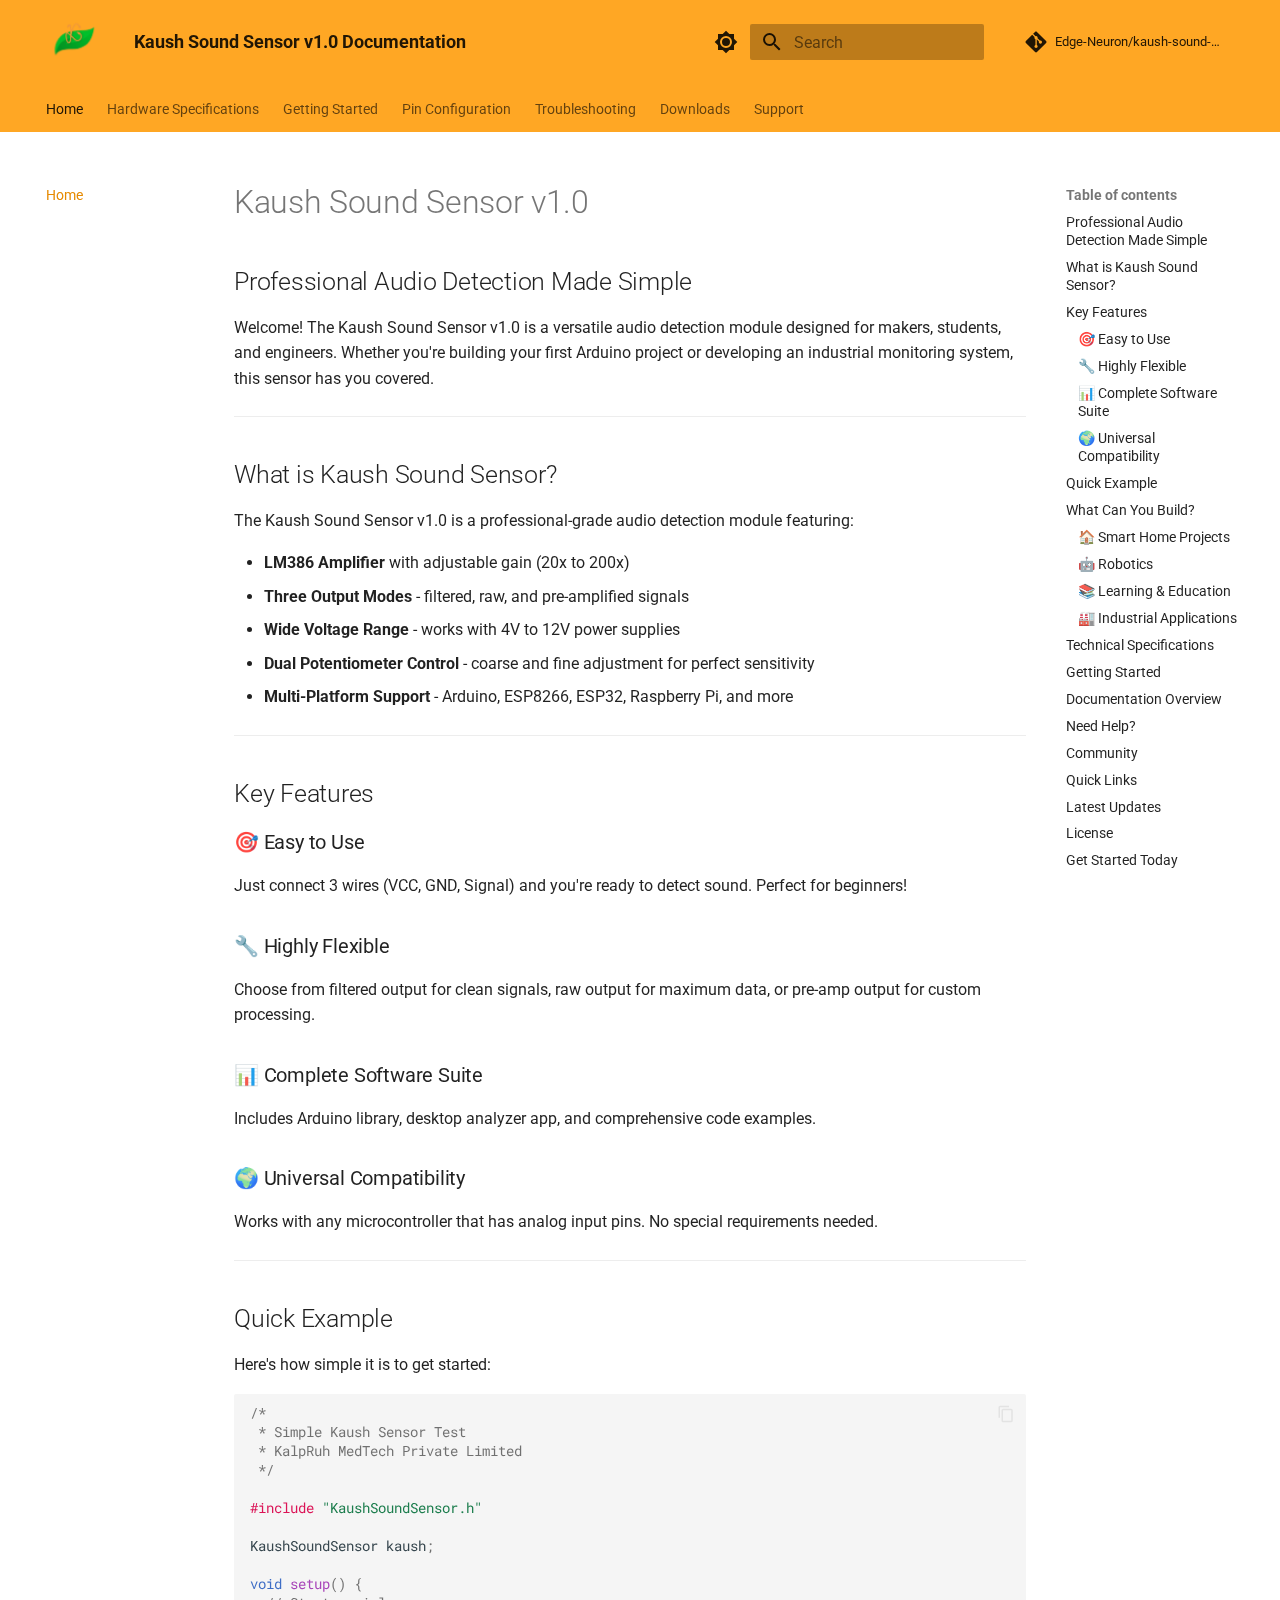
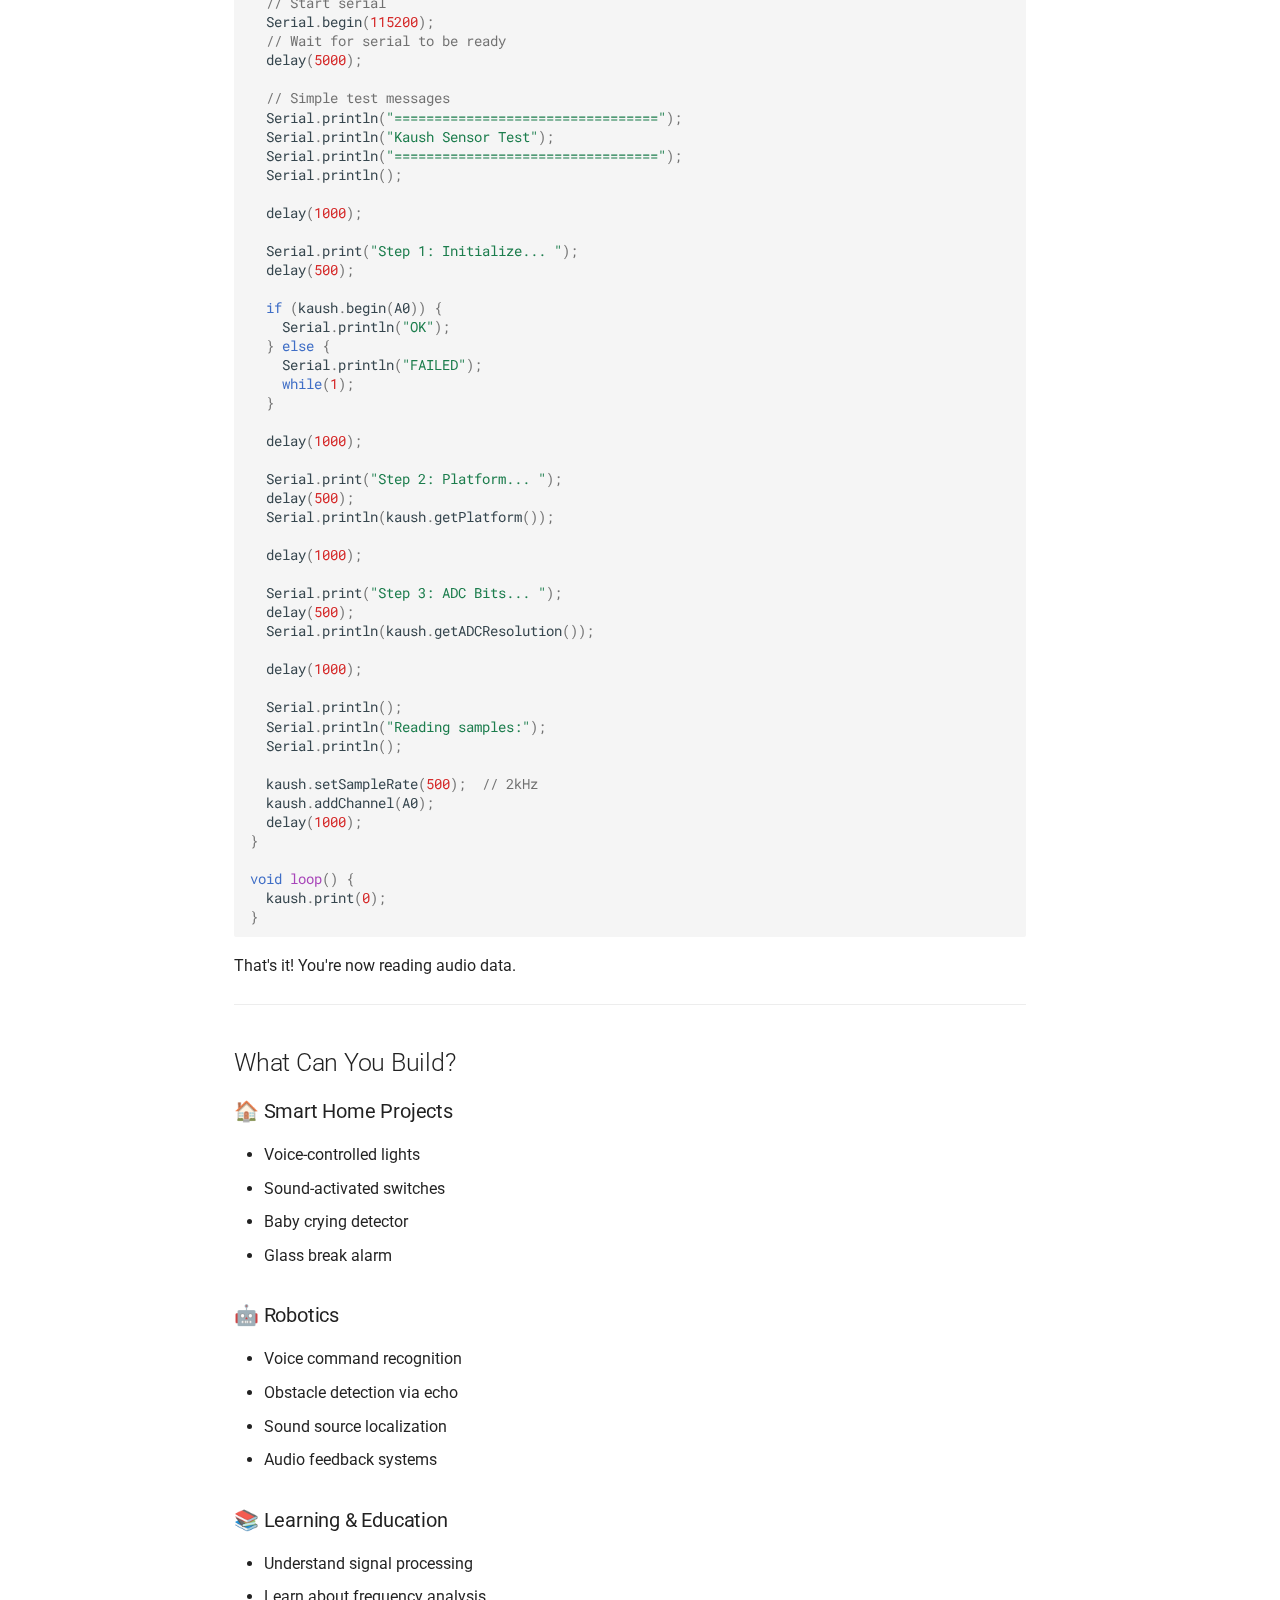
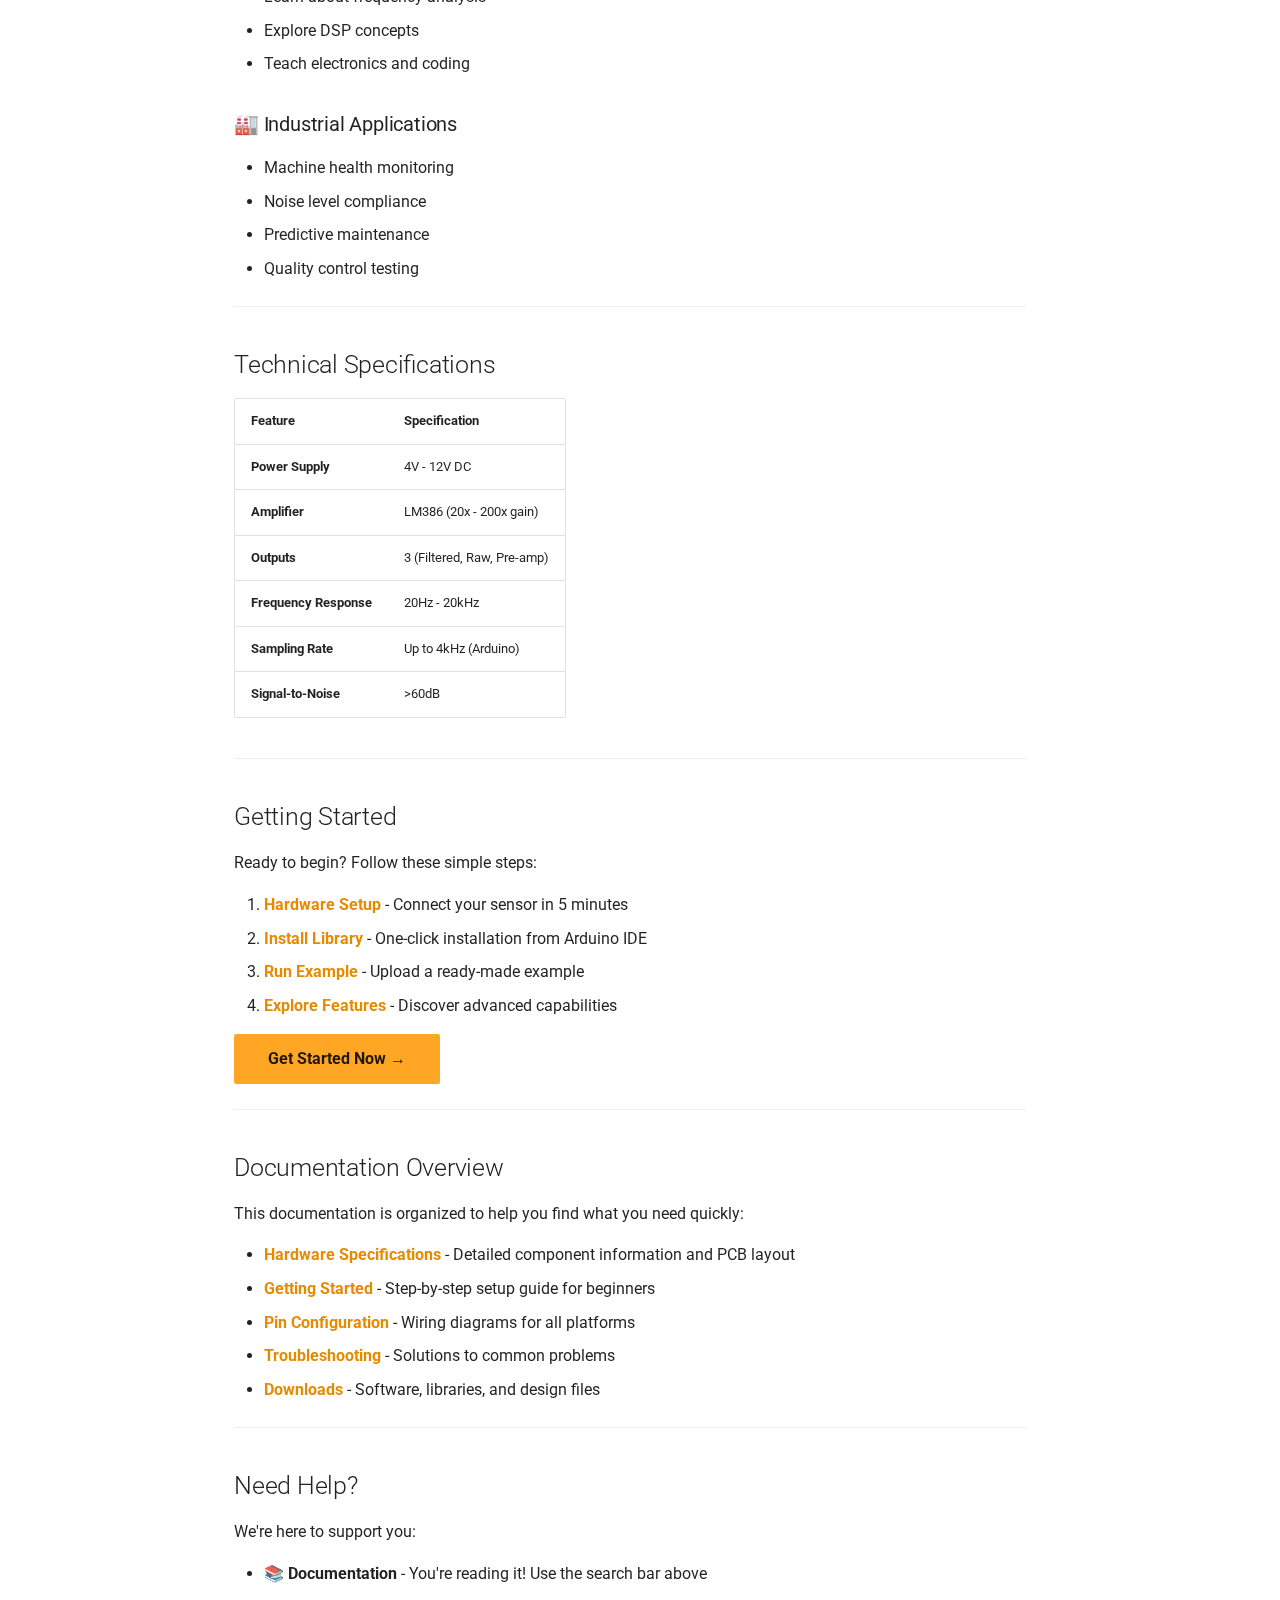
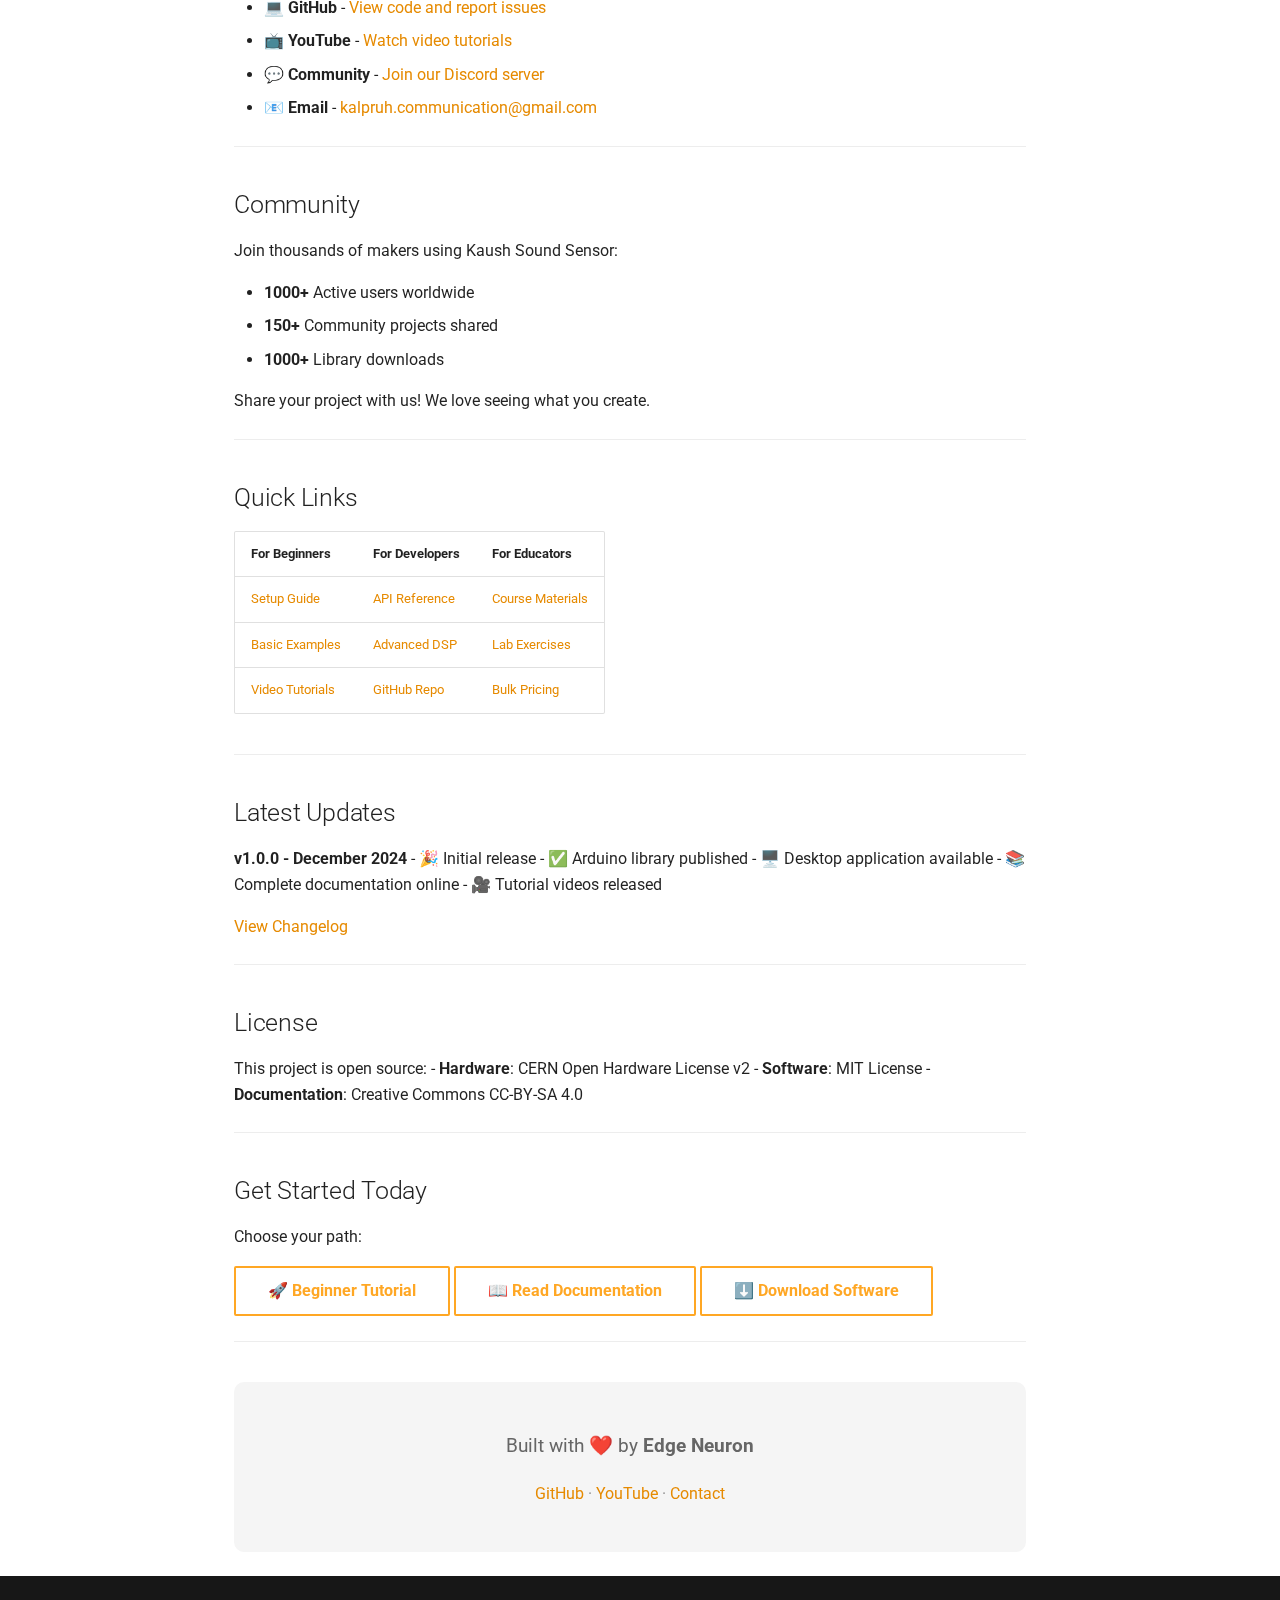
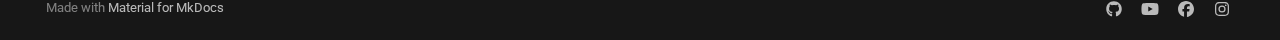
<file: index.html>
<!doctype html>
<html lang="en" class="no-js">
  <head>
    
      <meta charset="utf-8">
      <meta name="viewport" content="width=device-width,initial-scale=1">
      
        <meta name="description" content="Complete guide for professional audio acquisition sensor">
      
      
        <meta name="author" content="Edge Neuron">
      
      
        <link rel="canonical" href="https://yourusername.github.io/kaush-sound-sensor-docs/">
      
      
      
        <link rel="next" href="hardware-specs/">
      
      
      <link rel="icon" href="images/logo/kalpruh.png">
      <meta name="generator" content="mkdocs-1.6.1, mkdocs-material-9.6.20">
    
    
      
        <title>Kaush Sound Sensor v1.0 Documentation</title>
      
    
    
      <link rel="stylesheet" href="assets/stylesheets/main.e53b48f4.min.css">
      
        
        <link rel="stylesheet" href="assets/stylesheets/palette.06af60db.min.css">
      
      


    
    
      
    
    
      
        
        
        <link rel="preconnect" href="https://fonts.gstatic.com" crossorigin>
        <link rel="stylesheet" href="https://fonts.googleapis.com/css?family=Roboto:300,300i,400,400i,700,700i%7CRoboto+Mono:400,400i,700,700i&display=fallback">
        <style>:root{--md-text-font:"Roboto";--md-code-font:"Roboto Mono"}</style>
      
    
    
      <link rel="stylesheet" href="stylesheets/extra.css">
    
    <script>__md_scope=new URL(".",location),__md_hash=e=>[...e].reduce(((e,_)=>(e<<5)-e+_.charCodeAt(0)),0),__md_get=(e,_=localStorage,t=__md_scope)=>JSON.parse(_.getItem(t.pathname+"."+e)),__md_set=(e,_,t=localStorage,a=__md_scope)=>{try{t.setItem(a.pathname+"."+e,JSON.stringify(_))}catch(e){}}</script>
    
      
  


  
  

<script id="__analytics">function __md_analytics(){function e(){dataLayer.push(arguments)}window.dataLayer=window.dataLayer||[],e("js",new Date),e("config","G-2YE677NET0"),document.addEventListener("DOMContentLoaded",(function(){document.forms.search&&document.forms.search.query.addEventListener("blur",(function(){this.value&&e("event","search",{search_term:this.value})}));document$.subscribe((function(){var t=document.forms.feedback;if(void 0!==t)for(var a of t.querySelectorAll("[type=submit]"))a.addEventListener("click",(function(a){a.preventDefault();var n=document.location.pathname,d=this.getAttribute("data-md-value");e("event","feedback",{page:n,data:d}),t.firstElementChild.disabled=!0;var r=t.querySelector(".md-feedback__note [data-md-value='"+d+"']");r&&(r.hidden=!1)})),t.hidden=!1})),location$.subscribe((function(t){e("config","G-2YE677NET0",{page_path:t.pathname})}))}));var t=document.createElement("script");t.async=!0,t.src="https://www.googletagmanager.com/gtag/js?id=G-2YE677NET0",document.getElementById("__analytics").insertAdjacentElement("afterEnd",t)}</script>
  
    <script>"undefined"!=typeof __md_analytics&&__md_analytics()</script>
  

    
    
    
  </head>
  
  
    
    
      
    
    
    
    
    <body dir="ltr" data-md-color-scheme="default" data-md-color-primary="orange" data-md-color-accent="light-green">
  
    
    <input class="md-toggle" data-md-toggle="drawer" type="checkbox" id="__drawer" autocomplete="off">
    <input class="md-toggle" data-md-toggle="search" type="checkbox" id="__search" autocomplete="off">
    <label class="md-overlay" for="__drawer"></label>
    <div data-md-component="skip">
      
        
        <a href="#kaush-sound-sensor-v10" class="md-skip">
          Skip to content
        </a>
      
    </div>
    <div data-md-component="announce">
      
    </div>
    
    
      

<header class="md-header" data-md-component="header">
  <nav class="md-header__inner md-grid" aria-label="Header">
    <a href="." title="Kaush Sound Sensor v1.0 Documentation" class="md-header__button md-logo" aria-label="Kaush Sound Sensor v1.0 Documentation" data-md-component="logo">
      
  <img src="images/logo/kalpruh.png" alt="logo">

    </a>
    <label class="md-header__button md-icon" for="__drawer">
      
      <svg xmlns="http://www.w3.org/2000/svg" viewBox="0 0 24 24"><path d="M3 6h18v2H3zm0 5h18v2H3zm0 5h18v2H3z"/></svg>
    </label>
    <div class="md-header__title" data-md-component="header-title">
      <div class="md-header__ellipsis">
        <div class="md-header__topic">
          <span class="md-ellipsis">
            Kaush Sound Sensor v1.0 Documentation
          </span>
        </div>
        <div class="md-header__topic" data-md-component="header-topic">
          <span class="md-ellipsis">
            
              Home
            
          </span>
        </div>
      </div>
    </div>
    
      
        <form class="md-header__option" data-md-component="palette">
  
    
    
    
    <input class="md-option" data-md-color-media="" data-md-color-scheme="default" data-md-color-primary="orange" data-md-color-accent="light-green"  aria-label="Switch to dark mode"  type="radio" name="__palette" id="__palette_0">
    
      <label class="md-header__button md-icon" title="Switch to dark mode" for="__palette_1" hidden>
        <svg xmlns="http://www.w3.org/2000/svg" viewBox="0 0 24 24"><path d="M12 8a4 4 0 0 0-4 4 4 4 0 0 0 4 4 4 4 0 0 0 4-4 4 4 0 0 0-4-4m0 10a6 6 0 0 1-6-6 6 6 0 0 1 6-6 6 6 0 0 1 6 6 6 6 0 0 1-6 6m8-9.31V4h-4.69L12 .69 8.69 4H4v4.69L.69 12 4 15.31V20h4.69L12 23.31 15.31 20H20v-4.69L23.31 12z"/></svg>
      </label>
    
  
    
    
    
    <input class="md-option" data-md-color-media="" data-md-color-scheme="slate" data-md-color-primary="orange" data-md-color-accent="light-green"  aria-label="Switch to light mode"  type="radio" name="__palette" id="__palette_1">
    
      <label class="md-header__button md-icon" title="Switch to light mode" for="__palette_0" hidden>
        <svg xmlns="http://www.w3.org/2000/svg" viewBox="0 0 24 24"><path d="M12 18c-.89 0-1.74-.2-2.5-.55C11.56 16.5 13 14.42 13 12s-1.44-4.5-3.5-5.45C10.26 6.2 11.11 6 12 6a6 6 0 0 1 6 6 6 6 0 0 1-6 6m8-9.31V4h-4.69L12 .69 8.69 4H4v4.69L.69 12 4 15.31V20h4.69L12 23.31 15.31 20H20v-4.69L23.31 12z"/></svg>
      </label>
    
  
</form>
      
    
    
      <script>var palette=__md_get("__palette");if(palette&&palette.color){if("(prefers-color-scheme)"===palette.color.media){var media=matchMedia("(prefers-color-scheme: light)"),input=document.querySelector(media.matches?"[data-md-color-media='(prefers-color-scheme: light)']":"[data-md-color-media='(prefers-color-scheme: dark)']");palette.color.media=input.getAttribute("data-md-color-media"),palette.color.scheme=input.getAttribute("data-md-color-scheme"),palette.color.primary=input.getAttribute("data-md-color-primary"),palette.color.accent=input.getAttribute("data-md-color-accent")}for(var[key,value]of Object.entries(palette.color))document.body.setAttribute("data-md-color-"+key,value)}</script>
    
    
    
      
      
        <label class="md-header__button md-icon" for="__search">
          
          <svg xmlns="http://www.w3.org/2000/svg" viewBox="0 0 24 24"><path d="M9.5 3A6.5 6.5 0 0 1 16 9.5c0 1.61-.59 3.09-1.56 4.23l.27.27h.79l5 5-1.5 1.5-5-5v-.79l-.27-.27A6.52 6.52 0 0 1 9.5 16 6.5 6.5 0 0 1 3 9.5 6.5 6.5 0 0 1 9.5 3m0 2C7 5 5 7 5 9.5S7 14 9.5 14 14 12 14 9.5 12 5 9.5 5"/></svg>
        </label>
        <div class="md-search" data-md-component="search" role="dialog">
  <label class="md-search__overlay" for="__search"></label>
  <div class="md-search__inner" role="search">
    <form class="md-search__form" name="search">
      <input type="text" class="md-search__input" name="query" aria-label="Search" placeholder="Search" autocapitalize="off" autocorrect="off" autocomplete="off" spellcheck="false" data-md-component="search-query" required>
      <label class="md-search__icon md-icon" for="__search">
        
        <svg xmlns="http://www.w3.org/2000/svg" viewBox="0 0 24 24"><path d="M9.5 3A6.5 6.5 0 0 1 16 9.5c0 1.61-.59 3.09-1.56 4.23l.27.27h.79l5 5-1.5 1.5-5-5v-.79l-.27-.27A6.52 6.52 0 0 1 9.5 16 6.5 6.5 0 0 1 3 9.5 6.5 6.5 0 0 1 9.5 3m0 2C7 5 5 7 5 9.5S7 14 9.5 14 14 12 14 9.5 12 5 9.5 5"/></svg>
        
        <svg xmlns="http://www.w3.org/2000/svg" viewBox="0 0 24 24"><path d="M20 11v2H8l5.5 5.5-1.42 1.42L4.16 12l7.92-7.92L13.5 5.5 8 11z"/></svg>
      </label>
      <nav class="md-search__options" aria-label="Search">
        
        <button type="reset" class="md-search__icon md-icon" title="Clear" aria-label="Clear" tabindex="-1">
          
          <svg xmlns="http://www.w3.org/2000/svg" viewBox="0 0 24 24"><path d="M19 6.41 17.59 5 12 10.59 6.41 5 5 6.41 10.59 12 5 17.59 6.41 19 12 13.41 17.59 19 19 17.59 13.41 12z"/></svg>
        </button>
      </nav>
      
        <div class="md-search__suggest" data-md-component="search-suggest"></div>
      
    </form>
    <div class="md-search__output">
      <div class="md-search__scrollwrap" tabindex="0" data-md-scrollfix>
        <div class="md-search-result" data-md-component="search-result">
          <div class="md-search-result__meta">
            Initializing search
          </div>
          <ol class="md-search-result__list" role="presentation"></ol>
        </div>
      </div>
    </div>
  </div>
</div>
      
    
    
      <div class="md-header__source">
        <a href="https://docs.kalpruh.com" title="Go to repository" class="md-source" data-md-component="source">
  <div class="md-source__icon md-icon">
    
    <svg xmlns="http://www.w3.org/2000/svg" viewBox="0 0 448 512"><!--! Font Awesome Free 7.0.0 by @fontawesome - https://fontawesome.com License - https://fontawesome.com/license/free (Icons: CC BY 4.0, Fonts: SIL OFL 1.1, Code: MIT License) Copyright 2025 Fonticons, Inc.--><path d="M439.6 236.1 244 40.5c-5.4-5.5-12.8-8.5-20.4-8.5s-15 3-20.4 8.4L162.5 81l51.5 51.5c27.1-9.1 52.7 16.8 43.4 43.7l49.7 49.7c34.2-11.8 61.2 31 35.5 56.7-26.5 26.5-70.2-2.9-56-37.3L240.3 199v121.9c25.3 12.5 22.3 41.8 9.1 55-6.4 6.4-15.2 10.1-24.3 10.1s-17.8-3.6-24.3-10.1c-17.6-17.6-11.1-46.9 11.2-56v-123c-20.8-8.5-24.6-30.7-18.6-45L142.6 101 8.5 235.1C3 240.6 0 247.9 0 255.5s3 15 8.5 20.4l195.6 195.7c5.4 5.4 12.7 8.4 20.4 8.4s15-3 20.4-8.4l194.7-194.7c5.4-5.4 8.4-12.8 8.4-20.4s-3-15-8.4-20.4"/></svg>
  </div>
  <div class="md-source__repository">
    Edge-Neuron/kaush-sound-sensor-docs
  </div>
</a>
      </div>
    
  </nav>
  
</header>
    
    <div class="md-container" data-md-component="container">
      
      
        
          
            
<nav class="md-tabs" aria-label="Tabs" data-md-component="tabs">
  <div class="md-grid">
    <ul class="md-tabs__list">
      
        
  
  
  
    
  
  
    <li class="md-tabs__item md-tabs__item--active">
      <a href="." class="md-tabs__link">
        
  
  
    
  
  Home

      </a>
    </li>
  

      
        
  
  
  
  
    <li class="md-tabs__item">
      <a href="hardware-specs/" class="md-tabs__link">
        
  
  
    
  
  Hardware Specifications

      </a>
    </li>
  

      
        
  
  
  
  
    <li class="md-tabs__item">
      <a href="getting-started/" class="md-tabs__link">
        
  
  
    
  
  Getting Started

      </a>
    </li>
  

      
        
  
  
  
  
    <li class="md-tabs__item">
      <a href="pin-config/" class="md-tabs__link">
        
  
  
    
  
  Pin Configuration

      </a>
    </li>
  

      
        
  
  
  
  
    <li class="md-tabs__item">
      <a href="troubleshooting/" class="md-tabs__link">
        
  
  
    
  
  Troubleshooting

      </a>
    </li>
  

      
        
  
  
  
  
    <li class="md-tabs__item">
      <a href="downloads/" class="md-tabs__link">
        
  
  
    
  
  Downloads

      </a>
    </li>
  

      
        
  
  
  
  
    <li class="md-tabs__item">
      <a href="support/" class="md-tabs__link">
        
  
  
    
  
  Support

      </a>
    </li>
  

      
    </ul>
  </div>
</nav>
          
        
      
      <main class="md-main" data-md-component="main">
        <div class="md-main__inner md-grid">
          
            
              
              <div class="md-sidebar md-sidebar--primary" data-md-component="sidebar" data-md-type="navigation" >
                <div class="md-sidebar__scrollwrap">
                  <div class="md-sidebar__inner">
                    


  


<nav class="md-nav md-nav--primary md-nav--lifted" aria-label="Navigation" data-md-level="0">
  <label class="md-nav__title" for="__drawer">
    <a href="." title="Kaush Sound Sensor v1.0 Documentation" class="md-nav__button md-logo" aria-label="Kaush Sound Sensor v1.0 Documentation" data-md-component="logo">
      
  <img src="images/logo/kalpruh.png" alt="logo">

    </a>
    Kaush Sound Sensor v1.0 Documentation
  </label>
  
    <div class="md-nav__source">
      <a href="https://docs.kalpruh.com" title="Go to repository" class="md-source" data-md-component="source">
  <div class="md-source__icon md-icon">
    
    <svg xmlns="http://www.w3.org/2000/svg" viewBox="0 0 448 512"><!--! Font Awesome Free 7.0.0 by @fontawesome - https://fontawesome.com License - https://fontawesome.com/license/free (Icons: CC BY 4.0, Fonts: SIL OFL 1.1, Code: MIT License) Copyright 2025 Fonticons, Inc.--><path d="M439.6 236.1 244 40.5c-5.4-5.5-12.8-8.5-20.4-8.5s-15 3-20.4 8.4L162.5 81l51.5 51.5c27.1-9.1 52.7 16.8 43.4 43.7l49.7 49.7c34.2-11.8 61.2 31 35.5 56.7-26.5 26.5-70.2-2.9-56-37.3L240.3 199v121.9c25.3 12.5 22.3 41.8 9.1 55-6.4 6.4-15.2 10.1-24.3 10.1s-17.8-3.6-24.3-10.1c-17.6-17.6-11.1-46.9 11.2-56v-123c-20.8-8.5-24.6-30.7-18.6-45L142.6 101 8.5 235.1C3 240.6 0 247.9 0 255.5s3 15 8.5 20.4l195.6 195.7c5.4 5.4 12.7 8.4 20.4 8.4s15-3 20.4-8.4l194.7-194.7c5.4-5.4 8.4-12.8 8.4-20.4s-3-15-8.4-20.4"/></svg>
  </div>
  <div class="md-source__repository">
    Edge-Neuron/kaush-sound-sensor-docs
  </div>
</a>
    </div>
  
  <ul class="md-nav__list" data-md-scrollfix>
    
      
      
  
  
    
  
  
  
    <li class="md-nav__item md-nav__item--active">
      
      <input class="md-nav__toggle md-toggle" type="checkbox" id="__toc">
      
      
        
      
      
        <label class="md-nav__link md-nav__link--active" for="__toc">
          
  
  
  <span class="md-ellipsis">
    Home
    
  </span>
  

          <span class="md-nav__icon md-icon"></span>
        </label>
      
      <a href="." class="md-nav__link md-nav__link--active">
        
  
  
  <span class="md-ellipsis">
    Home
    
  </span>
  

      </a>
      
        

<nav class="md-nav md-nav--secondary" aria-label="Table of contents">
  
  
  
    
  
  
    <label class="md-nav__title" for="__toc">
      <span class="md-nav__icon md-icon"></span>
      Table of contents
    </label>
    <ul class="md-nav__list" data-md-component="toc" data-md-scrollfix>
      
        <li class="md-nav__item">
  <a href="#professional-audio-detection-made-simple" class="md-nav__link">
    <span class="md-ellipsis">
      Professional Audio Detection Made Simple
    </span>
  </a>
  
</li>
      
        <li class="md-nav__item">
  <a href="#what-is-kaush-sound-sensor" class="md-nav__link">
    <span class="md-ellipsis">
      What is Kaush Sound Sensor?
    </span>
  </a>
  
</li>
      
        <li class="md-nav__item">
  <a href="#key-features" class="md-nav__link">
    <span class="md-ellipsis">
      Key Features
    </span>
  </a>
  
    <nav class="md-nav" aria-label="Key Features">
      <ul class="md-nav__list">
        
          <li class="md-nav__item">
  <a href="#easy-to-use" class="md-nav__link">
    <span class="md-ellipsis">
      🎯 Easy to Use
    </span>
  </a>
  
</li>
        
          <li class="md-nav__item">
  <a href="#highly-flexible" class="md-nav__link">
    <span class="md-ellipsis">
      🔧 Highly Flexible
    </span>
  </a>
  
</li>
        
          <li class="md-nav__item">
  <a href="#complete-software-suite" class="md-nav__link">
    <span class="md-ellipsis">
      📊 Complete Software Suite
    </span>
  </a>
  
</li>
        
          <li class="md-nav__item">
  <a href="#universal-compatibility" class="md-nav__link">
    <span class="md-ellipsis">
      🌍 Universal Compatibility
    </span>
  </a>
  
</li>
        
      </ul>
    </nav>
  
</li>
      
        <li class="md-nav__item">
  <a href="#quick-example" class="md-nav__link">
    <span class="md-ellipsis">
      Quick Example
    </span>
  </a>
  
</li>
      
        <li class="md-nav__item">
  <a href="#what-can-you-build" class="md-nav__link">
    <span class="md-ellipsis">
      What Can You Build?
    </span>
  </a>
  
    <nav class="md-nav" aria-label="What Can You Build?">
      <ul class="md-nav__list">
        
          <li class="md-nav__item">
  <a href="#smart-home-projects" class="md-nav__link">
    <span class="md-ellipsis">
      🏠 Smart Home Projects
    </span>
  </a>
  
</li>
        
          <li class="md-nav__item">
  <a href="#robotics" class="md-nav__link">
    <span class="md-ellipsis">
      🤖 Robotics
    </span>
  </a>
  
</li>
        
          <li class="md-nav__item">
  <a href="#learning-education" class="md-nav__link">
    <span class="md-ellipsis">
      📚 Learning &amp; Education
    </span>
  </a>
  
</li>
        
          <li class="md-nav__item">
  <a href="#industrial-applications" class="md-nav__link">
    <span class="md-ellipsis">
      🏭 Industrial Applications
    </span>
  </a>
  
</li>
        
      </ul>
    </nav>
  
</li>
      
        <li class="md-nav__item">
  <a href="#technical-specifications" class="md-nav__link">
    <span class="md-ellipsis">
      Technical Specifications
    </span>
  </a>
  
</li>
      
        <li class="md-nav__item">
  <a href="#getting-started" class="md-nav__link">
    <span class="md-ellipsis">
      Getting Started
    </span>
  </a>
  
</li>
      
        <li class="md-nav__item">
  <a href="#documentation-overview" class="md-nav__link">
    <span class="md-ellipsis">
      Documentation Overview
    </span>
  </a>
  
</li>
      
        <li class="md-nav__item">
  <a href="#need-help" class="md-nav__link">
    <span class="md-ellipsis">
      Need Help?
    </span>
  </a>
  
</li>
      
        <li class="md-nav__item">
  <a href="#community" class="md-nav__link">
    <span class="md-ellipsis">
      Community
    </span>
  </a>
  
</li>
      
        <li class="md-nav__item">
  <a href="#quick-links" class="md-nav__link">
    <span class="md-ellipsis">
      Quick Links
    </span>
  </a>
  
</li>
      
        <li class="md-nav__item">
  <a href="#latest-updates" class="md-nav__link">
    <span class="md-ellipsis">
      Latest Updates
    </span>
  </a>
  
</li>
      
        <li class="md-nav__item">
  <a href="#license" class="md-nav__link">
    <span class="md-ellipsis">
      License
    </span>
  </a>
  
</li>
      
        <li class="md-nav__item">
  <a href="#get-started-today" class="md-nav__link">
    <span class="md-ellipsis">
      Get Started Today
    </span>
  </a>
  
</li>
      
    </ul>
  
</nav>
      
    </li>
  

    
      
      
  
  
  
  
    <li class="md-nav__item">
      <a href="hardware-specs/" class="md-nav__link">
        
  
  
  <span class="md-ellipsis">
    Hardware Specifications
    
  </span>
  

      </a>
    </li>
  

    
      
      
  
  
  
  
    <li class="md-nav__item">
      <a href="getting-started/" class="md-nav__link">
        
  
  
  <span class="md-ellipsis">
    Getting Started
    
  </span>
  

      </a>
    </li>
  

    
      
      
  
  
  
  
    <li class="md-nav__item">
      <a href="pin-config/" class="md-nav__link">
        
  
  
  <span class="md-ellipsis">
    Pin Configuration
    
  </span>
  

      </a>
    </li>
  

    
      
      
  
  
  
  
    <li class="md-nav__item">
      <a href="troubleshooting/" class="md-nav__link">
        
  
  
  <span class="md-ellipsis">
    Troubleshooting
    
  </span>
  

      </a>
    </li>
  

    
      
      
  
  
  
  
    <li class="md-nav__item">
      <a href="downloads/" class="md-nav__link">
        
  
  
  <span class="md-ellipsis">
    Downloads
    
  </span>
  

      </a>
    </li>
  

    
      
      
  
  
  
  
    <li class="md-nav__item">
      <a href="support/" class="md-nav__link">
        
  
  
  <span class="md-ellipsis">
    Support
    
  </span>
  

      </a>
    </li>
  

    
  </ul>
</nav>
                  </div>
                </div>
              </div>
            
            
              
              <div class="md-sidebar md-sidebar--secondary" data-md-component="sidebar" data-md-type="toc" >
                <div class="md-sidebar__scrollwrap">
                  <div class="md-sidebar__inner">
                    

<nav class="md-nav md-nav--secondary" aria-label="Table of contents">
  
  
  
    
  
  
    <label class="md-nav__title" for="__toc">
      <span class="md-nav__icon md-icon"></span>
      Table of contents
    </label>
    <ul class="md-nav__list" data-md-component="toc" data-md-scrollfix>
      
        <li class="md-nav__item">
  <a href="#professional-audio-detection-made-simple" class="md-nav__link">
    <span class="md-ellipsis">
      Professional Audio Detection Made Simple
    </span>
  </a>
  
</li>
      
        <li class="md-nav__item">
  <a href="#what-is-kaush-sound-sensor" class="md-nav__link">
    <span class="md-ellipsis">
      What is Kaush Sound Sensor?
    </span>
  </a>
  
</li>
      
        <li class="md-nav__item">
  <a href="#key-features" class="md-nav__link">
    <span class="md-ellipsis">
      Key Features
    </span>
  </a>
  
    <nav class="md-nav" aria-label="Key Features">
      <ul class="md-nav__list">
        
          <li class="md-nav__item">
  <a href="#easy-to-use" class="md-nav__link">
    <span class="md-ellipsis">
      🎯 Easy to Use
    </span>
  </a>
  
</li>
        
          <li class="md-nav__item">
  <a href="#highly-flexible" class="md-nav__link">
    <span class="md-ellipsis">
      🔧 Highly Flexible
    </span>
  </a>
  
</li>
        
          <li class="md-nav__item">
  <a href="#complete-software-suite" class="md-nav__link">
    <span class="md-ellipsis">
      📊 Complete Software Suite
    </span>
  </a>
  
</li>
        
          <li class="md-nav__item">
  <a href="#universal-compatibility" class="md-nav__link">
    <span class="md-ellipsis">
      🌍 Universal Compatibility
    </span>
  </a>
  
</li>
        
      </ul>
    </nav>
  
</li>
      
        <li class="md-nav__item">
  <a href="#quick-example" class="md-nav__link">
    <span class="md-ellipsis">
      Quick Example
    </span>
  </a>
  
</li>
      
        <li class="md-nav__item">
  <a href="#what-can-you-build" class="md-nav__link">
    <span class="md-ellipsis">
      What Can You Build?
    </span>
  </a>
  
    <nav class="md-nav" aria-label="What Can You Build?">
      <ul class="md-nav__list">
        
          <li class="md-nav__item">
  <a href="#smart-home-projects" class="md-nav__link">
    <span class="md-ellipsis">
      🏠 Smart Home Projects
    </span>
  </a>
  
</li>
        
          <li class="md-nav__item">
  <a href="#robotics" class="md-nav__link">
    <span class="md-ellipsis">
      🤖 Robotics
    </span>
  </a>
  
</li>
        
          <li class="md-nav__item">
  <a href="#learning-education" class="md-nav__link">
    <span class="md-ellipsis">
      📚 Learning &amp; Education
    </span>
  </a>
  
</li>
        
          <li class="md-nav__item">
  <a href="#industrial-applications" class="md-nav__link">
    <span class="md-ellipsis">
      🏭 Industrial Applications
    </span>
  </a>
  
</li>
        
      </ul>
    </nav>
  
</li>
      
        <li class="md-nav__item">
  <a href="#technical-specifications" class="md-nav__link">
    <span class="md-ellipsis">
      Technical Specifications
    </span>
  </a>
  
</li>
      
        <li class="md-nav__item">
  <a href="#getting-started" class="md-nav__link">
    <span class="md-ellipsis">
      Getting Started
    </span>
  </a>
  
</li>
      
        <li class="md-nav__item">
  <a href="#documentation-overview" class="md-nav__link">
    <span class="md-ellipsis">
      Documentation Overview
    </span>
  </a>
  
</li>
      
        <li class="md-nav__item">
  <a href="#need-help" class="md-nav__link">
    <span class="md-ellipsis">
      Need Help?
    </span>
  </a>
  
</li>
      
        <li class="md-nav__item">
  <a href="#community" class="md-nav__link">
    <span class="md-ellipsis">
      Community
    </span>
  </a>
  
</li>
      
        <li class="md-nav__item">
  <a href="#quick-links" class="md-nav__link">
    <span class="md-ellipsis">
      Quick Links
    </span>
  </a>
  
</li>
      
        <li class="md-nav__item">
  <a href="#latest-updates" class="md-nav__link">
    <span class="md-ellipsis">
      Latest Updates
    </span>
  </a>
  
</li>
      
        <li class="md-nav__item">
  <a href="#license" class="md-nav__link">
    <span class="md-ellipsis">
      License
    </span>
  </a>
  
</li>
      
        <li class="md-nav__item">
  <a href="#get-started-today" class="md-nav__link">
    <span class="md-ellipsis">
      Get Started Today
    </span>
  </a>
  
</li>
      
    </ul>
  
</nav>
                  </div>
                </div>
              </div>
            
          
          
            <div class="md-content" data-md-component="content">
              <article class="md-content__inner md-typeset">
                
                  


  
  


<h1 id="kaush-sound-sensor-v10">Kaush Sound Sensor v1.0<a class="headerlink" href="#kaush-sound-sensor-v10" title="Permanent link">&para;</a></h1>
<h2 id="professional-audio-detection-made-simple">Professional Audio Detection Made Simple<a class="headerlink" href="#professional-audio-detection-made-simple" title="Permanent link">&para;</a></h2>
<p>Welcome! The Kaush Sound Sensor v1.0 is a versatile audio detection module designed for makers, students, and engineers. Whether you're building your first Arduino project or developing an industrial monitoring system, this sensor has you covered.</p>
<hr />
<h2 id="what-is-kaush-sound-sensor">What is Kaush Sound Sensor?<a class="headerlink" href="#what-is-kaush-sound-sensor" title="Permanent link">&para;</a></h2>
<p>The Kaush Sound Sensor v1.0 is a professional-grade audio detection module featuring:</p>
<ul>
<li><strong>LM386 Amplifier</strong> with adjustable gain (20x to 200x)</li>
<li><strong>Three Output Modes</strong> - filtered, raw, and pre-amplified signals</li>
<li><strong>Wide Voltage Range</strong> - works with 4V to 12V power supplies</li>
<li><strong>Dual Potentiometer Control</strong> - coarse and fine adjustment for perfect sensitivity</li>
<li><strong>Multi-Platform Support</strong> - Arduino, ESP8266, ESP32, Raspberry Pi, and more</li>
</ul>
<hr />
<h2 id="key-features">Key Features<a class="headerlink" href="#key-features" title="Permanent link">&para;</a></h2>
<h3 id="easy-to-use">🎯 Easy to Use<a class="headerlink" href="#easy-to-use" title="Permanent link">&para;</a></h3>
<p>Just connect 3 wires (VCC, GND, Signal) and you're ready to detect sound. Perfect for beginners!</p>
<h3 id="highly-flexible">🔧 Highly Flexible<a class="headerlink" href="#highly-flexible" title="Permanent link">&para;</a></h3>
<p>Choose from filtered output for clean signals, raw output for maximum data, or pre-amp output for custom processing.</p>
<h3 id="complete-software-suite">📊 Complete Software Suite<a class="headerlink" href="#complete-software-suite" title="Permanent link">&para;</a></h3>
<p>Includes Arduino library, desktop analyzer app, and comprehensive code examples.</p>
<h3 id="universal-compatibility">🌍 Universal Compatibility<a class="headerlink" href="#universal-compatibility" title="Permanent link">&para;</a></h3>
<p>Works with any microcontroller that has analog input pins. No special requirements needed.</p>
<hr />
<h2 id="quick-example">Quick Example<a class="headerlink" href="#quick-example" title="Permanent link">&para;</a></h2>
<p>Here's how simple it is to get started:
<div class="highlight"><pre><span></span><code><span class="cm">/*</span>
<span class="cm"> * Simple Kaush Sensor Test</span>
<span class="cm"> * KalpRuh MedTech Private Limited</span>
<span class="cm"> */</span>

<span class="cp">#include</span><span class="w"> </span><span class="cpf">&quot;KaushSoundSensor.h&quot;</span>

<span class="n">KaushSoundSensor</span><span class="w"> </span><span class="n">kaush</span><span class="p">;</span>

<span class="kt">void</span><span class="w"> </span><span class="nf">setup</span><span class="p">()</span><span class="w"> </span><span class="p">{</span>
<span class="w">  </span><span class="c1">// Start serial</span>
<span class="w">  </span><span class="n">Serial</span><span class="p">.</span><span class="n">begin</span><span class="p">(</span><span class="mi">115200</span><span class="p">);</span>
<span class="w">  </span><span class="c1">// Wait for serial to be ready</span>
<span class="w">  </span><span class="n">delay</span><span class="p">(</span><span class="mi">5000</span><span class="p">);</span>

<span class="w">  </span><span class="c1">// Simple test messages</span>
<span class="w">  </span><span class="n">Serial</span><span class="p">.</span><span class="n">println</span><span class="p">(</span><span class="s">&quot;=================================&quot;</span><span class="p">);</span>
<span class="w">  </span><span class="n">Serial</span><span class="p">.</span><span class="n">println</span><span class="p">(</span><span class="s">&quot;Kaush Sensor Test&quot;</span><span class="p">);</span>
<span class="w">  </span><span class="n">Serial</span><span class="p">.</span><span class="n">println</span><span class="p">(</span><span class="s">&quot;=================================&quot;</span><span class="p">);</span>
<span class="w">  </span><span class="n">Serial</span><span class="p">.</span><span class="n">println</span><span class="p">();</span>

<span class="w">  </span><span class="n">delay</span><span class="p">(</span><span class="mi">1000</span><span class="p">);</span>

<span class="w">  </span><span class="n">Serial</span><span class="p">.</span><span class="n">print</span><span class="p">(</span><span class="s">&quot;Step 1: Initialize... &quot;</span><span class="p">);</span>
<span class="w">  </span><span class="n">delay</span><span class="p">(</span><span class="mi">500</span><span class="p">);</span>

<span class="w">  </span><span class="k">if</span><span class="w"> </span><span class="p">(</span><span class="n">kaush</span><span class="p">.</span><span class="n">begin</span><span class="p">(</span><span class="n">A0</span><span class="p">))</span><span class="w"> </span><span class="p">{</span>
<span class="w">    </span><span class="n">Serial</span><span class="p">.</span><span class="n">println</span><span class="p">(</span><span class="s">&quot;OK&quot;</span><span class="p">);</span>
<span class="w">  </span><span class="p">}</span><span class="w"> </span><span class="k">else</span><span class="w"> </span><span class="p">{</span>
<span class="w">    </span><span class="n">Serial</span><span class="p">.</span><span class="n">println</span><span class="p">(</span><span class="s">&quot;FAILED&quot;</span><span class="p">);</span>
<span class="w">    </span><span class="k">while</span><span class="p">(</span><span class="mi">1</span><span class="p">);</span>
<span class="w">  </span><span class="p">}</span>

<span class="w">  </span><span class="n">delay</span><span class="p">(</span><span class="mi">1000</span><span class="p">);</span>

<span class="w">  </span><span class="n">Serial</span><span class="p">.</span><span class="n">print</span><span class="p">(</span><span class="s">&quot;Step 2: Platform... &quot;</span><span class="p">);</span>
<span class="w">  </span><span class="n">delay</span><span class="p">(</span><span class="mi">500</span><span class="p">);</span>
<span class="w">  </span><span class="n">Serial</span><span class="p">.</span><span class="n">println</span><span class="p">(</span><span class="n">kaush</span><span class="p">.</span><span class="n">getPlatform</span><span class="p">());</span>

<span class="w">  </span><span class="n">delay</span><span class="p">(</span><span class="mi">1000</span><span class="p">);</span>

<span class="w">  </span><span class="n">Serial</span><span class="p">.</span><span class="n">print</span><span class="p">(</span><span class="s">&quot;Step 3: ADC Bits... &quot;</span><span class="p">);</span>
<span class="w">  </span><span class="n">delay</span><span class="p">(</span><span class="mi">500</span><span class="p">);</span>
<span class="w">  </span><span class="n">Serial</span><span class="p">.</span><span class="n">println</span><span class="p">(</span><span class="n">kaush</span><span class="p">.</span><span class="n">getADCResolution</span><span class="p">());</span>

<span class="w">  </span><span class="n">delay</span><span class="p">(</span><span class="mi">1000</span><span class="p">);</span>

<span class="w">  </span><span class="n">Serial</span><span class="p">.</span><span class="n">println</span><span class="p">();</span>
<span class="w">  </span><span class="n">Serial</span><span class="p">.</span><span class="n">println</span><span class="p">(</span><span class="s">&quot;Reading samples:&quot;</span><span class="p">);</span>
<span class="w">  </span><span class="n">Serial</span><span class="p">.</span><span class="n">println</span><span class="p">();</span>

<span class="w">  </span><span class="n">kaush</span><span class="p">.</span><span class="n">setSampleRate</span><span class="p">(</span><span class="mi">500</span><span class="p">);</span><span class="w">  </span><span class="c1">// 2kHz</span>
<span class="w">  </span><span class="n">kaush</span><span class="p">.</span><span class="n">addChannel</span><span class="p">(</span><span class="n">A0</span><span class="p">);</span>
<span class="w">  </span><span class="n">delay</span><span class="p">(</span><span class="mi">1000</span><span class="p">);</span>
<span class="p">}</span>

<span class="kt">void</span><span class="w"> </span><span class="nf">loop</span><span class="p">()</span><span class="w"> </span><span class="p">{</span>
<span class="w">  </span><span class="n">kaush</span><span class="p">.</span><span class="n">print</span><span class="p">(</span><span class="mi">0</span><span class="p">);</span><span class="w">  </span>
<span class="p">}</span>
</code></pre></div></p>
<p>That's it! You're now reading audio data.</p>
<hr />
<h2 id="what-can-you-build">What Can You Build?<a class="headerlink" href="#what-can-you-build" title="Permanent link">&para;</a></h2>
<h3 id="smart-home-projects">🏠 Smart Home Projects<a class="headerlink" href="#smart-home-projects" title="Permanent link">&para;</a></h3>
<ul>
<li>Voice-controlled lights</li>
<li>Sound-activated switches</li>
<li>Baby crying detector</li>
<li>Glass break alarm</li>
</ul>
<h3 id="robotics">🤖 Robotics<a class="headerlink" href="#robotics" title="Permanent link">&para;</a></h3>
<ul>
<li>Voice command recognition</li>
<li>Obstacle detection via echo</li>
<li>Sound source localization</li>
<li>Audio feedback systems</li>
</ul>
<h3 id="learning-education">📚 Learning &amp; Education<a class="headerlink" href="#learning-education" title="Permanent link">&para;</a></h3>
<ul>
<li>Understand signal processing</li>
<li>Learn about frequency analysis</li>
<li>Explore DSP concepts</li>
<li>Teach electronics and coding</li>
</ul>
<h3 id="industrial-applications">🏭 Industrial Applications<a class="headerlink" href="#industrial-applications" title="Permanent link">&para;</a></h3>
<ul>
<li>Machine health monitoring</li>
<li>Noise level compliance</li>
<li>Predictive maintenance</li>
<li>Quality control testing</li>
</ul>
<hr />
<h2 id="technical-specifications">Technical Specifications<a class="headerlink" href="#technical-specifications" title="Permanent link">&para;</a></h2>
<table>
<thead>
<tr>
<th>Feature</th>
<th>Specification</th>
</tr>
</thead>
<tbody>
<tr>
<td><strong>Power Supply</strong></td>
<td>4V - 12V DC</td>
</tr>
<tr>
<td><strong>Amplifier</strong></td>
<td>LM386 (20x - 200x gain)</td>
</tr>
<tr>
<td><strong>Outputs</strong></td>
<td>3 (Filtered, Raw, Pre-amp)</td>
</tr>
<tr>
<td><strong>Frequency Response</strong></td>
<td>20Hz - 20kHz</td>
</tr>
<tr>
<td><strong>Sampling Rate</strong></td>
<td>Up to 4kHz (Arduino)</td>
</tr>
<tr>
<td><strong>Signal-to-Noise</strong></td>
<td>&gt;60dB</td>
</tr>
</tbody>
</table>
<hr />
<h2 id="getting-started">Getting Started<a class="headerlink" href="#getting-started" title="Permanent link">&para;</a></h2>
<p>Ready to begin? Follow these simple steps:</p>
<ol>
<li><strong><a href="getting-started/">Hardware Setup</a></strong> - Connect your sensor in 5 minutes</li>
<li><strong><a href="getting-started/#step-2-install-library">Install Library</a></strong> - One-click installation from Arduino IDE</li>
<li><strong><a href="code-examples.md">Run Example</a></strong> - Upload a ready-made example</li>
<li><strong><a href="software-ui.md">Explore Features</a></strong> - Discover advanced capabilities</li>
</ol>
<p><a class="md-button md-button--primary" href="getting-started/">Get Started Now →</a></p>
<hr />
<h2 id="documentation-overview">Documentation Overview<a class="headerlink" href="#documentation-overview" title="Permanent link">&para;</a></h2>
<p>This documentation is organized to help you find what you need quickly:</p>
<ul>
<li><strong><a href="hardware-specs/">Hardware Specifications</a></strong> - Detailed component information and PCB layout</li>
<li><strong><a href="getting-started/">Getting Started</a></strong> - Step-by-step setup guide for beginners</li>
<li><strong><a href="pin-config/">Pin Configuration</a></strong> - Wiring diagrams for all platforms</li>
<li><strong><a href="troubleshooting/">Troubleshooting</a></strong> - Solutions to common problems</li>
<li><strong><a href="downloads/">Downloads</a></strong> - Software, libraries, and design files</li>
</ul>
<hr />
<h2 id="need-help">Need Help?<a class="headerlink" href="#need-help" title="Permanent link">&para;</a></h2>
<p>We're here to support you:</p>
<ul>
<li>📚 <strong>Documentation</strong> - You're reading it! Use the search bar above</li>
<li>💻 <strong>GitHub</strong> - <a href="https://github.com/Edge-Neuron">View code and report issues</a></li>
<li>📺 <strong>YouTube</strong> - <a href="https://www.youtube.com/@EdgeNeuron">Watch video tutorials</a></li>
<li>💬 <strong>Community</strong> - <a href="https://discord.gg/YOUR_INVITE">Join our Discord server</a></li>
<li>📧 <strong>Email</strong> - <a href="&#109;&#97;&#105;&#108;&#116;&#111;&#58;&#107;&#97;&#108;&#112;&#114;&#117;&#104;&#46;&#99;&#111;&#109;&#109;&#117;&#110;&#105;&#99;&#97;&#116;&#105;&#111;&#110;&#64;&#103;&#109;&#97;&#105;&#108;&#46;&#99;&#111;&#109;">&#107;&#97;&#108;&#112;&#114;&#117;&#104;&#46;&#99;&#111;&#109;&#109;&#117;&#110;&#105;&#99;&#97;&#116;&#105;&#111;&#110;&#64;&#103;&#109;&#97;&#105;&#108;&#46;&#99;&#111;&#109;</a></li>
</ul>
<hr />
<h2 id="community">Community<a class="headerlink" href="#community" title="Permanent link">&para;</a></h2>
<p>Join thousands of makers using Kaush Sound Sensor:</p>
<ul>
<li><strong>1000+</strong> Active users worldwide</li>
<li><strong>150+</strong> Community projects shared</li>
<li><strong>1000+</strong> Library downloads</li>
</ul>
<p>Share your project with us! We love seeing what you create.</p>
<hr />
<h2 id="quick-links">Quick Links<a class="headerlink" href="#quick-links" title="Permanent link">&para;</a></h2>
<table>
<thead>
<tr>
<th>For Beginners</th>
<th>For Developers</th>
<th>For Educators</th>
</tr>
</thead>
<tbody>
<tr>
<td><a href="getting-started/">Setup Guide</a></td>
<td><a href="code-examples.md">API Reference</a></td>
<td><a href="downloads/">Course Materials</a></td>
</tr>
<tr>
<td><a href="code-examples.md">Basic Examples</a></td>
<td><a href="code-examples.md#advanced-dsp-examples">Advanced DSP</a></td>
<td><a href="applications.md">Lab Exercises</a></td>
</tr>
<tr>
<td><a href="https://www.youtube.com/@EdgeNeuron">Video Tutorials</a></td>
<td><a href="https://github.com/Edge-Neuron">GitHub Repo</a></td>
<td><a href="mailto:kalpruh.communication@gmail.com">Bulk Pricing</a></td>
</tr>
</tbody>
</table>
<hr />
<h2 id="latest-updates">Latest Updates<a class="headerlink" href="#latest-updates" title="Permanent link">&para;</a></h2>
<p><strong>v1.0.0 - December 2024</strong>
- 🎉 Initial release
- ✅ Arduino library published
- 🖥️ Desktop application available
- 📚 Complete documentation online
- 🎥 Tutorial videos released</p>
<p><a href="downloads/#version-history">View Changelog</a></p>
<hr />
<h2 id="license">License<a class="headerlink" href="#license" title="Permanent link">&para;</a></h2>
<p>This project is open source:
- <strong>Hardware</strong>: CERN Open Hardware License v2
- <strong>Software</strong>: MIT License
- <strong>Documentation</strong>: Creative Commons CC-BY-SA 4.0</p>
<hr />
<h2 id="get-started-today">Get Started Today<a class="headerlink" href="#get-started-today" title="Permanent link">&para;</a></h2>
<p>Choose your path:</p>
<p><a class="md-button" href="getting-started/">🚀 Beginner Tutorial</a>
<a class="md-button" href="hardware-specs/">📖 Read Documentation</a>
<a class="md-button" href="downloads/">⬇️ Download Software</a></p>
<hr />
<div style="text-align: center; padding: 30px; background: #f5f5f5; border-radius: 10px; margin-top: 40px;">
  <p style="font-size: 1.2em; color: #666;">
    Built with ❤️ by <strong>Edge Neuron</strong>
  </p>
  <p style="color: #999;">
    <a href="https://github.com/Edge-Neuron">GitHub</a> · 
    <a href="https://www.youtube.com/@EdgeNeuron">YouTube</a> · 
    <a href="mailto:kalpruh.communication@gmail.com">Contact</a>
  </p>
</div>









  




                
              </article>
            </div>
          
          
<script>var target=document.getElementById(location.hash.slice(1));target&&target.name&&(target.checked=target.name.startsWith("__tabbed_"))</script>
        </div>
        
          <button type="button" class="md-top md-icon" data-md-component="top" hidden>
  
  <svg xmlns="http://www.w3.org/2000/svg" viewBox="0 0 24 24"><path d="M13 20h-2V8l-5.5 5.5-1.42-1.42L12 4.16l7.92 7.92-1.42 1.42L13 8z"/></svg>
  Back to top
</button>
        
      </main>
      
        <footer class="md-footer">
  
  <div class="md-footer-meta md-typeset">
    <div class="md-footer-meta__inner md-grid">
      <div class="md-copyright">
  
  
    Made with
    <a href="https://squidfunk.github.io/mkdocs-material/" target="_blank" rel="noopener">
      Material for MkDocs
    </a>
  
</div>
      
        
<div class="md-social">
  
    
    
    
    
      
      
    
    <a href="https://github.com/Edge-Neuron" target="_blank" rel="noopener" title="github.com" class="md-social__link">
      <svg xmlns="http://www.w3.org/2000/svg" viewBox="0 0 512 512"><!--! Font Awesome Free 7.0.0 by @fontawesome - https://fontawesome.com License - https://fontawesome.com/license/free (Icons: CC BY 4.0, Fonts: SIL OFL 1.1, Code: MIT License) Copyright 2025 Fonticons, Inc.--><path d="M173.9 397.4c0 2-2.3 3.6-5.2 3.6-3.3.3-5.6-1.3-5.6-3.6 0-2 2.3-3.6 5.2-3.6 3-.3 5.6 1.3 5.6 3.6m-31.1-4.5c-.7 2 1.3 4.3 4.3 4.9 2.6 1 5.6 0 6.2-2s-1.3-4.3-4.3-5.2c-2.6-.7-5.5.3-6.2 2.3m44.2-1.7c-2.9.7-4.9 2.6-4.6 4.9.3 2 2.9 3.3 5.9 2.6 2.9-.7 4.9-2.6 4.6-4.6-.3-1.9-3-3.2-5.9-2.9M252.8 8C114.1 8 8 113.3 8 252c0 110.9 69.8 205.8 169.5 239.2 12.8 2.3 17.3-5.6 17.3-12.1 0-6.2-.3-40.4-.3-61.4 0 0-70 15-84.7-29.8 0 0-11.4-29.1-27.8-36.6 0 0-22.9-15.7 1.6-15.4 0 0 24.9 2 38.6 25.8 21.9 38.6 58.6 27.5 72.9 20.9 2.3-16 8.8-27.1 16-33.7-55.9-6.2-112.3-14.3-112.3-110.5 0-27.5 7.6-41.3 23.6-58.9-2.6-6.5-11.1-33.3 2.6-67.9 20.9-6.5 69 27 69 27 20-5.6 41.5-8.5 62.8-8.5s42.8 2.9 62.8 8.5c0 0 48.1-33.6 69-27 13.7 34.7 5.2 61.4 2.6 67.9 16 17.7 25.8 31.5 25.8 58.9 0 96.5-58.9 104.2-114.8 110.5 9.2 7.9 17 22.9 17 46.4 0 33.7-.3 75.4-.3 83.6 0 6.5 4.6 14.4 17.3 12.1C436.2 457.8 504 362.9 504 252 504 113.3 391.5 8 252.8 8M105.2 352.9c-1.3 1-1 3.3.7 5.2 1.6 1.6 3.9 2.3 5.2 1 1.3-1 1-3.3-.7-5.2-1.6-1.6-3.9-2.3-5.2-1m-10.8-8.1c-.7 1.3.3 2.9 2.3 3.9 1.6 1 3.6.7 4.3-.7.7-1.3-.3-2.9-2.3-3.9-2-.6-3.6-.3-4.3.7m32.4 35.6c-1.6 1.3-1 4.3 1.3 6.2 2.3 2.3 5.2 2.6 6.5 1 1.3-1.3.7-4.3-1.3-6.2-2.2-2.3-5.2-2.6-6.5-1m-11.4-14.7c-1.6 1-1.6 3.6 0 5.9s4.3 3.3 5.6 2.3c1.6-1.3 1.6-3.9 0-6.2-1.4-2.3-4-3.3-5.6-2"/></svg>
    </a>
  
    
    
    
    
      
      
    
    <a href="https://www.youtube.com/@EdgeNeuron" target="_blank" rel="noopener" title="www.youtube.com" class="md-social__link">
      <svg xmlns="http://www.w3.org/2000/svg" viewBox="0 0 576 512"><!--! Font Awesome Free 7.0.0 by @fontawesome - https://fontawesome.com License - https://fontawesome.com/license/free (Icons: CC BY 4.0, Fonts: SIL OFL 1.1, Code: MIT License) Copyright 2025 Fonticons, Inc.--><path d="M549.7 124.1c-6.2-23.7-24.8-42.3-48.3-48.6C458.9 64 288.1 64 288.1 64S117.3 64 74.7 75.5c-23.5 6.3-42 24.9-48.3 48.6C15 167 15 256.4 15 256.4s0 89.4 11.4 132.3c6.3 23.6 24.8 41.5 48.3 47.8C117.3 448 288.1 448 288.1 448s170.8 0 213.4-11.5c23.5-6.3 42-24.2 48.3-47.8 11.4-42.9 11.4-132.3 11.4-132.3s0-89.4-11.4-132.3zM232.2 337.6V175.2l142.7 81.2z"/></svg>
    </a>
  
    
    
    
    
      
      
    
    <a href="https://www.facebook.com/profile.php?id=61582047675688" target="_blank" rel="noopener" title="www.facebook.com" class="md-social__link">
      <svg xmlns="http://www.w3.org/2000/svg" viewBox="0 0 512 512"><!--! Font Awesome Free 7.0.0 by @fontawesome - https://fontawesome.com License - https://fontawesome.com/license/free (Icons: CC BY 4.0, Fonts: SIL OFL 1.1, Code: MIT License) Copyright 2025 Fonticons, Inc.--><path d="M512 256C512 114.6 397.4 0 256 0S0 114.6 0 256c0 120 82.7 220.8 194.2 248.5V334.2h-52.8V256h52.8v-33.7c0-87.1 39.4-127.5 125-127.5 16.2 0 44.2 3.2 55.7 6.4V172c-6-.6-16.5-1-29.6-1-42 0-58.2 15.9-58.2 57.2V256h83.6l-14.4 78.2H287v175.9C413.8 494.8 512 386.9 512 256"/></svg>
    </a>
  
    
    
    
    
      
      
    
    <a href="https://www.instagram.com/kaush_sound" target="_blank" rel="noopener" title="www.instagram.com" class="md-social__link">
      <svg xmlns="http://www.w3.org/2000/svg" viewBox="0 0 448 512"><!--! Font Awesome Free 7.0.0 by @fontawesome - https://fontawesome.com License - https://fontawesome.com/license/free (Icons: CC BY 4.0, Fonts: SIL OFL 1.1, Code: MIT License) Copyright 2025 Fonticons, Inc.--><path d="M224.3 141a115 115 0 1 0-.6 230 115 115 0 1 0 .6-230m-.6 40.4a74.6 74.6 0 1 1 .6 149.2 74.6 74.6 0 1 1-.6-149.2m93.4-45.1a26.8 26.8 0 1 1 53.6 0 26.8 26.8 0 1 1-53.6 0m129.7 27.2c-1.7-35.9-9.9-67.7-36.2-93.9-26.2-26.2-58-34.4-93.9-36.2-37-2.1-147.9-2.1-184.9 0-35.8 1.7-67.6 9.9-93.9 36.1s-34.4 58-36.2 93.9c-2.1 37-2.1 147.9 0 184.9 1.7 35.9 9.9 67.7 36.2 93.9s58 34.4 93.9 36.2c37 2.1 147.9 2.1 184.9 0 35.9-1.7 67.7-9.9 93.9-36.2 26.2-26.2 34.4-58 36.2-93.9 2.1-37 2.1-147.8 0-184.8M399 388c-7.8 19.6-22.9 34.7-42.6 42.6-29.5 11.7-99.5 9-132.1 9s-102.7 2.6-132.1-9c-19.6-7.8-34.7-22.9-42.6-42.6-11.7-29.5-9-99.5-9-132.1s-2.6-102.7 9-132.1c7.8-19.6 22.9-34.7 42.6-42.6 29.5-11.7 99.5-9 132.1-9s102.7-2.6 132.1 9c19.6 7.8 34.7 22.9 42.6 42.6 11.7 29.5 9 99.5 9 132.1s2.7 102.7-9 132.1"/></svg>
    </a>
  
</div>
      
    </div>
  </div>
</footer>
      
    </div>
    <div class="md-dialog" data-md-component="dialog">
      <div class="md-dialog__inner md-typeset"></div>
    </div>
    
    
    
      
      <script id="__config" type="application/json">{"base": ".", "features": ["navigation.tabs", "navigation.sections", "navigation.expand", "navigation.top", "search.highlight", "search.suggest", "content.code.copy", "content.code.annotate"], "search": "assets/javascripts/workers/search.973d3a69.min.js", "tags": null, "translations": {"clipboard.copied": "Copied to clipboard", "clipboard.copy": "Copy to clipboard", "search.result.more.one": "1 more on this page", "search.result.more.other": "# more on this page", "search.result.none": "No matching documents", "search.result.one": "1 matching document", "search.result.other": "# matching documents", "search.result.placeholder": "Type to start searching", "search.result.term.missing": "Missing", "select.version": "Select version"}, "version": null}</script>
    
    
      <script src="assets/javascripts/bundle.f55a23d4.min.js"></script>
      
    
  </body>
</html>
</file>
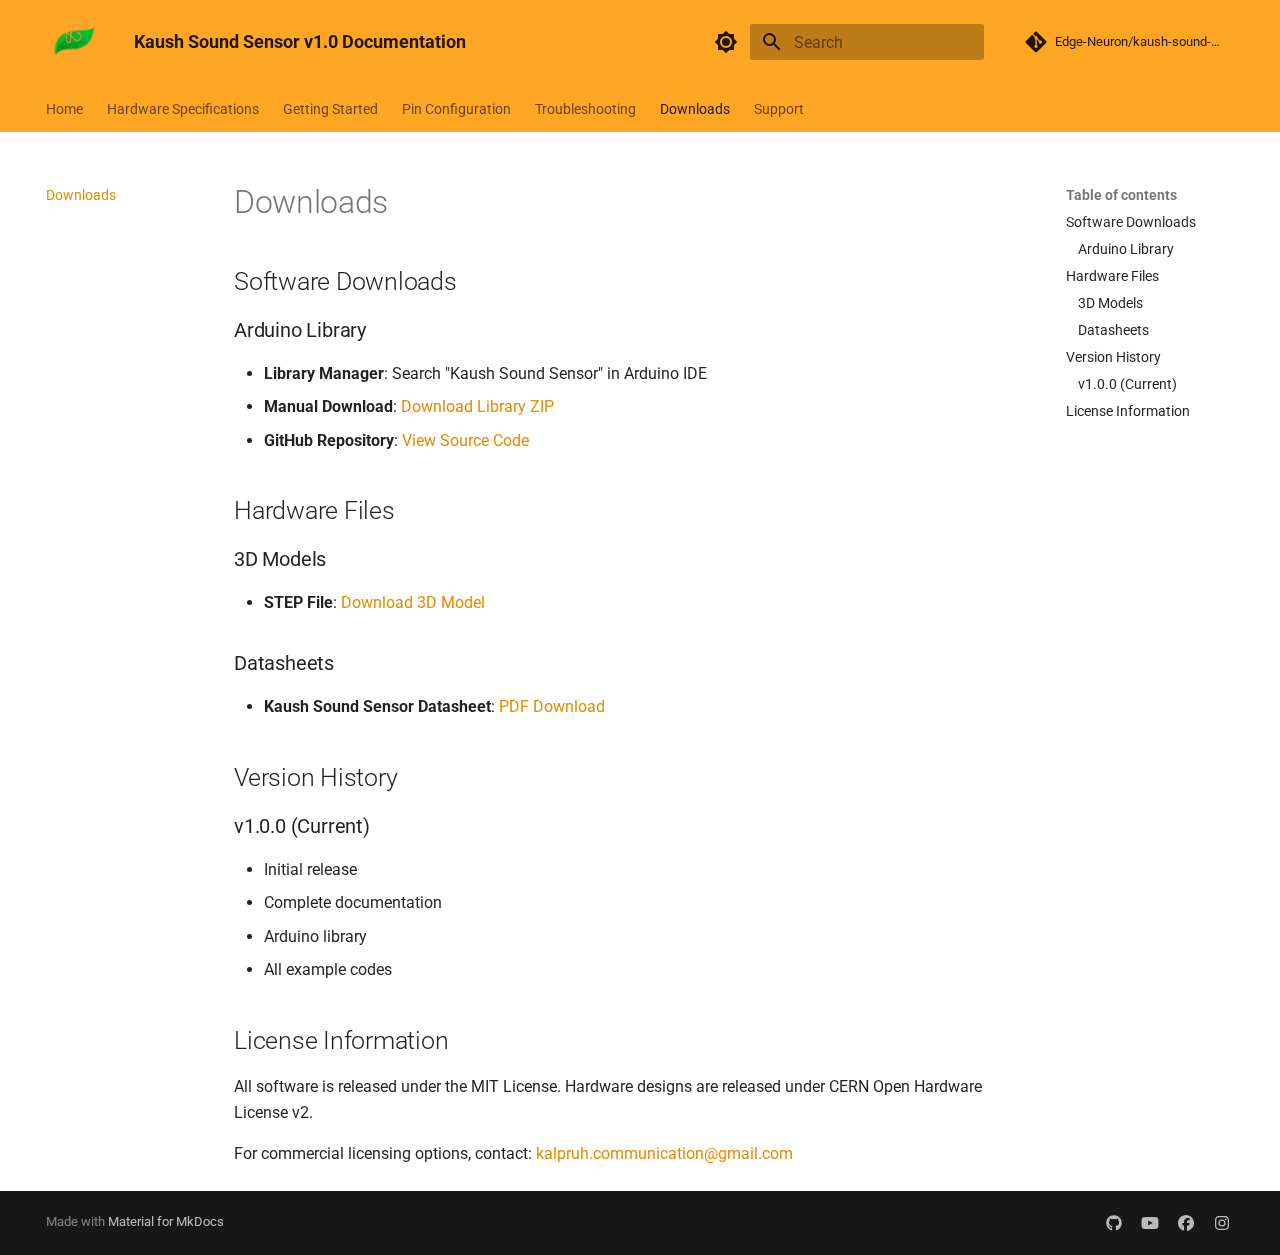
<file: downloads/index.html>
<!doctype html>
<html lang="en" class="no-js">
  <head>
    
      <meta charset="utf-8">
      <meta name="viewport" content="width=device-width,initial-scale=1">
      
        <meta name="description" content="Complete guide for professional audio acquisition sensor">
      
      
        <meta name="author" content="Edge Neuron">
      
      
        <link rel="canonical" href="https://yourusername.github.io/kaush-sound-sensor-docs/downloads/">
      
      
        <link rel="prev" href="../troubleshooting/">
      
      
        <link rel="next" href="../support/">
      
      
      <link rel="icon" href="../images/logo/kalpruh.png">
      <meta name="generator" content="mkdocs-1.6.1, mkdocs-material-9.6.20">
    
    
      
        <title>Downloads - Kaush Sound Sensor v1.0 Documentation</title>
      
    
    
      <link rel="stylesheet" href="../assets/stylesheets/main.e53b48f4.min.css">
      
        
        <link rel="stylesheet" href="../assets/stylesheets/palette.06af60db.min.css">
      
      


    
    
      
    
    
      
        
        
        <link rel="preconnect" href="https://fonts.gstatic.com" crossorigin>
        <link rel="stylesheet" href="https://fonts.googleapis.com/css?family=Roboto:300,300i,400,400i,700,700i%7CRoboto+Mono:400,400i,700,700i&display=fallback">
        <style>:root{--md-text-font:"Roboto";--md-code-font:"Roboto Mono"}</style>
      
    
    
      <link rel="stylesheet" href="../stylesheets/extra.css">
    
    <script>__md_scope=new URL("..",location),__md_hash=e=>[...e].reduce(((e,_)=>(e<<5)-e+_.charCodeAt(0)),0),__md_get=(e,_=localStorage,t=__md_scope)=>JSON.parse(_.getItem(t.pathname+"."+e)),__md_set=(e,_,t=localStorage,a=__md_scope)=>{try{t.setItem(a.pathname+"."+e,JSON.stringify(_))}catch(e){}}</script>
    
      
  


  
  

<script id="__analytics">function __md_analytics(){function e(){dataLayer.push(arguments)}window.dataLayer=window.dataLayer||[],e("js",new Date),e("config","G-2YE677NET0"),document.addEventListener("DOMContentLoaded",(function(){document.forms.search&&document.forms.search.query.addEventListener("blur",(function(){this.value&&e("event","search",{search_term:this.value})}));document$.subscribe((function(){var t=document.forms.feedback;if(void 0!==t)for(var a of t.querySelectorAll("[type=submit]"))a.addEventListener("click",(function(a){a.preventDefault();var n=document.location.pathname,d=this.getAttribute("data-md-value");e("event","feedback",{page:n,data:d}),t.firstElementChild.disabled=!0;var r=t.querySelector(".md-feedback__note [data-md-value='"+d+"']");r&&(r.hidden=!1)})),t.hidden=!1})),location$.subscribe((function(t){e("config","G-2YE677NET0",{page_path:t.pathname})}))}));var t=document.createElement("script");t.async=!0,t.src="https://www.googletagmanager.com/gtag/js?id=G-2YE677NET0",document.getElementById("__analytics").insertAdjacentElement("afterEnd",t)}</script>
  
    <script>"undefined"!=typeof __md_analytics&&__md_analytics()</script>
  

    
    
    
  </head>
  
  
    
    
      
    
    
    
    
    <body dir="ltr" data-md-color-scheme="default" data-md-color-primary="orange" data-md-color-accent="light-green">
  
    
    <input class="md-toggle" data-md-toggle="drawer" type="checkbox" id="__drawer" autocomplete="off">
    <input class="md-toggle" data-md-toggle="search" type="checkbox" id="__search" autocomplete="off">
    <label class="md-overlay" for="__drawer"></label>
    <div data-md-component="skip">
      
        
        <a href="#downloads" class="md-skip">
          Skip to content
        </a>
      
    </div>
    <div data-md-component="announce">
      
    </div>
    
    
      

<header class="md-header" data-md-component="header">
  <nav class="md-header__inner md-grid" aria-label="Header">
    <a href=".." title="Kaush Sound Sensor v1.0 Documentation" class="md-header__button md-logo" aria-label="Kaush Sound Sensor v1.0 Documentation" data-md-component="logo">
      
  <img src="../images/logo/kalpruh.png" alt="logo">

    </a>
    <label class="md-header__button md-icon" for="__drawer">
      
      <svg xmlns="http://www.w3.org/2000/svg" viewBox="0 0 24 24"><path d="M3 6h18v2H3zm0 5h18v2H3zm0 5h18v2H3z"/></svg>
    </label>
    <div class="md-header__title" data-md-component="header-title">
      <div class="md-header__ellipsis">
        <div class="md-header__topic">
          <span class="md-ellipsis">
            Kaush Sound Sensor v1.0 Documentation
          </span>
        </div>
        <div class="md-header__topic" data-md-component="header-topic">
          <span class="md-ellipsis">
            
              Downloads
            
          </span>
        </div>
      </div>
    </div>
    
      
        <form class="md-header__option" data-md-component="palette">
  
    
    
    
    <input class="md-option" data-md-color-media="" data-md-color-scheme="default" data-md-color-primary="orange" data-md-color-accent="light-green"  aria-label="Switch to dark mode"  type="radio" name="__palette" id="__palette_0">
    
      <label class="md-header__button md-icon" title="Switch to dark mode" for="__palette_1" hidden>
        <svg xmlns="http://www.w3.org/2000/svg" viewBox="0 0 24 24"><path d="M12 8a4 4 0 0 0-4 4 4 4 0 0 0 4 4 4 4 0 0 0 4-4 4 4 0 0 0-4-4m0 10a6 6 0 0 1-6-6 6 6 0 0 1 6-6 6 6 0 0 1 6 6 6 6 0 0 1-6 6m8-9.31V4h-4.69L12 .69 8.69 4H4v4.69L.69 12 4 15.31V20h4.69L12 23.31 15.31 20H20v-4.69L23.31 12z"/></svg>
      </label>
    
  
    
    
    
    <input class="md-option" data-md-color-media="" data-md-color-scheme="slate" data-md-color-primary="orange" data-md-color-accent="light-green"  aria-label="Switch to light mode"  type="radio" name="__palette" id="__palette_1">
    
      <label class="md-header__button md-icon" title="Switch to light mode" for="__palette_0" hidden>
        <svg xmlns="http://www.w3.org/2000/svg" viewBox="0 0 24 24"><path d="M12 18c-.89 0-1.74-.2-2.5-.55C11.56 16.5 13 14.42 13 12s-1.44-4.5-3.5-5.45C10.26 6.2 11.11 6 12 6a6 6 0 0 1 6 6 6 6 0 0 1-6 6m8-9.31V4h-4.69L12 .69 8.69 4H4v4.69L.69 12 4 15.31V20h4.69L12 23.31 15.31 20H20v-4.69L23.31 12z"/></svg>
      </label>
    
  
</form>
      
    
    
      <script>var palette=__md_get("__palette");if(palette&&palette.color){if("(prefers-color-scheme)"===palette.color.media){var media=matchMedia("(prefers-color-scheme: light)"),input=document.querySelector(media.matches?"[data-md-color-media='(prefers-color-scheme: light)']":"[data-md-color-media='(prefers-color-scheme: dark)']");palette.color.media=input.getAttribute("data-md-color-media"),palette.color.scheme=input.getAttribute("data-md-color-scheme"),palette.color.primary=input.getAttribute("data-md-color-primary"),palette.color.accent=input.getAttribute("data-md-color-accent")}for(var[key,value]of Object.entries(palette.color))document.body.setAttribute("data-md-color-"+key,value)}</script>
    
    
    
      
      
        <label class="md-header__button md-icon" for="__search">
          
          <svg xmlns="http://www.w3.org/2000/svg" viewBox="0 0 24 24"><path d="M9.5 3A6.5 6.5 0 0 1 16 9.5c0 1.61-.59 3.09-1.56 4.23l.27.27h.79l5 5-1.5 1.5-5-5v-.79l-.27-.27A6.52 6.52 0 0 1 9.5 16 6.5 6.5 0 0 1 3 9.5 6.5 6.5 0 0 1 9.5 3m0 2C7 5 5 7 5 9.5S7 14 9.5 14 14 12 14 9.5 12 5 9.5 5"/></svg>
        </label>
        <div class="md-search" data-md-component="search" role="dialog">
  <label class="md-search__overlay" for="__search"></label>
  <div class="md-search__inner" role="search">
    <form class="md-search__form" name="search">
      <input type="text" class="md-search__input" name="query" aria-label="Search" placeholder="Search" autocapitalize="off" autocorrect="off" autocomplete="off" spellcheck="false" data-md-component="search-query" required>
      <label class="md-search__icon md-icon" for="__search">
        
        <svg xmlns="http://www.w3.org/2000/svg" viewBox="0 0 24 24"><path d="M9.5 3A6.5 6.5 0 0 1 16 9.5c0 1.61-.59 3.09-1.56 4.23l.27.27h.79l5 5-1.5 1.5-5-5v-.79l-.27-.27A6.52 6.52 0 0 1 9.5 16 6.5 6.5 0 0 1 3 9.5 6.5 6.5 0 0 1 9.5 3m0 2C7 5 5 7 5 9.5S7 14 9.5 14 14 12 14 9.5 12 5 9.5 5"/></svg>
        
        <svg xmlns="http://www.w3.org/2000/svg" viewBox="0 0 24 24"><path d="M20 11v2H8l5.5 5.5-1.42 1.42L4.16 12l7.92-7.92L13.5 5.5 8 11z"/></svg>
      </label>
      <nav class="md-search__options" aria-label="Search">
        
        <button type="reset" class="md-search__icon md-icon" title="Clear" aria-label="Clear" tabindex="-1">
          
          <svg xmlns="http://www.w3.org/2000/svg" viewBox="0 0 24 24"><path d="M19 6.41 17.59 5 12 10.59 6.41 5 5 6.41 10.59 12 5 17.59 6.41 19 12 13.41 17.59 19 19 17.59 13.41 12z"/></svg>
        </button>
      </nav>
      
        <div class="md-search__suggest" data-md-component="search-suggest"></div>
      
    </form>
    <div class="md-search__output">
      <div class="md-search__scrollwrap" tabindex="0" data-md-scrollfix>
        <div class="md-search-result" data-md-component="search-result">
          <div class="md-search-result__meta">
            Initializing search
          </div>
          <ol class="md-search-result__list" role="presentation"></ol>
        </div>
      </div>
    </div>
  </div>
</div>
      
    
    
      <div class="md-header__source">
        <a href="https://docs.kalpruh.com" title="Go to repository" class="md-source" data-md-component="source">
  <div class="md-source__icon md-icon">
    
    <svg xmlns="http://www.w3.org/2000/svg" viewBox="0 0 448 512"><!--! Font Awesome Free 7.0.0 by @fontawesome - https://fontawesome.com License - https://fontawesome.com/license/free (Icons: CC BY 4.0, Fonts: SIL OFL 1.1, Code: MIT License) Copyright 2025 Fonticons, Inc.--><path d="M439.6 236.1 244 40.5c-5.4-5.5-12.8-8.5-20.4-8.5s-15 3-20.4 8.4L162.5 81l51.5 51.5c27.1-9.1 52.7 16.8 43.4 43.7l49.7 49.7c34.2-11.8 61.2 31 35.5 56.7-26.5 26.5-70.2-2.9-56-37.3L240.3 199v121.9c25.3 12.5 22.3 41.8 9.1 55-6.4 6.4-15.2 10.1-24.3 10.1s-17.8-3.6-24.3-10.1c-17.6-17.6-11.1-46.9 11.2-56v-123c-20.8-8.5-24.6-30.7-18.6-45L142.6 101 8.5 235.1C3 240.6 0 247.9 0 255.5s3 15 8.5 20.4l195.6 195.7c5.4 5.4 12.7 8.4 20.4 8.4s15-3 20.4-8.4l194.7-194.7c5.4-5.4 8.4-12.8 8.4-20.4s-3-15-8.4-20.4"/></svg>
  </div>
  <div class="md-source__repository">
    Edge-Neuron/kaush-sound-sensor-docs
  </div>
</a>
      </div>
    
  </nav>
  
</header>
    
    <div class="md-container" data-md-component="container">
      
      
        
          
            
<nav class="md-tabs" aria-label="Tabs" data-md-component="tabs">
  <div class="md-grid">
    <ul class="md-tabs__list">
      
        
  
  
  
  
    <li class="md-tabs__item">
      <a href=".." class="md-tabs__link">
        
  
  
    
  
  Home

      </a>
    </li>
  

      
        
  
  
  
  
    <li class="md-tabs__item">
      <a href="../hardware-specs/" class="md-tabs__link">
        
  
  
    
  
  Hardware Specifications

      </a>
    </li>
  

      
        
  
  
  
  
    <li class="md-tabs__item">
      <a href="../getting-started/" class="md-tabs__link">
        
  
  
    
  
  Getting Started

      </a>
    </li>
  

      
        
  
  
  
  
    <li class="md-tabs__item">
      <a href="../pin-config/" class="md-tabs__link">
        
  
  
    
  
  Pin Configuration

      </a>
    </li>
  

      
        
  
  
  
  
    <li class="md-tabs__item">
      <a href="../troubleshooting/" class="md-tabs__link">
        
  
  
    
  
  Troubleshooting

      </a>
    </li>
  

      
        
  
  
  
    
  
  
    <li class="md-tabs__item md-tabs__item--active">
      <a href="./" class="md-tabs__link">
        
  
  
    
  
  Downloads

      </a>
    </li>
  

      
        
  
  
  
  
    <li class="md-tabs__item">
      <a href="../support/" class="md-tabs__link">
        
  
  
    
  
  Support

      </a>
    </li>
  

      
    </ul>
  </div>
</nav>
          
        
      
      <main class="md-main" data-md-component="main">
        <div class="md-main__inner md-grid">
          
            
              
              <div class="md-sidebar md-sidebar--primary" data-md-component="sidebar" data-md-type="navigation" >
                <div class="md-sidebar__scrollwrap">
                  <div class="md-sidebar__inner">
                    


  


<nav class="md-nav md-nav--primary md-nav--lifted" aria-label="Navigation" data-md-level="0">
  <label class="md-nav__title" for="__drawer">
    <a href=".." title="Kaush Sound Sensor v1.0 Documentation" class="md-nav__button md-logo" aria-label="Kaush Sound Sensor v1.0 Documentation" data-md-component="logo">
      
  <img src="../images/logo/kalpruh.png" alt="logo">

    </a>
    Kaush Sound Sensor v1.0 Documentation
  </label>
  
    <div class="md-nav__source">
      <a href="https://docs.kalpruh.com" title="Go to repository" class="md-source" data-md-component="source">
  <div class="md-source__icon md-icon">
    
    <svg xmlns="http://www.w3.org/2000/svg" viewBox="0 0 448 512"><!--! Font Awesome Free 7.0.0 by @fontawesome - https://fontawesome.com License - https://fontawesome.com/license/free (Icons: CC BY 4.0, Fonts: SIL OFL 1.1, Code: MIT License) Copyright 2025 Fonticons, Inc.--><path d="M439.6 236.1 244 40.5c-5.4-5.5-12.8-8.5-20.4-8.5s-15 3-20.4 8.4L162.5 81l51.5 51.5c27.1-9.1 52.7 16.8 43.4 43.7l49.7 49.7c34.2-11.8 61.2 31 35.5 56.7-26.5 26.5-70.2-2.9-56-37.3L240.3 199v121.9c25.3 12.5 22.3 41.8 9.1 55-6.4 6.4-15.2 10.1-24.3 10.1s-17.8-3.6-24.3-10.1c-17.6-17.6-11.1-46.9 11.2-56v-123c-20.8-8.5-24.6-30.7-18.6-45L142.6 101 8.5 235.1C3 240.6 0 247.9 0 255.5s3 15 8.5 20.4l195.6 195.7c5.4 5.4 12.7 8.4 20.4 8.4s15-3 20.4-8.4l194.7-194.7c5.4-5.4 8.4-12.8 8.4-20.4s-3-15-8.4-20.4"/></svg>
  </div>
  <div class="md-source__repository">
    Edge-Neuron/kaush-sound-sensor-docs
  </div>
</a>
    </div>
  
  <ul class="md-nav__list" data-md-scrollfix>
    
      
      
  
  
  
  
    <li class="md-nav__item">
      <a href=".." class="md-nav__link">
        
  
  
  <span class="md-ellipsis">
    Home
    
  </span>
  

      </a>
    </li>
  

    
      
      
  
  
  
  
    <li class="md-nav__item">
      <a href="../hardware-specs/" class="md-nav__link">
        
  
  
  <span class="md-ellipsis">
    Hardware Specifications
    
  </span>
  

      </a>
    </li>
  

    
      
      
  
  
  
  
    <li class="md-nav__item">
      <a href="../getting-started/" class="md-nav__link">
        
  
  
  <span class="md-ellipsis">
    Getting Started
    
  </span>
  

      </a>
    </li>
  

    
      
      
  
  
  
  
    <li class="md-nav__item">
      <a href="../pin-config/" class="md-nav__link">
        
  
  
  <span class="md-ellipsis">
    Pin Configuration
    
  </span>
  

      </a>
    </li>
  

    
      
      
  
  
  
  
    <li class="md-nav__item">
      <a href="../troubleshooting/" class="md-nav__link">
        
  
  
  <span class="md-ellipsis">
    Troubleshooting
    
  </span>
  

      </a>
    </li>
  

    
      
      
  
  
    
  
  
  
    <li class="md-nav__item md-nav__item--active">
      
      <input class="md-nav__toggle md-toggle" type="checkbox" id="__toc">
      
      
        
      
      
        <label class="md-nav__link md-nav__link--active" for="__toc">
          
  
  
  <span class="md-ellipsis">
    Downloads
    
  </span>
  

          <span class="md-nav__icon md-icon"></span>
        </label>
      
      <a href="./" class="md-nav__link md-nav__link--active">
        
  
  
  <span class="md-ellipsis">
    Downloads
    
  </span>
  

      </a>
      
        

<nav class="md-nav md-nav--secondary" aria-label="Table of contents">
  
  
  
    
  
  
    <label class="md-nav__title" for="__toc">
      <span class="md-nav__icon md-icon"></span>
      Table of contents
    </label>
    <ul class="md-nav__list" data-md-component="toc" data-md-scrollfix>
      
        <li class="md-nav__item">
  <a href="#software-downloads" class="md-nav__link">
    <span class="md-ellipsis">
      Software Downloads
    </span>
  </a>
  
    <nav class="md-nav" aria-label="Software Downloads">
      <ul class="md-nav__list">
        
          <li class="md-nav__item">
  <a href="#arduino-library" class="md-nav__link">
    <span class="md-ellipsis">
      Arduino Library
    </span>
  </a>
  
</li>
        
      </ul>
    </nav>
  
</li>
      
        <li class="md-nav__item">
  <a href="#hardware-files" class="md-nav__link">
    <span class="md-ellipsis">
      Hardware Files
    </span>
  </a>
  
    <nav class="md-nav" aria-label="Hardware Files">
      <ul class="md-nav__list">
        
          <li class="md-nav__item">
  <a href="#3d-models" class="md-nav__link">
    <span class="md-ellipsis">
      3D Models
    </span>
  </a>
  
</li>
        
          <li class="md-nav__item">
  <a href="#datasheets" class="md-nav__link">
    <span class="md-ellipsis">
      Datasheets
    </span>
  </a>
  
</li>
        
      </ul>
    </nav>
  
</li>
      
        <li class="md-nav__item">
  <a href="#version-history" class="md-nav__link">
    <span class="md-ellipsis">
      Version History
    </span>
  </a>
  
    <nav class="md-nav" aria-label="Version History">
      <ul class="md-nav__list">
        
          <li class="md-nav__item">
  <a href="#v100-current" class="md-nav__link">
    <span class="md-ellipsis">
      v1.0.0 (Current)
    </span>
  </a>
  
</li>
        
      </ul>
    </nav>
  
</li>
      
        <li class="md-nav__item">
  <a href="#license-information" class="md-nav__link">
    <span class="md-ellipsis">
      License Information
    </span>
  </a>
  
</li>
      
    </ul>
  
</nav>
      
    </li>
  

    
      
      
  
  
  
  
    <li class="md-nav__item">
      <a href="../support/" class="md-nav__link">
        
  
  
  <span class="md-ellipsis">
    Support
    
  </span>
  

      </a>
    </li>
  

    
  </ul>
</nav>
                  </div>
                </div>
              </div>
            
            
              
              <div class="md-sidebar md-sidebar--secondary" data-md-component="sidebar" data-md-type="toc" >
                <div class="md-sidebar__scrollwrap">
                  <div class="md-sidebar__inner">
                    

<nav class="md-nav md-nav--secondary" aria-label="Table of contents">
  
  
  
    
  
  
    <label class="md-nav__title" for="__toc">
      <span class="md-nav__icon md-icon"></span>
      Table of contents
    </label>
    <ul class="md-nav__list" data-md-component="toc" data-md-scrollfix>
      
        <li class="md-nav__item">
  <a href="#software-downloads" class="md-nav__link">
    <span class="md-ellipsis">
      Software Downloads
    </span>
  </a>
  
    <nav class="md-nav" aria-label="Software Downloads">
      <ul class="md-nav__list">
        
          <li class="md-nav__item">
  <a href="#arduino-library" class="md-nav__link">
    <span class="md-ellipsis">
      Arduino Library
    </span>
  </a>
  
</li>
        
      </ul>
    </nav>
  
</li>
      
        <li class="md-nav__item">
  <a href="#hardware-files" class="md-nav__link">
    <span class="md-ellipsis">
      Hardware Files
    </span>
  </a>
  
    <nav class="md-nav" aria-label="Hardware Files">
      <ul class="md-nav__list">
        
          <li class="md-nav__item">
  <a href="#3d-models" class="md-nav__link">
    <span class="md-ellipsis">
      3D Models
    </span>
  </a>
  
</li>
        
          <li class="md-nav__item">
  <a href="#datasheets" class="md-nav__link">
    <span class="md-ellipsis">
      Datasheets
    </span>
  </a>
  
</li>
        
      </ul>
    </nav>
  
</li>
      
        <li class="md-nav__item">
  <a href="#version-history" class="md-nav__link">
    <span class="md-ellipsis">
      Version History
    </span>
  </a>
  
    <nav class="md-nav" aria-label="Version History">
      <ul class="md-nav__list">
        
          <li class="md-nav__item">
  <a href="#v100-current" class="md-nav__link">
    <span class="md-ellipsis">
      v1.0.0 (Current)
    </span>
  </a>
  
</li>
        
      </ul>
    </nav>
  
</li>
      
        <li class="md-nav__item">
  <a href="#license-information" class="md-nav__link">
    <span class="md-ellipsis">
      License Information
    </span>
  </a>
  
</li>
      
    </ul>
  
</nav>
                  </div>
                </div>
              </div>
            
          
          
            <div class="md-content" data-md-component="content">
              <article class="md-content__inner md-typeset">
                
                  


  
  


<h1 id="downloads">Downloads<a class="headerlink" href="#downloads" title="Permanent link">&para;</a></h1>
<h2 id="software-downloads">Software Downloads<a class="headerlink" href="#software-downloads" title="Permanent link">&para;</a></h2>
<h3 id="arduino-library">Arduino Library<a class="headerlink" href="#arduino-library" title="Permanent link">&para;</a></h3>
<ul>
<li><strong>Library Manager</strong>: Search "Kaush Sound Sensor" in Arduino IDE</li>
<li><strong>Manual Download</strong>: <a href="https://github.com/yourusername/KaushSoundSensor/archive/refs/heads/main.zip">Download Library ZIP</a></li>
<li><strong>GitHub Repository</strong>: <a href="https://github.com/Edge-Neuron/kaush-sound-sensor-docs">View Source Code</a></li>
</ul>
<h2 id="hardware-files">Hardware Files<a class="headerlink" href="#hardware-files" title="Permanent link">&para;</a></h2>
<h3 id="3d-models">3D Models<a class="headerlink" href="#3d-models" title="Permanent link">&para;</a></h3>
<ul>
<li><strong>STEP File</strong>: <a href="../files/downloads/kaush-sensor-3d-model.zip">Download 3D Model</a></li>
</ul>
<h3 id="datasheets">Datasheets<a class="headerlink" href="#datasheets" title="Permanent link">&para;</a></h3>
<ul>
<li><strong>Kaush Sound Sensor Datasheet</strong>: <a href="../files/datasheets/kaush-sound-sensor-v1.0-datasheet.pdf">PDF Download</a></li>
</ul>
<h2 id="version-history">Version History<a class="headerlink" href="#version-history" title="Permanent link">&para;</a></h2>
<h3 id="v100-current">v1.0.0 (Current)<a class="headerlink" href="#v100-current" title="Permanent link">&para;</a></h3>
<ul>
<li>Initial release</li>
<li>Complete documentation</li>
<li>Arduino library</li>
<li>All example codes</li>
</ul>
<h2 id="license-information">License Information<a class="headerlink" href="#license-information" title="Permanent link">&para;</a></h2>
<p>All software is released under the MIT License. Hardware designs are released under CERN Open Hardware License v2.</p>
<p>For commercial licensing options, contact: <a href="&#109;&#97;&#105;&#108;&#116;&#111;&#58;&#107;&#97;&#108;&#112;&#114;&#117;&#104;&#46;&#99;&#111;&#109;&#109;&#117;&#110;&#105;&#99;&#97;&#116;&#105;&#111;&#110;&#64;&#103;&#109;&#97;&#105;&#108;&#46;&#99;&#111;&#109;">&#107;&#97;&#108;&#112;&#114;&#117;&#104;&#46;&#99;&#111;&#109;&#109;&#117;&#110;&#105;&#99;&#97;&#116;&#105;&#111;&#110;&#64;&#103;&#109;&#97;&#105;&#108;&#46;&#99;&#111;&#109;</a></p>









  




                
              </article>
            </div>
          
          
<script>var target=document.getElementById(location.hash.slice(1));target&&target.name&&(target.checked=target.name.startsWith("__tabbed_"))</script>
        </div>
        
          <button type="button" class="md-top md-icon" data-md-component="top" hidden>
  
  <svg xmlns="http://www.w3.org/2000/svg" viewBox="0 0 24 24"><path d="M13 20h-2V8l-5.5 5.5-1.42-1.42L12 4.16l7.92 7.92-1.42 1.42L13 8z"/></svg>
  Back to top
</button>
        
      </main>
      
        <footer class="md-footer">
  
  <div class="md-footer-meta md-typeset">
    <div class="md-footer-meta__inner md-grid">
      <div class="md-copyright">
  
  
    Made with
    <a href="https://squidfunk.github.io/mkdocs-material/" target="_blank" rel="noopener">
      Material for MkDocs
    </a>
  
</div>
      
        
<div class="md-social">
  
    
    
    
    
      
      
    
    <a href="https://github.com/Edge-Neuron" target="_blank" rel="noopener" title="github.com" class="md-social__link">
      <svg xmlns="http://www.w3.org/2000/svg" viewBox="0 0 512 512"><!--! Font Awesome Free 7.0.0 by @fontawesome - https://fontawesome.com License - https://fontawesome.com/license/free (Icons: CC BY 4.0, Fonts: SIL OFL 1.1, Code: MIT License) Copyright 2025 Fonticons, Inc.--><path d="M173.9 397.4c0 2-2.3 3.6-5.2 3.6-3.3.3-5.6-1.3-5.6-3.6 0-2 2.3-3.6 5.2-3.6 3-.3 5.6 1.3 5.6 3.6m-31.1-4.5c-.7 2 1.3 4.3 4.3 4.9 2.6 1 5.6 0 6.2-2s-1.3-4.3-4.3-5.2c-2.6-.7-5.5.3-6.2 2.3m44.2-1.7c-2.9.7-4.9 2.6-4.6 4.9.3 2 2.9 3.3 5.9 2.6 2.9-.7 4.9-2.6 4.6-4.6-.3-1.9-3-3.2-5.9-2.9M252.8 8C114.1 8 8 113.3 8 252c0 110.9 69.8 205.8 169.5 239.2 12.8 2.3 17.3-5.6 17.3-12.1 0-6.2-.3-40.4-.3-61.4 0 0-70 15-84.7-29.8 0 0-11.4-29.1-27.8-36.6 0 0-22.9-15.7 1.6-15.4 0 0 24.9 2 38.6 25.8 21.9 38.6 58.6 27.5 72.9 20.9 2.3-16 8.8-27.1 16-33.7-55.9-6.2-112.3-14.3-112.3-110.5 0-27.5 7.6-41.3 23.6-58.9-2.6-6.5-11.1-33.3 2.6-67.9 20.9-6.5 69 27 69 27 20-5.6 41.5-8.5 62.8-8.5s42.8 2.9 62.8 8.5c0 0 48.1-33.6 69-27 13.7 34.7 5.2 61.4 2.6 67.9 16 17.7 25.8 31.5 25.8 58.9 0 96.5-58.9 104.2-114.8 110.5 9.2 7.9 17 22.9 17 46.4 0 33.7-.3 75.4-.3 83.6 0 6.5 4.6 14.4 17.3 12.1C436.2 457.8 504 362.9 504 252 504 113.3 391.5 8 252.8 8M105.2 352.9c-1.3 1-1 3.3.7 5.2 1.6 1.6 3.9 2.3 5.2 1 1.3-1 1-3.3-.7-5.2-1.6-1.6-3.9-2.3-5.2-1m-10.8-8.1c-.7 1.3.3 2.9 2.3 3.9 1.6 1 3.6.7 4.3-.7.7-1.3-.3-2.9-2.3-3.9-2-.6-3.6-.3-4.3.7m32.4 35.6c-1.6 1.3-1 4.3 1.3 6.2 2.3 2.3 5.2 2.6 6.5 1 1.3-1.3.7-4.3-1.3-6.2-2.2-2.3-5.2-2.6-6.5-1m-11.4-14.7c-1.6 1-1.6 3.6 0 5.9s4.3 3.3 5.6 2.3c1.6-1.3 1.6-3.9 0-6.2-1.4-2.3-4-3.3-5.6-2"/></svg>
    </a>
  
    
    
    
    
      
      
    
    <a href="https://www.youtube.com/@EdgeNeuron" target="_blank" rel="noopener" title="www.youtube.com" class="md-social__link">
      <svg xmlns="http://www.w3.org/2000/svg" viewBox="0 0 576 512"><!--! Font Awesome Free 7.0.0 by @fontawesome - https://fontawesome.com License - https://fontawesome.com/license/free (Icons: CC BY 4.0, Fonts: SIL OFL 1.1, Code: MIT License) Copyright 2025 Fonticons, Inc.--><path d="M549.7 124.1c-6.2-23.7-24.8-42.3-48.3-48.6C458.9 64 288.1 64 288.1 64S117.3 64 74.7 75.5c-23.5 6.3-42 24.9-48.3 48.6C15 167 15 256.4 15 256.4s0 89.4 11.4 132.3c6.3 23.6 24.8 41.5 48.3 47.8C117.3 448 288.1 448 288.1 448s170.8 0 213.4-11.5c23.5-6.3 42-24.2 48.3-47.8 11.4-42.9 11.4-132.3 11.4-132.3s0-89.4-11.4-132.3zM232.2 337.6V175.2l142.7 81.2z"/></svg>
    </a>
  
    
    
    
    
      
      
    
    <a href="https://www.facebook.com/profile.php?id=61582047675688" target="_blank" rel="noopener" title="www.facebook.com" class="md-social__link">
      <svg xmlns="http://www.w3.org/2000/svg" viewBox="0 0 512 512"><!--! Font Awesome Free 7.0.0 by @fontawesome - https://fontawesome.com License - https://fontawesome.com/license/free (Icons: CC BY 4.0, Fonts: SIL OFL 1.1, Code: MIT License) Copyright 2025 Fonticons, Inc.--><path d="M512 256C512 114.6 397.4 0 256 0S0 114.6 0 256c0 120 82.7 220.8 194.2 248.5V334.2h-52.8V256h52.8v-33.7c0-87.1 39.4-127.5 125-127.5 16.2 0 44.2 3.2 55.7 6.4V172c-6-.6-16.5-1-29.6-1-42 0-58.2 15.9-58.2 57.2V256h83.6l-14.4 78.2H287v175.9C413.8 494.8 512 386.9 512 256"/></svg>
    </a>
  
    
    
    
    
      
      
    
    <a href="https://www.instagram.com/kaush_sound" target="_blank" rel="noopener" title="www.instagram.com" class="md-social__link">
      <svg xmlns="http://www.w3.org/2000/svg" viewBox="0 0 448 512"><!--! Font Awesome Free 7.0.0 by @fontawesome - https://fontawesome.com License - https://fontawesome.com/license/free (Icons: CC BY 4.0, Fonts: SIL OFL 1.1, Code: MIT License) Copyright 2025 Fonticons, Inc.--><path d="M224.3 141a115 115 0 1 0-.6 230 115 115 0 1 0 .6-230m-.6 40.4a74.6 74.6 0 1 1 .6 149.2 74.6 74.6 0 1 1-.6-149.2m93.4-45.1a26.8 26.8 0 1 1 53.6 0 26.8 26.8 0 1 1-53.6 0m129.7 27.2c-1.7-35.9-9.9-67.7-36.2-93.9-26.2-26.2-58-34.4-93.9-36.2-37-2.1-147.9-2.1-184.9 0-35.8 1.7-67.6 9.9-93.9 36.1s-34.4 58-36.2 93.9c-2.1 37-2.1 147.9 0 184.9 1.7 35.9 9.9 67.7 36.2 93.9s58 34.4 93.9 36.2c37 2.1 147.9 2.1 184.9 0 35.9-1.7 67.7-9.9 93.9-36.2 26.2-26.2 34.4-58 36.2-93.9 2.1-37 2.1-147.8 0-184.8M399 388c-7.8 19.6-22.9 34.7-42.6 42.6-29.5 11.7-99.5 9-132.1 9s-102.7 2.6-132.1-9c-19.6-7.8-34.7-22.9-42.6-42.6-11.7-29.5-9-99.5-9-132.1s-2.6-102.7 9-132.1c7.8-19.6 22.9-34.7 42.6-42.6 29.5-11.7 99.5-9 132.1-9s102.7-2.6 132.1 9c19.6 7.8 34.7 22.9 42.6 42.6 11.7 29.5 9 99.5 9 132.1s2.7 102.7-9 132.1"/></svg>
    </a>
  
</div>
      
    </div>
  </div>
</footer>
      
    </div>
    <div class="md-dialog" data-md-component="dialog">
      <div class="md-dialog__inner md-typeset"></div>
    </div>
    
    
    
      
      <script id="__config" type="application/json">{"base": "..", "features": ["navigation.tabs", "navigation.sections", "navigation.expand", "navigation.top", "search.highlight", "search.suggest", "content.code.copy", "content.code.annotate"], "search": "../assets/javascripts/workers/search.973d3a69.min.js", "tags": null, "translations": {"clipboard.copied": "Copied to clipboard", "clipboard.copy": "Copy to clipboard", "search.result.more.one": "1 more on this page", "search.result.more.other": "# more on this page", "search.result.none": "No matching documents", "search.result.one": "1 matching document", "search.result.other": "# matching documents", "search.result.placeholder": "Type to start searching", "search.result.term.missing": "Missing", "select.version": "Select version"}, "version": null}</script>
    
    
      <script src="../assets/javascripts/bundle.f55a23d4.min.js"></script>
      
    
  </body>
</html>
</file>
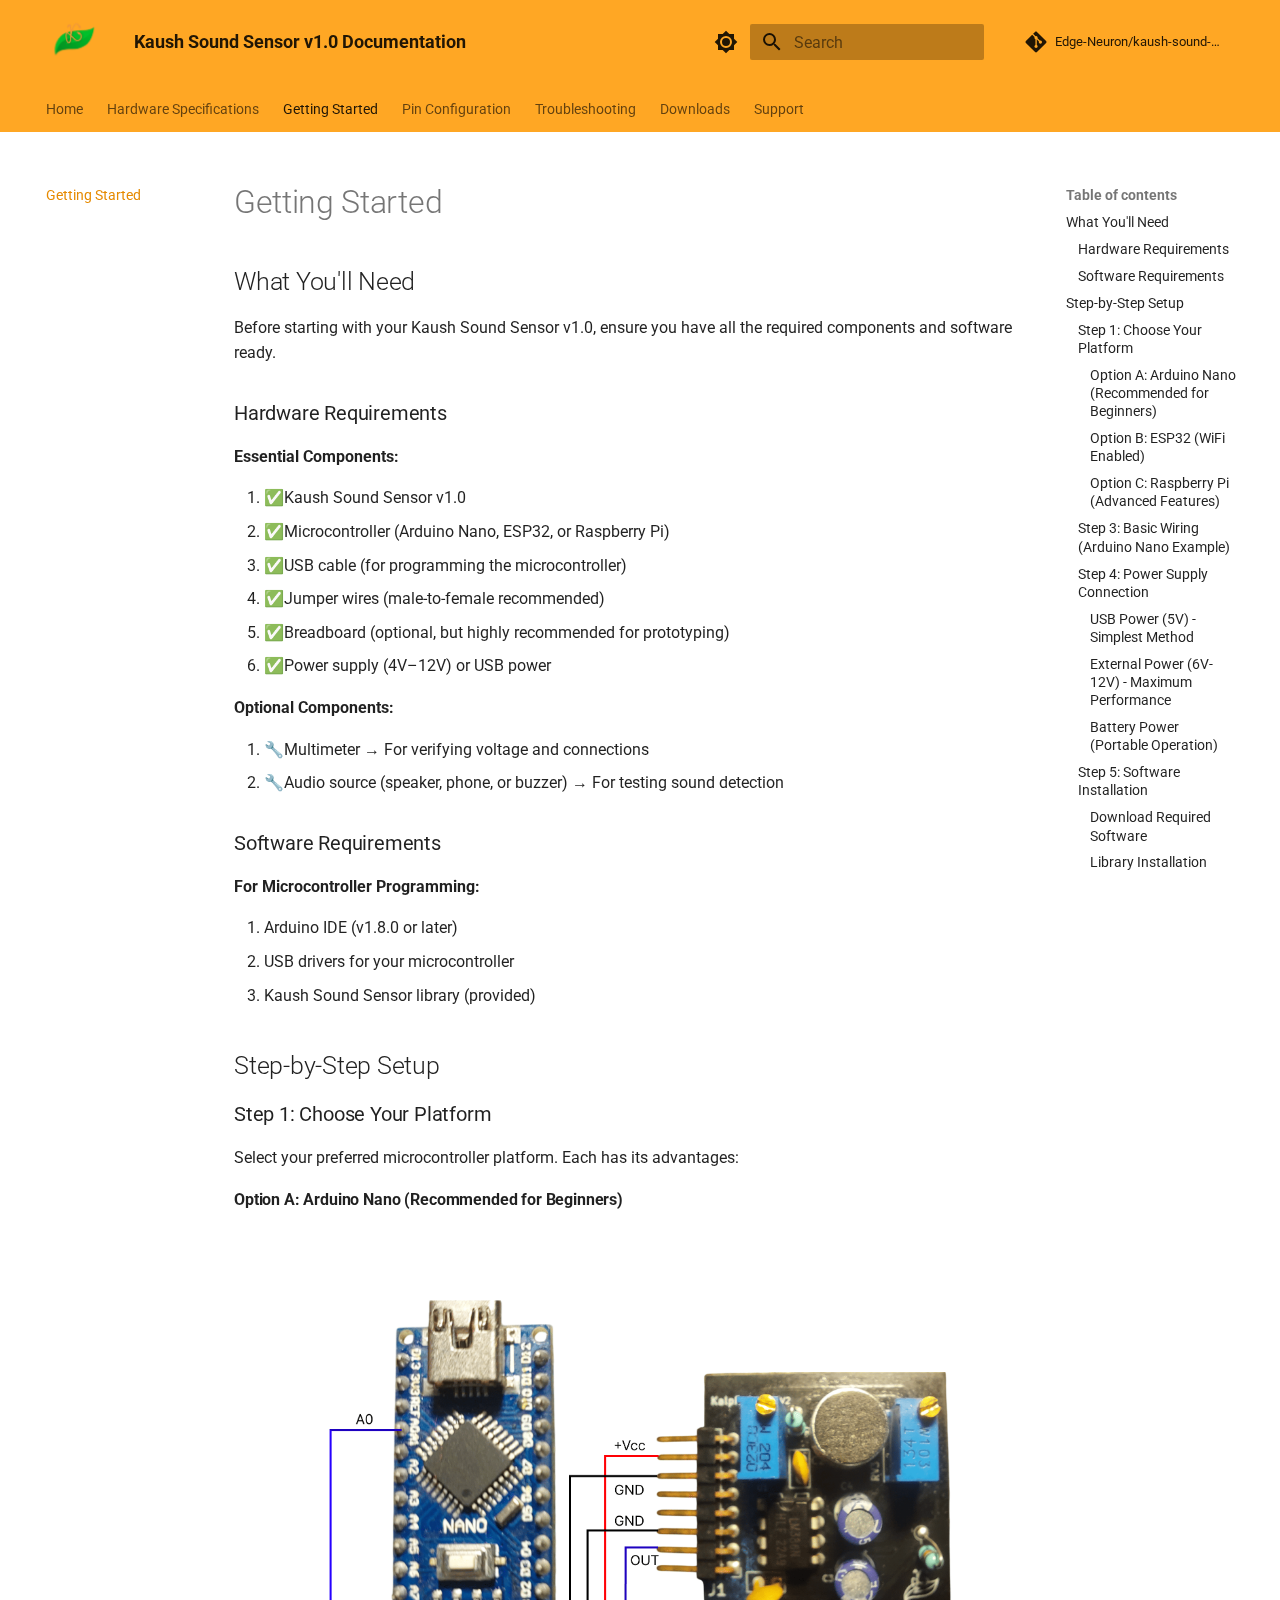
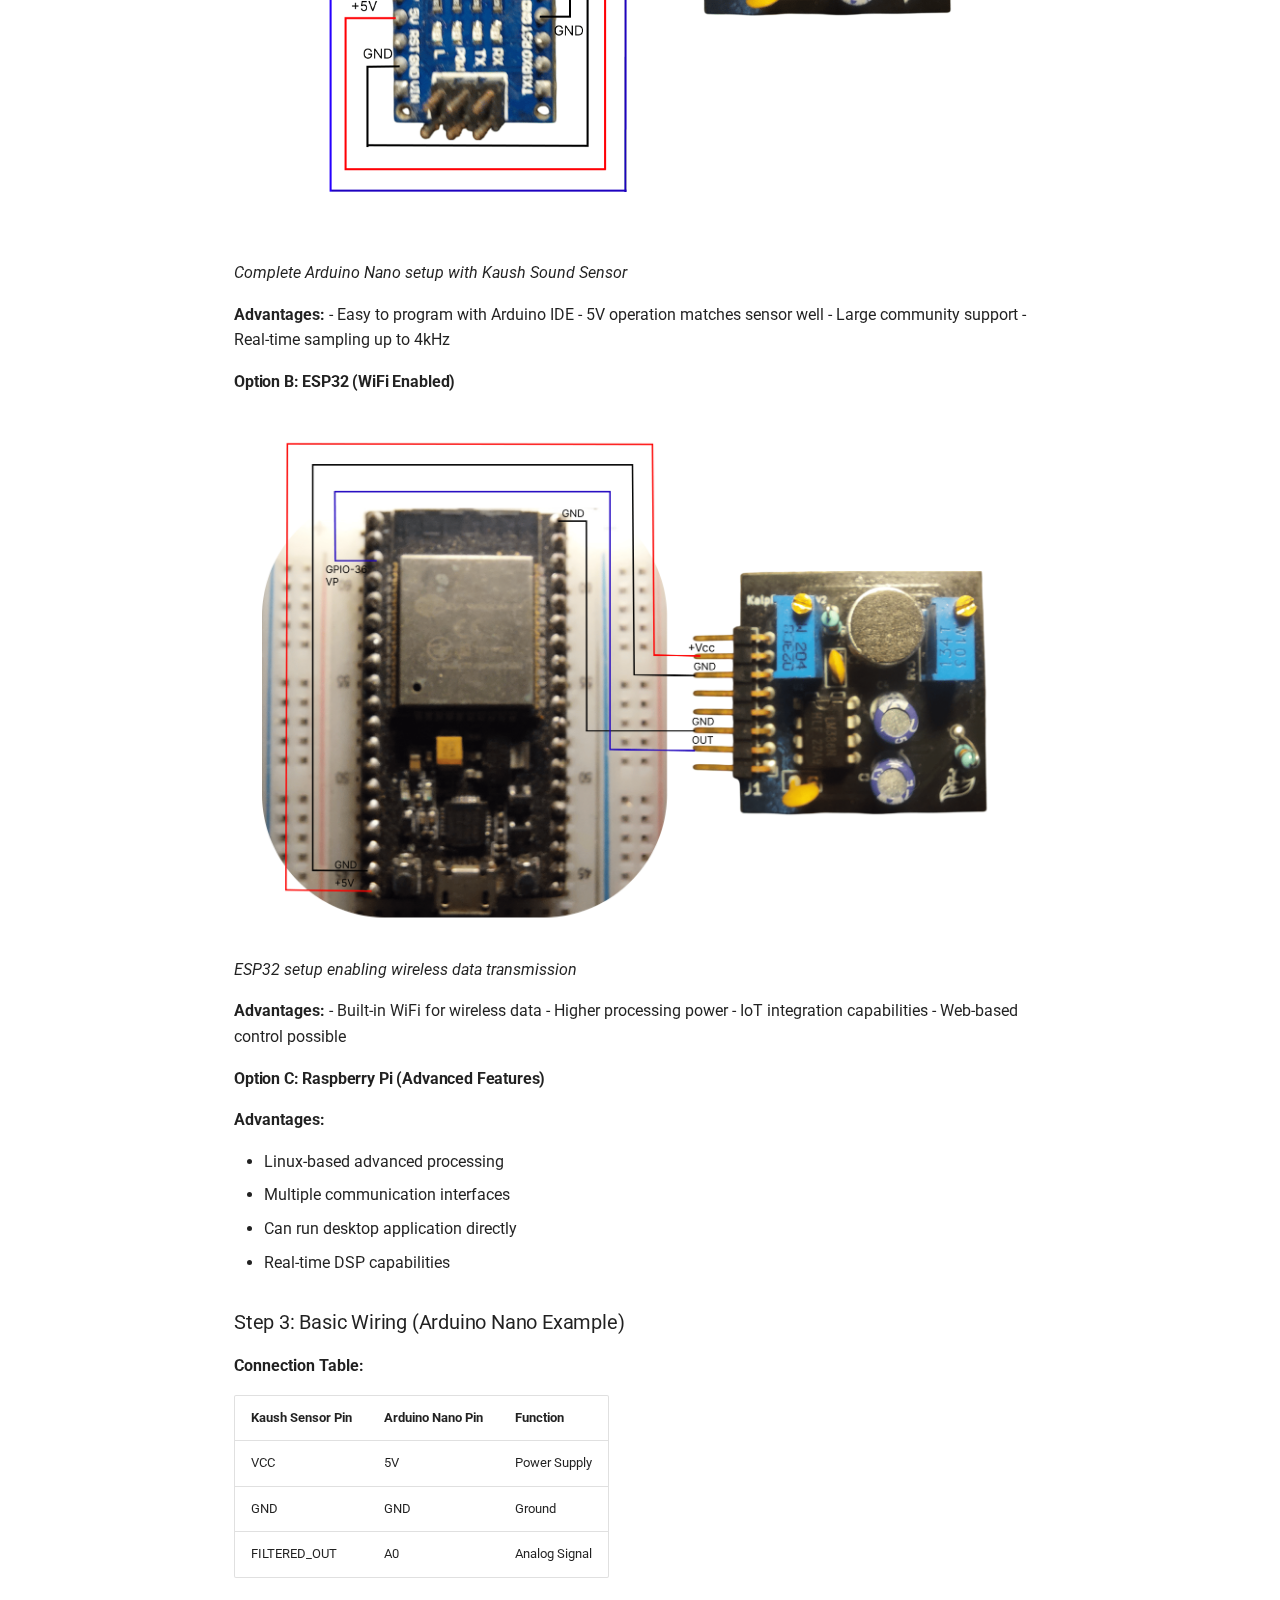
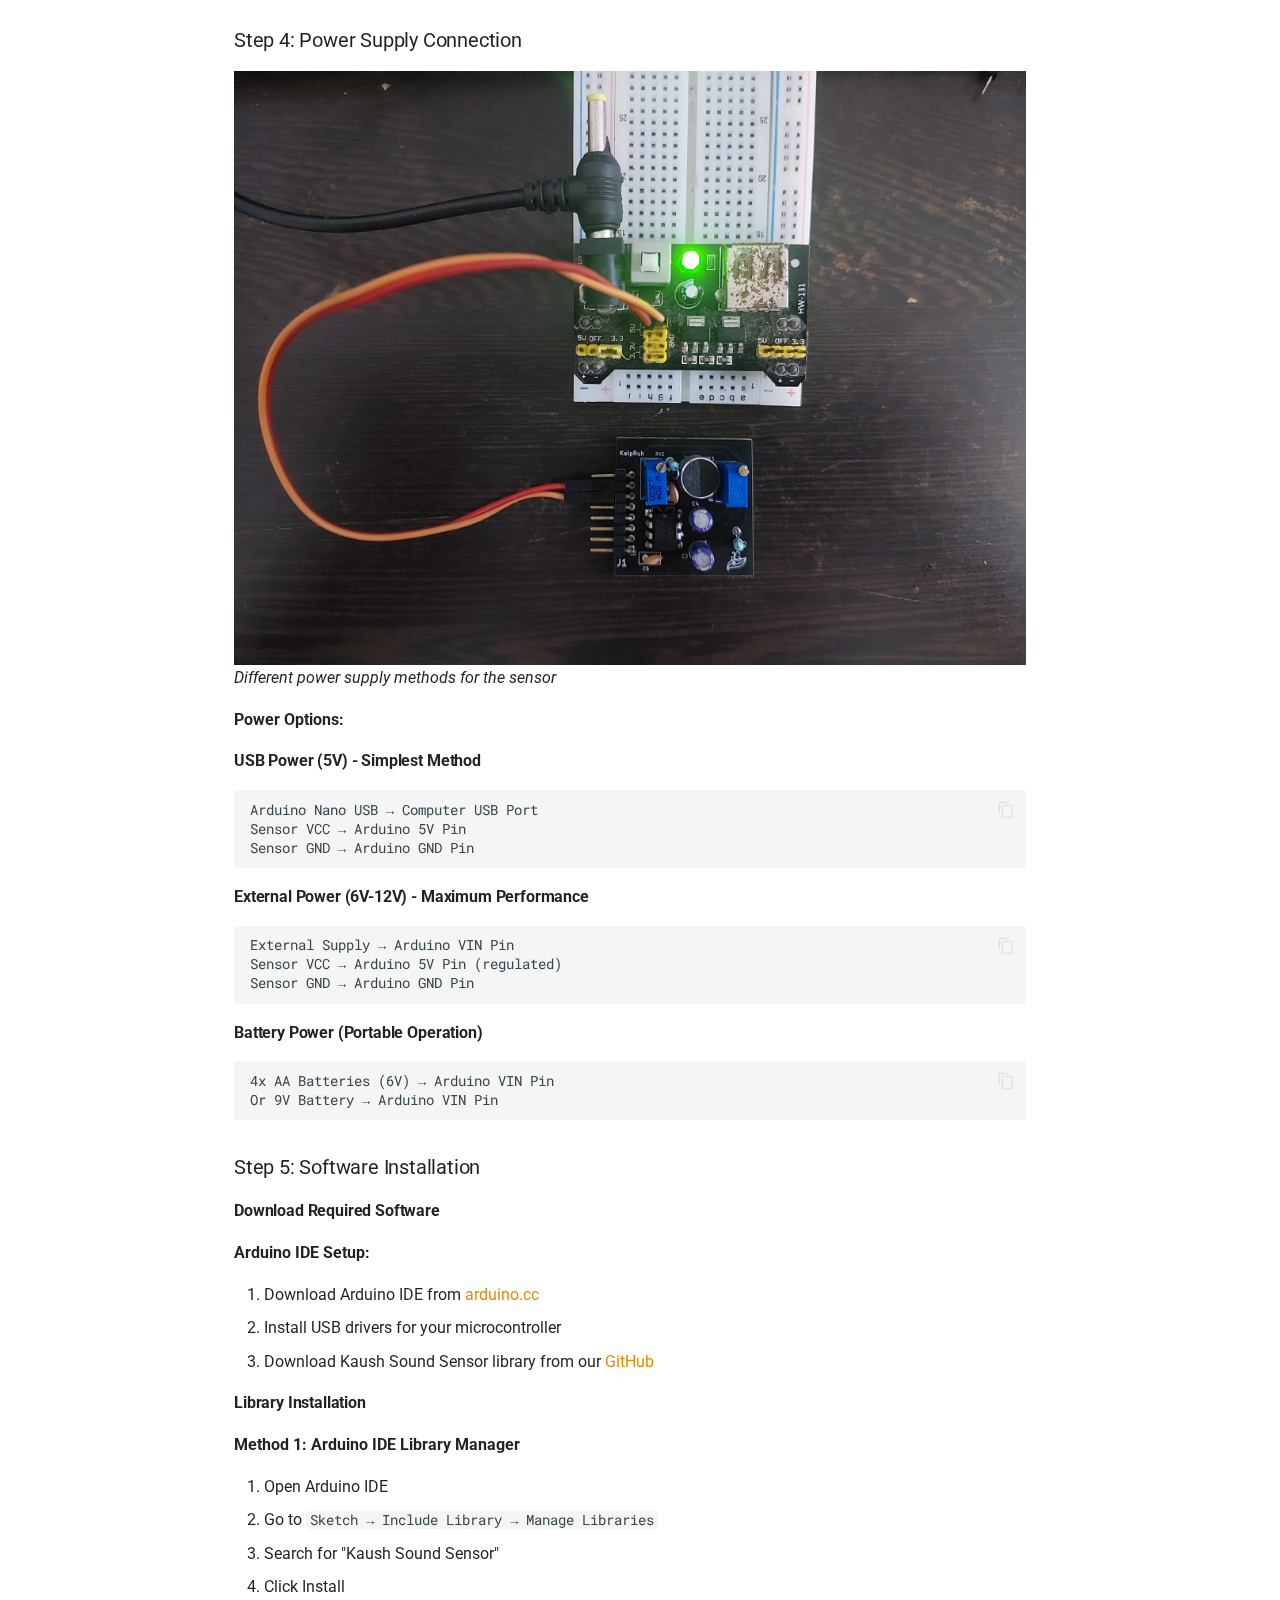
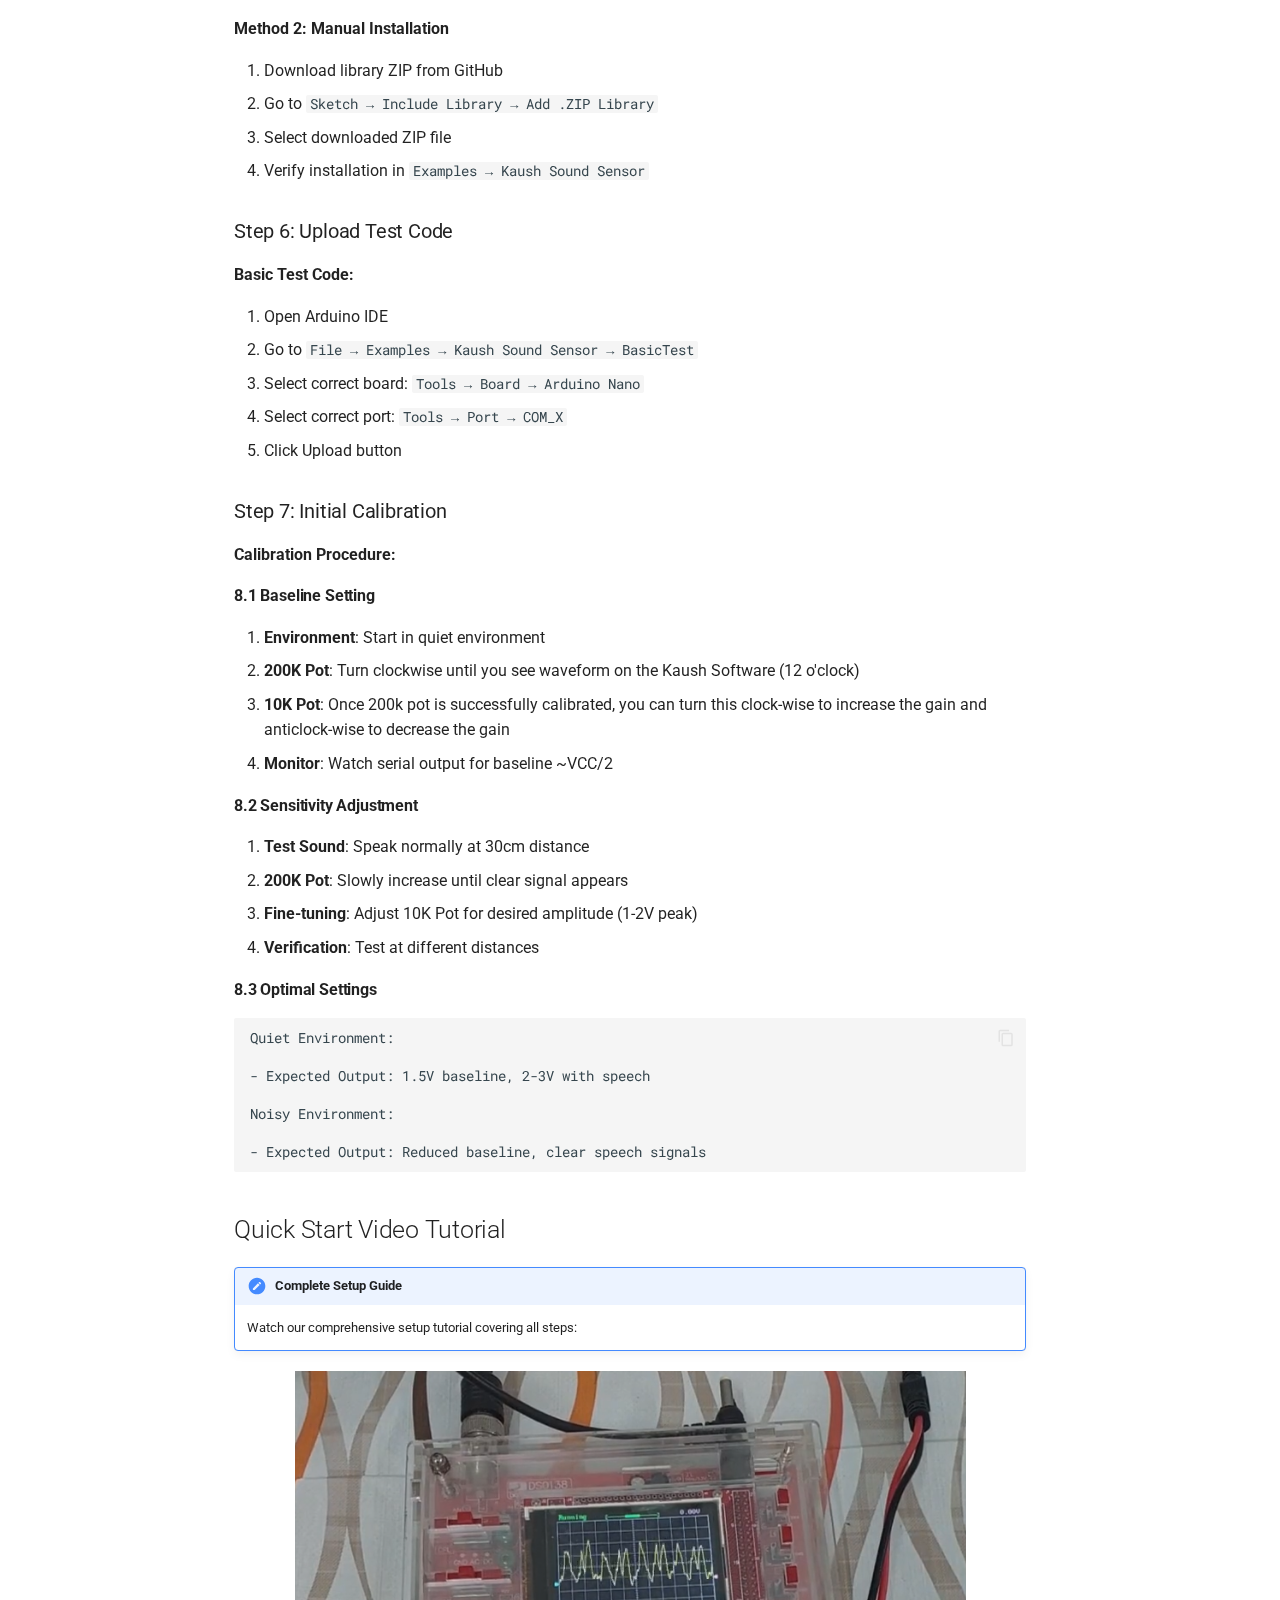
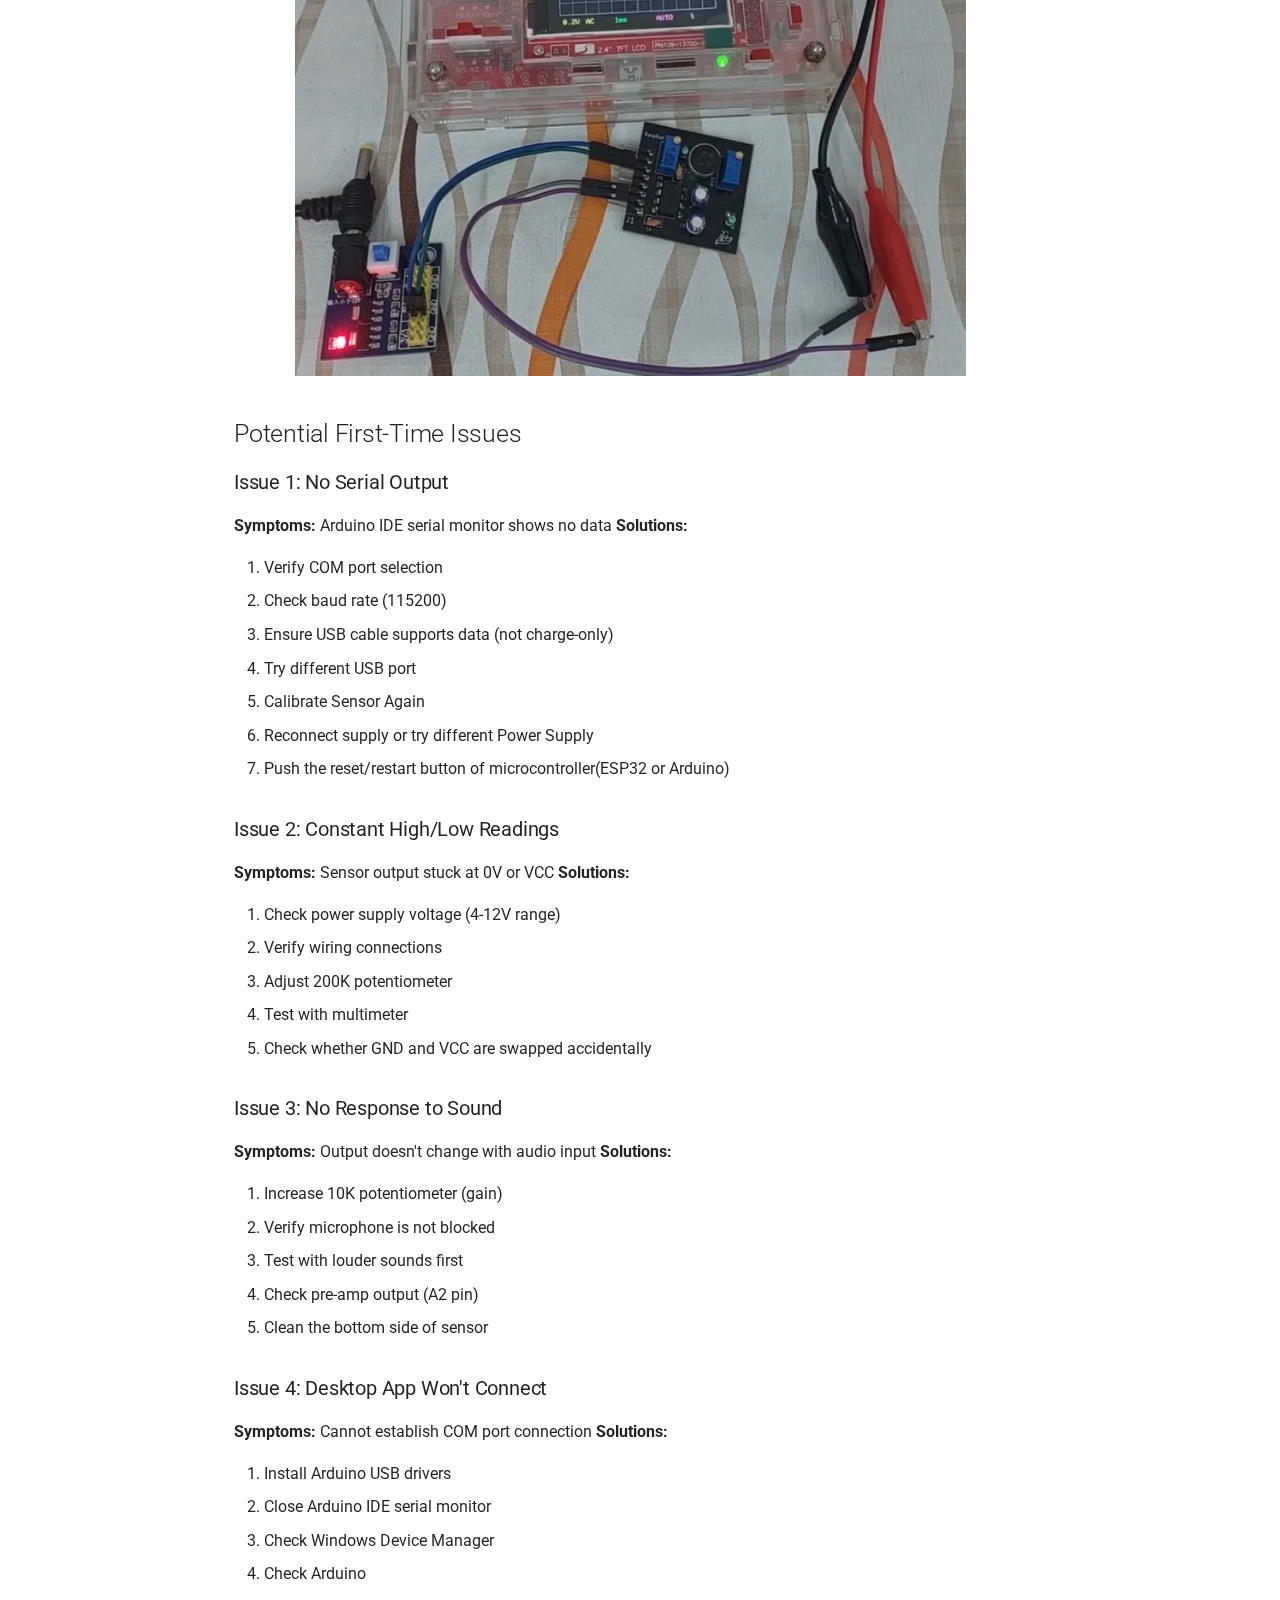
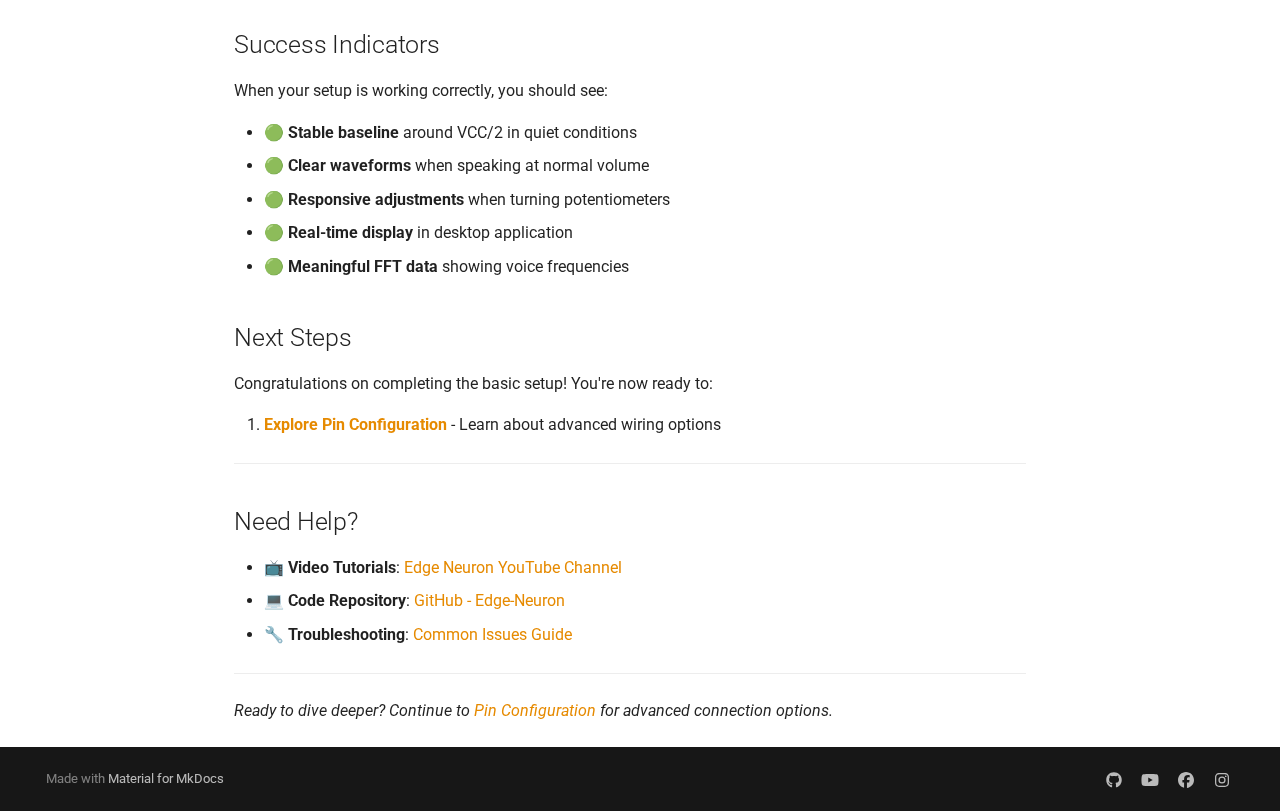
<file: getting-started/index.html>
<!doctype html>
<html lang="en" class="no-js">
  <head>
    
      <meta charset="utf-8">
      <meta name="viewport" content="width=device-width,initial-scale=1">
      
        <meta name="description" content="Complete guide for professional audio acquisition sensor">
      
      
        <meta name="author" content="Edge Neuron">
      
      
        <link rel="canonical" href="https://yourusername.github.io/kaush-sound-sensor-docs/getting-started/">
      
      
        <link rel="prev" href="../hardware-specs/">
      
      
        <link rel="next" href="../pin-config/">
      
      
      <link rel="icon" href="../images/logo/kalpruh.png">
      <meta name="generator" content="mkdocs-1.6.1, mkdocs-material-9.6.20">
    
    
      
        <title>Getting Started - Kaush Sound Sensor v1.0 Documentation</title>
      
    
    
      <link rel="stylesheet" href="../assets/stylesheets/main.e53b48f4.min.css">
      
        
        <link rel="stylesheet" href="../assets/stylesheets/palette.06af60db.min.css">
      
      


    
    
      
    
    
      
        
        
        <link rel="preconnect" href="https://fonts.gstatic.com" crossorigin>
        <link rel="stylesheet" href="https://fonts.googleapis.com/css?family=Roboto:300,300i,400,400i,700,700i%7CRoboto+Mono:400,400i,700,700i&display=fallback">
        <style>:root{--md-text-font:"Roboto";--md-code-font:"Roboto Mono"}</style>
      
    
    
      <link rel="stylesheet" href="../stylesheets/extra.css">
    
    <script>__md_scope=new URL("..",location),__md_hash=e=>[...e].reduce(((e,_)=>(e<<5)-e+_.charCodeAt(0)),0),__md_get=(e,_=localStorage,t=__md_scope)=>JSON.parse(_.getItem(t.pathname+"."+e)),__md_set=(e,_,t=localStorage,a=__md_scope)=>{try{t.setItem(a.pathname+"."+e,JSON.stringify(_))}catch(e){}}</script>
    
      
  


  
  

<script id="__analytics">function __md_analytics(){function e(){dataLayer.push(arguments)}window.dataLayer=window.dataLayer||[],e("js",new Date),e("config","G-2YE677NET0"),document.addEventListener("DOMContentLoaded",(function(){document.forms.search&&document.forms.search.query.addEventListener("blur",(function(){this.value&&e("event","search",{search_term:this.value})}));document$.subscribe((function(){var t=document.forms.feedback;if(void 0!==t)for(var a of t.querySelectorAll("[type=submit]"))a.addEventListener("click",(function(a){a.preventDefault();var n=document.location.pathname,d=this.getAttribute("data-md-value");e("event","feedback",{page:n,data:d}),t.firstElementChild.disabled=!0;var r=t.querySelector(".md-feedback__note [data-md-value='"+d+"']");r&&(r.hidden=!1)})),t.hidden=!1})),location$.subscribe((function(t){e("config","G-2YE677NET0",{page_path:t.pathname})}))}));var t=document.createElement("script");t.async=!0,t.src="https://www.googletagmanager.com/gtag/js?id=G-2YE677NET0",document.getElementById("__analytics").insertAdjacentElement("afterEnd",t)}</script>
  
    <script>"undefined"!=typeof __md_analytics&&__md_analytics()</script>
  

    
    
    
  </head>
  
  
    
    
      
    
    
    
    
    <body dir="ltr" data-md-color-scheme="default" data-md-color-primary="orange" data-md-color-accent="light-green">
  
    
    <input class="md-toggle" data-md-toggle="drawer" type="checkbox" id="__drawer" autocomplete="off">
    <input class="md-toggle" data-md-toggle="search" type="checkbox" id="__search" autocomplete="off">
    <label class="md-overlay" for="__drawer"></label>
    <div data-md-component="skip">
      
        
        <a href="#getting-started" class="md-skip">
          Skip to content
        </a>
      
    </div>
    <div data-md-component="announce">
      
    </div>
    
    
      

<header class="md-header" data-md-component="header">
  <nav class="md-header__inner md-grid" aria-label="Header">
    <a href=".." title="Kaush Sound Sensor v1.0 Documentation" class="md-header__button md-logo" aria-label="Kaush Sound Sensor v1.0 Documentation" data-md-component="logo">
      
  <img src="../images/logo/kalpruh.png" alt="logo">

    </a>
    <label class="md-header__button md-icon" for="__drawer">
      
      <svg xmlns="http://www.w3.org/2000/svg" viewBox="0 0 24 24"><path d="M3 6h18v2H3zm0 5h18v2H3zm0 5h18v2H3z"/></svg>
    </label>
    <div class="md-header__title" data-md-component="header-title">
      <div class="md-header__ellipsis">
        <div class="md-header__topic">
          <span class="md-ellipsis">
            Kaush Sound Sensor v1.0 Documentation
          </span>
        </div>
        <div class="md-header__topic" data-md-component="header-topic">
          <span class="md-ellipsis">
            
              Getting Started
            
          </span>
        </div>
      </div>
    </div>
    
      
        <form class="md-header__option" data-md-component="palette">
  
    
    
    
    <input class="md-option" data-md-color-media="" data-md-color-scheme="default" data-md-color-primary="orange" data-md-color-accent="light-green"  aria-label="Switch to dark mode"  type="radio" name="__palette" id="__palette_0">
    
      <label class="md-header__button md-icon" title="Switch to dark mode" for="__palette_1" hidden>
        <svg xmlns="http://www.w3.org/2000/svg" viewBox="0 0 24 24"><path d="M12 8a4 4 0 0 0-4 4 4 4 0 0 0 4 4 4 4 0 0 0 4-4 4 4 0 0 0-4-4m0 10a6 6 0 0 1-6-6 6 6 0 0 1 6-6 6 6 0 0 1 6 6 6 6 0 0 1-6 6m8-9.31V4h-4.69L12 .69 8.69 4H4v4.69L.69 12 4 15.31V20h4.69L12 23.31 15.31 20H20v-4.69L23.31 12z"/></svg>
      </label>
    
  
    
    
    
    <input class="md-option" data-md-color-media="" data-md-color-scheme="slate" data-md-color-primary="orange" data-md-color-accent="light-green"  aria-label="Switch to light mode"  type="radio" name="__palette" id="__palette_1">
    
      <label class="md-header__button md-icon" title="Switch to light mode" for="__palette_0" hidden>
        <svg xmlns="http://www.w3.org/2000/svg" viewBox="0 0 24 24"><path d="M12 18c-.89 0-1.74-.2-2.5-.55C11.56 16.5 13 14.42 13 12s-1.44-4.5-3.5-5.45C10.26 6.2 11.11 6 12 6a6 6 0 0 1 6 6 6 6 0 0 1-6 6m8-9.31V4h-4.69L12 .69 8.69 4H4v4.69L.69 12 4 15.31V20h4.69L12 23.31 15.31 20H20v-4.69L23.31 12z"/></svg>
      </label>
    
  
</form>
      
    
    
      <script>var palette=__md_get("__palette");if(palette&&palette.color){if("(prefers-color-scheme)"===palette.color.media){var media=matchMedia("(prefers-color-scheme: light)"),input=document.querySelector(media.matches?"[data-md-color-media='(prefers-color-scheme: light)']":"[data-md-color-media='(prefers-color-scheme: dark)']");palette.color.media=input.getAttribute("data-md-color-media"),palette.color.scheme=input.getAttribute("data-md-color-scheme"),palette.color.primary=input.getAttribute("data-md-color-primary"),palette.color.accent=input.getAttribute("data-md-color-accent")}for(var[key,value]of Object.entries(palette.color))document.body.setAttribute("data-md-color-"+key,value)}</script>
    
    
    
      
      
        <label class="md-header__button md-icon" for="__search">
          
          <svg xmlns="http://www.w3.org/2000/svg" viewBox="0 0 24 24"><path d="M9.5 3A6.5 6.5 0 0 1 16 9.5c0 1.61-.59 3.09-1.56 4.23l.27.27h.79l5 5-1.5 1.5-5-5v-.79l-.27-.27A6.52 6.52 0 0 1 9.5 16 6.5 6.5 0 0 1 3 9.5 6.5 6.5 0 0 1 9.5 3m0 2C7 5 5 7 5 9.5S7 14 9.5 14 14 12 14 9.5 12 5 9.5 5"/></svg>
        </label>
        <div class="md-search" data-md-component="search" role="dialog">
  <label class="md-search__overlay" for="__search"></label>
  <div class="md-search__inner" role="search">
    <form class="md-search__form" name="search">
      <input type="text" class="md-search__input" name="query" aria-label="Search" placeholder="Search" autocapitalize="off" autocorrect="off" autocomplete="off" spellcheck="false" data-md-component="search-query" required>
      <label class="md-search__icon md-icon" for="__search">
        
        <svg xmlns="http://www.w3.org/2000/svg" viewBox="0 0 24 24"><path d="M9.5 3A6.5 6.5 0 0 1 16 9.5c0 1.61-.59 3.09-1.56 4.23l.27.27h.79l5 5-1.5 1.5-5-5v-.79l-.27-.27A6.52 6.52 0 0 1 9.5 16 6.5 6.5 0 0 1 3 9.5 6.5 6.5 0 0 1 9.5 3m0 2C7 5 5 7 5 9.5S7 14 9.5 14 14 12 14 9.5 12 5 9.5 5"/></svg>
        
        <svg xmlns="http://www.w3.org/2000/svg" viewBox="0 0 24 24"><path d="M20 11v2H8l5.5 5.5-1.42 1.42L4.16 12l7.92-7.92L13.5 5.5 8 11z"/></svg>
      </label>
      <nav class="md-search__options" aria-label="Search">
        
        <button type="reset" class="md-search__icon md-icon" title="Clear" aria-label="Clear" tabindex="-1">
          
          <svg xmlns="http://www.w3.org/2000/svg" viewBox="0 0 24 24"><path d="M19 6.41 17.59 5 12 10.59 6.41 5 5 6.41 10.59 12 5 17.59 6.41 19 12 13.41 17.59 19 19 17.59 13.41 12z"/></svg>
        </button>
      </nav>
      
        <div class="md-search__suggest" data-md-component="search-suggest"></div>
      
    </form>
    <div class="md-search__output">
      <div class="md-search__scrollwrap" tabindex="0" data-md-scrollfix>
        <div class="md-search-result" data-md-component="search-result">
          <div class="md-search-result__meta">
            Initializing search
          </div>
          <ol class="md-search-result__list" role="presentation"></ol>
        </div>
      </div>
    </div>
  </div>
</div>
      
    
    
      <div class="md-header__source">
        <a href="https://docs.kalpruh.com" title="Go to repository" class="md-source" data-md-component="source">
  <div class="md-source__icon md-icon">
    
    <svg xmlns="http://www.w3.org/2000/svg" viewBox="0 0 448 512"><!--! Font Awesome Free 7.0.0 by @fontawesome - https://fontawesome.com License - https://fontawesome.com/license/free (Icons: CC BY 4.0, Fonts: SIL OFL 1.1, Code: MIT License) Copyright 2025 Fonticons, Inc.--><path d="M439.6 236.1 244 40.5c-5.4-5.5-12.8-8.5-20.4-8.5s-15 3-20.4 8.4L162.5 81l51.5 51.5c27.1-9.1 52.7 16.8 43.4 43.7l49.7 49.7c34.2-11.8 61.2 31 35.5 56.7-26.5 26.5-70.2-2.9-56-37.3L240.3 199v121.9c25.3 12.5 22.3 41.8 9.1 55-6.4 6.4-15.2 10.1-24.3 10.1s-17.8-3.6-24.3-10.1c-17.6-17.6-11.1-46.9 11.2-56v-123c-20.8-8.5-24.6-30.7-18.6-45L142.6 101 8.5 235.1C3 240.6 0 247.9 0 255.5s3 15 8.5 20.4l195.6 195.7c5.4 5.4 12.7 8.4 20.4 8.4s15-3 20.4-8.4l194.7-194.7c5.4-5.4 8.4-12.8 8.4-20.4s-3-15-8.4-20.4"/></svg>
  </div>
  <div class="md-source__repository">
    Edge-Neuron/kaush-sound-sensor-docs
  </div>
</a>
      </div>
    
  </nav>
  
</header>
    
    <div class="md-container" data-md-component="container">
      
      
        
          
            
<nav class="md-tabs" aria-label="Tabs" data-md-component="tabs">
  <div class="md-grid">
    <ul class="md-tabs__list">
      
        
  
  
  
  
    <li class="md-tabs__item">
      <a href=".." class="md-tabs__link">
        
  
  
    
  
  Home

      </a>
    </li>
  

      
        
  
  
  
  
    <li class="md-tabs__item">
      <a href="../hardware-specs/" class="md-tabs__link">
        
  
  
    
  
  Hardware Specifications

      </a>
    </li>
  

      
        
  
  
  
    
  
  
    <li class="md-tabs__item md-tabs__item--active">
      <a href="./" class="md-tabs__link">
        
  
  
    
  
  Getting Started

      </a>
    </li>
  

      
        
  
  
  
  
    <li class="md-tabs__item">
      <a href="../pin-config/" class="md-tabs__link">
        
  
  
    
  
  Pin Configuration

      </a>
    </li>
  

      
        
  
  
  
  
    <li class="md-tabs__item">
      <a href="../troubleshooting/" class="md-tabs__link">
        
  
  
    
  
  Troubleshooting

      </a>
    </li>
  

      
        
  
  
  
  
    <li class="md-tabs__item">
      <a href="../downloads/" class="md-tabs__link">
        
  
  
    
  
  Downloads

      </a>
    </li>
  

      
        
  
  
  
  
    <li class="md-tabs__item">
      <a href="../support/" class="md-tabs__link">
        
  
  
    
  
  Support

      </a>
    </li>
  

      
    </ul>
  </div>
</nav>
          
        
      
      <main class="md-main" data-md-component="main">
        <div class="md-main__inner md-grid">
          
            
              
              <div class="md-sidebar md-sidebar--primary" data-md-component="sidebar" data-md-type="navigation" >
                <div class="md-sidebar__scrollwrap">
                  <div class="md-sidebar__inner">
                    


  


<nav class="md-nav md-nav--primary md-nav--lifted" aria-label="Navigation" data-md-level="0">
  <label class="md-nav__title" for="__drawer">
    <a href=".." title="Kaush Sound Sensor v1.0 Documentation" class="md-nav__button md-logo" aria-label="Kaush Sound Sensor v1.0 Documentation" data-md-component="logo">
      
  <img src="../images/logo/kalpruh.png" alt="logo">

    </a>
    Kaush Sound Sensor v1.0 Documentation
  </label>
  
    <div class="md-nav__source">
      <a href="https://docs.kalpruh.com" title="Go to repository" class="md-source" data-md-component="source">
  <div class="md-source__icon md-icon">
    
    <svg xmlns="http://www.w3.org/2000/svg" viewBox="0 0 448 512"><!--! Font Awesome Free 7.0.0 by @fontawesome - https://fontawesome.com License - https://fontawesome.com/license/free (Icons: CC BY 4.0, Fonts: SIL OFL 1.1, Code: MIT License) Copyright 2025 Fonticons, Inc.--><path d="M439.6 236.1 244 40.5c-5.4-5.5-12.8-8.5-20.4-8.5s-15 3-20.4 8.4L162.5 81l51.5 51.5c27.1-9.1 52.7 16.8 43.4 43.7l49.7 49.7c34.2-11.8 61.2 31 35.5 56.7-26.5 26.5-70.2-2.9-56-37.3L240.3 199v121.9c25.3 12.5 22.3 41.8 9.1 55-6.4 6.4-15.2 10.1-24.3 10.1s-17.8-3.6-24.3-10.1c-17.6-17.6-11.1-46.9 11.2-56v-123c-20.8-8.5-24.6-30.7-18.6-45L142.6 101 8.5 235.1C3 240.6 0 247.9 0 255.5s3 15 8.5 20.4l195.6 195.7c5.4 5.4 12.7 8.4 20.4 8.4s15-3 20.4-8.4l194.7-194.7c5.4-5.4 8.4-12.8 8.4-20.4s-3-15-8.4-20.4"/></svg>
  </div>
  <div class="md-source__repository">
    Edge-Neuron/kaush-sound-sensor-docs
  </div>
</a>
    </div>
  
  <ul class="md-nav__list" data-md-scrollfix>
    
      
      
  
  
  
  
    <li class="md-nav__item">
      <a href=".." class="md-nav__link">
        
  
  
  <span class="md-ellipsis">
    Home
    
  </span>
  

      </a>
    </li>
  

    
      
      
  
  
  
  
    <li class="md-nav__item">
      <a href="../hardware-specs/" class="md-nav__link">
        
  
  
  <span class="md-ellipsis">
    Hardware Specifications
    
  </span>
  

      </a>
    </li>
  

    
      
      
  
  
    
  
  
  
    <li class="md-nav__item md-nav__item--active">
      
      <input class="md-nav__toggle md-toggle" type="checkbox" id="__toc">
      
      
        
      
      
        <label class="md-nav__link md-nav__link--active" for="__toc">
          
  
  
  <span class="md-ellipsis">
    Getting Started
    
  </span>
  

          <span class="md-nav__icon md-icon"></span>
        </label>
      
      <a href="./" class="md-nav__link md-nav__link--active">
        
  
  
  <span class="md-ellipsis">
    Getting Started
    
  </span>
  

      </a>
      
        

<nav class="md-nav md-nav--secondary" aria-label="Table of contents">
  
  
  
    
  
  
    <label class="md-nav__title" for="__toc">
      <span class="md-nav__icon md-icon"></span>
      Table of contents
    </label>
    <ul class="md-nav__list" data-md-component="toc" data-md-scrollfix>
      
        <li class="md-nav__item">
  <a href="#what-youll-need" class="md-nav__link">
    <span class="md-ellipsis">
      What You'll Need
    </span>
  </a>
  
    <nav class="md-nav" aria-label="What You&#39;ll Need">
      <ul class="md-nav__list">
        
          <li class="md-nav__item">
  <a href="#hardware-requirements" class="md-nav__link">
    <span class="md-ellipsis">
      Hardware Requirements
    </span>
  </a>
  
</li>
        
          <li class="md-nav__item">
  <a href="#software-requirements" class="md-nav__link">
    <span class="md-ellipsis">
      Software Requirements
    </span>
  </a>
  
</li>
        
      </ul>
    </nav>
  
</li>
      
        <li class="md-nav__item">
  <a href="#step-by-step-setup" class="md-nav__link">
    <span class="md-ellipsis">
      Step-by-Step Setup
    </span>
  </a>
  
    <nav class="md-nav" aria-label="Step-by-Step Setup">
      <ul class="md-nav__list">
        
          <li class="md-nav__item">
  <a href="#step-1-choose-your-platform" class="md-nav__link">
    <span class="md-ellipsis">
      Step 1: Choose Your Platform
    </span>
  </a>
  
    <nav class="md-nav" aria-label="Step 1: Choose Your Platform">
      <ul class="md-nav__list">
        
          <li class="md-nav__item">
  <a href="#option-a-arduino-nano-recommended-for-beginners" class="md-nav__link">
    <span class="md-ellipsis">
      Option A: Arduino Nano (Recommended for Beginners)
    </span>
  </a>
  
</li>
        
          <li class="md-nav__item">
  <a href="#option-b-esp32-wifi-enabled" class="md-nav__link">
    <span class="md-ellipsis">
      Option B: ESP32 (WiFi Enabled)
    </span>
  </a>
  
</li>
        
          <li class="md-nav__item">
  <a href="#option-c-raspberry-pi-advanced-features" class="md-nav__link">
    <span class="md-ellipsis">
      Option C: Raspberry Pi (Advanced Features)
    </span>
  </a>
  
</li>
        
      </ul>
    </nav>
  
</li>
        
          <li class="md-nav__item">
  <a href="#step-3-basic-wiring-arduino-nano-example" class="md-nav__link">
    <span class="md-ellipsis">
      Step 3: Basic Wiring (Arduino Nano Example)
    </span>
  </a>
  
</li>
        
          <li class="md-nav__item">
  <a href="#step-4-power-supply-connection" class="md-nav__link">
    <span class="md-ellipsis">
      Step 4: Power Supply Connection
    </span>
  </a>
  
    <nav class="md-nav" aria-label="Step 4: Power Supply Connection">
      <ul class="md-nav__list">
        
          <li class="md-nav__item">
  <a href="#usb-power-5v-simplest-method" class="md-nav__link">
    <span class="md-ellipsis">
      USB Power (5V) - Simplest Method
    </span>
  </a>
  
</li>
        
          <li class="md-nav__item">
  <a href="#external-power-6v-12v-maximum-performance" class="md-nav__link">
    <span class="md-ellipsis">
      External Power (6V-12V) - Maximum Performance
    </span>
  </a>
  
</li>
        
          <li class="md-nav__item">
  <a href="#battery-power-portable-operation" class="md-nav__link">
    <span class="md-ellipsis">
      Battery Power (Portable Operation)
    </span>
  </a>
  
</li>
        
      </ul>
    </nav>
  
</li>
        
          <li class="md-nav__item">
  <a href="#step-5-software-installation" class="md-nav__link">
    <span class="md-ellipsis">
      Step 5: Software Installation
    </span>
  </a>
  
    <nav class="md-nav" aria-label="Step 5: Software Installation">
      <ul class="md-nav__list">
        
          <li class="md-nav__item">
  <a href="#download-required-software" class="md-nav__link">
    <span class="md-ellipsis">
      Download Required Software
    </span>
  </a>
  
</li>
        
          <li class="md-nav__item">
  <a href="#library-installation" class="md-nav__link">
    <span class="md-ellipsis">
      Library Installation
    </span>
  </a>
  
</li>
        
      </ul>
    </nav>
  
</li>
        
          <li class="md-nav__item">
  <a href="#step-6-upload-test-code" class="md-nav__link">
    <span class="md-ellipsis">
      Step 6: Upload Test Code
    </span>
  </a>
  
</li>
        
          <li class="md-nav__item">
  <a href="#step-7-initial-calibration" class="md-nav__link">
    <span class="md-ellipsis">
      Step 7: Initial Calibration
    </span>
  </a>
  
    <nav class="md-nav" aria-label="Step 7: Initial Calibration">
      <ul class="md-nav__list">
        
          <li class="md-nav__item">
  <a href="#81-baseline-setting" class="md-nav__link">
    <span class="md-ellipsis">
      8.1 Baseline Setting
    </span>
  </a>
  
</li>
        
          <li class="md-nav__item">
  <a href="#82-sensitivity-adjustment" class="md-nav__link">
    <span class="md-ellipsis">
      8.2 Sensitivity Adjustment
    </span>
  </a>
  
</li>
        
          <li class="md-nav__item">
  <a href="#83-optimal-settings" class="md-nav__link">
    <span class="md-ellipsis">
      8.3 Optimal Settings
    </span>
  </a>
  
</li>
        
      </ul>
    </nav>
  
</li>
        
      </ul>
    </nav>
  
</li>
      
        <li class="md-nav__item">
  <a href="#quick-start-video-tutorial" class="md-nav__link">
    <span class="md-ellipsis">
      Quick Start Video Tutorial
    </span>
  </a>
  
</li>
      
        <li class="md-nav__item">
  <a href="#potential-first-time-issues" class="md-nav__link">
    <span class="md-ellipsis">
      Potential First-Time Issues
    </span>
  </a>
  
    <nav class="md-nav" aria-label="Potential First-Time Issues">
      <ul class="md-nav__list">
        
          <li class="md-nav__item">
  <a href="#issue-1-no-serial-output" class="md-nav__link">
    <span class="md-ellipsis">
      Issue 1: No Serial Output
    </span>
  </a>
  
</li>
        
          <li class="md-nav__item">
  <a href="#issue-2-constant-highlow-readings" class="md-nav__link">
    <span class="md-ellipsis">
      Issue 2: Constant High/Low Readings
    </span>
  </a>
  
</li>
        
          <li class="md-nav__item">
  <a href="#issue-3-no-response-to-sound" class="md-nav__link">
    <span class="md-ellipsis">
      Issue 3: No Response to Sound
    </span>
  </a>
  
</li>
        
          <li class="md-nav__item">
  <a href="#issue-4-desktop-app-wont-connect" class="md-nav__link">
    <span class="md-ellipsis">
      Issue 4: Desktop App Won't Connect
    </span>
  </a>
  
</li>
        
      </ul>
    </nav>
  
</li>
      
        <li class="md-nav__item">
  <a href="#success-indicators" class="md-nav__link">
    <span class="md-ellipsis">
      Success Indicators
    </span>
  </a>
  
</li>
      
        <li class="md-nav__item">
  <a href="#next-steps" class="md-nav__link">
    <span class="md-ellipsis">
      Next Steps
    </span>
  </a>
  
</li>
      
        <li class="md-nav__item">
  <a href="#need-help" class="md-nav__link">
    <span class="md-ellipsis">
      Need Help?
    </span>
  </a>
  
</li>
      
    </ul>
  
</nav>
      
    </li>
  

    
      
      
  
  
  
  
    <li class="md-nav__item">
      <a href="../pin-config/" class="md-nav__link">
        
  
  
  <span class="md-ellipsis">
    Pin Configuration
    
  </span>
  

      </a>
    </li>
  

    
      
      
  
  
  
  
    <li class="md-nav__item">
      <a href="../troubleshooting/" class="md-nav__link">
        
  
  
  <span class="md-ellipsis">
    Troubleshooting
    
  </span>
  

      </a>
    </li>
  

    
      
      
  
  
  
  
    <li class="md-nav__item">
      <a href="../downloads/" class="md-nav__link">
        
  
  
  <span class="md-ellipsis">
    Downloads
    
  </span>
  

      </a>
    </li>
  

    
      
      
  
  
  
  
    <li class="md-nav__item">
      <a href="../support/" class="md-nav__link">
        
  
  
  <span class="md-ellipsis">
    Support
    
  </span>
  

      </a>
    </li>
  

    
  </ul>
</nav>
                  </div>
                </div>
              </div>
            
            
              
              <div class="md-sidebar md-sidebar--secondary" data-md-component="sidebar" data-md-type="toc" >
                <div class="md-sidebar__scrollwrap">
                  <div class="md-sidebar__inner">
                    

<nav class="md-nav md-nav--secondary" aria-label="Table of contents">
  
  
  
    
  
  
    <label class="md-nav__title" for="__toc">
      <span class="md-nav__icon md-icon"></span>
      Table of contents
    </label>
    <ul class="md-nav__list" data-md-component="toc" data-md-scrollfix>
      
        <li class="md-nav__item">
  <a href="#what-youll-need" class="md-nav__link">
    <span class="md-ellipsis">
      What You'll Need
    </span>
  </a>
  
    <nav class="md-nav" aria-label="What You&#39;ll Need">
      <ul class="md-nav__list">
        
          <li class="md-nav__item">
  <a href="#hardware-requirements" class="md-nav__link">
    <span class="md-ellipsis">
      Hardware Requirements
    </span>
  </a>
  
</li>
        
          <li class="md-nav__item">
  <a href="#software-requirements" class="md-nav__link">
    <span class="md-ellipsis">
      Software Requirements
    </span>
  </a>
  
</li>
        
      </ul>
    </nav>
  
</li>
      
        <li class="md-nav__item">
  <a href="#step-by-step-setup" class="md-nav__link">
    <span class="md-ellipsis">
      Step-by-Step Setup
    </span>
  </a>
  
    <nav class="md-nav" aria-label="Step-by-Step Setup">
      <ul class="md-nav__list">
        
          <li class="md-nav__item">
  <a href="#step-1-choose-your-platform" class="md-nav__link">
    <span class="md-ellipsis">
      Step 1: Choose Your Platform
    </span>
  </a>
  
    <nav class="md-nav" aria-label="Step 1: Choose Your Platform">
      <ul class="md-nav__list">
        
          <li class="md-nav__item">
  <a href="#option-a-arduino-nano-recommended-for-beginners" class="md-nav__link">
    <span class="md-ellipsis">
      Option A: Arduino Nano (Recommended for Beginners)
    </span>
  </a>
  
</li>
        
          <li class="md-nav__item">
  <a href="#option-b-esp32-wifi-enabled" class="md-nav__link">
    <span class="md-ellipsis">
      Option B: ESP32 (WiFi Enabled)
    </span>
  </a>
  
</li>
        
          <li class="md-nav__item">
  <a href="#option-c-raspberry-pi-advanced-features" class="md-nav__link">
    <span class="md-ellipsis">
      Option C: Raspberry Pi (Advanced Features)
    </span>
  </a>
  
</li>
        
      </ul>
    </nav>
  
</li>
        
          <li class="md-nav__item">
  <a href="#step-3-basic-wiring-arduino-nano-example" class="md-nav__link">
    <span class="md-ellipsis">
      Step 3: Basic Wiring (Arduino Nano Example)
    </span>
  </a>
  
</li>
        
          <li class="md-nav__item">
  <a href="#step-4-power-supply-connection" class="md-nav__link">
    <span class="md-ellipsis">
      Step 4: Power Supply Connection
    </span>
  </a>
  
    <nav class="md-nav" aria-label="Step 4: Power Supply Connection">
      <ul class="md-nav__list">
        
          <li class="md-nav__item">
  <a href="#usb-power-5v-simplest-method" class="md-nav__link">
    <span class="md-ellipsis">
      USB Power (5V) - Simplest Method
    </span>
  </a>
  
</li>
        
          <li class="md-nav__item">
  <a href="#external-power-6v-12v-maximum-performance" class="md-nav__link">
    <span class="md-ellipsis">
      External Power (6V-12V) - Maximum Performance
    </span>
  </a>
  
</li>
        
          <li class="md-nav__item">
  <a href="#battery-power-portable-operation" class="md-nav__link">
    <span class="md-ellipsis">
      Battery Power (Portable Operation)
    </span>
  </a>
  
</li>
        
      </ul>
    </nav>
  
</li>
        
          <li class="md-nav__item">
  <a href="#step-5-software-installation" class="md-nav__link">
    <span class="md-ellipsis">
      Step 5: Software Installation
    </span>
  </a>
  
    <nav class="md-nav" aria-label="Step 5: Software Installation">
      <ul class="md-nav__list">
        
          <li class="md-nav__item">
  <a href="#download-required-software" class="md-nav__link">
    <span class="md-ellipsis">
      Download Required Software
    </span>
  </a>
  
</li>
        
          <li class="md-nav__item">
  <a href="#library-installation" class="md-nav__link">
    <span class="md-ellipsis">
      Library Installation
    </span>
  </a>
  
</li>
        
      </ul>
    </nav>
  
</li>
        
          <li class="md-nav__item">
  <a href="#step-6-upload-test-code" class="md-nav__link">
    <span class="md-ellipsis">
      Step 6: Upload Test Code
    </span>
  </a>
  
</li>
        
          <li class="md-nav__item">
  <a href="#step-7-initial-calibration" class="md-nav__link">
    <span class="md-ellipsis">
      Step 7: Initial Calibration
    </span>
  </a>
  
    <nav class="md-nav" aria-label="Step 7: Initial Calibration">
      <ul class="md-nav__list">
        
          <li class="md-nav__item">
  <a href="#81-baseline-setting" class="md-nav__link">
    <span class="md-ellipsis">
      8.1 Baseline Setting
    </span>
  </a>
  
</li>
        
          <li class="md-nav__item">
  <a href="#82-sensitivity-adjustment" class="md-nav__link">
    <span class="md-ellipsis">
      8.2 Sensitivity Adjustment
    </span>
  </a>
  
</li>
        
          <li class="md-nav__item">
  <a href="#83-optimal-settings" class="md-nav__link">
    <span class="md-ellipsis">
      8.3 Optimal Settings
    </span>
  </a>
  
</li>
        
      </ul>
    </nav>
  
</li>
        
      </ul>
    </nav>
  
</li>
      
        <li class="md-nav__item">
  <a href="#quick-start-video-tutorial" class="md-nav__link">
    <span class="md-ellipsis">
      Quick Start Video Tutorial
    </span>
  </a>
  
</li>
      
        <li class="md-nav__item">
  <a href="#potential-first-time-issues" class="md-nav__link">
    <span class="md-ellipsis">
      Potential First-Time Issues
    </span>
  </a>
  
    <nav class="md-nav" aria-label="Potential First-Time Issues">
      <ul class="md-nav__list">
        
          <li class="md-nav__item">
  <a href="#issue-1-no-serial-output" class="md-nav__link">
    <span class="md-ellipsis">
      Issue 1: No Serial Output
    </span>
  </a>
  
</li>
        
          <li class="md-nav__item">
  <a href="#issue-2-constant-highlow-readings" class="md-nav__link">
    <span class="md-ellipsis">
      Issue 2: Constant High/Low Readings
    </span>
  </a>
  
</li>
        
          <li class="md-nav__item">
  <a href="#issue-3-no-response-to-sound" class="md-nav__link">
    <span class="md-ellipsis">
      Issue 3: No Response to Sound
    </span>
  </a>
  
</li>
        
          <li class="md-nav__item">
  <a href="#issue-4-desktop-app-wont-connect" class="md-nav__link">
    <span class="md-ellipsis">
      Issue 4: Desktop App Won't Connect
    </span>
  </a>
  
</li>
        
      </ul>
    </nav>
  
</li>
      
        <li class="md-nav__item">
  <a href="#success-indicators" class="md-nav__link">
    <span class="md-ellipsis">
      Success Indicators
    </span>
  </a>
  
</li>
      
        <li class="md-nav__item">
  <a href="#next-steps" class="md-nav__link">
    <span class="md-ellipsis">
      Next Steps
    </span>
  </a>
  
</li>
      
        <li class="md-nav__item">
  <a href="#need-help" class="md-nav__link">
    <span class="md-ellipsis">
      Need Help?
    </span>
  </a>
  
</li>
      
    </ul>
  
</nav>
                  </div>
                </div>
              </div>
            
          
          
            <div class="md-content" data-md-component="content">
              <article class="md-content__inner md-typeset">
                
                  


  
  


<h1 id="getting-started">Getting Started<a class="headerlink" href="#getting-started" title="Permanent link">&para;</a></h1>
<h2 id="what-youll-need">What You'll Need<a class="headerlink" href="#what-youll-need" title="Permanent link">&para;</a></h2>
<p>Before starting with your Kaush Sound Sensor v1.0, ensure you have all the required components and software ready.</p>
<h3 id="hardware-requirements">Hardware Requirements<a class="headerlink" href="#hardware-requirements" title="Permanent link">&para;</a></h3>
<p><strong>Essential Components:</strong></p>
<ol>
<li>✅Kaush Sound Sensor v1.0  </li>
<li>✅Microcontroller (Arduino Nano, ESP32, or Raspberry Pi)  </li>
<li>✅USB cable (for programming the microcontroller)  </li>
<li>✅Jumper wires (male-to-female recommended)  </li>
<li>✅Breadboard (optional, but highly recommended for prototyping)  </li>
<li>✅Power supply (4V–12V) or USB power  </li>
</ol>
<p><strong>Optional Components:</strong></p>
<ol>
<li>🔧Multimeter → For verifying voltage and connections  </li>
<li>🔧Audio source (speaker, phone, or buzzer) → For testing sound detection </li>
</ol>
<h3 id="software-requirements">Software Requirements<a class="headerlink" href="#software-requirements" title="Permanent link">&para;</a></h3>
<p><strong>For Microcontroller Programming:</strong></p>
<ol>
<li>Arduino IDE (v1.8.0 or later)</li>
<li>USB drivers for your microcontroller</li>
<li>Kaush Sound Sensor library (provided)</li>
</ol>
<h2 id="step-by-step-setup">Step-by-Step Setup<a class="headerlink" href="#step-by-step-setup" title="Permanent link">&para;</a></h2>
<h3 id="step-1-choose-your-platform">Step 1: Choose Your Platform<a class="headerlink" href="#step-1-choose-your-platform" title="Permanent link">&para;</a></h3>
<p>Select your preferred microcontroller platform. Each has its advantages:</p>
<h4 id="option-a-arduino-nano-recommended-for-beginners">Option A: Arduino Nano (Recommended for Beginners)<a class="headerlink" href="#option-a-arduino-nano-recommended-for-beginners" title="Permanent link">&para;</a></h4>
<p><img alt="Arduino Nano Setup" src="../images/connections/arduino-nano-complete.png" />
<em>Complete Arduino Nano setup with Kaush Sound Sensor</em></p>
<p><strong>Advantages:</strong>
- Easy to program with Arduino IDE
- 5V operation matches sensor well
- Large community support
- Real-time sampling up to 4kHz</p>
<h4 id="option-b-esp32-wifi-enabled">Option B: ESP32 (WiFi Enabled)<a class="headerlink" href="#option-b-esp32-wifi-enabled" title="Permanent link">&para;</a></h4>
<p><img alt="ESP32 Setup" src="../images/connections/esp32-complete.png" />
<em>ESP32 setup enabling wireless data transmission</em></p>
<p><strong>Advantages:</strong>
- Built-in WiFi for wireless data
- Higher processing power
- IoT integration capabilities
- Web-based control possible</p>
<h4 id="option-c-raspberry-pi-advanced-features">Option C: Raspberry Pi (Advanced Features)<a class="headerlink" href="#option-c-raspberry-pi-advanced-features" title="Permanent link">&para;</a></h4>
<p><strong>Advantages:</strong></p>
<ul>
<li>Linux-based advanced processing</li>
<li>Multiple communication interfaces</li>
<li>Can run desktop application directly</li>
<li>Real-time DSP capabilities</li>
</ul>
<h3 id="step-3-basic-wiring-arduino-nano-example">Step 3: Basic Wiring (Arduino Nano Example)<a class="headerlink" href="#step-3-basic-wiring-arduino-nano-example" title="Permanent link">&para;</a></h3>
<p><strong>Connection Table:</strong></p>
<table>
<thead>
<tr>
<th>Kaush Sensor Pin</th>
<th>Arduino Nano Pin</th>
<th>Function</th>
</tr>
</thead>
<tbody>
<tr>
<td>VCC</td>
<td>5V</td>
<td>Power Supply</td>
</tr>
<tr>
<td>GND</td>
<td>GND</td>
<td>Ground</td>
</tr>
<tr>
<td>FILTERED_OUT</td>
<td>A0</td>
<td>Analog Signal</td>
</tr>
</tbody>
</table>
<h3 id="step-4-power-supply-connection">Step 4: Power Supply Connection<a class="headerlink" href="#step-4-power-supply-connection" title="Permanent link">&para;</a></h3>
<p><img alt="Power Supply Options" src="../images/connections/power-supply-options.jpg" />
<em>Different power supply methods for the sensor</em></p>
<p><strong>Power Options:</strong></p>
<h4 id="usb-power-5v-simplest-method">USB Power (5V) - Simplest Method<a class="headerlink" href="#usb-power-5v-simplest-method" title="Permanent link">&para;</a></h4>
<div class="highlight"><pre><span></span><code>Arduino Nano USB → Computer USB Port
Sensor VCC → Arduino 5V Pin
Sensor GND → Arduino GND Pin
</code></pre></div>
<h4 id="external-power-6v-12v-maximum-performance">External Power (6V-12V) - Maximum Performance<a class="headerlink" href="#external-power-6v-12v-maximum-performance" title="Permanent link">&para;</a></h4>
<div class="highlight"><pre><span></span><code>External Supply → Arduino VIN Pin
Sensor VCC → Arduino 5V Pin (regulated)
Sensor GND → Arduino GND Pin
</code></pre></div>
<h4 id="battery-power-portable-operation">Battery Power (Portable Operation)<a class="headerlink" href="#battery-power-portable-operation" title="Permanent link">&para;</a></h4>
<div class="highlight"><pre><span></span><code>4x AA Batteries (6V) → Arduino VIN Pin
Or 9V Battery → Arduino VIN Pin
</code></pre></div>
<h3 id="step-5-software-installation">Step 5: Software Installation<a class="headerlink" href="#step-5-software-installation" title="Permanent link">&para;</a></h3>
<h4 id="download-required-software">Download Required Software<a class="headerlink" href="#download-required-software" title="Permanent link">&para;</a></h4>
<p><strong>Arduino IDE Setup:</strong></p>
<ol>
<li>Download Arduino IDE from <a href="https://www.arduino.cc/en/software">arduino.cc</a></li>
<li>Install USB drivers for your microcontroller</li>
<li>Download Kaush Sound Sensor library from our <a href="https://github.com/Edge-Neuron">GitHub</a></li>
</ol>
<h4 id="library-installation">Library Installation<a class="headerlink" href="#library-installation" title="Permanent link">&para;</a></h4>
<p><strong>Method 1: Arduino IDE Library Manager</strong></p>
<ol>
<li>Open Arduino IDE</li>
<li>Go to <code>Sketch → Include Library → Manage Libraries</code></li>
<li>Search for "Kaush Sound Sensor"</li>
<li>Click Install</li>
</ol>
<p><strong>Method 2: Manual Installation</strong></p>
<ol>
<li>Download library ZIP from GitHub</li>
<li>Go to <code>Sketch → Include Library → Add .ZIP Library</code></li>
<li>Select downloaded ZIP file</li>
<li>Verify installation in <code>Examples → Kaush Sound Sensor</code></li>
</ol>
<h3 id="step-6-upload-test-code">Step 6: Upload Test Code<a class="headerlink" href="#step-6-upload-test-code" title="Permanent link">&para;</a></h3>
<p><strong>Basic Test Code:</strong></p>
<ol>
<li>Open Arduino IDE</li>
<li>Go to <code>File → Examples → Kaush Sound Sensor → BasicTest</code></li>
<li>Select correct board: <code>Tools → Board → Arduino Nano</code></li>
<li>Select correct port: <code>Tools → Port → COM_X</code></li>
<li>Click Upload button</li>
</ol>
<h3 id="step-7-initial-calibration">Step 7: Initial Calibration<a class="headerlink" href="#step-7-initial-calibration" title="Permanent link">&para;</a></h3>
<p><strong>Calibration Procedure:</strong></p>
<h4 id="81-baseline-setting">8.1 Baseline Setting<a class="headerlink" href="#81-baseline-setting" title="Permanent link">&para;</a></h4>
<ol>
<li><strong>Environment</strong>: Start in quiet environment</li>
<li><strong>200K Pot</strong>: Turn clockwise until you see waveform on the Kaush Software (12 o'clock)</li>
<li><strong>10K Pot</strong>: Once 200k pot is successfully calibrated, you can turn this clock-wise to increase the gain and anticlock-wise to decrease the gain</li>
<li><strong>Monitor</strong>: Watch serial output for baseline ~VCC/2</li>
</ol>
<h4 id="82-sensitivity-adjustment">8.2 Sensitivity Adjustment<a class="headerlink" href="#82-sensitivity-adjustment" title="Permanent link">&para;</a></h4>
<ol>
<li><strong>Test Sound</strong>: Speak normally at 30cm distance</li>
<li><strong>200K Pot</strong>: Slowly increase until clear signal appears</li>
<li><strong>Fine-tuning</strong>: Adjust 10K Pot for desired amplitude (1-2V peak)</li>
<li><strong>Verification</strong>: Test at different distances</li>
</ol>
<h4 id="83-optimal-settings">8.3 Optimal Settings<a class="headerlink" href="#83-optimal-settings" title="Permanent link">&para;</a></h4>
<div class="highlight"><pre><span></span><code>Quiet Environment:

- Expected Output: 1.5V baseline, 2-3V with speech

Noisy Environment:

- Expected Output: Reduced baseline, clear speech signals
</code></pre></div>
<h2 id="quick-start-video-tutorial">Quick Start Video Tutorial<a class="headerlink" href="#quick-start-video-tutorial" title="Permanent link">&para;</a></h2>
<div class="admonition video">
<p class="admonition-title">Complete Setup Guide</p>
<p>Watch our comprehensive setup tutorial covering all steps:</p>
</div>
<p><a href="https://youtube.com/@EdgeNeuron"><img alt="Getting Started Tutorial" src="../images/videos/thumbnail.PNG" /></a></p>
<h2 id="potential-first-time-issues">Potential First-Time Issues<a class="headerlink" href="#potential-first-time-issues" title="Permanent link">&para;</a></h2>
<h3 id="issue-1-no-serial-output">Issue 1: No Serial Output<a class="headerlink" href="#issue-1-no-serial-output" title="Permanent link">&para;</a></h3>
<p><strong>Symptoms:</strong> Arduino IDE serial monitor shows no data
<strong>Solutions:</strong></p>
<ol>
<li>Verify COM port selection</li>
<li>Check baud rate (115200)</li>
<li>Ensure USB cable supports data (not charge-only)</li>
<li>Try different USB port</li>
<li>Calibrate Sensor Again</li>
<li>Reconnect supply or try different Power Supply</li>
<li>Push the reset/restart button of microcontroller(ESP32 or Arduino)</li>
</ol>
<h3 id="issue-2-constant-highlow-readings">Issue 2: Constant High/Low Readings<a class="headerlink" href="#issue-2-constant-highlow-readings" title="Permanent link">&para;</a></h3>
<p><strong>Symptoms:</strong> Sensor output stuck at 0V or VCC
<strong>Solutions:</strong></p>
<ol>
<li>Check power supply voltage (4-12V range)</li>
<li>Verify wiring connections</li>
<li>Adjust 200K potentiometer</li>
<li>Test with multimeter</li>
<li>Check whether GND and VCC are swapped accidentally</li>
</ol>
<h3 id="issue-3-no-response-to-sound">Issue 3: No Response to Sound<a class="headerlink" href="#issue-3-no-response-to-sound" title="Permanent link">&para;</a></h3>
<p><strong>Symptoms:</strong> Output doesn't change with audio input
<strong>Solutions:</strong></p>
<ol>
<li>Increase 10K potentiometer (gain)</li>
<li>Verify microphone is not blocked</li>
<li>Test with louder sounds first</li>
<li>Check pre-amp output (A2 pin)</li>
<li>Clean the bottom side of sensor </li>
</ol>
<h3 id="issue-4-desktop-app-wont-connect">Issue 4: Desktop App Won't Connect<a class="headerlink" href="#issue-4-desktop-app-wont-connect" title="Permanent link">&para;</a></h3>
<p><strong>Symptoms:</strong> Cannot establish COM port connection
<strong>Solutions:</strong></p>
<ol>
<li>Install Arduino USB drivers</li>
<li>Close Arduino IDE serial monitor</li>
<li>Check Windows Device Manager</li>
<li>Check Arduino</li>
</ol>
<h2 id="success-indicators">Success Indicators<a class="headerlink" href="#success-indicators" title="Permanent link">&para;</a></h2>
<p>When your setup is working correctly, you should see:</p>
<ul>
<li>🟢 <strong>Stable baseline</strong> around VCC/2 in quiet conditions</li>
<li>🟢 <strong>Clear waveforms</strong> when speaking at normal volume</li>
<li>🟢 <strong>Responsive adjustments</strong> when turning potentiometers</li>
<li>🟢 <strong>Real-time display</strong> in desktop application</li>
<li>🟢 <strong>Meaningful FFT data</strong> showing voice frequencies</li>
</ul>
<h2 id="next-steps">Next Steps<a class="headerlink" href="#next-steps" title="Permanent link">&para;</a></h2>
<p>Congratulations on completing the basic setup! You're now ready to:</p>
<ol>
<li><strong><a href="../pin-config/">Explore Pin Configuration</a></strong> - Learn about advanced wiring options</li>
</ol>
<hr />
<h2 id="need-help">Need Help?<a class="headerlink" href="#need-help" title="Permanent link">&para;</a></h2>
<ul>
<li>📺 <strong>Video Tutorials</strong>: <a href="https://www.youtube.com/@EdgeNeuron">Edge Neuron YouTube Channel</a></li>
<li>💻 <strong>Code Repository</strong>: <a href="https://github.com/Edge-Neuron">GitHub - Edge-Neuron</a></li>
<li>🔧 <strong>Troubleshooting</strong>: <a href="../troubleshooting/">Common Issues Guide</a></li>
</ul>
<hr />
<p><em>Ready to dive deeper? Continue to <a href="../pin-config/">Pin Configuration</a> for advanced connection options.</em></p>









  




                
              </article>
            </div>
          
          
<script>var target=document.getElementById(location.hash.slice(1));target&&target.name&&(target.checked=target.name.startsWith("__tabbed_"))</script>
        </div>
        
          <button type="button" class="md-top md-icon" data-md-component="top" hidden>
  
  <svg xmlns="http://www.w3.org/2000/svg" viewBox="0 0 24 24"><path d="M13 20h-2V8l-5.5 5.5-1.42-1.42L12 4.16l7.92 7.92-1.42 1.42L13 8z"/></svg>
  Back to top
</button>
        
      </main>
      
        <footer class="md-footer">
  
  <div class="md-footer-meta md-typeset">
    <div class="md-footer-meta__inner md-grid">
      <div class="md-copyright">
  
  
    Made with
    <a href="https://squidfunk.github.io/mkdocs-material/" target="_blank" rel="noopener">
      Material for MkDocs
    </a>
  
</div>
      
        
<div class="md-social">
  
    
    
    
    
      
      
    
    <a href="https://github.com/Edge-Neuron" target="_blank" rel="noopener" title="github.com" class="md-social__link">
      <svg xmlns="http://www.w3.org/2000/svg" viewBox="0 0 512 512"><!--! Font Awesome Free 7.0.0 by @fontawesome - https://fontawesome.com License - https://fontawesome.com/license/free (Icons: CC BY 4.0, Fonts: SIL OFL 1.1, Code: MIT License) Copyright 2025 Fonticons, Inc.--><path d="M173.9 397.4c0 2-2.3 3.6-5.2 3.6-3.3.3-5.6-1.3-5.6-3.6 0-2 2.3-3.6 5.2-3.6 3-.3 5.6 1.3 5.6 3.6m-31.1-4.5c-.7 2 1.3 4.3 4.3 4.9 2.6 1 5.6 0 6.2-2s-1.3-4.3-4.3-5.2c-2.6-.7-5.5.3-6.2 2.3m44.2-1.7c-2.9.7-4.9 2.6-4.6 4.9.3 2 2.9 3.3 5.9 2.6 2.9-.7 4.9-2.6 4.6-4.6-.3-1.9-3-3.2-5.9-2.9M252.8 8C114.1 8 8 113.3 8 252c0 110.9 69.8 205.8 169.5 239.2 12.8 2.3 17.3-5.6 17.3-12.1 0-6.2-.3-40.4-.3-61.4 0 0-70 15-84.7-29.8 0 0-11.4-29.1-27.8-36.6 0 0-22.9-15.7 1.6-15.4 0 0 24.9 2 38.6 25.8 21.9 38.6 58.6 27.5 72.9 20.9 2.3-16 8.8-27.1 16-33.7-55.9-6.2-112.3-14.3-112.3-110.5 0-27.5 7.6-41.3 23.6-58.9-2.6-6.5-11.1-33.3 2.6-67.9 20.9-6.5 69 27 69 27 20-5.6 41.5-8.5 62.8-8.5s42.8 2.9 62.8 8.5c0 0 48.1-33.6 69-27 13.7 34.7 5.2 61.4 2.6 67.9 16 17.7 25.8 31.5 25.8 58.9 0 96.5-58.9 104.2-114.8 110.5 9.2 7.9 17 22.9 17 46.4 0 33.7-.3 75.4-.3 83.6 0 6.5 4.6 14.4 17.3 12.1C436.2 457.8 504 362.9 504 252 504 113.3 391.5 8 252.8 8M105.2 352.9c-1.3 1-1 3.3.7 5.2 1.6 1.6 3.9 2.3 5.2 1 1.3-1 1-3.3-.7-5.2-1.6-1.6-3.9-2.3-5.2-1m-10.8-8.1c-.7 1.3.3 2.9 2.3 3.9 1.6 1 3.6.7 4.3-.7.7-1.3-.3-2.9-2.3-3.9-2-.6-3.6-.3-4.3.7m32.4 35.6c-1.6 1.3-1 4.3 1.3 6.2 2.3 2.3 5.2 2.6 6.5 1 1.3-1.3.7-4.3-1.3-6.2-2.2-2.3-5.2-2.6-6.5-1m-11.4-14.7c-1.6 1-1.6 3.6 0 5.9s4.3 3.3 5.6 2.3c1.6-1.3 1.6-3.9 0-6.2-1.4-2.3-4-3.3-5.6-2"/></svg>
    </a>
  
    
    
    
    
      
      
    
    <a href="https://www.youtube.com/@EdgeNeuron" target="_blank" rel="noopener" title="www.youtube.com" class="md-social__link">
      <svg xmlns="http://www.w3.org/2000/svg" viewBox="0 0 576 512"><!--! Font Awesome Free 7.0.0 by @fontawesome - https://fontawesome.com License - https://fontawesome.com/license/free (Icons: CC BY 4.0, Fonts: SIL OFL 1.1, Code: MIT License) Copyright 2025 Fonticons, Inc.--><path d="M549.7 124.1c-6.2-23.7-24.8-42.3-48.3-48.6C458.9 64 288.1 64 288.1 64S117.3 64 74.7 75.5c-23.5 6.3-42 24.9-48.3 48.6C15 167 15 256.4 15 256.4s0 89.4 11.4 132.3c6.3 23.6 24.8 41.5 48.3 47.8C117.3 448 288.1 448 288.1 448s170.8 0 213.4-11.5c23.5-6.3 42-24.2 48.3-47.8 11.4-42.9 11.4-132.3 11.4-132.3s0-89.4-11.4-132.3zM232.2 337.6V175.2l142.7 81.2z"/></svg>
    </a>
  
    
    
    
    
      
      
    
    <a href="https://www.facebook.com/profile.php?id=61582047675688" target="_blank" rel="noopener" title="www.facebook.com" class="md-social__link">
      <svg xmlns="http://www.w3.org/2000/svg" viewBox="0 0 512 512"><!--! Font Awesome Free 7.0.0 by @fontawesome - https://fontawesome.com License - https://fontawesome.com/license/free (Icons: CC BY 4.0, Fonts: SIL OFL 1.1, Code: MIT License) Copyright 2025 Fonticons, Inc.--><path d="M512 256C512 114.6 397.4 0 256 0S0 114.6 0 256c0 120 82.7 220.8 194.2 248.5V334.2h-52.8V256h52.8v-33.7c0-87.1 39.4-127.5 125-127.5 16.2 0 44.2 3.2 55.7 6.4V172c-6-.6-16.5-1-29.6-1-42 0-58.2 15.9-58.2 57.2V256h83.6l-14.4 78.2H287v175.9C413.8 494.8 512 386.9 512 256"/></svg>
    </a>
  
    
    
    
    
      
      
    
    <a href="https://www.instagram.com/kaush_sound" target="_blank" rel="noopener" title="www.instagram.com" class="md-social__link">
      <svg xmlns="http://www.w3.org/2000/svg" viewBox="0 0 448 512"><!--! Font Awesome Free 7.0.0 by @fontawesome - https://fontawesome.com License - https://fontawesome.com/license/free (Icons: CC BY 4.0, Fonts: SIL OFL 1.1, Code: MIT License) Copyright 2025 Fonticons, Inc.--><path d="M224.3 141a115 115 0 1 0-.6 230 115 115 0 1 0 .6-230m-.6 40.4a74.6 74.6 0 1 1 .6 149.2 74.6 74.6 0 1 1-.6-149.2m93.4-45.1a26.8 26.8 0 1 1 53.6 0 26.8 26.8 0 1 1-53.6 0m129.7 27.2c-1.7-35.9-9.9-67.7-36.2-93.9-26.2-26.2-58-34.4-93.9-36.2-37-2.1-147.9-2.1-184.9 0-35.8 1.7-67.6 9.9-93.9 36.1s-34.4 58-36.2 93.9c-2.1 37-2.1 147.9 0 184.9 1.7 35.9 9.9 67.7 36.2 93.9s58 34.4 93.9 36.2c37 2.1 147.9 2.1 184.9 0 35.9-1.7 67.7-9.9 93.9-36.2 26.2-26.2 34.4-58 36.2-93.9 2.1-37 2.1-147.8 0-184.8M399 388c-7.8 19.6-22.9 34.7-42.6 42.6-29.5 11.7-99.5 9-132.1 9s-102.7 2.6-132.1-9c-19.6-7.8-34.7-22.9-42.6-42.6-11.7-29.5-9-99.5-9-132.1s-2.6-102.7 9-132.1c7.8-19.6 22.9-34.7 42.6-42.6 29.5-11.7 99.5-9 132.1-9s102.7-2.6 132.1 9c19.6 7.8 34.7 22.9 42.6 42.6 11.7 29.5 9 99.5 9 132.1s2.7 102.7-9 132.1"/></svg>
    </a>
  
</div>
      
    </div>
  </div>
</footer>
      
    </div>
    <div class="md-dialog" data-md-component="dialog">
      <div class="md-dialog__inner md-typeset"></div>
    </div>
    
    
    
      
      <script id="__config" type="application/json">{"base": "..", "features": ["navigation.tabs", "navigation.sections", "navigation.expand", "navigation.top", "search.highlight", "search.suggest", "content.code.copy", "content.code.annotate"], "search": "../assets/javascripts/workers/search.973d3a69.min.js", "tags": null, "translations": {"clipboard.copied": "Copied to clipboard", "clipboard.copy": "Copy to clipboard", "search.result.more.one": "1 more on this page", "search.result.more.other": "# more on this page", "search.result.none": "No matching documents", "search.result.one": "1 matching document", "search.result.other": "# matching documents", "search.result.placeholder": "Type to start searching", "search.result.term.missing": "Missing", "select.version": "Select version"}, "version": null}</script>
    
    
      <script src="../assets/javascripts/bundle.f55a23d4.min.js"></script>
      
    
  </body>
</html>
</file>
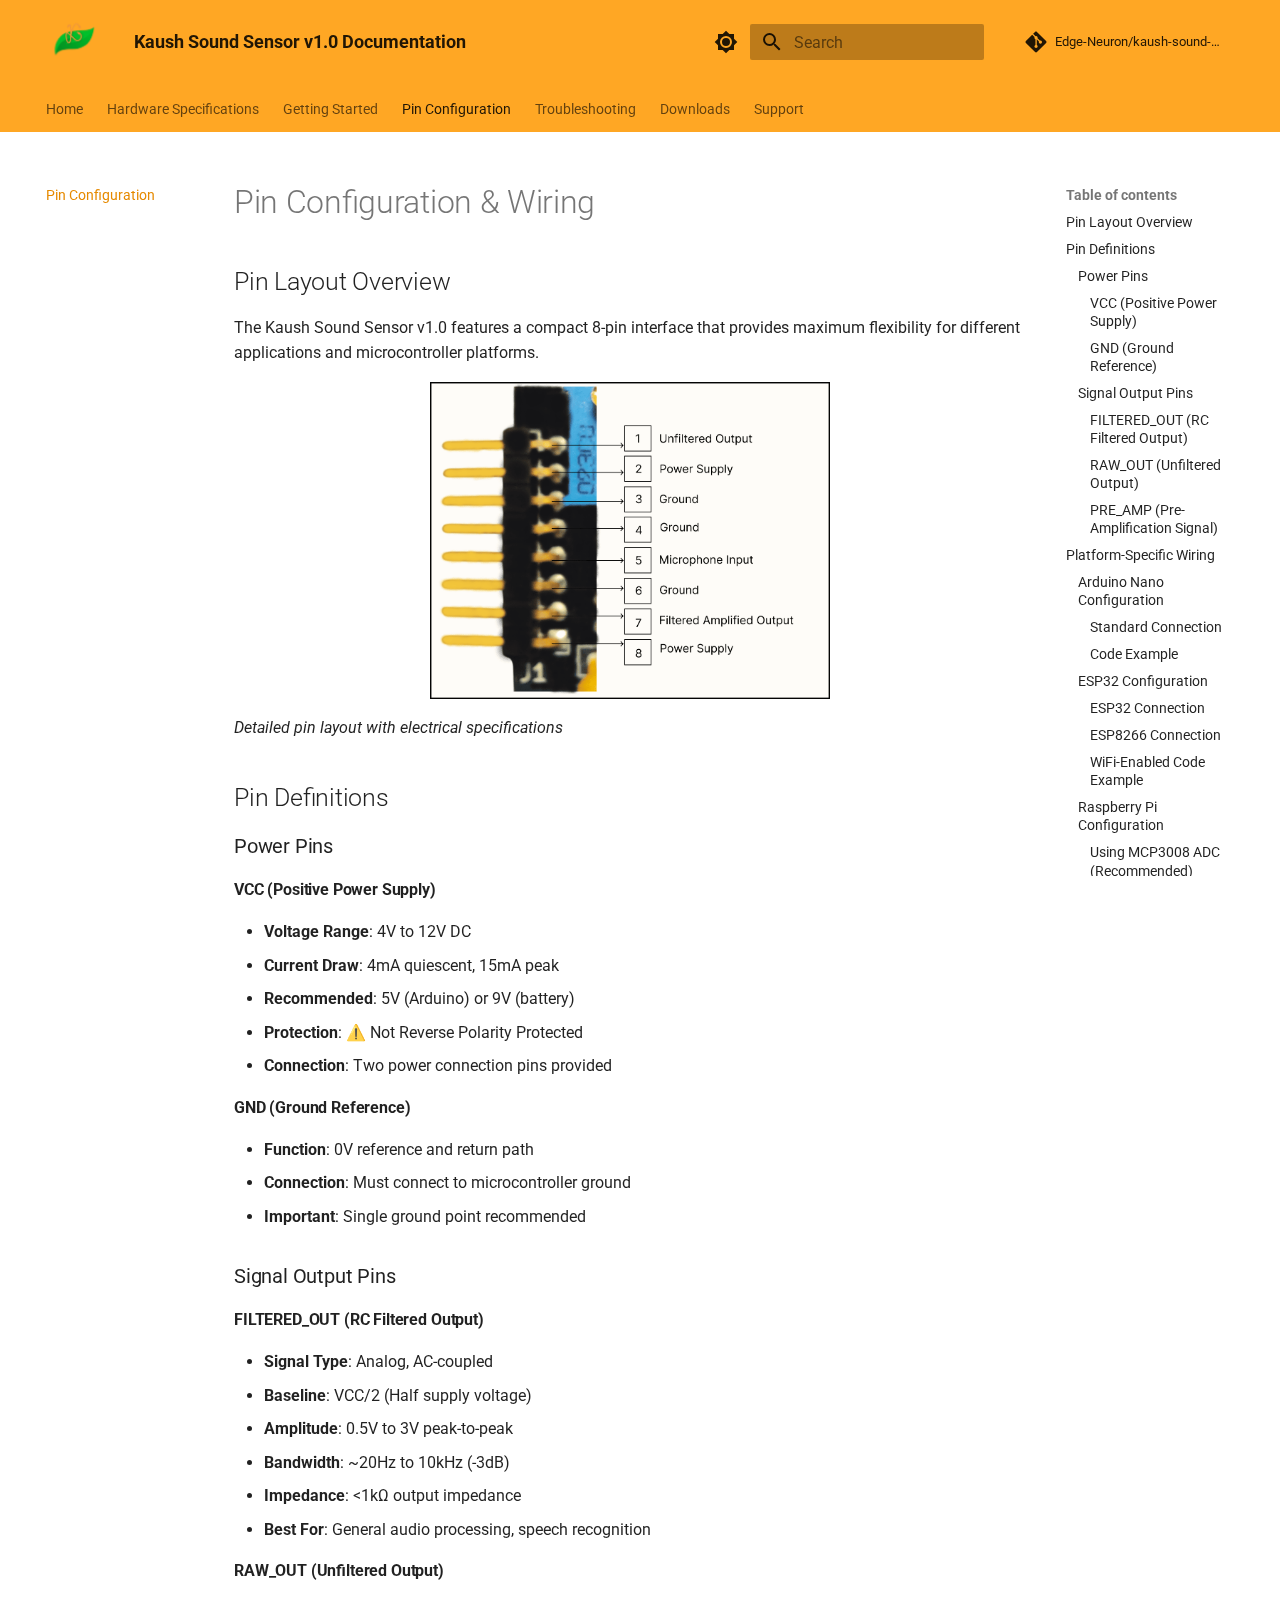
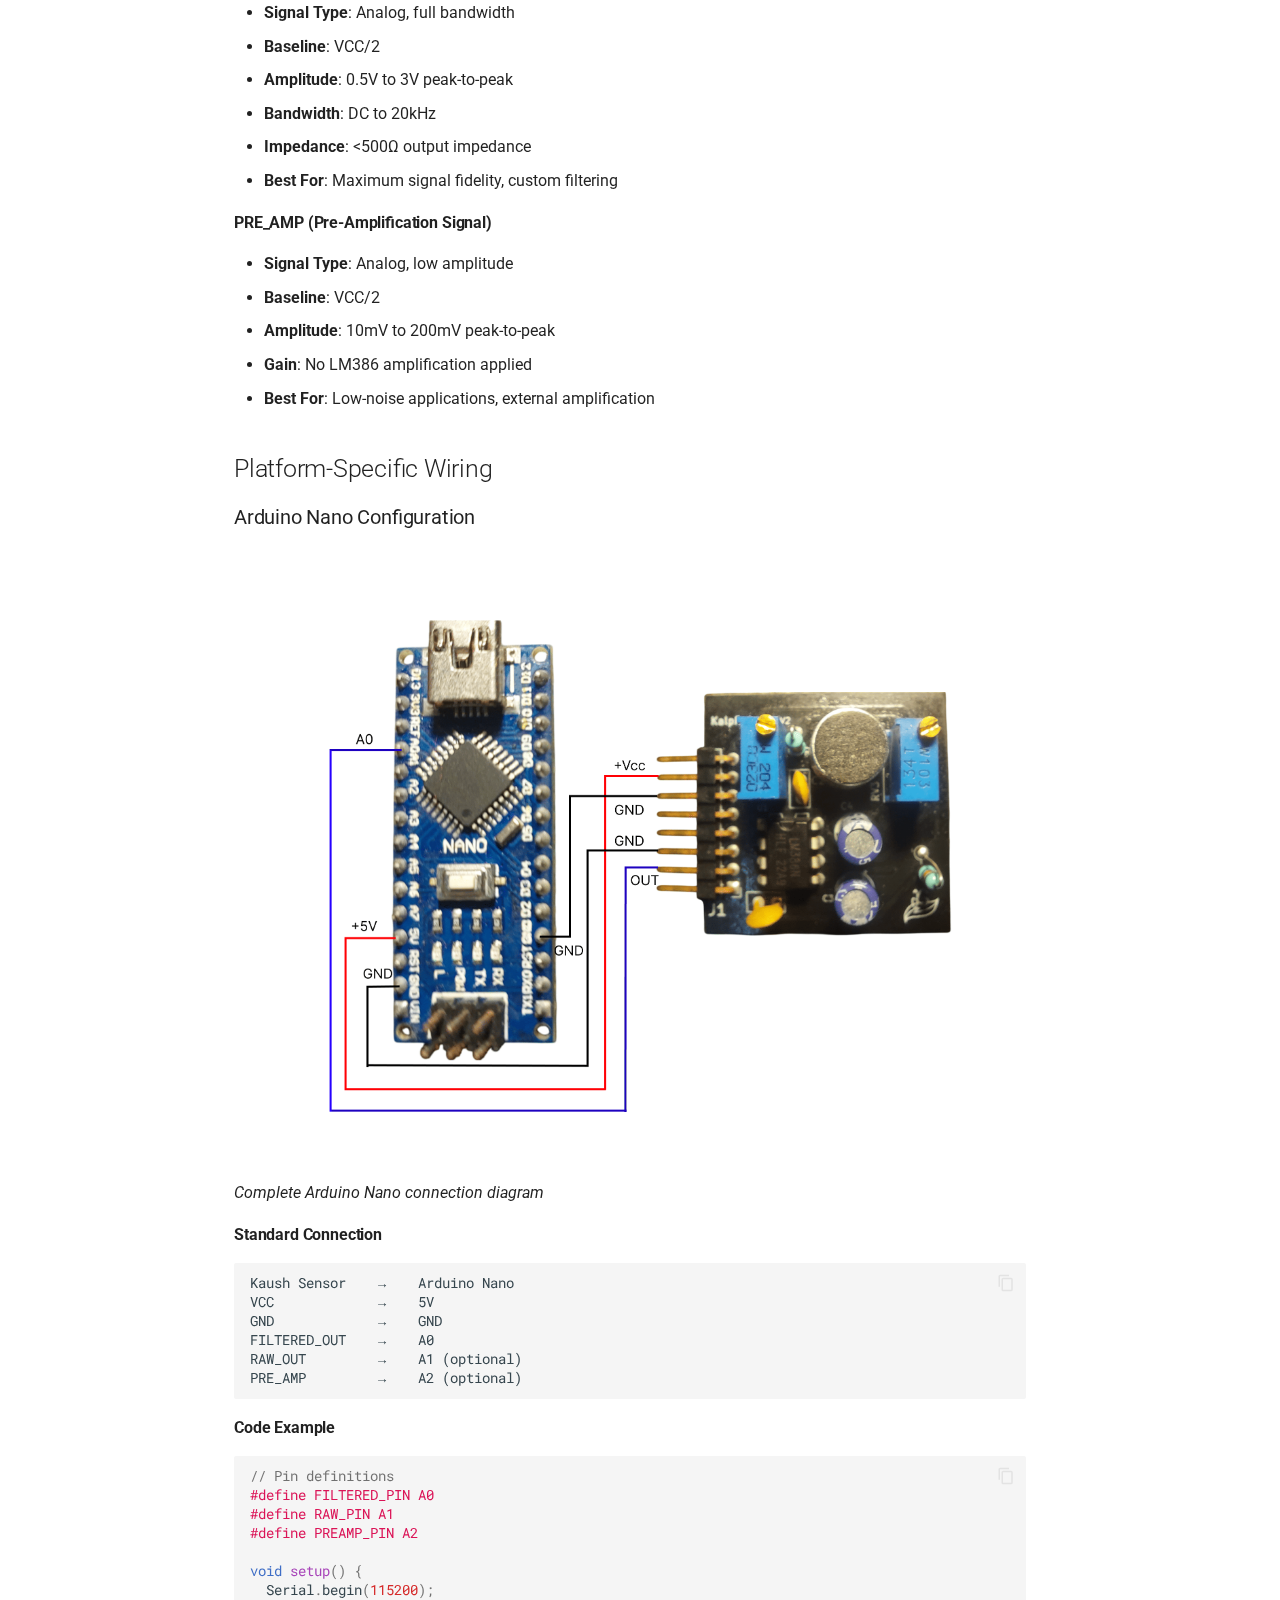
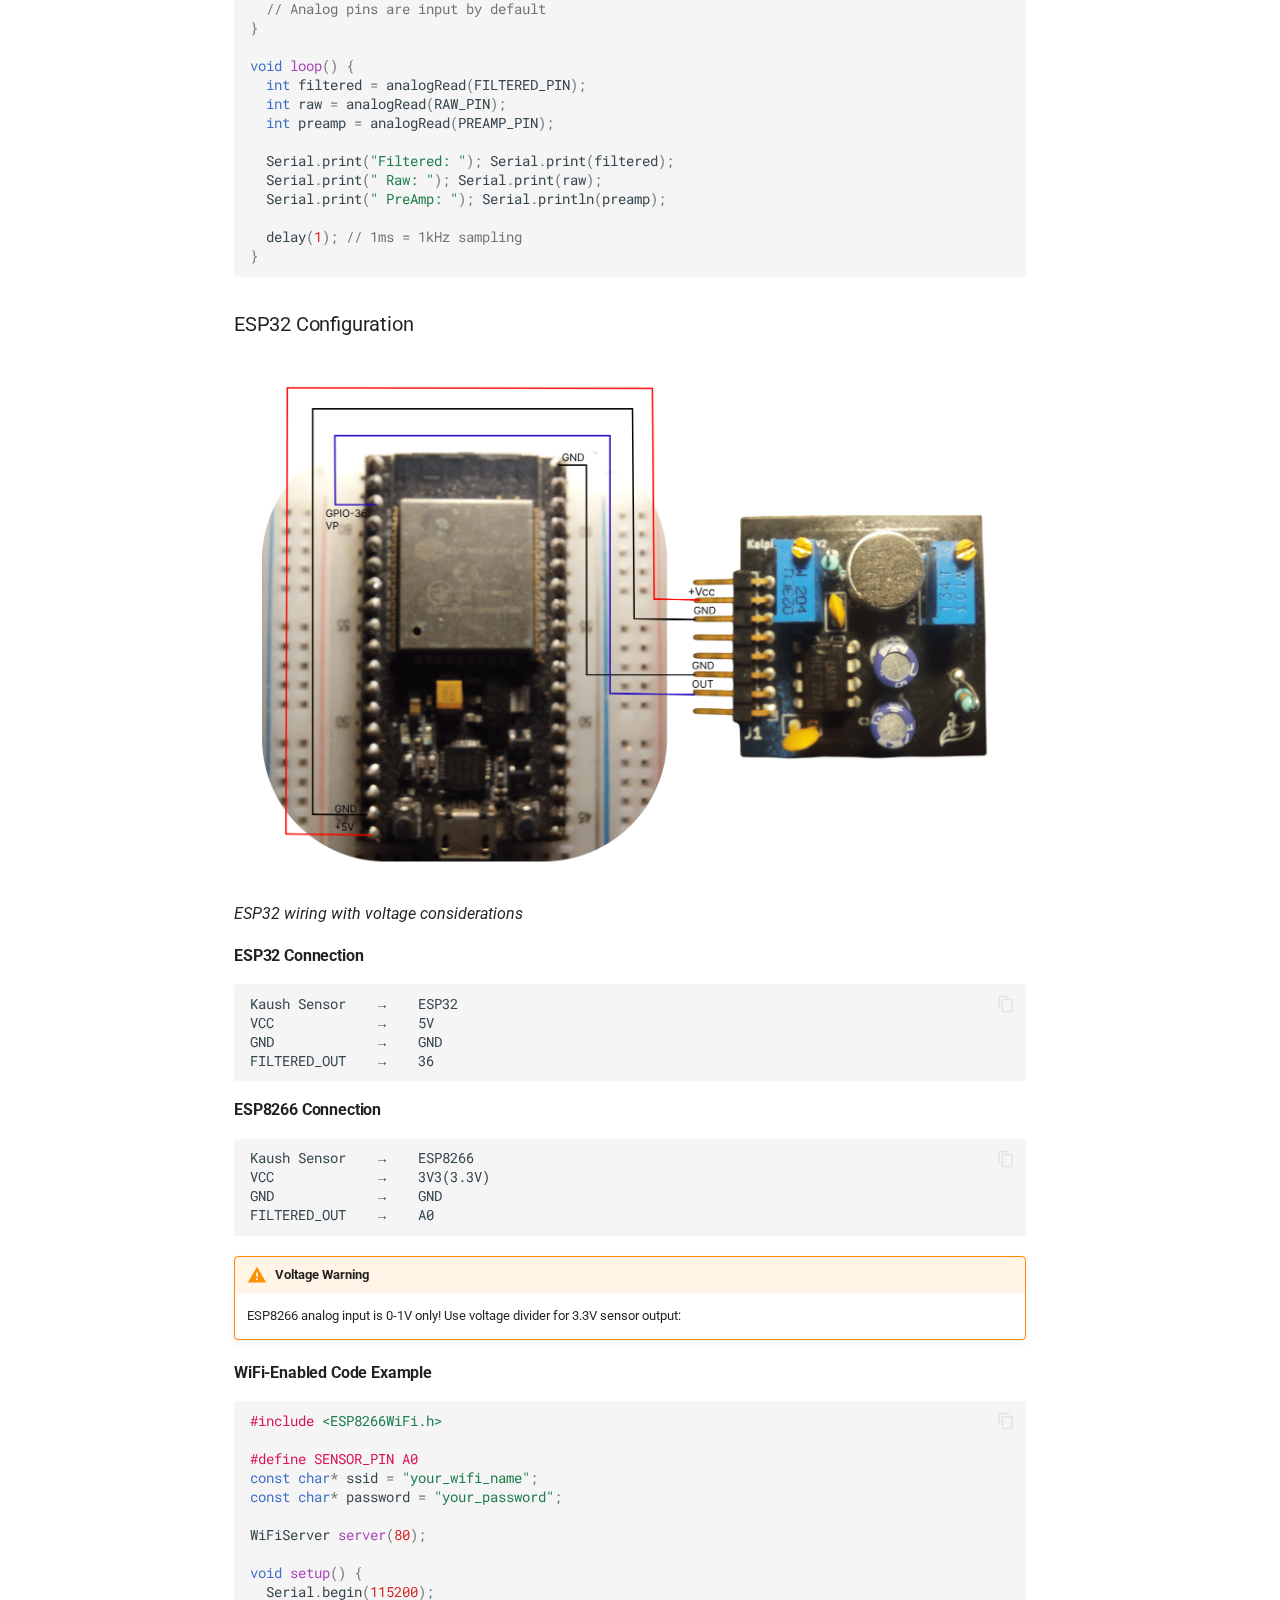
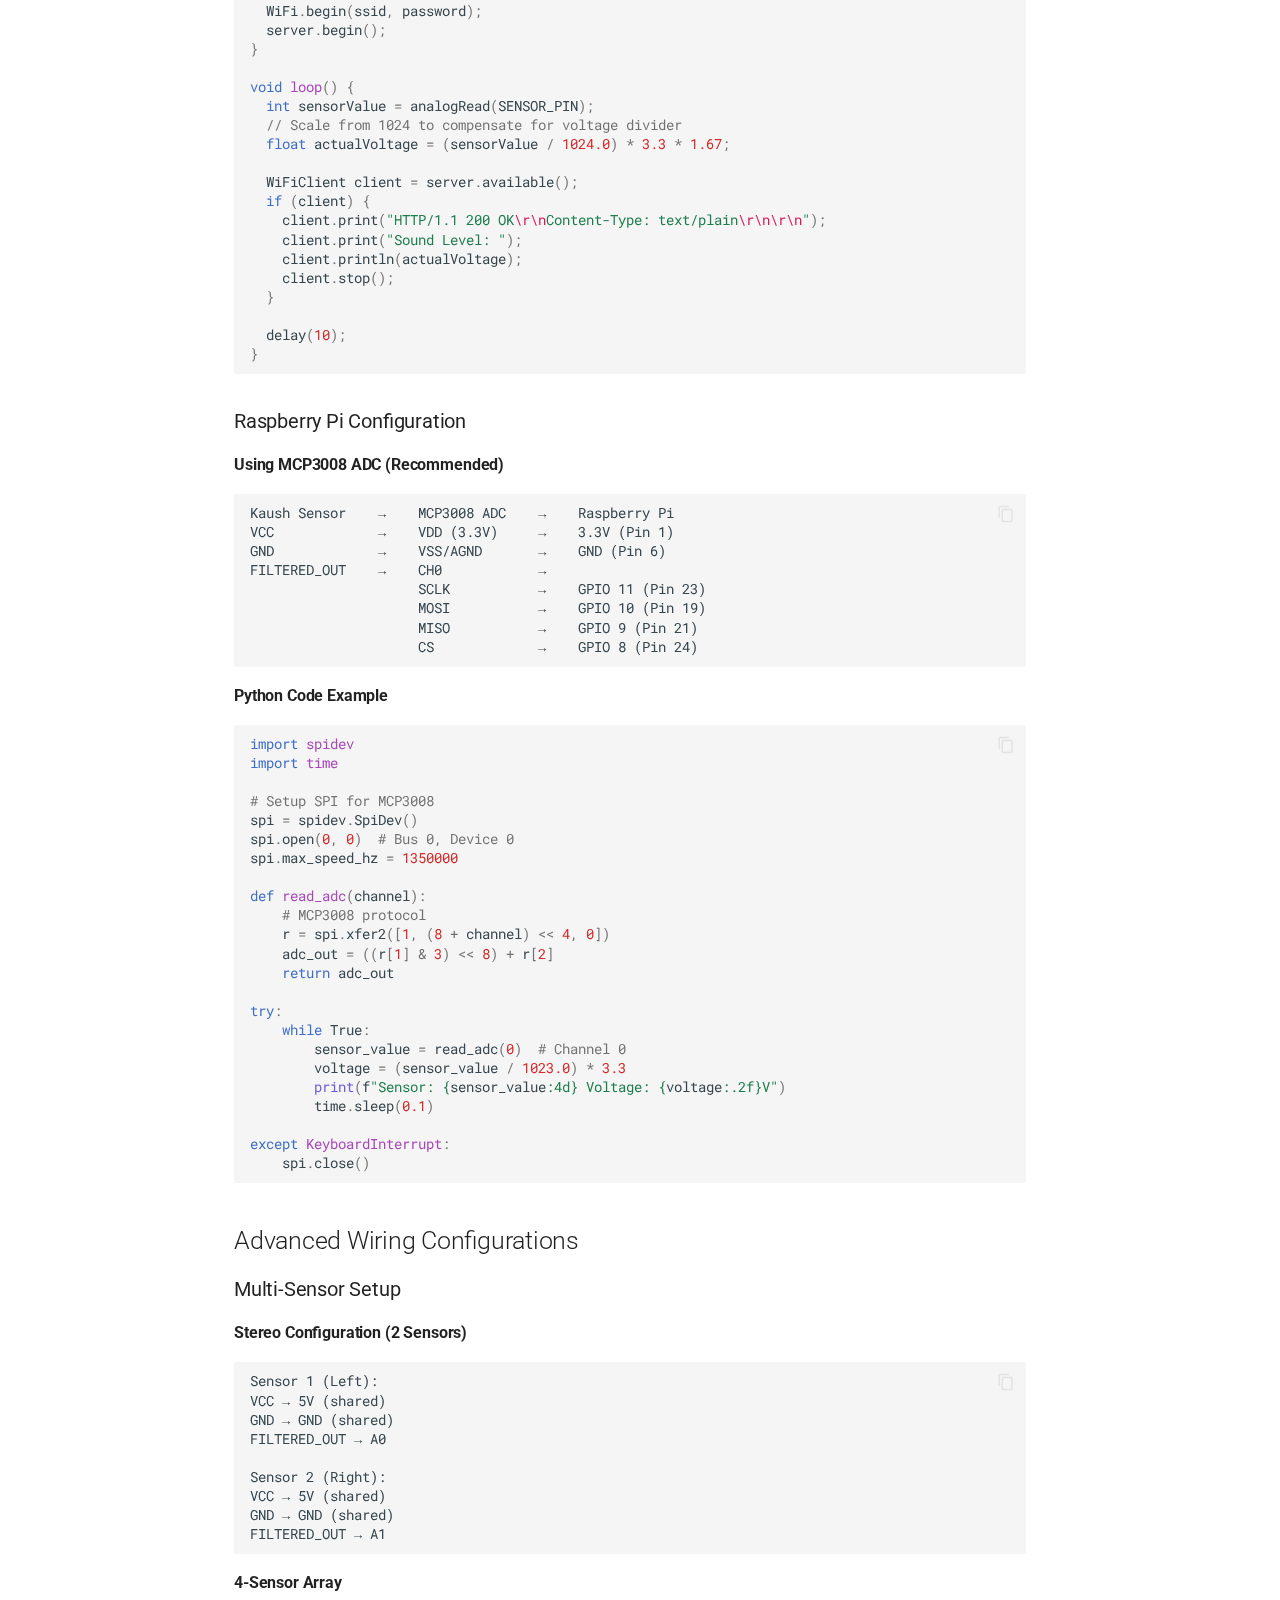
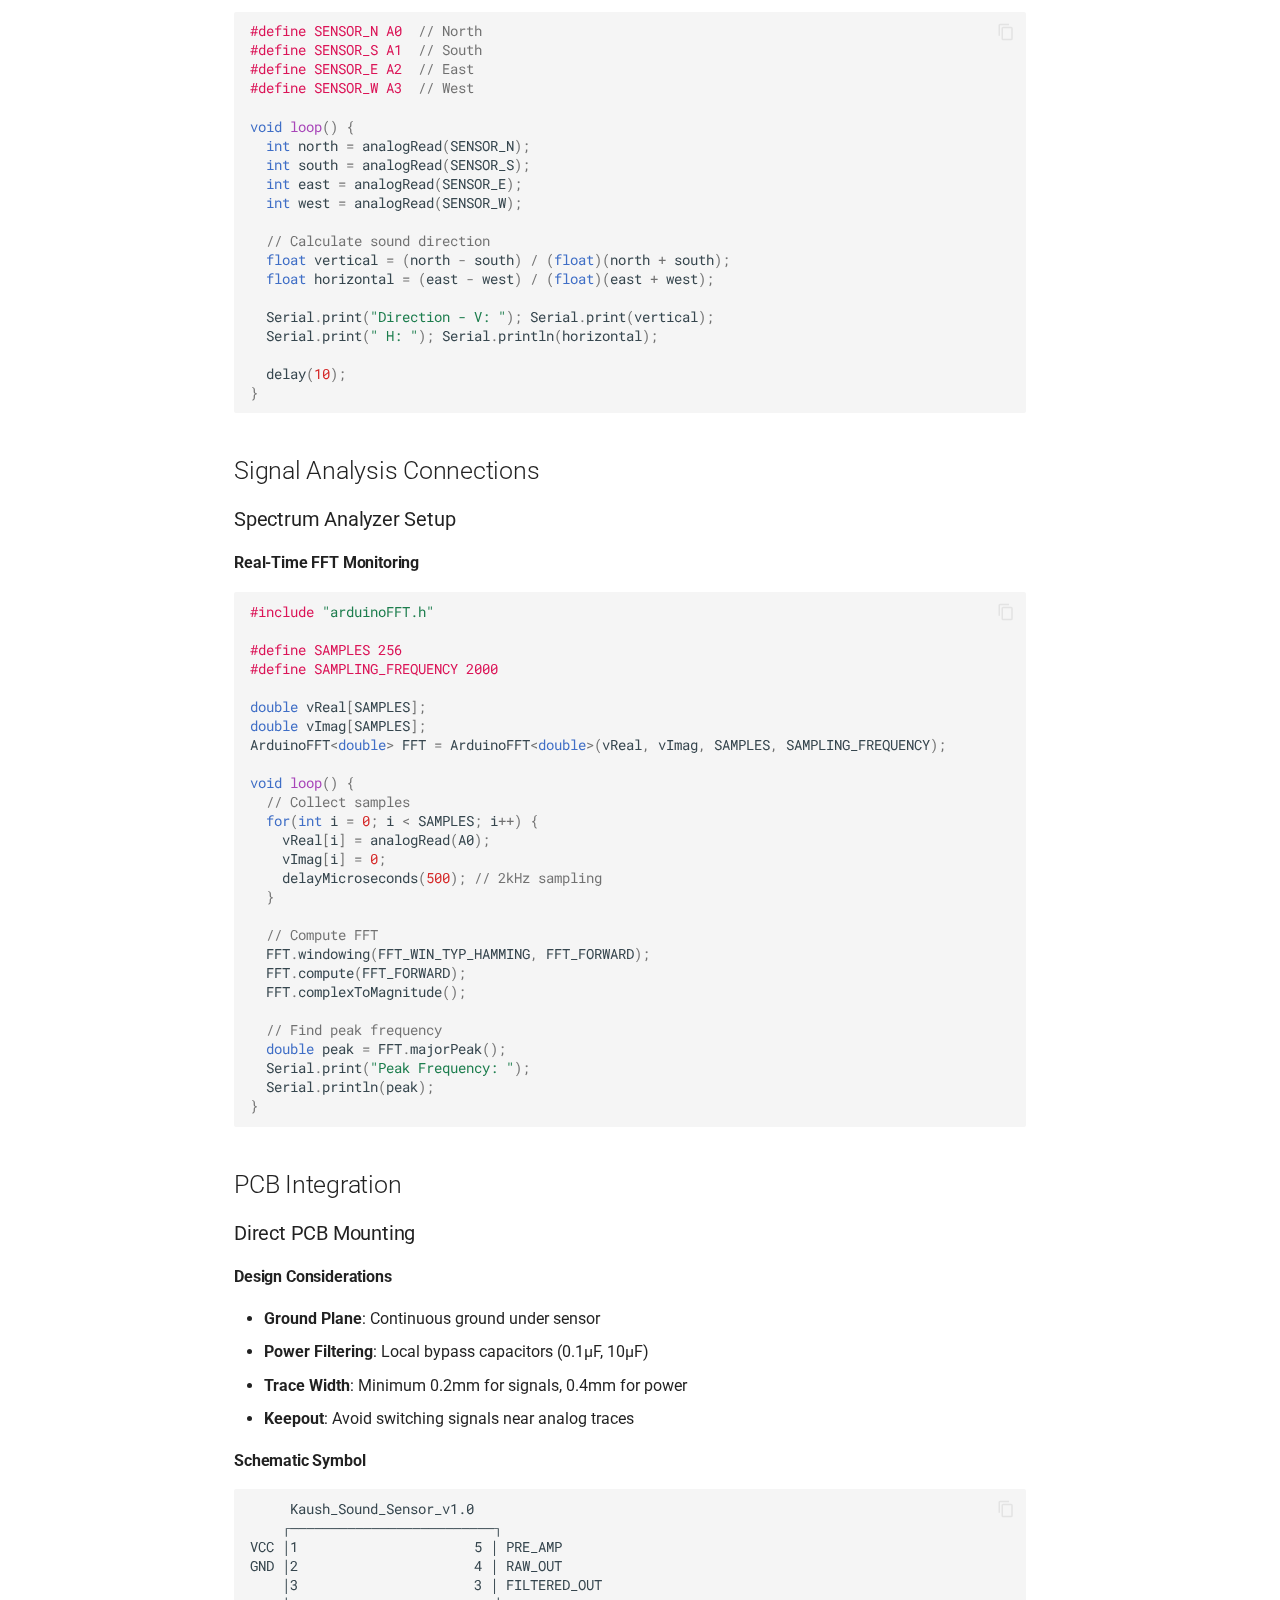
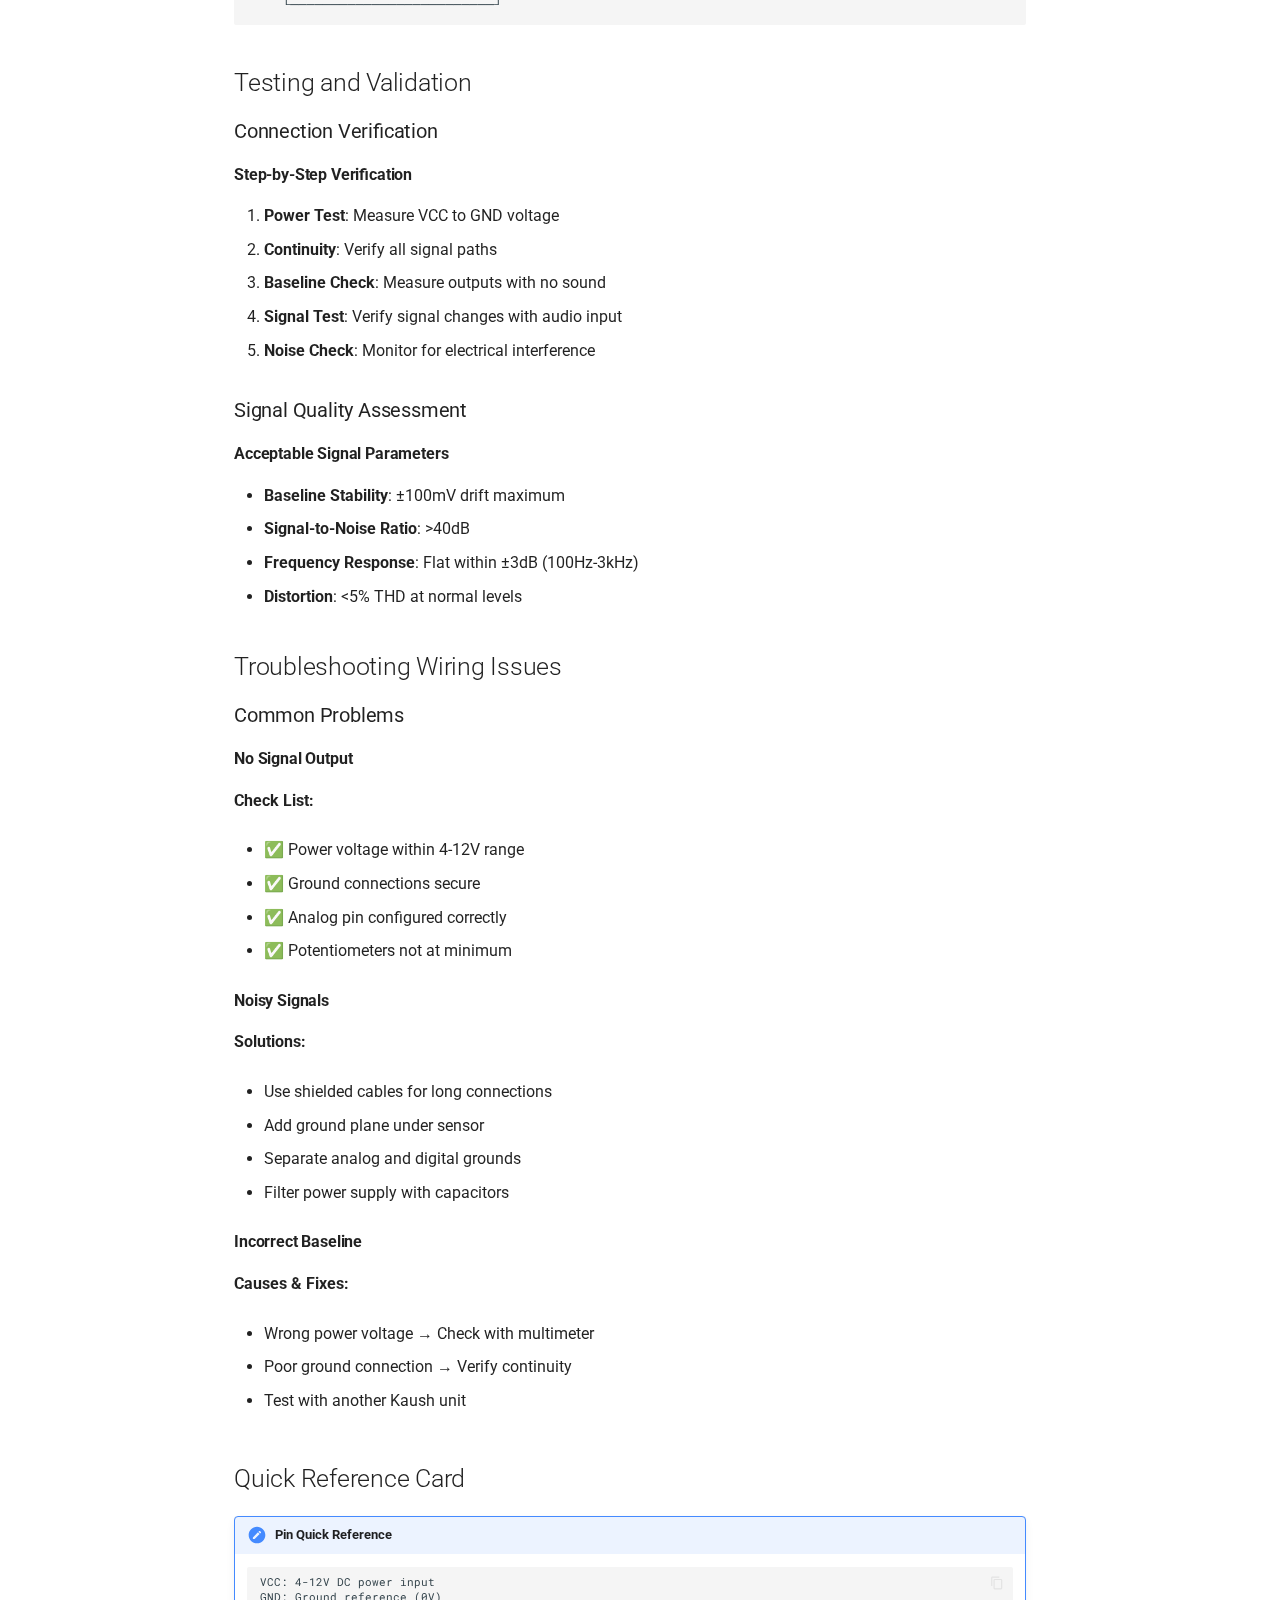
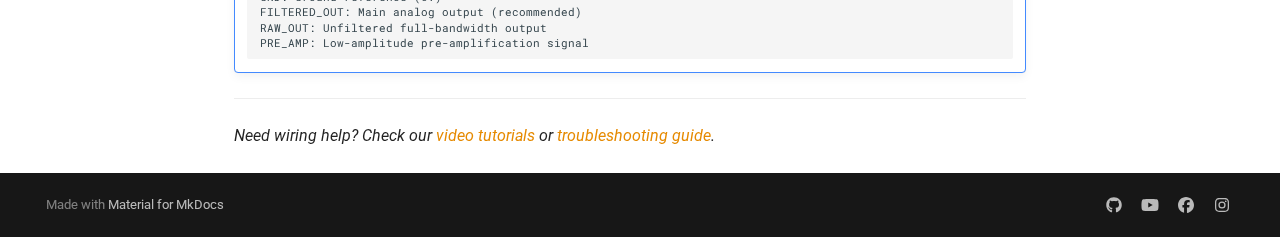
<file: pin-config/index.html>
<!doctype html>
<html lang="en" class="no-js">
  <head>
    
      <meta charset="utf-8">
      <meta name="viewport" content="width=device-width,initial-scale=1">
      
        <meta name="description" content="Complete guide for professional audio acquisition sensor">
      
      
        <meta name="author" content="Edge Neuron">
      
      
        <link rel="canonical" href="https://yourusername.github.io/kaush-sound-sensor-docs/pin-config/">
      
      
        <link rel="prev" href="../getting-started/">
      
      
        <link rel="next" href="../troubleshooting/">
      
      
      <link rel="icon" href="../images/logo/kalpruh.png">
      <meta name="generator" content="mkdocs-1.6.1, mkdocs-material-9.6.20">
    
    
      
        <title>Pin Configuration - Kaush Sound Sensor v1.0 Documentation</title>
      
    
    
      <link rel="stylesheet" href="../assets/stylesheets/main.e53b48f4.min.css">
      
        
        <link rel="stylesheet" href="../assets/stylesheets/palette.06af60db.min.css">
      
      


    
    
      
    
    
      
        
        
        <link rel="preconnect" href="https://fonts.gstatic.com" crossorigin>
        <link rel="stylesheet" href="https://fonts.googleapis.com/css?family=Roboto:300,300i,400,400i,700,700i%7CRoboto+Mono:400,400i,700,700i&display=fallback">
        <style>:root{--md-text-font:"Roboto";--md-code-font:"Roboto Mono"}</style>
      
    
    
      <link rel="stylesheet" href="../stylesheets/extra.css">
    
    <script>__md_scope=new URL("..",location),__md_hash=e=>[...e].reduce(((e,_)=>(e<<5)-e+_.charCodeAt(0)),0),__md_get=(e,_=localStorage,t=__md_scope)=>JSON.parse(_.getItem(t.pathname+"."+e)),__md_set=(e,_,t=localStorage,a=__md_scope)=>{try{t.setItem(a.pathname+"."+e,JSON.stringify(_))}catch(e){}}</script>
    
      
  


  
  

<script id="__analytics">function __md_analytics(){function e(){dataLayer.push(arguments)}window.dataLayer=window.dataLayer||[],e("js",new Date),e("config","G-2YE677NET0"),document.addEventListener("DOMContentLoaded",(function(){document.forms.search&&document.forms.search.query.addEventListener("blur",(function(){this.value&&e("event","search",{search_term:this.value})}));document$.subscribe((function(){var t=document.forms.feedback;if(void 0!==t)for(var a of t.querySelectorAll("[type=submit]"))a.addEventListener("click",(function(a){a.preventDefault();var n=document.location.pathname,d=this.getAttribute("data-md-value");e("event","feedback",{page:n,data:d}),t.firstElementChild.disabled=!0;var r=t.querySelector(".md-feedback__note [data-md-value='"+d+"']");r&&(r.hidden=!1)})),t.hidden=!1})),location$.subscribe((function(t){e("config","G-2YE677NET0",{page_path:t.pathname})}))}));var t=document.createElement("script");t.async=!0,t.src="https://www.googletagmanager.com/gtag/js?id=G-2YE677NET0",document.getElementById("__analytics").insertAdjacentElement("afterEnd",t)}</script>
  
    <script>"undefined"!=typeof __md_analytics&&__md_analytics()</script>
  

    
    
    
  </head>
  
  
    
    
      
    
    
    
    
    <body dir="ltr" data-md-color-scheme="default" data-md-color-primary="orange" data-md-color-accent="light-green">
  
    
    <input class="md-toggle" data-md-toggle="drawer" type="checkbox" id="__drawer" autocomplete="off">
    <input class="md-toggle" data-md-toggle="search" type="checkbox" id="__search" autocomplete="off">
    <label class="md-overlay" for="__drawer"></label>
    <div data-md-component="skip">
      
        
        <a href="#pin-configuration-wiring" class="md-skip">
          Skip to content
        </a>
      
    </div>
    <div data-md-component="announce">
      
    </div>
    
    
      

<header class="md-header" data-md-component="header">
  <nav class="md-header__inner md-grid" aria-label="Header">
    <a href=".." title="Kaush Sound Sensor v1.0 Documentation" class="md-header__button md-logo" aria-label="Kaush Sound Sensor v1.0 Documentation" data-md-component="logo">
      
  <img src="../images/logo/kalpruh.png" alt="logo">

    </a>
    <label class="md-header__button md-icon" for="__drawer">
      
      <svg xmlns="http://www.w3.org/2000/svg" viewBox="0 0 24 24"><path d="M3 6h18v2H3zm0 5h18v2H3zm0 5h18v2H3z"/></svg>
    </label>
    <div class="md-header__title" data-md-component="header-title">
      <div class="md-header__ellipsis">
        <div class="md-header__topic">
          <span class="md-ellipsis">
            Kaush Sound Sensor v1.0 Documentation
          </span>
        </div>
        <div class="md-header__topic" data-md-component="header-topic">
          <span class="md-ellipsis">
            
              Pin Configuration
            
          </span>
        </div>
      </div>
    </div>
    
      
        <form class="md-header__option" data-md-component="palette">
  
    
    
    
    <input class="md-option" data-md-color-media="" data-md-color-scheme="default" data-md-color-primary="orange" data-md-color-accent="light-green"  aria-label="Switch to dark mode"  type="radio" name="__palette" id="__palette_0">
    
      <label class="md-header__button md-icon" title="Switch to dark mode" for="__palette_1" hidden>
        <svg xmlns="http://www.w3.org/2000/svg" viewBox="0 0 24 24"><path d="M12 8a4 4 0 0 0-4 4 4 4 0 0 0 4 4 4 4 0 0 0 4-4 4 4 0 0 0-4-4m0 10a6 6 0 0 1-6-6 6 6 0 0 1 6-6 6 6 0 0 1 6 6 6 6 0 0 1-6 6m8-9.31V4h-4.69L12 .69 8.69 4H4v4.69L.69 12 4 15.31V20h4.69L12 23.31 15.31 20H20v-4.69L23.31 12z"/></svg>
      </label>
    
  
    
    
    
    <input class="md-option" data-md-color-media="" data-md-color-scheme="slate" data-md-color-primary="orange" data-md-color-accent="light-green"  aria-label="Switch to light mode"  type="radio" name="__palette" id="__palette_1">
    
      <label class="md-header__button md-icon" title="Switch to light mode" for="__palette_0" hidden>
        <svg xmlns="http://www.w3.org/2000/svg" viewBox="0 0 24 24"><path d="M12 18c-.89 0-1.74-.2-2.5-.55C11.56 16.5 13 14.42 13 12s-1.44-4.5-3.5-5.45C10.26 6.2 11.11 6 12 6a6 6 0 0 1 6 6 6 6 0 0 1-6 6m8-9.31V4h-4.69L12 .69 8.69 4H4v4.69L.69 12 4 15.31V20h4.69L12 23.31 15.31 20H20v-4.69L23.31 12z"/></svg>
      </label>
    
  
</form>
      
    
    
      <script>var palette=__md_get("__palette");if(palette&&palette.color){if("(prefers-color-scheme)"===palette.color.media){var media=matchMedia("(prefers-color-scheme: light)"),input=document.querySelector(media.matches?"[data-md-color-media='(prefers-color-scheme: light)']":"[data-md-color-media='(prefers-color-scheme: dark)']");palette.color.media=input.getAttribute("data-md-color-media"),palette.color.scheme=input.getAttribute("data-md-color-scheme"),palette.color.primary=input.getAttribute("data-md-color-primary"),palette.color.accent=input.getAttribute("data-md-color-accent")}for(var[key,value]of Object.entries(palette.color))document.body.setAttribute("data-md-color-"+key,value)}</script>
    
    
    
      
      
        <label class="md-header__button md-icon" for="__search">
          
          <svg xmlns="http://www.w3.org/2000/svg" viewBox="0 0 24 24"><path d="M9.5 3A6.5 6.5 0 0 1 16 9.5c0 1.61-.59 3.09-1.56 4.23l.27.27h.79l5 5-1.5 1.5-5-5v-.79l-.27-.27A6.52 6.52 0 0 1 9.5 16 6.5 6.5 0 0 1 3 9.5 6.5 6.5 0 0 1 9.5 3m0 2C7 5 5 7 5 9.5S7 14 9.5 14 14 12 14 9.5 12 5 9.5 5"/></svg>
        </label>
        <div class="md-search" data-md-component="search" role="dialog">
  <label class="md-search__overlay" for="__search"></label>
  <div class="md-search__inner" role="search">
    <form class="md-search__form" name="search">
      <input type="text" class="md-search__input" name="query" aria-label="Search" placeholder="Search" autocapitalize="off" autocorrect="off" autocomplete="off" spellcheck="false" data-md-component="search-query" required>
      <label class="md-search__icon md-icon" for="__search">
        
        <svg xmlns="http://www.w3.org/2000/svg" viewBox="0 0 24 24"><path d="M9.5 3A6.5 6.5 0 0 1 16 9.5c0 1.61-.59 3.09-1.56 4.23l.27.27h.79l5 5-1.5 1.5-5-5v-.79l-.27-.27A6.52 6.52 0 0 1 9.5 16 6.5 6.5 0 0 1 3 9.5 6.5 6.5 0 0 1 9.5 3m0 2C7 5 5 7 5 9.5S7 14 9.5 14 14 12 14 9.5 12 5 9.5 5"/></svg>
        
        <svg xmlns="http://www.w3.org/2000/svg" viewBox="0 0 24 24"><path d="M20 11v2H8l5.5 5.5-1.42 1.42L4.16 12l7.92-7.92L13.5 5.5 8 11z"/></svg>
      </label>
      <nav class="md-search__options" aria-label="Search">
        
        <button type="reset" class="md-search__icon md-icon" title="Clear" aria-label="Clear" tabindex="-1">
          
          <svg xmlns="http://www.w3.org/2000/svg" viewBox="0 0 24 24"><path d="M19 6.41 17.59 5 12 10.59 6.41 5 5 6.41 10.59 12 5 17.59 6.41 19 12 13.41 17.59 19 19 17.59 13.41 12z"/></svg>
        </button>
      </nav>
      
        <div class="md-search__suggest" data-md-component="search-suggest"></div>
      
    </form>
    <div class="md-search__output">
      <div class="md-search__scrollwrap" tabindex="0" data-md-scrollfix>
        <div class="md-search-result" data-md-component="search-result">
          <div class="md-search-result__meta">
            Initializing search
          </div>
          <ol class="md-search-result__list" role="presentation"></ol>
        </div>
      </div>
    </div>
  </div>
</div>
      
    
    
      <div class="md-header__source">
        <a href="https://docs.kalpruh.com" title="Go to repository" class="md-source" data-md-component="source">
  <div class="md-source__icon md-icon">
    
    <svg xmlns="http://www.w3.org/2000/svg" viewBox="0 0 448 512"><!--! Font Awesome Free 7.0.0 by @fontawesome - https://fontawesome.com License - https://fontawesome.com/license/free (Icons: CC BY 4.0, Fonts: SIL OFL 1.1, Code: MIT License) Copyright 2025 Fonticons, Inc.--><path d="M439.6 236.1 244 40.5c-5.4-5.5-12.8-8.5-20.4-8.5s-15 3-20.4 8.4L162.5 81l51.5 51.5c27.1-9.1 52.7 16.8 43.4 43.7l49.7 49.7c34.2-11.8 61.2 31 35.5 56.7-26.5 26.5-70.2-2.9-56-37.3L240.3 199v121.9c25.3 12.5 22.3 41.8 9.1 55-6.4 6.4-15.2 10.1-24.3 10.1s-17.8-3.6-24.3-10.1c-17.6-17.6-11.1-46.9 11.2-56v-123c-20.8-8.5-24.6-30.7-18.6-45L142.6 101 8.5 235.1C3 240.6 0 247.9 0 255.5s3 15 8.5 20.4l195.6 195.7c5.4 5.4 12.7 8.4 20.4 8.4s15-3 20.4-8.4l194.7-194.7c5.4-5.4 8.4-12.8 8.4-20.4s-3-15-8.4-20.4"/></svg>
  </div>
  <div class="md-source__repository">
    Edge-Neuron/kaush-sound-sensor-docs
  </div>
</a>
      </div>
    
  </nav>
  
</header>
    
    <div class="md-container" data-md-component="container">
      
      
        
          
            
<nav class="md-tabs" aria-label="Tabs" data-md-component="tabs">
  <div class="md-grid">
    <ul class="md-tabs__list">
      
        
  
  
  
  
    <li class="md-tabs__item">
      <a href=".." class="md-tabs__link">
        
  
  
    
  
  Home

      </a>
    </li>
  

      
        
  
  
  
  
    <li class="md-tabs__item">
      <a href="../hardware-specs/" class="md-tabs__link">
        
  
  
    
  
  Hardware Specifications

      </a>
    </li>
  

      
        
  
  
  
  
    <li class="md-tabs__item">
      <a href="../getting-started/" class="md-tabs__link">
        
  
  
    
  
  Getting Started

      </a>
    </li>
  

      
        
  
  
  
    
  
  
    <li class="md-tabs__item md-tabs__item--active">
      <a href="./" class="md-tabs__link">
        
  
  
    
  
  Pin Configuration

      </a>
    </li>
  

      
        
  
  
  
  
    <li class="md-tabs__item">
      <a href="../troubleshooting/" class="md-tabs__link">
        
  
  
    
  
  Troubleshooting

      </a>
    </li>
  

      
        
  
  
  
  
    <li class="md-tabs__item">
      <a href="../downloads/" class="md-tabs__link">
        
  
  
    
  
  Downloads

      </a>
    </li>
  

      
        
  
  
  
  
    <li class="md-tabs__item">
      <a href="../support/" class="md-tabs__link">
        
  
  
    
  
  Support

      </a>
    </li>
  

      
    </ul>
  </div>
</nav>
          
        
      
      <main class="md-main" data-md-component="main">
        <div class="md-main__inner md-grid">
          
            
              
              <div class="md-sidebar md-sidebar--primary" data-md-component="sidebar" data-md-type="navigation" >
                <div class="md-sidebar__scrollwrap">
                  <div class="md-sidebar__inner">
                    


  


<nav class="md-nav md-nav--primary md-nav--lifted" aria-label="Navigation" data-md-level="0">
  <label class="md-nav__title" for="__drawer">
    <a href=".." title="Kaush Sound Sensor v1.0 Documentation" class="md-nav__button md-logo" aria-label="Kaush Sound Sensor v1.0 Documentation" data-md-component="logo">
      
  <img src="../images/logo/kalpruh.png" alt="logo">

    </a>
    Kaush Sound Sensor v1.0 Documentation
  </label>
  
    <div class="md-nav__source">
      <a href="https://docs.kalpruh.com" title="Go to repository" class="md-source" data-md-component="source">
  <div class="md-source__icon md-icon">
    
    <svg xmlns="http://www.w3.org/2000/svg" viewBox="0 0 448 512"><!--! Font Awesome Free 7.0.0 by @fontawesome - https://fontawesome.com License - https://fontawesome.com/license/free (Icons: CC BY 4.0, Fonts: SIL OFL 1.1, Code: MIT License) Copyright 2025 Fonticons, Inc.--><path d="M439.6 236.1 244 40.5c-5.4-5.5-12.8-8.5-20.4-8.5s-15 3-20.4 8.4L162.5 81l51.5 51.5c27.1-9.1 52.7 16.8 43.4 43.7l49.7 49.7c34.2-11.8 61.2 31 35.5 56.7-26.5 26.5-70.2-2.9-56-37.3L240.3 199v121.9c25.3 12.5 22.3 41.8 9.1 55-6.4 6.4-15.2 10.1-24.3 10.1s-17.8-3.6-24.3-10.1c-17.6-17.6-11.1-46.9 11.2-56v-123c-20.8-8.5-24.6-30.7-18.6-45L142.6 101 8.5 235.1C3 240.6 0 247.9 0 255.5s3 15 8.5 20.4l195.6 195.7c5.4 5.4 12.7 8.4 20.4 8.4s15-3 20.4-8.4l194.7-194.7c5.4-5.4 8.4-12.8 8.4-20.4s-3-15-8.4-20.4"/></svg>
  </div>
  <div class="md-source__repository">
    Edge-Neuron/kaush-sound-sensor-docs
  </div>
</a>
    </div>
  
  <ul class="md-nav__list" data-md-scrollfix>
    
      
      
  
  
  
  
    <li class="md-nav__item">
      <a href=".." class="md-nav__link">
        
  
  
  <span class="md-ellipsis">
    Home
    
  </span>
  

      </a>
    </li>
  

    
      
      
  
  
  
  
    <li class="md-nav__item">
      <a href="../hardware-specs/" class="md-nav__link">
        
  
  
  <span class="md-ellipsis">
    Hardware Specifications
    
  </span>
  

      </a>
    </li>
  

    
      
      
  
  
  
  
    <li class="md-nav__item">
      <a href="../getting-started/" class="md-nav__link">
        
  
  
  <span class="md-ellipsis">
    Getting Started
    
  </span>
  

      </a>
    </li>
  

    
      
      
  
  
    
  
  
  
    <li class="md-nav__item md-nav__item--active">
      
      <input class="md-nav__toggle md-toggle" type="checkbox" id="__toc">
      
      
        
      
      
        <label class="md-nav__link md-nav__link--active" for="__toc">
          
  
  
  <span class="md-ellipsis">
    Pin Configuration
    
  </span>
  

          <span class="md-nav__icon md-icon"></span>
        </label>
      
      <a href="./" class="md-nav__link md-nav__link--active">
        
  
  
  <span class="md-ellipsis">
    Pin Configuration
    
  </span>
  

      </a>
      
        

<nav class="md-nav md-nav--secondary" aria-label="Table of contents">
  
  
  
    
  
  
    <label class="md-nav__title" for="__toc">
      <span class="md-nav__icon md-icon"></span>
      Table of contents
    </label>
    <ul class="md-nav__list" data-md-component="toc" data-md-scrollfix>
      
        <li class="md-nav__item">
  <a href="#pin-layout-overview" class="md-nav__link">
    <span class="md-ellipsis">
      Pin Layout Overview
    </span>
  </a>
  
</li>
      
        <li class="md-nav__item">
  <a href="#pin-definitions" class="md-nav__link">
    <span class="md-ellipsis">
      Pin Definitions
    </span>
  </a>
  
    <nav class="md-nav" aria-label="Pin Definitions">
      <ul class="md-nav__list">
        
          <li class="md-nav__item">
  <a href="#power-pins" class="md-nav__link">
    <span class="md-ellipsis">
      Power Pins
    </span>
  </a>
  
    <nav class="md-nav" aria-label="Power Pins">
      <ul class="md-nav__list">
        
          <li class="md-nav__item">
  <a href="#vcc-positive-power-supply" class="md-nav__link">
    <span class="md-ellipsis">
      VCC (Positive Power Supply)
    </span>
  </a>
  
</li>
        
          <li class="md-nav__item">
  <a href="#gnd-ground-reference" class="md-nav__link">
    <span class="md-ellipsis">
      GND (Ground Reference)
    </span>
  </a>
  
</li>
        
      </ul>
    </nav>
  
</li>
        
          <li class="md-nav__item">
  <a href="#signal-output-pins" class="md-nav__link">
    <span class="md-ellipsis">
      Signal Output Pins
    </span>
  </a>
  
    <nav class="md-nav" aria-label="Signal Output Pins">
      <ul class="md-nav__list">
        
          <li class="md-nav__item">
  <a href="#filtered_out-rc-filtered-output" class="md-nav__link">
    <span class="md-ellipsis">
      FILTERED_OUT (RC Filtered Output)
    </span>
  </a>
  
</li>
        
          <li class="md-nav__item">
  <a href="#raw_out-unfiltered-output" class="md-nav__link">
    <span class="md-ellipsis">
      RAW_OUT (Unfiltered Output)
    </span>
  </a>
  
</li>
        
          <li class="md-nav__item">
  <a href="#pre_amp-pre-amplification-signal" class="md-nav__link">
    <span class="md-ellipsis">
      PRE_AMP (Pre-Amplification Signal)
    </span>
  </a>
  
</li>
        
      </ul>
    </nav>
  
</li>
        
      </ul>
    </nav>
  
</li>
      
        <li class="md-nav__item">
  <a href="#platform-specific-wiring" class="md-nav__link">
    <span class="md-ellipsis">
      Platform-Specific Wiring
    </span>
  </a>
  
    <nav class="md-nav" aria-label="Platform-Specific Wiring">
      <ul class="md-nav__list">
        
          <li class="md-nav__item">
  <a href="#arduino-nano-configuration" class="md-nav__link">
    <span class="md-ellipsis">
      Arduino Nano Configuration
    </span>
  </a>
  
    <nav class="md-nav" aria-label="Arduino Nano Configuration">
      <ul class="md-nav__list">
        
          <li class="md-nav__item">
  <a href="#standard-connection" class="md-nav__link">
    <span class="md-ellipsis">
      Standard Connection
    </span>
  </a>
  
</li>
        
          <li class="md-nav__item">
  <a href="#code-example" class="md-nav__link">
    <span class="md-ellipsis">
      Code Example
    </span>
  </a>
  
</li>
        
      </ul>
    </nav>
  
</li>
        
          <li class="md-nav__item">
  <a href="#esp32-configuration" class="md-nav__link">
    <span class="md-ellipsis">
      ESP32 Configuration
    </span>
  </a>
  
    <nav class="md-nav" aria-label="ESP32 Configuration">
      <ul class="md-nav__list">
        
          <li class="md-nav__item">
  <a href="#esp32-connection" class="md-nav__link">
    <span class="md-ellipsis">
      ESP32 Connection
    </span>
  </a>
  
</li>
        
          <li class="md-nav__item">
  <a href="#esp8266-connection" class="md-nav__link">
    <span class="md-ellipsis">
      ESP8266 Connection
    </span>
  </a>
  
</li>
        
          <li class="md-nav__item">
  <a href="#wifi-enabled-code-example" class="md-nav__link">
    <span class="md-ellipsis">
      WiFi-Enabled Code Example
    </span>
  </a>
  
</li>
        
      </ul>
    </nav>
  
</li>
        
          <li class="md-nav__item">
  <a href="#raspberry-pi-configuration" class="md-nav__link">
    <span class="md-ellipsis">
      Raspberry Pi Configuration
    </span>
  </a>
  
    <nav class="md-nav" aria-label="Raspberry Pi Configuration">
      <ul class="md-nav__list">
        
          <li class="md-nav__item">
  <a href="#using-mcp3008-adc-recommended" class="md-nav__link">
    <span class="md-ellipsis">
      Using MCP3008 ADC (Recommended)
    </span>
  </a>
  
</li>
        
          <li class="md-nav__item">
  <a href="#python-code-example" class="md-nav__link">
    <span class="md-ellipsis">
      Python Code Example
    </span>
  </a>
  
</li>
        
      </ul>
    </nav>
  
</li>
        
      </ul>
    </nav>
  
</li>
      
        <li class="md-nav__item">
  <a href="#advanced-wiring-configurations" class="md-nav__link">
    <span class="md-ellipsis">
      Advanced Wiring Configurations
    </span>
  </a>
  
    <nav class="md-nav" aria-label="Advanced Wiring Configurations">
      <ul class="md-nav__list">
        
          <li class="md-nav__item">
  <a href="#multi-sensor-setup" class="md-nav__link">
    <span class="md-ellipsis">
      Multi-Sensor Setup
    </span>
  </a>
  
    <nav class="md-nav" aria-label="Multi-Sensor Setup">
      <ul class="md-nav__list">
        
          <li class="md-nav__item">
  <a href="#stereo-configuration-2-sensors" class="md-nav__link">
    <span class="md-ellipsis">
      Stereo Configuration (2 Sensors)
    </span>
  </a>
  
</li>
        
          <li class="md-nav__item">
  <a href="#4-sensor-array" class="md-nav__link">
    <span class="md-ellipsis">
      4-Sensor Array
    </span>
  </a>
  
</li>
        
      </ul>
    </nav>
  
</li>
        
      </ul>
    </nav>
  
</li>
      
        <li class="md-nav__item">
  <a href="#signal-analysis-connections" class="md-nav__link">
    <span class="md-ellipsis">
      Signal Analysis Connections
    </span>
  </a>
  
    <nav class="md-nav" aria-label="Signal Analysis Connections">
      <ul class="md-nav__list">
        
          <li class="md-nav__item">
  <a href="#spectrum-analyzer-setup" class="md-nav__link">
    <span class="md-ellipsis">
      Spectrum Analyzer Setup
    </span>
  </a>
  
    <nav class="md-nav" aria-label="Spectrum Analyzer Setup">
      <ul class="md-nav__list">
        
          <li class="md-nav__item">
  <a href="#real-time-fft-monitoring" class="md-nav__link">
    <span class="md-ellipsis">
      Real-Time FFT Monitoring
    </span>
  </a>
  
</li>
        
      </ul>
    </nav>
  
</li>
        
      </ul>
    </nav>
  
</li>
      
        <li class="md-nav__item">
  <a href="#pcb-integration" class="md-nav__link">
    <span class="md-ellipsis">
      PCB Integration
    </span>
  </a>
  
    <nav class="md-nav" aria-label="PCB Integration">
      <ul class="md-nav__list">
        
          <li class="md-nav__item">
  <a href="#direct-pcb-mounting" class="md-nav__link">
    <span class="md-ellipsis">
      Direct PCB Mounting
    </span>
  </a>
  
    <nav class="md-nav" aria-label="Direct PCB Mounting">
      <ul class="md-nav__list">
        
          <li class="md-nav__item">
  <a href="#design-considerations" class="md-nav__link">
    <span class="md-ellipsis">
      Design Considerations
    </span>
  </a>
  
</li>
        
          <li class="md-nav__item">
  <a href="#schematic-symbol" class="md-nav__link">
    <span class="md-ellipsis">
      Schematic Symbol
    </span>
  </a>
  
</li>
        
      </ul>
    </nav>
  
</li>
        
      </ul>
    </nav>
  
</li>
      
        <li class="md-nav__item">
  <a href="#testing-and-validation" class="md-nav__link">
    <span class="md-ellipsis">
      Testing and Validation
    </span>
  </a>
  
    <nav class="md-nav" aria-label="Testing and Validation">
      <ul class="md-nav__list">
        
          <li class="md-nav__item">
  <a href="#connection-verification" class="md-nav__link">
    <span class="md-ellipsis">
      Connection Verification
    </span>
  </a>
  
    <nav class="md-nav" aria-label="Connection Verification">
      <ul class="md-nav__list">
        
          <li class="md-nav__item">
  <a href="#step-by-step-verification" class="md-nav__link">
    <span class="md-ellipsis">
      Step-by-Step Verification
    </span>
  </a>
  
</li>
        
      </ul>
    </nav>
  
</li>
        
          <li class="md-nav__item">
  <a href="#signal-quality-assessment" class="md-nav__link">
    <span class="md-ellipsis">
      Signal Quality Assessment
    </span>
  </a>
  
    <nav class="md-nav" aria-label="Signal Quality Assessment">
      <ul class="md-nav__list">
        
          <li class="md-nav__item">
  <a href="#acceptable-signal-parameters" class="md-nav__link">
    <span class="md-ellipsis">
      Acceptable Signal Parameters
    </span>
  </a>
  
</li>
        
      </ul>
    </nav>
  
</li>
        
      </ul>
    </nav>
  
</li>
      
        <li class="md-nav__item">
  <a href="#troubleshooting-wiring-issues" class="md-nav__link">
    <span class="md-ellipsis">
      Troubleshooting Wiring Issues
    </span>
  </a>
  
    <nav class="md-nav" aria-label="Troubleshooting Wiring Issues">
      <ul class="md-nav__list">
        
          <li class="md-nav__item">
  <a href="#common-problems" class="md-nav__link">
    <span class="md-ellipsis">
      Common Problems
    </span>
  </a>
  
    <nav class="md-nav" aria-label="Common Problems">
      <ul class="md-nav__list">
        
          <li class="md-nav__item">
  <a href="#no-signal-output" class="md-nav__link">
    <span class="md-ellipsis">
      No Signal Output
    </span>
  </a>
  
</li>
        
          <li class="md-nav__item">
  <a href="#noisy-signals" class="md-nav__link">
    <span class="md-ellipsis">
      Noisy Signals
    </span>
  </a>
  
</li>
        
          <li class="md-nav__item">
  <a href="#incorrect-baseline" class="md-nav__link">
    <span class="md-ellipsis">
      Incorrect Baseline
    </span>
  </a>
  
</li>
        
      </ul>
    </nav>
  
</li>
        
      </ul>
    </nav>
  
</li>
      
        <li class="md-nav__item">
  <a href="#quick-reference-card" class="md-nav__link">
    <span class="md-ellipsis">
      Quick Reference Card
    </span>
  </a>
  
</li>
      
    </ul>
  
</nav>
      
    </li>
  

    
      
      
  
  
  
  
    <li class="md-nav__item">
      <a href="../troubleshooting/" class="md-nav__link">
        
  
  
  <span class="md-ellipsis">
    Troubleshooting
    
  </span>
  

      </a>
    </li>
  

    
      
      
  
  
  
  
    <li class="md-nav__item">
      <a href="../downloads/" class="md-nav__link">
        
  
  
  <span class="md-ellipsis">
    Downloads
    
  </span>
  

      </a>
    </li>
  

    
      
      
  
  
  
  
    <li class="md-nav__item">
      <a href="../support/" class="md-nav__link">
        
  
  
  <span class="md-ellipsis">
    Support
    
  </span>
  

      </a>
    </li>
  

    
  </ul>
</nav>
                  </div>
                </div>
              </div>
            
            
              
              <div class="md-sidebar md-sidebar--secondary" data-md-component="sidebar" data-md-type="toc" >
                <div class="md-sidebar__scrollwrap">
                  <div class="md-sidebar__inner">
                    

<nav class="md-nav md-nav--secondary" aria-label="Table of contents">
  
  
  
    
  
  
    <label class="md-nav__title" for="__toc">
      <span class="md-nav__icon md-icon"></span>
      Table of contents
    </label>
    <ul class="md-nav__list" data-md-component="toc" data-md-scrollfix>
      
        <li class="md-nav__item">
  <a href="#pin-layout-overview" class="md-nav__link">
    <span class="md-ellipsis">
      Pin Layout Overview
    </span>
  </a>
  
</li>
      
        <li class="md-nav__item">
  <a href="#pin-definitions" class="md-nav__link">
    <span class="md-ellipsis">
      Pin Definitions
    </span>
  </a>
  
    <nav class="md-nav" aria-label="Pin Definitions">
      <ul class="md-nav__list">
        
          <li class="md-nav__item">
  <a href="#power-pins" class="md-nav__link">
    <span class="md-ellipsis">
      Power Pins
    </span>
  </a>
  
    <nav class="md-nav" aria-label="Power Pins">
      <ul class="md-nav__list">
        
          <li class="md-nav__item">
  <a href="#vcc-positive-power-supply" class="md-nav__link">
    <span class="md-ellipsis">
      VCC (Positive Power Supply)
    </span>
  </a>
  
</li>
        
          <li class="md-nav__item">
  <a href="#gnd-ground-reference" class="md-nav__link">
    <span class="md-ellipsis">
      GND (Ground Reference)
    </span>
  </a>
  
</li>
        
      </ul>
    </nav>
  
</li>
        
          <li class="md-nav__item">
  <a href="#signal-output-pins" class="md-nav__link">
    <span class="md-ellipsis">
      Signal Output Pins
    </span>
  </a>
  
    <nav class="md-nav" aria-label="Signal Output Pins">
      <ul class="md-nav__list">
        
          <li class="md-nav__item">
  <a href="#filtered_out-rc-filtered-output" class="md-nav__link">
    <span class="md-ellipsis">
      FILTERED_OUT (RC Filtered Output)
    </span>
  </a>
  
</li>
        
          <li class="md-nav__item">
  <a href="#raw_out-unfiltered-output" class="md-nav__link">
    <span class="md-ellipsis">
      RAW_OUT (Unfiltered Output)
    </span>
  </a>
  
</li>
        
          <li class="md-nav__item">
  <a href="#pre_amp-pre-amplification-signal" class="md-nav__link">
    <span class="md-ellipsis">
      PRE_AMP (Pre-Amplification Signal)
    </span>
  </a>
  
</li>
        
      </ul>
    </nav>
  
</li>
        
      </ul>
    </nav>
  
</li>
      
        <li class="md-nav__item">
  <a href="#platform-specific-wiring" class="md-nav__link">
    <span class="md-ellipsis">
      Platform-Specific Wiring
    </span>
  </a>
  
    <nav class="md-nav" aria-label="Platform-Specific Wiring">
      <ul class="md-nav__list">
        
          <li class="md-nav__item">
  <a href="#arduino-nano-configuration" class="md-nav__link">
    <span class="md-ellipsis">
      Arduino Nano Configuration
    </span>
  </a>
  
    <nav class="md-nav" aria-label="Arduino Nano Configuration">
      <ul class="md-nav__list">
        
          <li class="md-nav__item">
  <a href="#standard-connection" class="md-nav__link">
    <span class="md-ellipsis">
      Standard Connection
    </span>
  </a>
  
</li>
        
          <li class="md-nav__item">
  <a href="#code-example" class="md-nav__link">
    <span class="md-ellipsis">
      Code Example
    </span>
  </a>
  
</li>
        
      </ul>
    </nav>
  
</li>
        
          <li class="md-nav__item">
  <a href="#esp32-configuration" class="md-nav__link">
    <span class="md-ellipsis">
      ESP32 Configuration
    </span>
  </a>
  
    <nav class="md-nav" aria-label="ESP32 Configuration">
      <ul class="md-nav__list">
        
          <li class="md-nav__item">
  <a href="#esp32-connection" class="md-nav__link">
    <span class="md-ellipsis">
      ESP32 Connection
    </span>
  </a>
  
</li>
        
          <li class="md-nav__item">
  <a href="#esp8266-connection" class="md-nav__link">
    <span class="md-ellipsis">
      ESP8266 Connection
    </span>
  </a>
  
</li>
        
          <li class="md-nav__item">
  <a href="#wifi-enabled-code-example" class="md-nav__link">
    <span class="md-ellipsis">
      WiFi-Enabled Code Example
    </span>
  </a>
  
</li>
        
      </ul>
    </nav>
  
</li>
        
          <li class="md-nav__item">
  <a href="#raspberry-pi-configuration" class="md-nav__link">
    <span class="md-ellipsis">
      Raspberry Pi Configuration
    </span>
  </a>
  
    <nav class="md-nav" aria-label="Raspberry Pi Configuration">
      <ul class="md-nav__list">
        
          <li class="md-nav__item">
  <a href="#using-mcp3008-adc-recommended" class="md-nav__link">
    <span class="md-ellipsis">
      Using MCP3008 ADC (Recommended)
    </span>
  </a>
  
</li>
        
          <li class="md-nav__item">
  <a href="#python-code-example" class="md-nav__link">
    <span class="md-ellipsis">
      Python Code Example
    </span>
  </a>
  
</li>
        
      </ul>
    </nav>
  
</li>
        
      </ul>
    </nav>
  
</li>
      
        <li class="md-nav__item">
  <a href="#advanced-wiring-configurations" class="md-nav__link">
    <span class="md-ellipsis">
      Advanced Wiring Configurations
    </span>
  </a>
  
    <nav class="md-nav" aria-label="Advanced Wiring Configurations">
      <ul class="md-nav__list">
        
          <li class="md-nav__item">
  <a href="#multi-sensor-setup" class="md-nav__link">
    <span class="md-ellipsis">
      Multi-Sensor Setup
    </span>
  </a>
  
    <nav class="md-nav" aria-label="Multi-Sensor Setup">
      <ul class="md-nav__list">
        
          <li class="md-nav__item">
  <a href="#stereo-configuration-2-sensors" class="md-nav__link">
    <span class="md-ellipsis">
      Stereo Configuration (2 Sensors)
    </span>
  </a>
  
</li>
        
          <li class="md-nav__item">
  <a href="#4-sensor-array" class="md-nav__link">
    <span class="md-ellipsis">
      4-Sensor Array
    </span>
  </a>
  
</li>
        
      </ul>
    </nav>
  
</li>
        
      </ul>
    </nav>
  
</li>
      
        <li class="md-nav__item">
  <a href="#signal-analysis-connections" class="md-nav__link">
    <span class="md-ellipsis">
      Signal Analysis Connections
    </span>
  </a>
  
    <nav class="md-nav" aria-label="Signal Analysis Connections">
      <ul class="md-nav__list">
        
          <li class="md-nav__item">
  <a href="#spectrum-analyzer-setup" class="md-nav__link">
    <span class="md-ellipsis">
      Spectrum Analyzer Setup
    </span>
  </a>
  
    <nav class="md-nav" aria-label="Spectrum Analyzer Setup">
      <ul class="md-nav__list">
        
          <li class="md-nav__item">
  <a href="#real-time-fft-monitoring" class="md-nav__link">
    <span class="md-ellipsis">
      Real-Time FFT Monitoring
    </span>
  </a>
  
</li>
        
      </ul>
    </nav>
  
</li>
        
      </ul>
    </nav>
  
</li>
      
        <li class="md-nav__item">
  <a href="#pcb-integration" class="md-nav__link">
    <span class="md-ellipsis">
      PCB Integration
    </span>
  </a>
  
    <nav class="md-nav" aria-label="PCB Integration">
      <ul class="md-nav__list">
        
          <li class="md-nav__item">
  <a href="#direct-pcb-mounting" class="md-nav__link">
    <span class="md-ellipsis">
      Direct PCB Mounting
    </span>
  </a>
  
    <nav class="md-nav" aria-label="Direct PCB Mounting">
      <ul class="md-nav__list">
        
          <li class="md-nav__item">
  <a href="#design-considerations" class="md-nav__link">
    <span class="md-ellipsis">
      Design Considerations
    </span>
  </a>
  
</li>
        
          <li class="md-nav__item">
  <a href="#schematic-symbol" class="md-nav__link">
    <span class="md-ellipsis">
      Schematic Symbol
    </span>
  </a>
  
</li>
        
      </ul>
    </nav>
  
</li>
        
      </ul>
    </nav>
  
</li>
      
        <li class="md-nav__item">
  <a href="#testing-and-validation" class="md-nav__link">
    <span class="md-ellipsis">
      Testing and Validation
    </span>
  </a>
  
    <nav class="md-nav" aria-label="Testing and Validation">
      <ul class="md-nav__list">
        
          <li class="md-nav__item">
  <a href="#connection-verification" class="md-nav__link">
    <span class="md-ellipsis">
      Connection Verification
    </span>
  </a>
  
    <nav class="md-nav" aria-label="Connection Verification">
      <ul class="md-nav__list">
        
          <li class="md-nav__item">
  <a href="#step-by-step-verification" class="md-nav__link">
    <span class="md-ellipsis">
      Step-by-Step Verification
    </span>
  </a>
  
</li>
        
      </ul>
    </nav>
  
</li>
        
          <li class="md-nav__item">
  <a href="#signal-quality-assessment" class="md-nav__link">
    <span class="md-ellipsis">
      Signal Quality Assessment
    </span>
  </a>
  
    <nav class="md-nav" aria-label="Signal Quality Assessment">
      <ul class="md-nav__list">
        
          <li class="md-nav__item">
  <a href="#acceptable-signal-parameters" class="md-nav__link">
    <span class="md-ellipsis">
      Acceptable Signal Parameters
    </span>
  </a>
  
</li>
        
      </ul>
    </nav>
  
</li>
        
      </ul>
    </nav>
  
</li>
      
        <li class="md-nav__item">
  <a href="#troubleshooting-wiring-issues" class="md-nav__link">
    <span class="md-ellipsis">
      Troubleshooting Wiring Issues
    </span>
  </a>
  
    <nav class="md-nav" aria-label="Troubleshooting Wiring Issues">
      <ul class="md-nav__list">
        
          <li class="md-nav__item">
  <a href="#common-problems" class="md-nav__link">
    <span class="md-ellipsis">
      Common Problems
    </span>
  </a>
  
    <nav class="md-nav" aria-label="Common Problems">
      <ul class="md-nav__list">
        
          <li class="md-nav__item">
  <a href="#no-signal-output" class="md-nav__link">
    <span class="md-ellipsis">
      No Signal Output
    </span>
  </a>
  
</li>
        
          <li class="md-nav__item">
  <a href="#noisy-signals" class="md-nav__link">
    <span class="md-ellipsis">
      Noisy Signals
    </span>
  </a>
  
</li>
        
          <li class="md-nav__item">
  <a href="#incorrect-baseline" class="md-nav__link">
    <span class="md-ellipsis">
      Incorrect Baseline
    </span>
  </a>
  
</li>
        
      </ul>
    </nav>
  
</li>
        
      </ul>
    </nav>
  
</li>
      
        <li class="md-nav__item">
  <a href="#quick-reference-card" class="md-nav__link">
    <span class="md-ellipsis">
      Quick Reference Card
    </span>
  </a>
  
</li>
      
    </ul>
  
</nav>
                  </div>
                </div>
              </div>
            
          
          
            <div class="md-content" data-md-component="content">
              <article class="md-content__inner md-typeset">
                
                  


  
  


<h1 id="pin-configuration-wiring">Pin Configuration &amp; Wiring<a class="headerlink" href="#pin-configuration-wiring" title="Permanent link">&para;</a></h1>
<h2 id="pin-layout-overview">Pin Layout Overview<a class="headerlink" href="#pin-layout-overview" title="Permanent link">&para;</a></h2>
<p>The Kaush Sound Sensor v1.0 features a compact 8-pin interface that provides maximum flexibility for different applications and microcontroller platforms.</p>
<p><img alt="Detailed Pin Layout" class="small center" src="../images/hardware/pin-layout.png" /></p>
<p><em>Detailed pin layout with electrical specifications</em></p>
<h2 id="pin-definitions">Pin Definitions<a class="headerlink" href="#pin-definitions" title="Permanent link">&para;</a></h2>
<h3 id="power-pins">Power Pins<a class="headerlink" href="#power-pins" title="Permanent link">&para;</a></h3>
<h4 id="vcc-positive-power-supply">VCC (Positive Power Supply)<a class="headerlink" href="#vcc-positive-power-supply" title="Permanent link">&para;</a></h4>
<ul>
<li><strong>Voltage Range</strong>: 4V to 12V DC</li>
<li><strong>Current Draw</strong>: 4mA quiescent, 15mA peak</li>
<li><strong>Recommended</strong>: 5V (Arduino) or 9V (battery)</li>
<li><strong>Protection</strong>: ⚠️ Not Reverse Polarity Protected</li>
<li><strong>Connection</strong>: Two power connection pins provided</li>
</ul>
<h4 id="gnd-ground-reference">GND (Ground Reference)<a class="headerlink" href="#gnd-ground-reference" title="Permanent link">&para;</a></h4>
<ul>
<li><strong>Function</strong>: 0V reference and return path</li>
<li><strong>Connection</strong>: Must connect to microcontroller ground</li>
<li><strong>Important</strong>: Single ground point recommended</li>
</ul>
<h3 id="signal-output-pins">Signal Output Pins<a class="headerlink" href="#signal-output-pins" title="Permanent link">&para;</a></h3>
<h4 id="filtered_out-rc-filtered-output">FILTERED_OUT (RC Filtered Output)<a class="headerlink" href="#filtered_out-rc-filtered-output" title="Permanent link">&para;</a></h4>
<ul>
<li><strong>Signal Type</strong>: Analog, AC-coupled</li>
<li><strong>Baseline</strong>: VCC/2 (Half supply voltage)</li>
<li><strong>Amplitude</strong>: 0.5V to 3V peak-to-peak</li>
<li><strong>Bandwidth</strong>: ~20Hz to 10kHz (-3dB)</li>
<li><strong>Impedance</strong>: &lt;1kΩ output impedance</li>
<li><strong>Best For</strong>: General audio processing, speech recognition</li>
</ul>
<h4 id="raw_out-unfiltered-output">RAW_OUT (Unfiltered Output)<a class="headerlink" href="#raw_out-unfiltered-output" title="Permanent link">&para;</a></h4>
<ul>
<li><strong>Signal Type</strong>: Analog, full bandwidth</li>
<li><strong>Baseline</strong>: VCC/2</li>
<li><strong>Amplitude</strong>: 0.5V to 3V peak-to-peak</li>
<li><strong>Bandwidth</strong>: DC to 20kHz</li>
<li><strong>Impedance</strong>: &lt;500Ω output impedance</li>
<li><strong>Best For</strong>: Maximum signal fidelity, custom filtering</li>
</ul>
<h4 id="pre_amp-pre-amplification-signal">PRE_AMP (Pre-Amplification Signal)<a class="headerlink" href="#pre_amp-pre-amplification-signal" title="Permanent link">&para;</a></h4>
<ul>
<li><strong>Signal Type</strong>: Analog, low amplitude</li>
<li><strong>Baseline</strong>: VCC/2</li>
<li><strong>Amplitude</strong>: 10mV to 200mV peak-to-peak</li>
<li><strong>Gain</strong>: No LM386 amplification applied</li>
<li><strong>Best For</strong>: Low-noise applications, external amplification</li>
</ul>
<h2 id="platform-specific-wiring">Platform-Specific Wiring<a class="headerlink" href="#platform-specific-wiring" title="Permanent link">&para;</a></h2>
<h3 id="arduino-nano-configuration">Arduino Nano Configuration<a class="headerlink" href="#arduino-nano-configuration" title="Permanent link">&para;</a></h3>
<p><img alt="Arduino Nano Wiring" class="medium" src="../images/connections/arduino-nano-complete.png" />
<em>Complete Arduino Nano connection diagram</em></p>
<h4 id="standard-connection">Standard Connection<a class="headerlink" href="#standard-connection" title="Permanent link">&para;</a></h4>
<div class="highlight"><pre><span></span><code>Kaush Sensor    →    Arduino Nano
VCC             →    5V
GND             →    GND
FILTERED_OUT    →    A0
RAW_OUT         →    A1 (optional)
PRE_AMP         →    A2 (optional)
</code></pre></div>
<h4 id="code-example">Code Example<a class="headerlink" href="#code-example" title="Permanent link">&para;</a></h4>
<div class="highlight"><pre><span></span><code><span class="c1">// Pin definitions</span>
<span class="cp">#define FILTERED_PIN A0</span>
<span class="cp">#define RAW_PIN A1</span>
<span class="cp">#define PREAMP_PIN A2</span>

<span class="kt">void</span><span class="w"> </span><span class="nf">setup</span><span class="p">()</span><span class="w"> </span><span class="p">{</span>
<span class="w">  </span><span class="n">Serial</span><span class="p">.</span><span class="n">begin</span><span class="p">(</span><span class="mi">115200</span><span class="p">);</span>
<span class="w">  </span><span class="c1">// Analog pins are input by default</span>
<span class="p">}</span>

<span class="kt">void</span><span class="w"> </span><span class="nf">loop</span><span class="p">()</span><span class="w"> </span><span class="p">{</span>
<span class="w">  </span><span class="kt">int</span><span class="w"> </span><span class="n">filtered</span><span class="w"> </span><span class="o">=</span><span class="w"> </span><span class="n">analogRead</span><span class="p">(</span><span class="n">FILTERED_PIN</span><span class="p">);</span>
<span class="w">  </span><span class="kt">int</span><span class="w"> </span><span class="n">raw</span><span class="w"> </span><span class="o">=</span><span class="w"> </span><span class="n">analogRead</span><span class="p">(</span><span class="n">RAW_PIN</span><span class="p">);</span>
<span class="w">  </span><span class="kt">int</span><span class="w"> </span><span class="n">preamp</span><span class="w"> </span><span class="o">=</span><span class="w"> </span><span class="n">analogRead</span><span class="p">(</span><span class="n">PREAMP_PIN</span><span class="p">);</span>

<span class="w">  </span><span class="n">Serial</span><span class="p">.</span><span class="n">print</span><span class="p">(</span><span class="s">&quot;Filtered: &quot;</span><span class="p">);</span><span class="w"> </span><span class="n">Serial</span><span class="p">.</span><span class="n">print</span><span class="p">(</span><span class="n">filtered</span><span class="p">);</span>
<span class="w">  </span><span class="n">Serial</span><span class="p">.</span><span class="n">print</span><span class="p">(</span><span class="s">&quot; Raw: &quot;</span><span class="p">);</span><span class="w"> </span><span class="n">Serial</span><span class="p">.</span><span class="n">print</span><span class="p">(</span><span class="n">raw</span><span class="p">);</span>
<span class="w">  </span><span class="n">Serial</span><span class="p">.</span><span class="n">print</span><span class="p">(</span><span class="s">&quot; PreAmp: &quot;</span><span class="p">);</span><span class="w"> </span><span class="n">Serial</span><span class="p">.</span><span class="n">println</span><span class="p">(</span><span class="n">preamp</span><span class="p">);</span>

<span class="w">  </span><span class="n">delay</span><span class="p">(</span><span class="mi">1</span><span class="p">);</span><span class="w"> </span><span class="c1">// 1ms = 1kHz sampling</span>
<span class="p">}</span>
</code></pre></div>
<h3 id="esp32-configuration">ESP32 Configuration<a class="headerlink" href="#esp32-configuration" title="Permanent link">&para;</a></h3>
<p><img alt="ESP32 Wiring" class="medium" src="../images/connections/esp32-complete.png" />
<em>ESP32 wiring with voltage considerations</em></p>
<h4 id="esp32-connection">ESP32 Connection<a class="headerlink" href="#esp32-connection" title="Permanent link">&para;</a></h4>
<div class="highlight"><pre><span></span><code>Kaush Sensor    →    ESP32
VCC             →    5V
GND             →    GND
FILTERED_OUT    →    36
</code></pre></div>
<h4 id="esp8266-connection">ESP8266 Connection<a class="headerlink" href="#esp8266-connection" title="Permanent link">&para;</a></h4>
<div class="highlight"><pre><span></span><code>Kaush Sensor    →    ESP8266
VCC             →    3V3(3.3V)
GND             →    GND
FILTERED_OUT    →    A0
</code></pre></div>
<div class="admonition warning">
<p class="admonition-title">Voltage Warning</p>
<p>ESP8266 analog input is 0-1V only! Use voltage divider for 3.3V sensor output:</p>
</div>
<h4 id="wifi-enabled-code-example">WiFi-Enabled Code Example<a class="headerlink" href="#wifi-enabled-code-example" title="Permanent link">&para;</a></h4>
<div class="highlight"><pre><span></span><code><span class="cp">#include</span><span class="w"> </span><span class="cpf">&lt;ESP8266WiFi.h&gt;</span>

<span class="cp">#define SENSOR_PIN A0</span>
<span class="k">const</span><span class="w"> </span><span class="kt">char</span><span class="o">*</span><span class="w"> </span><span class="n">ssid</span><span class="w"> </span><span class="o">=</span><span class="w"> </span><span class="s">&quot;your_wifi_name&quot;</span><span class="p">;</span>
<span class="k">const</span><span class="w"> </span><span class="kt">char</span><span class="o">*</span><span class="w"> </span><span class="n">password</span><span class="w"> </span><span class="o">=</span><span class="w"> </span><span class="s">&quot;your_password&quot;</span><span class="p">;</span>

<span class="n">WiFiServer</span><span class="w"> </span><span class="nf">server</span><span class="p">(</span><span class="mi">80</span><span class="p">);</span>

<span class="kt">void</span><span class="w"> </span><span class="nf">setup</span><span class="p">()</span><span class="w"> </span><span class="p">{</span>
<span class="w">  </span><span class="n">Serial</span><span class="p">.</span><span class="n">begin</span><span class="p">(</span><span class="mi">115200</span><span class="p">);</span>
<span class="w">  </span><span class="n">WiFi</span><span class="p">.</span><span class="n">begin</span><span class="p">(</span><span class="n">ssid</span><span class="p">,</span><span class="w"> </span><span class="n">password</span><span class="p">);</span>
<span class="w">  </span><span class="n">server</span><span class="p">.</span><span class="n">begin</span><span class="p">();</span>
<span class="p">}</span>

<span class="kt">void</span><span class="w"> </span><span class="nf">loop</span><span class="p">()</span><span class="w"> </span><span class="p">{</span>
<span class="w">  </span><span class="kt">int</span><span class="w"> </span><span class="n">sensorValue</span><span class="w"> </span><span class="o">=</span><span class="w"> </span><span class="n">analogRead</span><span class="p">(</span><span class="n">SENSOR_PIN</span><span class="p">);</span>
<span class="w">  </span><span class="c1">// Scale from 1024 to compensate for voltage divider</span>
<span class="w">  </span><span class="kt">float</span><span class="w"> </span><span class="n">actualVoltage</span><span class="w"> </span><span class="o">=</span><span class="w"> </span><span class="p">(</span><span class="n">sensorValue</span><span class="w"> </span><span class="o">/</span><span class="w"> </span><span class="mf">1024.0</span><span class="p">)</span><span class="w"> </span><span class="o">*</span><span class="w"> </span><span class="mf">3.3</span><span class="w"> </span><span class="o">*</span><span class="w"> </span><span class="mf">1.67</span><span class="p">;</span>

<span class="w">  </span><span class="n">WiFiClient</span><span class="w"> </span><span class="n">client</span><span class="w"> </span><span class="o">=</span><span class="w"> </span><span class="n">server</span><span class="p">.</span><span class="n">available</span><span class="p">();</span>
<span class="w">  </span><span class="k">if</span><span class="w"> </span><span class="p">(</span><span class="n">client</span><span class="p">)</span><span class="w"> </span><span class="p">{</span>
<span class="w">    </span><span class="n">client</span><span class="p">.</span><span class="n">print</span><span class="p">(</span><span class="s">&quot;HTTP/1.1 200 OK</span><span class="se">\r\n</span><span class="s">Content-Type: text/plain</span><span class="se">\r\n\r\n</span><span class="s">&quot;</span><span class="p">);</span>
<span class="w">    </span><span class="n">client</span><span class="p">.</span><span class="n">print</span><span class="p">(</span><span class="s">&quot;Sound Level: &quot;</span><span class="p">);</span>
<span class="w">    </span><span class="n">client</span><span class="p">.</span><span class="n">println</span><span class="p">(</span><span class="n">actualVoltage</span><span class="p">);</span>
<span class="w">    </span><span class="n">client</span><span class="p">.</span><span class="n">stop</span><span class="p">();</span>
<span class="w">  </span><span class="p">}</span>

<span class="w">  </span><span class="n">delay</span><span class="p">(</span><span class="mi">10</span><span class="p">);</span>
<span class="p">}</span>
</code></pre></div>
<h3 id="raspberry-pi-configuration">Raspberry Pi Configuration<a class="headerlink" href="#raspberry-pi-configuration" title="Permanent link">&para;</a></h3>
<h4 id="using-mcp3008-adc-recommended">Using MCP3008 ADC (Recommended)<a class="headerlink" href="#using-mcp3008-adc-recommended" title="Permanent link">&para;</a></h4>
<div class="highlight"><pre><span></span><code>Kaush Sensor    →    MCP3008 ADC    →    Raspberry Pi
VCC             →    VDD (3.3V)     →    3.3V (Pin 1)
GND             →    VSS/AGND       →    GND (Pin 6)
FILTERED_OUT    →    CH0            →    
                     SCLK           →    GPIO 11 (Pin 23)
                     MOSI           →    GPIO 10 (Pin 19)  
                     MISO           →    GPIO 9 (Pin 21)
                     CS             →    GPIO 8 (Pin 24)
</code></pre></div>
<h4 id="python-code-example">Python Code Example<a class="headerlink" href="#python-code-example" title="Permanent link">&para;</a></h4>
<div class="highlight"><pre><span></span><code><span class="kn">import</span><span class="w"> </span><span class="nn">spidev</span>
<span class="kn">import</span><span class="w"> </span><span class="nn">time</span>

<span class="c1"># Setup SPI for MCP3008</span>
<span class="n">spi</span> <span class="o">=</span> <span class="n">spidev</span><span class="o">.</span><span class="n">SpiDev</span><span class="p">()</span>
<span class="n">spi</span><span class="o">.</span><span class="n">open</span><span class="p">(</span><span class="mi">0</span><span class="p">,</span> <span class="mi">0</span><span class="p">)</span>  <span class="c1"># Bus 0, Device 0</span>
<span class="n">spi</span><span class="o">.</span><span class="n">max_speed_hz</span> <span class="o">=</span> <span class="mi">1350000</span>

<span class="k">def</span><span class="w"> </span><span class="nf">read_adc</span><span class="p">(</span><span class="n">channel</span><span class="p">):</span>
    <span class="c1"># MCP3008 protocol</span>
    <span class="n">r</span> <span class="o">=</span> <span class="n">spi</span><span class="o">.</span><span class="n">xfer2</span><span class="p">([</span><span class="mi">1</span><span class="p">,</span> <span class="p">(</span><span class="mi">8</span> <span class="o">+</span> <span class="n">channel</span><span class="p">)</span> <span class="o">&lt;&lt;</span> <span class="mi">4</span><span class="p">,</span> <span class="mi">0</span><span class="p">])</span>
    <span class="n">adc_out</span> <span class="o">=</span> <span class="p">((</span><span class="n">r</span><span class="p">[</span><span class="mi">1</span><span class="p">]</span> <span class="o">&amp;</span> <span class="mi">3</span><span class="p">)</span> <span class="o">&lt;&lt;</span> <span class="mi">8</span><span class="p">)</span> <span class="o">+</span> <span class="n">r</span><span class="p">[</span><span class="mi">2</span><span class="p">]</span>
    <span class="k">return</span> <span class="n">adc_out</span>

<span class="k">try</span><span class="p">:</span>
    <span class="k">while</span> <span class="kc">True</span><span class="p">:</span>
        <span class="n">sensor_value</span> <span class="o">=</span> <span class="n">read_adc</span><span class="p">(</span><span class="mi">0</span><span class="p">)</span>  <span class="c1"># Channel 0</span>
        <span class="n">voltage</span> <span class="o">=</span> <span class="p">(</span><span class="n">sensor_value</span> <span class="o">/</span> <span class="mf">1023.0</span><span class="p">)</span> <span class="o">*</span> <span class="mf">3.3</span>
        <span class="nb">print</span><span class="p">(</span><span class="sa">f</span><span class="s2">&quot;Sensor: </span><span class="si">{</span><span class="n">sensor_value</span><span class="si">:</span><span class="s2">4d</span><span class="si">}</span><span class="s2"> Voltage: </span><span class="si">{</span><span class="n">voltage</span><span class="si">:</span><span class="s2">.2f</span><span class="si">}</span><span class="s2">V&quot;</span><span class="p">)</span>
        <span class="n">time</span><span class="o">.</span><span class="n">sleep</span><span class="p">(</span><span class="mf">0.1</span><span class="p">)</span>

<span class="k">except</span> <span class="ne">KeyboardInterrupt</span><span class="p">:</span>
    <span class="n">spi</span><span class="o">.</span><span class="n">close</span><span class="p">()</span>
</code></pre></div>
<h2 id="advanced-wiring-configurations">Advanced Wiring Configurations<a class="headerlink" href="#advanced-wiring-configurations" title="Permanent link">&para;</a></h2>
<h3 id="multi-sensor-setup">Multi-Sensor Setup<a class="headerlink" href="#multi-sensor-setup" title="Permanent link">&para;</a></h3>
<h4 id="stereo-configuration-2-sensors">Stereo Configuration (2 Sensors)<a class="headerlink" href="#stereo-configuration-2-sensors" title="Permanent link">&para;</a></h4>
<div class="highlight"><pre><span></span><code>Sensor 1 (Left):
VCC → 5V (shared)
GND → GND (shared)  
FILTERED_OUT → A0

Sensor 2 (Right):
VCC → 5V (shared)
GND → GND (shared)
FILTERED_OUT → A1
</code></pre></div>
<h4 id="4-sensor-array">4-Sensor Array<a class="headerlink" href="#4-sensor-array" title="Permanent link">&para;</a></h4>
<div class="highlight"><pre><span></span><code><span class="cp">#define SENSOR_N A0  </span><span class="c1">// North</span>
<span class="cp">#define SENSOR_S A1  </span><span class="c1">// South  </span>
<span class="cp">#define SENSOR_E A2  </span><span class="c1">// East</span>
<span class="cp">#define SENSOR_W A3  </span><span class="c1">// West</span>

<span class="kt">void</span><span class="w"> </span><span class="nf">loop</span><span class="p">()</span><span class="w"> </span><span class="p">{</span>
<span class="w">  </span><span class="kt">int</span><span class="w"> </span><span class="n">north</span><span class="w"> </span><span class="o">=</span><span class="w"> </span><span class="n">analogRead</span><span class="p">(</span><span class="n">SENSOR_N</span><span class="p">);</span>
<span class="w">  </span><span class="kt">int</span><span class="w"> </span><span class="n">south</span><span class="w"> </span><span class="o">=</span><span class="w"> </span><span class="n">analogRead</span><span class="p">(</span><span class="n">SENSOR_S</span><span class="p">);</span>
<span class="w">  </span><span class="kt">int</span><span class="w"> </span><span class="n">east</span><span class="w"> </span><span class="o">=</span><span class="w"> </span><span class="n">analogRead</span><span class="p">(</span><span class="n">SENSOR_E</span><span class="p">);</span>
<span class="w">  </span><span class="kt">int</span><span class="w"> </span><span class="n">west</span><span class="w"> </span><span class="o">=</span><span class="w"> </span><span class="n">analogRead</span><span class="p">(</span><span class="n">SENSOR_W</span><span class="p">);</span>

<span class="w">  </span><span class="c1">// Calculate sound direction</span>
<span class="w">  </span><span class="kt">float</span><span class="w"> </span><span class="n">vertical</span><span class="w"> </span><span class="o">=</span><span class="w"> </span><span class="p">(</span><span class="n">north</span><span class="w"> </span><span class="o">-</span><span class="w"> </span><span class="n">south</span><span class="p">)</span><span class="w"> </span><span class="o">/</span><span class="w"> </span><span class="p">(</span><span class="kt">float</span><span class="p">)(</span><span class="n">north</span><span class="w"> </span><span class="o">+</span><span class="w"> </span><span class="n">south</span><span class="p">);</span>
<span class="w">  </span><span class="kt">float</span><span class="w"> </span><span class="n">horizontal</span><span class="w"> </span><span class="o">=</span><span class="w"> </span><span class="p">(</span><span class="n">east</span><span class="w"> </span><span class="o">-</span><span class="w"> </span><span class="n">west</span><span class="p">)</span><span class="w"> </span><span class="o">/</span><span class="w"> </span><span class="p">(</span><span class="kt">float</span><span class="p">)(</span><span class="n">east</span><span class="w"> </span><span class="o">+</span><span class="w"> </span><span class="n">west</span><span class="p">);</span>

<span class="w">  </span><span class="n">Serial</span><span class="p">.</span><span class="n">print</span><span class="p">(</span><span class="s">&quot;Direction - V: &quot;</span><span class="p">);</span><span class="w"> </span><span class="n">Serial</span><span class="p">.</span><span class="n">print</span><span class="p">(</span><span class="n">vertical</span><span class="p">);</span>
<span class="w">  </span><span class="n">Serial</span><span class="p">.</span><span class="n">print</span><span class="p">(</span><span class="s">&quot; H: &quot;</span><span class="p">);</span><span class="w"> </span><span class="n">Serial</span><span class="p">.</span><span class="n">println</span><span class="p">(</span><span class="n">horizontal</span><span class="p">);</span>

<span class="w">  </span><span class="n">delay</span><span class="p">(</span><span class="mi">10</span><span class="p">);</span>
<span class="p">}</span>
</code></pre></div>
<h2 id="signal-analysis-connections">Signal Analysis Connections<a class="headerlink" href="#signal-analysis-connections" title="Permanent link">&para;</a></h2>
<h3 id="spectrum-analyzer-setup">Spectrum Analyzer Setup<a class="headerlink" href="#spectrum-analyzer-setup" title="Permanent link">&para;</a></h3>
<h4 id="real-time-fft-monitoring">Real-Time FFT Monitoring<a class="headerlink" href="#real-time-fft-monitoring" title="Permanent link">&para;</a></h4>
<div class="highlight"><pre><span></span><code><span class="cp">#include</span><span class="w"> </span><span class="cpf">&quot;arduinoFFT.h&quot;</span>

<span class="cp">#define SAMPLES 256</span>
<span class="cp">#define SAMPLING_FREQUENCY 2000</span>

<span class="kt">double</span><span class="w"> </span><span class="n">vReal</span><span class="p">[</span><span class="n">SAMPLES</span><span class="p">];</span>
<span class="kt">double</span><span class="w"> </span><span class="n">vImag</span><span class="p">[</span><span class="n">SAMPLES</span><span class="p">];</span>
<span class="n">ArduinoFFT</span><span class="o">&lt;</span><span class="kt">double</span><span class="o">&gt;</span><span class="w"> </span><span class="n">FFT</span><span class="w"> </span><span class="o">=</span><span class="w"> </span><span class="n">ArduinoFFT</span><span class="o">&lt;</span><span class="kt">double</span><span class="o">&gt;</span><span class="p">(</span><span class="n">vReal</span><span class="p">,</span><span class="w"> </span><span class="n">vImag</span><span class="p">,</span><span class="w"> </span><span class="n">SAMPLES</span><span class="p">,</span><span class="w"> </span><span class="n">SAMPLING_FREQUENCY</span><span class="p">);</span>

<span class="kt">void</span><span class="w"> </span><span class="nf">loop</span><span class="p">()</span><span class="w"> </span><span class="p">{</span>
<span class="w">  </span><span class="c1">// Collect samples</span>
<span class="w">  </span><span class="k">for</span><span class="p">(</span><span class="kt">int</span><span class="w"> </span><span class="n">i</span><span class="w"> </span><span class="o">=</span><span class="w"> </span><span class="mi">0</span><span class="p">;</span><span class="w"> </span><span class="n">i</span><span class="w"> </span><span class="o">&lt;</span><span class="w"> </span><span class="n">SAMPLES</span><span class="p">;</span><span class="w"> </span><span class="n">i</span><span class="o">++</span><span class="p">)</span><span class="w"> </span><span class="p">{</span>
<span class="w">    </span><span class="n">vReal</span><span class="p">[</span><span class="n">i</span><span class="p">]</span><span class="w"> </span><span class="o">=</span><span class="w"> </span><span class="n">analogRead</span><span class="p">(</span><span class="n">A0</span><span class="p">);</span>
<span class="w">    </span><span class="n">vImag</span><span class="p">[</span><span class="n">i</span><span class="p">]</span><span class="w"> </span><span class="o">=</span><span class="w"> </span><span class="mi">0</span><span class="p">;</span>
<span class="w">    </span><span class="n">delayMicroseconds</span><span class="p">(</span><span class="mi">500</span><span class="p">);</span><span class="w"> </span><span class="c1">// 2kHz sampling</span>
<span class="w">  </span><span class="p">}</span>

<span class="w">  </span><span class="c1">// Compute FFT</span>
<span class="w">  </span><span class="n">FFT</span><span class="p">.</span><span class="n">windowing</span><span class="p">(</span><span class="n">FFT_WIN_TYP_HAMMING</span><span class="p">,</span><span class="w"> </span><span class="n">FFT_FORWARD</span><span class="p">);</span>
<span class="w">  </span><span class="n">FFT</span><span class="p">.</span><span class="n">compute</span><span class="p">(</span><span class="n">FFT_FORWARD</span><span class="p">);</span>
<span class="w">  </span><span class="n">FFT</span><span class="p">.</span><span class="n">complexToMagnitude</span><span class="p">();</span>

<span class="w">  </span><span class="c1">// Find peak frequency</span>
<span class="w">  </span><span class="kt">double</span><span class="w"> </span><span class="n">peak</span><span class="w"> </span><span class="o">=</span><span class="w"> </span><span class="n">FFT</span><span class="p">.</span><span class="n">majorPeak</span><span class="p">();</span>
<span class="w">  </span><span class="n">Serial</span><span class="p">.</span><span class="n">print</span><span class="p">(</span><span class="s">&quot;Peak Frequency: &quot;</span><span class="p">);</span>
<span class="w">  </span><span class="n">Serial</span><span class="p">.</span><span class="n">println</span><span class="p">(</span><span class="n">peak</span><span class="p">);</span>
<span class="p">}</span>
</code></pre></div>
<h2 id="pcb-integration">PCB Integration<a class="headerlink" href="#pcb-integration" title="Permanent link">&para;</a></h2>
<h3 id="direct-pcb-mounting">Direct PCB Mounting<a class="headerlink" href="#direct-pcb-mounting" title="Permanent link">&para;</a></h3>
<h4 id="design-considerations">Design Considerations<a class="headerlink" href="#design-considerations" title="Permanent link">&para;</a></h4>
<ul>
<li><strong>Ground Plane</strong>: Continuous ground under sensor</li>
<li><strong>Power Filtering</strong>: Local bypass capacitors (0.1µF, 10µF)</li>
<li><strong>Trace Width</strong>: Minimum 0.2mm for signals, 0.4mm for power</li>
<li><strong>Keepout</strong>: Avoid switching signals near analog traces</li>
</ul>
<h4 id="schematic-symbol">Schematic Symbol<a class="headerlink" href="#schematic-symbol" title="Permanent link">&para;</a></h4>
<div class="highlight"><pre><span></span><code>     Kaush_Sound_Sensor_v1.0
    ┌─────────────────────────┐
VCC │1                      5 │ PRE_AMP
GND │2                      4 │ RAW_OUT  
    │3                      3 │ FILTERED_OUT
    └─────────────────────────┘
</code></pre></div>
<h2 id="testing-and-validation">Testing and Validation<a class="headerlink" href="#testing-and-validation" title="Permanent link">&para;</a></h2>
<h3 id="connection-verification">Connection Verification<a class="headerlink" href="#connection-verification" title="Permanent link">&para;</a></h3>
<h4 id="step-by-step-verification">Step-by-Step Verification<a class="headerlink" href="#step-by-step-verification" title="Permanent link">&para;</a></h4>
<ol>
<li><strong>Power Test</strong>: Measure VCC to GND voltage</li>
<li><strong>Continuity</strong>: Verify all signal paths</li>
<li><strong>Baseline Check</strong>: Measure outputs with no sound</li>
<li><strong>Signal Test</strong>: Verify signal changes with audio input</li>
<li><strong>Noise Check</strong>: Monitor for electrical interference</li>
</ol>
<h3 id="signal-quality-assessment">Signal Quality Assessment<a class="headerlink" href="#signal-quality-assessment" title="Permanent link">&para;</a></h3>
<h4 id="acceptable-signal-parameters">Acceptable Signal Parameters<a class="headerlink" href="#acceptable-signal-parameters" title="Permanent link">&para;</a></h4>
<ul>
<li><strong>Baseline Stability</strong>: ±100mV drift maximum</li>
<li><strong>Signal-to-Noise Ratio</strong>: &gt;40dB</li>
<li><strong>Frequency Response</strong>: Flat within ±3dB (100Hz-3kHz)</li>
<li><strong>Distortion</strong>: &lt;5% THD at normal levels</li>
</ul>
<h2 id="troubleshooting-wiring-issues">Troubleshooting Wiring Issues<a class="headerlink" href="#troubleshooting-wiring-issues" title="Permanent link">&para;</a></h2>
<h3 id="common-problems">Common Problems<a class="headerlink" href="#common-problems" title="Permanent link">&para;</a></h3>
<h4 id="no-signal-output">No Signal Output<a class="headerlink" href="#no-signal-output" title="Permanent link">&para;</a></h4>
<p><strong>Check List:</strong></p>
<ul>
<li>
<p>✅ Power voltage within 4-12V range</p>
</li>
<li>
<p>✅ Ground connections secure</p>
</li>
<li>
<p>✅ Analog pin configured correctly</p>
</li>
<li>
<p>✅ Potentiometers not at minimum</p>
</li>
</ul>
<h4 id="noisy-signals">Noisy Signals<a class="headerlink" href="#noisy-signals" title="Permanent link">&para;</a></h4>
<p><strong>Solutions:</strong></p>
<ul>
<li>
<p>Use shielded cables for long connections</p>
</li>
<li>
<p>Add ground plane under sensor</p>
</li>
<li>
<p>Separate analog and digital grounds</p>
</li>
<li>
<p>Filter power supply with capacitors</p>
</li>
</ul>
<h4 id="incorrect-baseline">Incorrect Baseline<a class="headerlink" href="#incorrect-baseline" title="Permanent link">&para;</a></h4>
<p><strong>Causes &amp; Fixes:</strong></p>
<ul>
<li>
<p>Wrong power voltage → Check with multimeter</p>
</li>
<li>
<p>Poor ground connection → Verify continuity</p>
</li>
<li>
<p>Test with another Kaush unit</p>
</li>
</ul>
<h2 id="quick-reference-card">Quick Reference Card<a class="headerlink" href="#quick-reference-card" title="Permanent link">&para;</a></h2>
<div class="admonition note">
<p class="admonition-title">Pin Quick Reference</p>
<div class="highlight"><pre><span></span><code>VCC: 4-12V DC power input
GND: Ground reference (0V)
FILTERED_OUT: Main analog output (recommended)
RAW_OUT: Unfiltered full-bandwidth output
PRE_AMP: Low-amplitude pre-amplification signal
</code></pre></div>
</div>
<hr />
<p><em>Need wiring help? Check our <a href="https://www.youtube.com/@EdgeNeuron">video tutorials</a> or <a href="../troubleshooting/">troubleshooting guide</a>.</em></p>









  




                
              </article>
            </div>
          
          
<script>var target=document.getElementById(location.hash.slice(1));target&&target.name&&(target.checked=target.name.startsWith("__tabbed_"))</script>
        </div>
        
          <button type="button" class="md-top md-icon" data-md-component="top" hidden>
  
  <svg xmlns="http://www.w3.org/2000/svg" viewBox="0 0 24 24"><path d="M13 20h-2V8l-5.5 5.5-1.42-1.42L12 4.16l7.92 7.92-1.42 1.42L13 8z"/></svg>
  Back to top
</button>
        
      </main>
      
        <footer class="md-footer">
  
  <div class="md-footer-meta md-typeset">
    <div class="md-footer-meta__inner md-grid">
      <div class="md-copyright">
  
  
    Made with
    <a href="https://squidfunk.github.io/mkdocs-material/" target="_blank" rel="noopener">
      Material for MkDocs
    </a>
  
</div>
      
        
<div class="md-social">
  
    
    
    
    
      
      
    
    <a href="https://github.com/Edge-Neuron" target="_blank" rel="noopener" title="github.com" class="md-social__link">
      <svg xmlns="http://www.w3.org/2000/svg" viewBox="0 0 512 512"><!--! Font Awesome Free 7.0.0 by @fontawesome - https://fontawesome.com License - https://fontawesome.com/license/free (Icons: CC BY 4.0, Fonts: SIL OFL 1.1, Code: MIT License) Copyright 2025 Fonticons, Inc.--><path d="M173.9 397.4c0 2-2.3 3.6-5.2 3.6-3.3.3-5.6-1.3-5.6-3.6 0-2 2.3-3.6 5.2-3.6 3-.3 5.6 1.3 5.6 3.6m-31.1-4.5c-.7 2 1.3 4.3 4.3 4.9 2.6 1 5.6 0 6.2-2s-1.3-4.3-4.3-5.2c-2.6-.7-5.5.3-6.2 2.3m44.2-1.7c-2.9.7-4.9 2.6-4.6 4.9.3 2 2.9 3.3 5.9 2.6 2.9-.7 4.9-2.6 4.6-4.6-.3-1.9-3-3.2-5.9-2.9M252.8 8C114.1 8 8 113.3 8 252c0 110.9 69.8 205.8 169.5 239.2 12.8 2.3 17.3-5.6 17.3-12.1 0-6.2-.3-40.4-.3-61.4 0 0-70 15-84.7-29.8 0 0-11.4-29.1-27.8-36.6 0 0-22.9-15.7 1.6-15.4 0 0 24.9 2 38.6 25.8 21.9 38.6 58.6 27.5 72.9 20.9 2.3-16 8.8-27.1 16-33.7-55.9-6.2-112.3-14.3-112.3-110.5 0-27.5 7.6-41.3 23.6-58.9-2.6-6.5-11.1-33.3 2.6-67.9 20.9-6.5 69 27 69 27 20-5.6 41.5-8.5 62.8-8.5s42.8 2.9 62.8 8.5c0 0 48.1-33.6 69-27 13.7 34.7 5.2 61.4 2.6 67.9 16 17.7 25.8 31.5 25.8 58.9 0 96.5-58.9 104.2-114.8 110.5 9.2 7.9 17 22.9 17 46.4 0 33.7-.3 75.4-.3 83.6 0 6.5 4.6 14.4 17.3 12.1C436.2 457.8 504 362.9 504 252 504 113.3 391.5 8 252.8 8M105.2 352.9c-1.3 1-1 3.3.7 5.2 1.6 1.6 3.9 2.3 5.2 1 1.3-1 1-3.3-.7-5.2-1.6-1.6-3.9-2.3-5.2-1m-10.8-8.1c-.7 1.3.3 2.9 2.3 3.9 1.6 1 3.6.7 4.3-.7.7-1.3-.3-2.9-2.3-3.9-2-.6-3.6-.3-4.3.7m32.4 35.6c-1.6 1.3-1 4.3 1.3 6.2 2.3 2.3 5.2 2.6 6.5 1 1.3-1.3.7-4.3-1.3-6.2-2.2-2.3-5.2-2.6-6.5-1m-11.4-14.7c-1.6 1-1.6 3.6 0 5.9s4.3 3.3 5.6 2.3c1.6-1.3 1.6-3.9 0-6.2-1.4-2.3-4-3.3-5.6-2"/></svg>
    </a>
  
    
    
    
    
      
      
    
    <a href="https://www.youtube.com/@EdgeNeuron" target="_blank" rel="noopener" title="www.youtube.com" class="md-social__link">
      <svg xmlns="http://www.w3.org/2000/svg" viewBox="0 0 576 512"><!--! Font Awesome Free 7.0.0 by @fontawesome - https://fontawesome.com License - https://fontawesome.com/license/free (Icons: CC BY 4.0, Fonts: SIL OFL 1.1, Code: MIT License) Copyright 2025 Fonticons, Inc.--><path d="M549.7 124.1c-6.2-23.7-24.8-42.3-48.3-48.6C458.9 64 288.1 64 288.1 64S117.3 64 74.7 75.5c-23.5 6.3-42 24.9-48.3 48.6C15 167 15 256.4 15 256.4s0 89.4 11.4 132.3c6.3 23.6 24.8 41.5 48.3 47.8C117.3 448 288.1 448 288.1 448s170.8 0 213.4-11.5c23.5-6.3 42-24.2 48.3-47.8 11.4-42.9 11.4-132.3 11.4-132.3s0-89.4-11.4-132.3zM232.2 337.6V175.2l142.7 81.2z"/></svg>
    </a>
  
    
    
    
    
      
      
    
    <a href="https://www.facebook.com/profile.php?id=61582047675688" target="_blank" rel="noopener" title="www.facebook.com" class="md-social__link">
      <svg xmlns="http://www.w3.org/2000/svg" viewBox="0 0 512 512"><!--! Font Awesome Free 7.0.0 by @fontawesome - https://fontawesome.com License - https://fontawesome.com/license/free (Icons: CC BY 4.0, Fonts: SIL OFL 1.1, Code: MIT License) Copyright 2025 Fonticons, Inc.--><path d="M512 256C512 114.6 397.4 0 256 0S0 114.6 0 256c0 120 82.7 220.8 194.2 248.5V334.2h-52.8V256h52.8v-33.7c0-87.1 39.4-127.5 125-127.5 16.2 0 44.2 3.2 55.7 6.4V172c-6-.6-16.5-1-29.6-1-42 0-58.2 15.9-58.2 57.2V256h83.6l-14.4 78.2H287v175.9C413.8 494.8 512 386.9 512 256"/></svg>
    </a>
  
    
    
    
    
      
      
    
    <a href="https://www.instagram.com/kaush_sound" target="_blank" rel="noopener" title="www.instagram.com" class="md-social__link">
      <svg xmlns="http://www.w3.org/2000/svg" viewBox="0 0 448 512"><!--! Font Awesome Free 7.0.0 by @fontawesome - https://fontawesome.com License - https://fontawesome.com/license/free (Icons: CC BY 4.0, Fonts: SIL OFL 1.1, Code: MIT License) Copyright 2025 Fonticons, Inc.--><path d="M224.3 141a115 115 0 1 0-.6 230 115 115 0 1 0 .6-230m-.6 40.4a74.6 74.6 0 1 1 .6 149.2 74.6 74.6 0 1 1-.6-149.2m93.4-45.1a26.8 26.8 0 1 1 53.6 0 26.8 26.8 0 1 1-53.6 0m129.7 27.2c-1.7-35.9-9.9-67.7-36.2-93.9-26.2-26.2-58-34.4-93.9-36.2-37-2.1-147.9-2.1-184.9 0-35.8 1.7-67.6 9.9-93.9 36.1s-34.4 58-36.2 93.9c-2.1 37-2.1 147.9 0 184.9 1.7 35.9 9.9 67.7 36.2 93.9s58 34.4 93.9 36.2c37 2.1 147.9 2.1 184.9 0 35.9-1.7 67.7-9.9 93.9-36.2 26.2-26.2 34.4-58 36.2-93.9 2.1-37 2.1-147.8 0-184.8M399 388c-7.8 19.6-22.9 34.7-42.6 42.6-29.5 11.7-99.5 9-132.1 9s-102.7 2.6-132.1-9c-19.6-7.8-34.7-22.9-42.6-42.6-11.7-29.5-9-99.5-9-132.1s-2.6-102.7 9-132.1c7.8-19.6 22.9-34.7 42.6-42.6 29.5-11.7 99.5-9 132.1-9s102.7-2.6 132.1 9c19.6 7.8 34.7 22.9 42.6 42.6 11.7 29.5 9 99.5 9 132.1s2.7 102.7-9 132.1"/></svg>
    </a>
  
</div>
      
    </div>
  </div>
</footer>
      
    </div>
    <div class="md-dialog" data-md-component="dialog">
      <div class="md-dialog__inner md-typeset"></div>
    </div>
    
    
    
      
      <script id="__config" type="application/json">{"base": "..", "features": ["navigation.tabs", "navigation.sections", "navigation.expand", "navigation.top", "search.highlight", "search.suggest", "content.code.copy", "content.code.annotate"], "search": "../assets/javascripts/workers/search.973d3a69.min.js", "tags": null, "translations": {"clipboard.copied": "Copied to clipboard", "clipboard.copy": "Copy to clipboard", "search.result.more.one": "1 more on this page", "search.result.more.other": "# more on this page", "search.result.none": "No matching documents", "search.result.one": "1 matching document", "search.result.other": "# matching documents", "search.result.placeholder": "Type to start searching", "search.result.term.missing": "Missing", "select.version": "Select version"}, "version": null}</script>
    
    
      <script src="../assets/javascripts/bundle.f55a23d4.min.js"></script>
      
    
  </body>
</html>
</file>
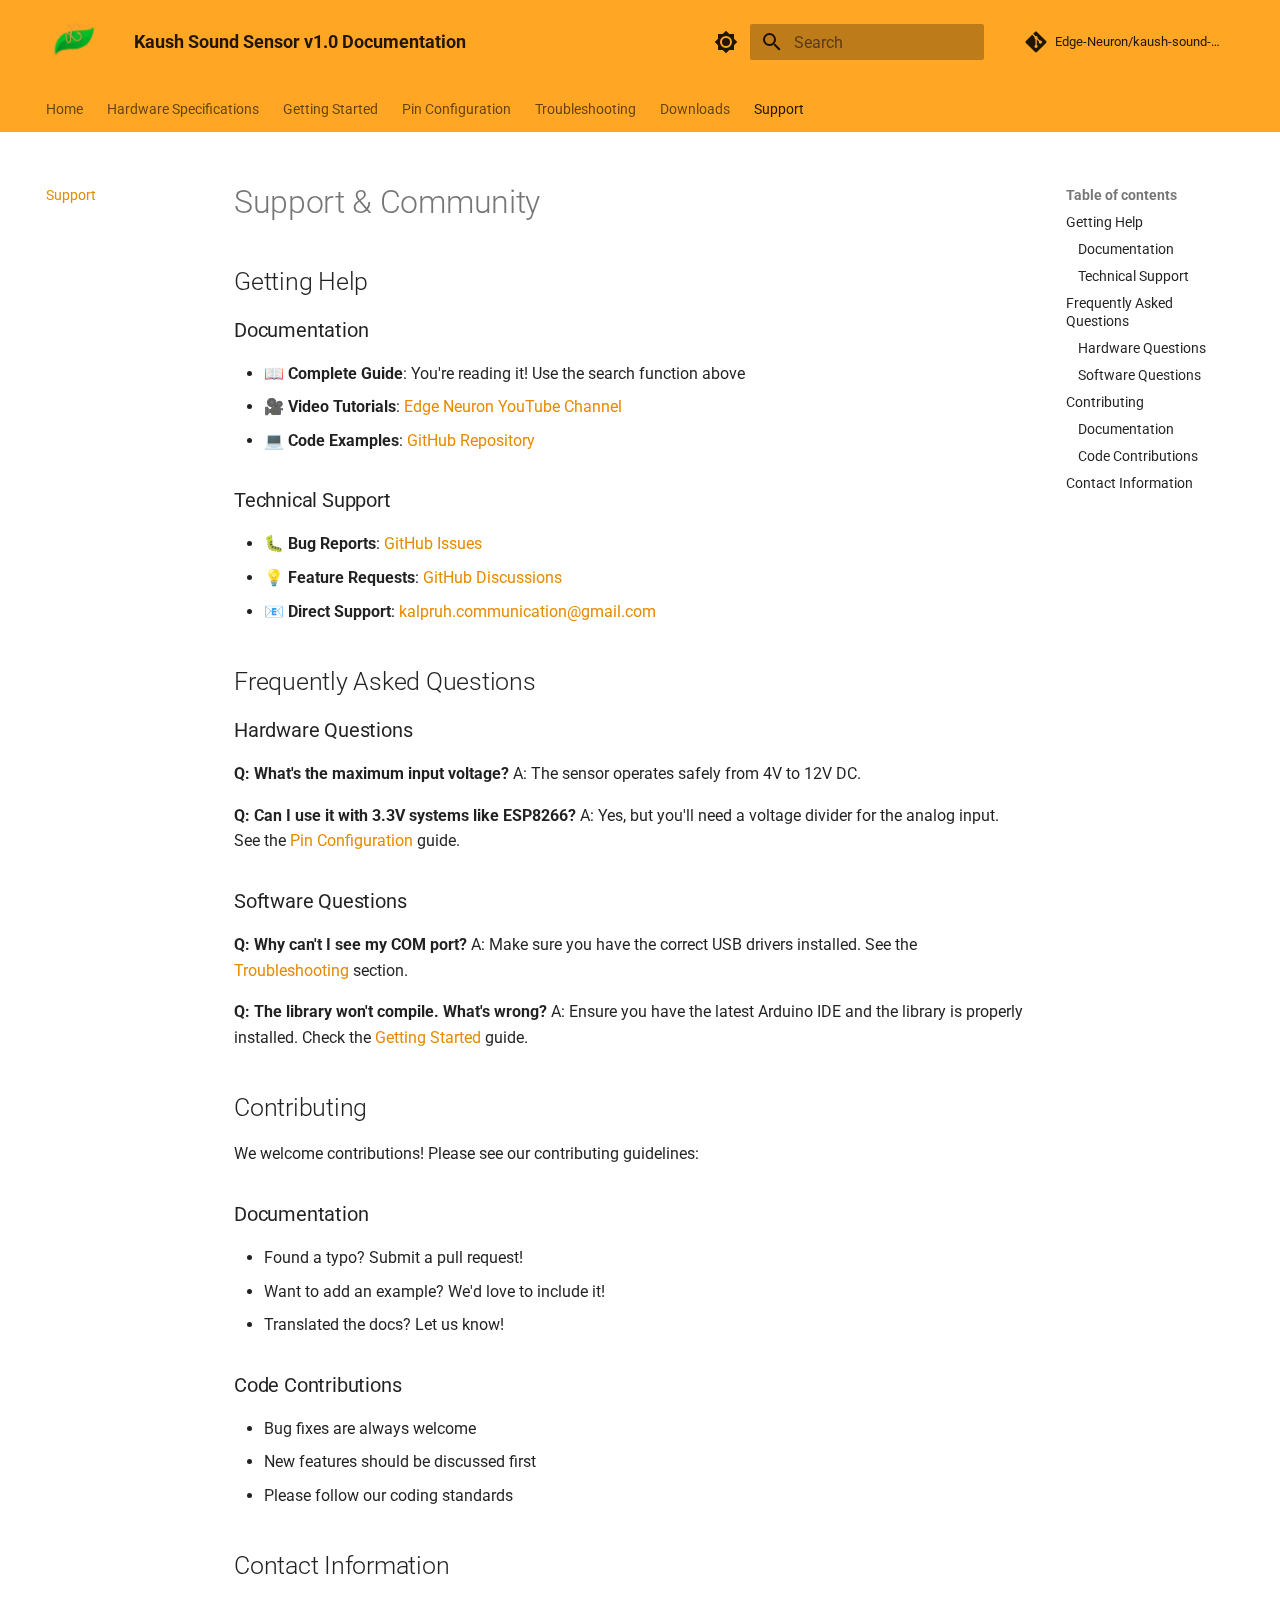
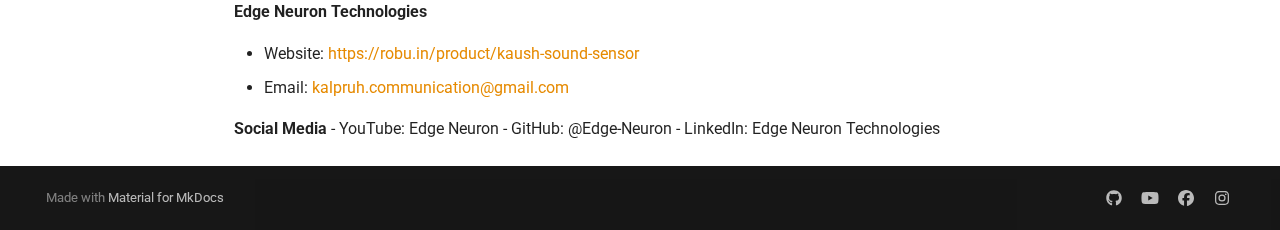
<file: support/index.html>
<!doctype html>
<html lang="en" class="no-js">
  <head>
    
      <meta charset="utf-8">
      <meta name="viewport" content="width=device-width,initial-scale=1">
      
        <meta name="description" content="Complete guide for professional audio acquisition sensor">
      
      
        <meta name="author" content="Edge Neuron">
      
      
        <link rel="canonical" href="https://yourusername.github.io/kaush-sound-sensor-docs/support/">
      
      
        <link rel="prev" href="../downloads/">
      
      
      
      <link rel="icon" href="../images/logo/kalpruh.png">
      <meta name="generator" content="mkdocs-1.6.1, mkdocs-material-9.6.20">
    
    
      
        <title>Support - Kaush Sound Sensor v1.0 Documentation</title>
      
    
    
      <link rel="stylesheet" href="../assets/stylesheets/main.e53b48f4.min.css">
      
        
        <link rel="stylesheet" href="../assets/stylesheets/palette.06af60db.min.css">
      
      


    
    
      
    
    
      
        
        
        <link rel="preconnect" href="https://fonts.gstatic.com" crossorigin>
        <link rel="stylesheet" href="https://fonts.googleapis.com/css?family=Roboto:300,300i,400,400i,700,700i%7CRoboto+Mono:400,400i,700,700i&display=fallback">
        <style>:root{--md-text-font:"Roboto";--md-code-font:"Roboto Mono"}</style>
      
    
    
      <link rel="stylesheet" href="../stylesheets/extra.css">
    
    <script>__md_scope=new URL("..",location),__md_hash=e=>[...e].reduce(((e,_)=>(e<<5)-e+_.charCodeAt(0)),0),__md_get=(e,_=localStorage,t=__md_scope)=>JSON.parse(_.getItem(t.pathname+"."+e)),__md_set=(e,_,t=localStorage,a=__md_scope)=>{try{t.setItem(a.pathname+"."+e,JSON.stringify(_))}catch(e){}}</script>
    
      
  


  
  

<script id="__analytics">function __md_analytics(){function e(){dataLayer.push(arguments)}window.dataLayer=window.dataLayer||[],e("js",new Date),e("config","G-2YE677NET0"),document.addEventListener("DOMContentLoaded",(function(){document.forms.search&&document.forms.search.query.addEventListener("blur",(function(){this.value&&e("event","search",{search_term:this.value})}));document$.subscribe((function(){var t=document.forms.feedback;if(void 0!==t)for(var a of t.querySelectorAll("[type=submit]"))a.addEventListener("click",(function(a){a.preventDefault();var n=document.location.pathname,d=this.getAttribute("data-md-value");e("event","feedback",{page:n,data:d}),t.firstElementChild.disabled=!0;var r=t.querySelector(".md-feedback__note [data-md-value='"+d+"']");r&&(r.hidden=!1)})),t.hidden=!1})),location$.subscribe((function(t){e("config","G-2YE677NET0",{page_path:t.pathname})}))}));var t=document.createElement("script");t.async=!0,t.src="https://www.googletagmanager.com/gtag/js?id=G-2YE677NET0",document.getElementById("__analytics").insertAdjacentElement("afterEnd",t)}</script>
  
    <script>"undefined"!=typeof __md_analytics&&__md_analytics()</script>
  

    
    
    
  </head>
  
  
    
    
      
    
    
    
    
    <body dir="ltr" data-md-color-scheme="default" data-md-color-primary="orange" data-md-color-accent="light-green">
  
    
    <input class="md-toggle" data-md-toggle="drawer" type="checkbox" id="__drawer" autocomplete="off">
    <input class="md-toggle" data-md-toggle="search" type="checkbox" id="__search" autocomplete="off">
    <label class="md-overlay" for="__drawer"></label>
    <div data-md-component="skip">
      
        
        <a href="#support-community" class="md-skip">
          Skip to content
        </a>
      
    </div>
    <div data-md-component="announce">
      
    </div>
    
    
      

<header class="md-header" data-md-component="header">
  <nav class="md-header__inner md-grid" aria-label="Header">
    <a href=".." title="Kaush Sound Sensor v1.0 Documentation" class="md-header__button md-logo" aria-label="Kaush Sound Sensor v1.0 Documentation" data-md-component="logo">
      
  <img src="../images/logo/kalpruh.png" alt="logo">

    </a>
    <label class="md-header__button md-icon" for="__drawer">
      
      <svg xmlns="http://www.w3.org/2000/svg" viewBox="0 0 24 24"><path d="M3 6h18v2H3zm0 5h18v2H3zm0 5h18v2H3z"/></svg>
    </label>
    <div class="md-header__title" data-md-component="header-title">
      <div class="md-header__ellipsis">
        <div class="md-header__topic">
          <span class="md-ellipsis">
            Kaush Sound Sensor v1.0 Documentation
          </span>
        </div>
        <div class="md-header__topic" data-md-component="header-topic">
          <span class="md-ellipsis">
            
              Support
            
          </span>
        </div>
      </div>
    </div>
    
      
        <form class="md-header__option" data-md-component="palette">
  
    
    
    
    <input class="md-option" data-md-color-media="" data-md-color-scheme="default" data-md-color-primary="orange" data-md-color-accent="light-green"  aria-label="Switch to dark mode"  type="radio" name="__palette" id="__palette_0">
    
      <label class="md-header__button md-icon" title="Switch to dark mode" for="__palette_1" hidden>
        <svg xmlns="http://www.w3.org/2000/svg" viewBox="0 0 24 24"><path d="M12 8a4 4 0 0 0-4 4 4 4 0 0 0 4 4 4 4 0 0 0 4-4 4 4 0 0 0-4-4m0 10a6 6 0 0 1-6-6 6 6 0 0 1 6-6 6 6 0 0 1 6 6 6 6 0 0 1-6 6m8-9.31V4h-4.69L12 .69 8.69 4H4v4.69L.69 12 4 15.31V20h4.69L12 23.31 15.31 20H20v-4.69L23.31 12z"/></svg>
      </label>
    
  
    
    
    
    <input class="md-option" data-md-color-media="" data-md-color-scheme="slate" data-md-color-primary="orange" data-md-color-accent="light-green"  aria-label="Switch to light mode"  type="radio" name="__palette" id="__palette_1">
    
      <label class="md-header__button md-icon" title="Switch to light mode" for="__palette_0" hidden>
        <svg xmlns="http://www.w3.org/2000/svg" viewBox="0 0 24 24"><path d="M12 18c-.89 0-1.74-.2-2.5-.55C11.56 16.5 13 14.42 13 12s-1.44-4.5-3.5-5.45C10.26 6.2 11.11 6 12 6a6 6 0 0 1 6 6 6 6 0 0 1-6 6m8-9.31V4h-4.69L12 .69 8.69 4H4v4.69L.69 12 4 15.31V20h4.69L12 23.31 15.31 20H20v-4.69L23.31 12z"/></svg>
      </label>
    
  
</form>
      
    
    
      <script>var palette=__md_get("__palette");if(palette&&palette.color){if("(prefers-color-scheme)"===palette.color.media){var media=matchMedia("(prefers-color-scheme: light)"),input=document.querySelector(media.matches?"[data-md-color-media='(prefers-color-scheme: light)']":"[data-md-color-media='(prefers-color-scheme: dark)']");palette.color.media=input.getAttribute("data-md-color-media"),palette.color.scheme=input.getAttribute("data-md-color-scheme"),palette.color.primary=input.getAttribute("data-md-color-primary"),palette.color.accent=input.getAttribute("data-md-color-accent")}for(var[key,value]of Object.entries(palette.color))document.body.setAttribute("data-md-color-"+key,value)}</script>
    
    
    
      
      
        <label class="md-header__button md-icon" for="__search">
          
          <svg xmlns="http://www.w3.org/2000/svg" viewBox="0 0 24 24"><path d="M9.5 3A6.5 6.5 0 0 1 16 9.5c0 1.61-.59 3.09-1.56 4.23l.27.27h.79l5 5-1.5 1.5-5-5v-.79l-.27-.27A6.52 6.52 0 0 1 9.5 16 6.5 6.5 0 0 1 3 9.5 6.5 6.5 0 0 1 9.5 3m0 2C7 5 5 7 5 9.5S7 14 9.5 14 14 12 14 9.5 12 5 9.5 5"/></svg>
        </label>
        <div class="md-search" data-md-component="search" role="dialog">
  <label class="md-search__overlay" for="__search"></label>
  <div class="md-search__inner" role="search">
    <form class="md-search__form" name="search">
      <input type="text" class="md-search__input" name="query" aria-label="Search" placeholder="Search" autocapitalize="off" autocorrect="off" autocomplete="off" spellcheck="false" data-md-component="search-query" required>
      <label class="md-search__icon md-icon" for="__search">
        
        <svg xmlns="http://www.w3.org/2000/svg" viewBox="0 0 24 24"><path d="M9.5 3A6.5 6.5 0 0 1 16 9.5c0 1.61-.59 3.09-1.56 4.23l.27.27h.79l5 5-1.5 1.5-5-5v-.79l-.27-.27A6.52 6.52 0 0 1 9.5 16 6.5 6.5 0 0 1 3 9.5 6.5 6.5 0 0 1 9.5 3m0 2C7 5 5 7 5 9.5S7 14 9.5 14 14 12 14 9.5 12 5 9.5 5"/></svg>
        
        <svg xmlns="http://www.w3.org/2000/svg" viewBox="0 0 24 24"><path d="M20 11v2H8l5.5 5.5-1.42 1.42L4.16 12l7.92-7.92L13.5 5.5 8 11z"/></svg>
      </label>
      <nav class="md-search__options" aria-label="Search">
        
        <button type="reset" class="md-search__icon md-icon" title="Clear" aria-label="Clear" tabindex="-1">
          
          <svg xmlns="http://www.w3.org/2000/svg" viewBox="0 0 24 24"><path d="M19 6.41 17.59 5 12 10.59 6.41 5 5 6.41 10.59 12 5 17.59 6.41 19 12 13.41 17.59 19 19 17.59 13.41 12z"/></svg>
        </button>
      </nav>
      
        <div class="md-search__suggest" data-md-component="search-suggest"></div>
      
    </form>
    <div class="md-search__output">
      <div class="md-search__scrollwrap" tabindex="0" data-md-scrollfix>
        <div class="md-search-result" data-md-component="search-result">
          <div class="md-search-result__meta">
            Initializing search
          </div>
          <ol class="md-search-result__list" role="presentation"></ol>
        </div>
      </div>
    </div>
  </div>
</div>
      
    
    
      <div class="md-header__source">
        <a href="https://docs.kalpruh.com" title="Go to repository" class="md-source" data-md-component="source">
  <div class="md-source__icon md-icon">
    
    <svg xmlns="http://www.w3.org/2000/svg" viewBox="0 0 448 512"><!--! Font Awesome Free 7.0.0 by @fontawesome - https://fontawesome.com License - https://fontawesome.com/license/free (Icons: CC BY 4.0, Fonts: SIL OFL 1.1, Code: MIT License) Copyright 2025 Fonticons, Inc.--><path d="M439.6 236.1 244 40.5c-5.4-5.5-12.8-8.5-20.4-8.5s-15 3-20.4 8.4L162.5 81l51.5 51.5c27.1-9.1 52.7 16.8 43.4 43.7l49.7 49.7c34.2-11.8 61.2 31 35.5 56.7-26.5 26.5-70.2-2.9-56-37.3L240.3 199v121.9c25.3 12.5 22.3 41.8 9.1 55-6.4 6.4-15.2 10.1-24.3 10.1s-17.8-3.6-24.3-10.1c-17.6-17.6-11.1-46.9 11.2-56v-123c-20.8-8.5-24.6-30.7-18.6-45L142.6 101 8.5 235.1C3 240.6 0 247.9 0 255.5s3 15 8.5 20.4l195.6 195.7c5.4 5.4 12.7 8.4 20.4 8.4s15-3 20.4-8.4l194.7-194.7c5.4-5.4 8.4-12.8 8.4-20.4s-3-15-8.4-20.4"/></svg>
  </div>
  <div class="md-source__repository">
    Edge-Neuron/kaush-sound-sensor-docs
  </div>
</a>
      </div>
    
  </nav>
  
</header>
    
    <div class="md-container" data-md-component="container">
      
      
        
          
            
<nav class="md-tabs" aria-label="Tabs" data-md-component="tabs">
  <div class="md-grid">
    <ul class="md-tabs__list">
      
        
  
  
  
  
    <li class="md-tabs__item">
      <a href=".." class="md-tabs__link">
        
  
  
    
  
  Home

      </a>
    </li>
  

      
        
  
  
  
  
    <li class="md-tabs__item">
      <a href="../hardware-specs/" class="md-tabs__link">
        
  
  
    
  
  Hardware Specifications

      </a>
    </li>
  

      
        
  
  
  
  
    <li class="md-tabs__item">
      <a href="../getting-started/" class="md-tabs__link">
        
  
  
    
  
  Getting Started

      </a>
    </li>
  

      
        
  
  
  
  
    <li class="md-tabs__item">
      <a href="../pin-config/" class="md-tabs__link">
        
  
  
    
  
  Pin Configuration

      </a>
    </li>
  

      
        
  
  
  
  
    <li class="md-tabs__item">
      <a href="../troubleshooting/" class="md-tabs__link">
        
  
  
    
  
  Troubleshooting

      </a>
    </li>
  

      
        
  
  
  
  
    <li class="md-tabs__item">
      <a href="../downloads/" class="md-tabs__link">
        
  
  
    
  
  Downloads

      </a>
    </li>
  

      
        
  
  
  
    
  
  
    <li class="md-tabs__item md-tabs__item--active">
      <a href="./" class="md-tabs__link">
        
  
  
    
  
  Support

      </a>
    </li>
  

      
    </ul>
  </div>
</nav>
          
        
      
      <main class="md-main" data-md-component="main">
        <div class="md-main__inner md-grid">
          
            
              
              <div class="md-sidebar md-sidebar--primary" data-md-component="sidebar" data-md-type="navigation" >
                <div class="md-sidebar__scrollwrap">
                  <div class="md-sidebar__inner">
                    


  


<nav class="md-nav md-nav--primary md-nav--lifted" aria-label="Navigation" data-md-level="0">
  <label class="md-nav__title" for="__drawer">
    <a href=".." title="Kaush Sound Sensor v1.0 Documentation" class="md-nav__button md-logo" aria-label="Kaush Sound Sensor v1.0 Documentation" data-md-component="logo">
      
  <img src="../images/logo/kalpruh.png" alt="logo">

    </a>
    Kaush Sound Sensor v1.0 Documentation
  </label>
  
    <div class="md-nav__source">
      <a href="https://docs.kalpruh.com" title="Go to repository" class="md-source" data-md-component="source">
  <div class="md-source__icon md-icon">
    
    <svg xmlns="http://www.w3.org/2000/svg" viewBox="0 0 448 512"><!--! Font Awesome Free 7.0.0 by @fontawesome - https://fontawesome.com License - https://fontawesome.com/license/free (Icons: CC BY 4.0, Fonts: SIL OFL 1.1, Code: MIT License) Copyright 2025 Fonticons, Inc.--><path d="M439.6 236.1 244 40.5c-5.4-5.5-12.8-8.5-20.4-8.5s-15 3-20.4 8.4L162.5 81l51.5 51.5c27.1-9.1 52.7 16.8 43.4 43.7l49.7 49.7c34.2-11.8 61.2 31 35.5 56.7-26.5 26.5-70.2-2.9-56-37.3L240.3 199v121.9c25.3 12.5 22.3 41.8 9.1 55-6.4 6.4-15.2 10.1-24.3 10.1s-17.8-3.6-24.3-10.1c-17.6-17.6-11.1-46.9 11.2-56v-123c-20.8-8.5-24.6-30.7-18.6-45L142.6 101 8.5 235.1C3 240.6 0 247.9 0 255.5s3 15 8.5 20.4l195.6 195.7c5.4 5.4 12.7 8.4 20.4 8.4s15-3 20.4-8.4l194.7-194.7c5.4-5.4 8.4-12.8 8.4-20.4s-3-15-8.4-20.4"/></svg>
  </div>
  <div class="md-source__repository">
    Edge-Neuron/kaush-sound-sensor-docs
  </div>
</a>
    </div>
  
  <ul class="md-nav__list" data-md-scrollfix>
    
      
      
  
  
  
  
    <li class="md-nav__item">
      <a href=".." class="md-nav__link">
        
  
  
  <span class="md-ellipsis">
    Home
    
  </span>
  

      </a>
    </li>
  

    
      
      
  
  
  
  
    <li class="md-nav__item">
      <a href="../hardware-specs/" class="md-nav__link">
        
  
  
  <span class="md-ellipsis">
    Hardware Specifications
    
  </span>
  

      </a>
    </li>
  

    
      
      
  
  
  
  
    <li class="md-nav__item">
      <a href="../getting-started/" class="md-nav__link">
        
  
  
  <span class="md-ellipsis">
    Getting Started
    
  </span>
  

      </a>
    </li>
  

    
      
      
  
  
  
  
    <li class="md-nav__item">
      <a href="../pin-config/" class="md-nav__link">
        
  
  
  <span class="md-ellipsis">
    Pin Configuration
    
  </span>
  

      </a>
    </li>
  

    
      
      
  
  
  
  
    <li class="md-nav__item">
      <a href="../troubleshooting/" class="md-nav__link">
        
  
  
  <span class="md-ellipsis">
    Troubleshooting
    
  </span>
  

      </a>
    </li>
  

    
      
      
  
  
  
  
    <li class="md-nav__item">
      <a href="../downloads/" class="md-nav__link">
        
  
  
  <span class="md-ellipsis">
    Downloads
    
  </span>
  

      </a>
    </li>
  

    
      
      
  
  
    
  
  
  
    <li class="md-nav__item md-nav__item--active">
      
      <input class="md-nav__toggle md-toggle" type="checkbox" id="__toc">
      
      
        
      
      
        <label class="md-nav__link md-nav__link--active" for="__toc">
          
  
  
  <span class="md-ellipsis">
    Support
    
  </span>
  

          <span class="md-nav__icon md-icon"></span>
        </label>
      
      <a href="./" class="md-nav__link md-nav__link--active">
        
  
  
  <span class="md-ellipsis">
    Support
    
  </span>
  

      </a>
      
        

<nav class="md-nav md-nav--secondary" aria-label="Table of contents">
  
  
  
    
  
  
    <label class="md-nav__title" for="__toc">
      <span class="md-nav__icon md-icon"></span>
      Table of contents
    </label>
    <ul class="md-nav__list" data-md-component="toc" data-md-scrollfix>
      
        <li class="md-nav__item">
  <a href="#getting-help" class="md-nav__link">
    <span class="md-ellipsis">
      Getting Help
    </span>
  </a>
  
    <nav class="md-nav" aria-label="Getting Help">
      <ul class="md-nav__list">
        
          <li class="md-nav__item">
  <a href="#documentation" class="md-nav__link">
    <span class="md-ellipsis">
      Documentation
    </span>
  </a>
  
</li>
        
          <li class="md-nav__item">
  <a href="#technical-support" class="md-nav__link">
    <span class="md-ellipsis">
      Technical Support
    </span>
  </a>
  
</li>
        
      </ul>
    </nav>
  
</li>
      
        <li class="md-nav__item">
  <a href="#frequently-asked-questions" class="md-nav__link">
    <span class="md-ellipsis">
      Frequently Asked Questions
    </span>
  </a>
  
    <nav class="md-nav" aria-label="Frequently Asked Questions">
      <ul class="md-nav__list">
        
          <li class="md-nav__item">
  <a href="#hardware-questions" class="md-nav__link">
    <span class="md-ellipsis">
      Hardware Questions
    </span>
  </a>
  
</li>
        
          <li class="md-nav__item">
  <a href="#software-questions" class="md-nav__link">
    <span class="md-ellipsis">
      Software Questions
    </span>
  </a>
  
</li>
        
      </ul>
    </nav>
  
</li>
      
        <li class="md-nav__item">
  <a href="#contributing" class="md-nav__link">
    <span class="md-ellipsis">
      Contributing
    </span>
  </a>
  
    <nav class="md-nav" aria-label="Contributing">
      <ul class="md-nav__list">
        
          <li class="md-nav__item">
  <a href="#documentation_1" class="md-nav__link">
    <span class="md-ellipsis">
      Documentation
    </span>
  </a>
  
</li>
        
          <li class="md-nav__item">
  <a href="#code-contributions" class="md-nav__link">
    <span class="md-ellipsis">
      Code Contributions
    </span>
  </a>
  
</li>
        
      </ul>
    </nav>
  
</li>
      
        <li class="md-nav__item">
  <a href="#contact-information" class="md-nav__link">
    <span class="md-ellipsis">
      Contact Information
    </span>
  </a>
  
</li>
      
    </ul>
  
</nav>
      
    </li>
  

    
  </ul>
</nav>
                  </div>
                </div>
              </div>
            
            
              
              <div class="md-sidebar md-sidebar--secondary" data-md-component="sidebar" data-md-type="toc" >
                <div class="md-sidebar__scrollwrap">
                  <div class="md-sidebar__inner">
                    

<nav class="md-nav md-nav--secondary" aria-label="Table of contents">
  
  
  
    
  
  
    <label class="md-nav__title" for="__toc">
      <span class="md-nav__icon md-icon"></span>
      Table of contents
    </label>
    <ul class="md-nav__list" data-md-component="toc" data-md-scrollfix>
      
        <li class="md-nav__item">
  <a href="#getting-help" class="md-nav__link">
    <span class="md-ellipsis">
      Getting Help
    </span>
  </a>
  
    <nav class="md-nav" aria-label="Getting Help">
      <ul class="md-nav__list">
        
          <li class="md-nav__item">
  <a href="#documentation" class="md-nav__link">
    <span class="md-ellipsis">
      Documentation
    </span>
  </a>
  
</li>
        
          <li class="md-nav__item">
  <a href="#technical-support" class="md-nav__link">
    <span class="md-ellipsis">
      Technical Support
    </span>
  </a>
  
</li>
        
      </ul>
    </nav>
  
</li>
      
        <li class="md-nav__item">
  <a href="#frequently-asked-questions" class="md-nav__link">
    <span class="md-ellipsis">
      Frequently Asked Questions
    </span>
  </a>
  
    <nav class="md-nav" aria-label="Frequently Asked Questions">
      <ul class="md-nav__list">
        
          <li class="md-nav__item">
  <a href="#hardware-questions" class="md-nav__link">
    <span class="md-ellipsis">
      Hardware Questions
    </span>
  </a>
  
</li>
        
          <li class="md-nav__item">
  <a href="#software-questions" class="md-nav__link">
    <span class="md-ellipsis">
      Software Questions
    </span>
  </a>
  
</li>
        
      </ul>
    </nav>
  
</li>
      
        <li class="md-nav__item">
  <a href="#contributing" class="md-nav__link">
    <span class="md-ellipsis">
      Contributing
    </span>
  </a>
  
    <nav class="md-nav" aria-label="Contributing">
      <ul class="md-nav__list">
        
          <li class="md-nav__item">
  <a href="#documentation_1" class="md-nav__link">
    <span class="md-ellipsis">
      Documentation
    </span>
  </a>
  
</li>
        
          <li class="md-nav__item">
  <a href="#code-contributions" class="md-nav__link">
    <span class="md-ellipsis">
      Code Contributions
    </span>
  </a>
  
</li>
        
      </ul>
    </nav>
  
</li>
      
        <li class="md-nav__item">
  <a href="#contact-information" class="md-nav__link">
    <span class="md-ellipsis">
      Contact Information
    </span>
  </a>
  
</li>
      
    </ul>
  
</nav>
                  </div>
                </div>
              </div>
            
          
          
            <div class="md-content" data-md-component="content">
              <article class="md-content__inner md-typeset">
                
                  


  
  


<h1 id="support-community">Support &amp; Community<a class="headerlink" href="#support-community" title="Permanent link">&para;</a></h1>
<h2 id="getting-help">Getting Help<a class="headerlink" href="#getting-help" title="Permanent link">&para;</a></h2>
<h3 id="documentation">Documentation<a class="headerlink" href="#documentation" title="Permanent link">&para;</a></h3>
<ul>
<li>📖 <strong>Complete Guide</strong>: You're reading it! Use the search function above</li>
<li>🎥 <strong>Video Tutorials</strong>: <a href="https://www.youtube.com/@EdgeNeuron">Edge Neuron YouTube Channel</a></li>
<li>💻 <strong>Code Examples</strong>: <a href="https://github.com/Edge-Neuron/kaush-sound-sensor-docs">GitHub Repository</a></li>
</ul>
<h3 id="technical-support">Technical Support<a class="headerlink" href="#technical-support" title="Permanent link">&para;</a></h3>
<ul>
<li>🐛 <strong>Bug Reports</strong>: <a href="https://github.com/Edge_Neuron/kaush-sound-sensor-docs/issues">GitHub Issues</a></li>
<li>💡 <strong>Feature Requests</strong>: <a href="https://github.com//kaush-sound-sensor-docs/discussions">GitHub Discussions</a></li>
<li>📧 <strong>Direct Support</strong>: <a href="&#109;&#97;&#105;&#108;&#116;&#111;&#58;&#107;&#97;&#108;&#112;&#114;&#117;&#104;&#46;&#99;&#111;&#109;&#109;&#117;&#110;&#105;&#99;&#97;&#116;&#105;&#111;&#110;&#64;&#103;&#109;&#97;&#105;&#108;&#46;&#99;&#111;&#109;">&#107;&#97;&#108;&#112;&#114;&#117;&#104;&#46;&#99;&#111;&#109;&#109;&#117;&#110;&#105;&#99;&#97;&#116;&#105;&#111;&#110;&#64;&#103;&#109;&#97;&#105;&#108;&#46;&#99;&#111;&#109;</a></li>
</ul>
<h2 id="frequently-asked-questions">Frequently Asked Questions<a class="headerlink" href="#frequently-asked-questions" title="Permanent link">&para;</a></h2>
<h3 id="hardware-questions">Hardware Questions<a class="headerlink" href="#hardware-questions" title="Permanent link">&para;</a></h3>
<p><strong>Q: What's the maximum input voltage?</strong>
A: The sensor operates safely from 4V to 12V DC.</p>
<p><strong>Q: Can I use it with 3.3V systems like ESP8266?</strong>
A: Yes, but you'll need a voltage divider for the analog input. See the <a href="../pin-config/">Pin Configuration</a> guide.</p>
<h3 id="software-questions">Software Questions<a class="headerlink" href="#software-questions" title="Permanent link">&para;</a></h3>
<p><strong>Q: Why can't I see my COM port?</strong>
A: Make sure you have the correct USB drivers installed. See the <a href="../troubleshooting/">Troubleshooting</a> section.</p>
<p><strong>Q: The library won't compile. What's wrong?</strong>
A: Ensure you have the latest Arduino IDE and the library is properly installed. Check the <a href="../getting-started/">Getting Started</a> guide.</p>
<h2 id="contributing">Contributing<a class="headerlink" href="#contributing" title="Permanent link">&para;</a></h2>
<p>We welcome contributions! Please see our contributing guidelines:</p>
<h3 id="documentation_1">Documentation<a class="headerlink" href="#documentation_1" title="Permanent link">&para;</a></h3>
<ul>
<li>Found a typo? Submit a pull request!</li>
<li>Want to add an example? We'd love to include it!</li>
<li>Translated the docs? Let us know!</li>
</ul>
<h3 id="code-contributions">Code Contributions<a class="headerlink" href="#code-contributions" title="Permanent link">&para;</a></h3>
<ul>
<li>Bug fixes are always welcome</li>
<li>New features should be discussed first</li>
<li>Please follow our coding standards</li>
</ul>
<h2 id="contact-information">Contact Information<a class="headerlink" href="#contact-information" title="Permanent link">&para;</a></h2>
<p><strong>Edge Neuron Technologies</strong></p>
<ul>
<li>Website: <a href="https://robu.in/product/kaush-sound-sensor">https://robu.in/product/kaush-sound-sensor</a></li>
<li>Email: <a href="&#109;&#97;&#105;&#108;&#116;&#111;&#58;&#107;&#97;&#108;&#112;&#114;&#117;&#104;&#46;&#99;&#111;&#109;&#109;&#117;&#110;&#105;&#99;&#97;&#116;&#105;&#111;&#110;&#64;&#103;&#109;&#97;&#105;&#108;&#46;&#99;&#111;&#109;">&#107;&#97;&#108;&#112;&#114;&#117;&#104;&#46;&#99;&#111;&#109;&#109;&#117;&#110;&#105;&#99;&#97;&#116;&#105;&#111;&#110;&#64;&#103;&#109;&#97;&#105;&#108;&#46;&#99;&#111;&#109;</a></li>
</ul>
<p><strong>Social Media</strong>
- YouTube: Edge Neuron
- GitHub: @Edge-Neuron
- LinkedIn: Edge Neuron Technologies</p>









  




                
              </article>
            </div>
          
          
<script>var target=document.getElementById(location.hash.slice(1));target&&target.name&&(target.checked=target.name.startsWith("__tabbed_"))</script>
        </div>
        
          <button type="button" class="md-top md-icon" data-md-component="top" hidden>
  
  <svg xmlns="http://www.w3.org/2000/svg" viewBox="0 0 24 24"><path d="M13 20h-2V8l-5.5 5.5-1.42-1.42L12 4.16l7.92 7.92-1.42 1.42L13 8z"/></svg>
  Back to top
</button>
        
      </main>
      
        <footer class="md-footer">
  
  <div class="md-footer-meta md-typeset">
    <div class="md-footer-meta__inner md-grid">
      <div class="md-copyright">
  
  
    Made with
    <a href="https://squidfunk.github.io/mkdocs-material/" target="_blank" rel="noopener">
      Material for MkDocs
    </a>
  
</div>
      
        
<div class="md-social">
  
    
    
    
    
      
      
    
    <a href="https://github.com/Edge-Neuron" target="_blank" rel="noopener" title="github.com" class="md-social__link">
      <svg xmlns="http://www.w3.org/2000/svg" viewBox="0 0 512 512"><!--! Font Awesome Free 7.0.0 by @fontawesome - https://fontawesome.com License - https://fontawesome.com/license/free (Icons: CC BY 4.0, Fonts: SIL OFL 1.1, Code: MIT License) Copyright 2025 Fonticons, Inc.--><path d="M173.9 397.4c0 2-2.3 3.6-5.2 3.6-3.3.3-5.6-1.3-5.6-3.6 0-2 2.3-3.6 5.2-3.6 3-.3 5.6 1.3 5.6 3.6m-31.1-4.5c-.7 2 1.3 4.3 4.3 4.9 2.6 1 5.6 0 6.2-2s-1.3-4.3-4.3-5.2c-2.6-.7-5.5.3-6.2 2.3m44.2-1.7c-2.9.7-4.9 2.6-4.6 4.9.3 2 2.9 3.3 5.9 2.6 2.9-.7 4.9-2.6 4.6-4.6-.3-1.9-3-3.2-5.9-2.9M252.8 8C114.1 8 8 113.3 8 252c0 110.9 69.8 205.8 169.5 239.2 12.8 2.3 17.3-5.6 17.3-12.1 0-6.2-.3-40.4-.3-61.4 0 0-70 15-84.7-29.8 0 0-11.4-29.1-27.8-36.6 0 0-22.9-15.7 1.6-15.4 0 0 24.9 2 38.6 25.8 21.9 38.6 58.6 27.5 72.9 20.9 2.3-16 8.8-27.1 16-33.7-55.9-6.2-112.3-14.3-112.3-110.5 0-27.5 7.6-41.3 23.6-58.9-2.6-6.5-11.1-33.3 2.6-67.9 20.9-6.5 69 27 69 27 20-5.6 41.5-8.5 62.8-8.5s42.8 2.9 62.8 8.5c0 0 48.1-33.6 69-27 13.7 34.7 5.2 61.4 2.6 67.9 16 17.7 25.8 31.5 25.8 58.9 0 96.5-58.9 104.2-114.8 110.5 9.2 7.9 17 22.9 17 46.4 0 33.7-.3 75.4-.3 83.6 0 6.5 4.6 14.4 17.3 12.1C436.2 457.8 504 362.9 504 252 504 113.3 391.5 8 252.8 8M105.2 352.9c-1.3 1-1 3.3.7 5.2 1.6 1.6 3.9 2.3 5.2 1 1.3-1 1-3.3-.7-5.2-1.6-1.6-3.9-2.3-5.2-1m-10.8-8.1c-.7 1.3.3 2.9 2.3 3.9 1.6 1 3.6.7 4.3-.7.7-1.3-.3-2.9-2.3-3.9-2-.6-3.6-.3-4.3.7m32.4 35.6c-1.6 1.3-1 4.3 1.3 6.2 2.3 2.3 5.2 2.6 6.5 1 1.3-1.3.7-4.3-1.3-6.2-2.2-2.3-5.2-2.6-6.5-1m-11.4-14.7c-1.6 1-1.6 3.6 0 5.9s4.3 3.3 5.6 2.3c1.6-1.3 1.6-3.9 0-6.2-1.4-2.3-4-3.3-5.6-2"/></svg>
    </a>
  
    
    
    
    
      
      
    
    <a href="https://www.youtube.com/@EdgeNeuron" target="_blank" rel="noopener" title="www.youtube.com" class="md-social__link">
      <svg xmlns="http://www.w3.org/2000/svg" viewBox="0 0 576 512"><!--! Font Awesome Free 7.0.0 by @fontawesome - https://fontawesome.com License - https://fontawesome.com/license/free (Icons: CC BY 4.0, Fonts: SIL OFL 1.1, Code: MIT License) Copyright 2025 Fonticons, Inc.--><path d="M549.7 124.1c-6.2-23.7-24.8-42.3-48.3-48.6C458.9 64 288.1 64 288.1 64S117.3 64 74.7 75.5c-23.5 6.3-42 24.9-48.3 48.6C15 167 15 256.4 15 256.4s0 89.4 11.4 132.3c6.3 23.6 24.8 41.5 48.3 47.8C117.3 448 288.1 448 288.1 448s170.8 0 213.4-11.5c23.5-6.3 42-24.2 48.3-47.8 11.4-42.9 11.4-132.3 11.4-132.3s0-89.4-11.4-132.3zM232.2 337.6V175.2l142.7 81.2z"/></svg>
    </a>
  
    
    
    
    
      
      
    
    <a href="https://www.facebook.com/profile.php?id=61582047675688" target="_blank" rel="noopener" title="www.facebook.com" class="md-social__link">
      <svg xmlns="http://www.w3.org/2000/svg" viewBox="0 0 512 512"><!--! Font Awesome Free 7.0.0 by @fontawesome - https://fontawesome.com License - https://fontawesome.com/license/free (Icons: CC BY 4.0, Fonts: SIL OFL 1.1, Code: MIT License) Copyright 2025 Fonticons, Inc.--><path d="M512 256C512 114.6 397.4 0 256 0S0 114.6 0 256c0 120 82.7 220.8 194.2 248.5V334.2h-52.8V256h52.8v-33.7c0-87.1 39.4-127.5 125-127.5 16.2 0 44.2 3.2 55.7 6.4V172c-6-.6-16.5-1-29.6-1-42 0-58.2 15.9-58.2 57.2V256h83.6l-14.4 78.2H287v175.9C413.8 494.8 512 386.9 512 256"/></svg>
    </a>
  
    
    
    
    
      
      
    
    <a href="https://www.instagram.com/kaush_sound" target="_blank" rel="noopener" title="www.instagram.com" class="md-social__link">
      <svg xmlns="http://www.w3.org/2000/svg" viewBox="0 0 448 512"><!--! Font Awesome Free 7.0.0 by @fontawesome - https://fontawesome.com License - https://fontawesome.com/license/free (Icons: CC BY 4.0, Fonts: SIL OFL 1.1, Code: MIT License) Copyright 2025 Fonticons, Inc.--><path d="M224.3 141a115 115 0 1 0-.6 230 115 115 0 1 0 .6-230m-.6 40.4a74.6 74.6 0 1 1 .6 149.2 74.6 74.6 0 1 1-.6-149.2m93.4-45.1a26.8 26.8 0 1 1 53.6 0 26.8 26.8 0 1 1-53.6 0m129.7 27.2c-1.7-35.9-9.9-67.7-36.2-93.9-26.2-26.2-58-34.4-93.9-36.2-37-2.1-147.9-2.1-184.9 0-35.8 1.7-67.6 9.9-93.9 36.1s-34.4 58-36.2 93.9c-2.1 37-2.1 147.9 0 184.9 1.7 35.9 9.9 67.7 36.2 93.9s58 34.4 93.9 36.2c37 2.1 147.9 2.1 184.9 0 35.9-1.7 67.7-9.9 93.9-36.2 26.2-26.2 34.4-58 36.2-93.9 2.1-37 2.1-147.8 0-184.8M399 388c-7.8 19.6-22.9 34.7-42.6 42.6-29.5 11.7-99.5 9-132.1 9s-102.7 2.6-132.1-9c-19.6-7.8-34.7-22.9-42.6-42.6-11.7-29.5-9-99.5-9-132.1s-2.6-102.7 9-132.1c7.8-19.6 22.9-34.7 42.6-42.6 29.5-11.7 99.5-9 132.1-9s102.7-2.6 132.1 9c19.6 7.8 34.7 22.9 42.6 42.6 11.7 29.5 9 99.5 9 132.1s2.7 102.7-9 132.1"/></svg>
    </a>
  
</div>
      
    </div>
  </div>
</footer>
      
    </div>
    <div class="md-dialog" data-md-component="dialog">
      <div class="md-dialog__inner md-typeset"></div>
    </div>
    
    
    
      
      <script id="__config" type="application/json">{"base": "..", "features": ["navigation.tabs", "navigation.sections", "navigation.expand", "navigation.top", "search.highlight", "search.suggest", "content.code.copy", "content.code.annotate"], "search": "../assets/javascripts/workers/search.973d3a69.min.js", "tags": null, "translations": {"clipboard.copied": "Copied to clipboard", "clipboard.copy": "Copy to clipboard", "search.result.more.one": "1 more on this page", "search.result.more.other": "# more on this page", "search.result.none": "No matching documents", "search.result.one": "1 matching document", "search.result.other": "# matching documents", "search.result.placeholder": "Type to start searching", "search.result.term.missing": "Missing", "select.version": "Select version"}, "version": null}</script>
    
    
      <script src="../assets/javascripts/bundle.f55a23d4.min.js"></script>
      
    
  </body>
</html>
</file>
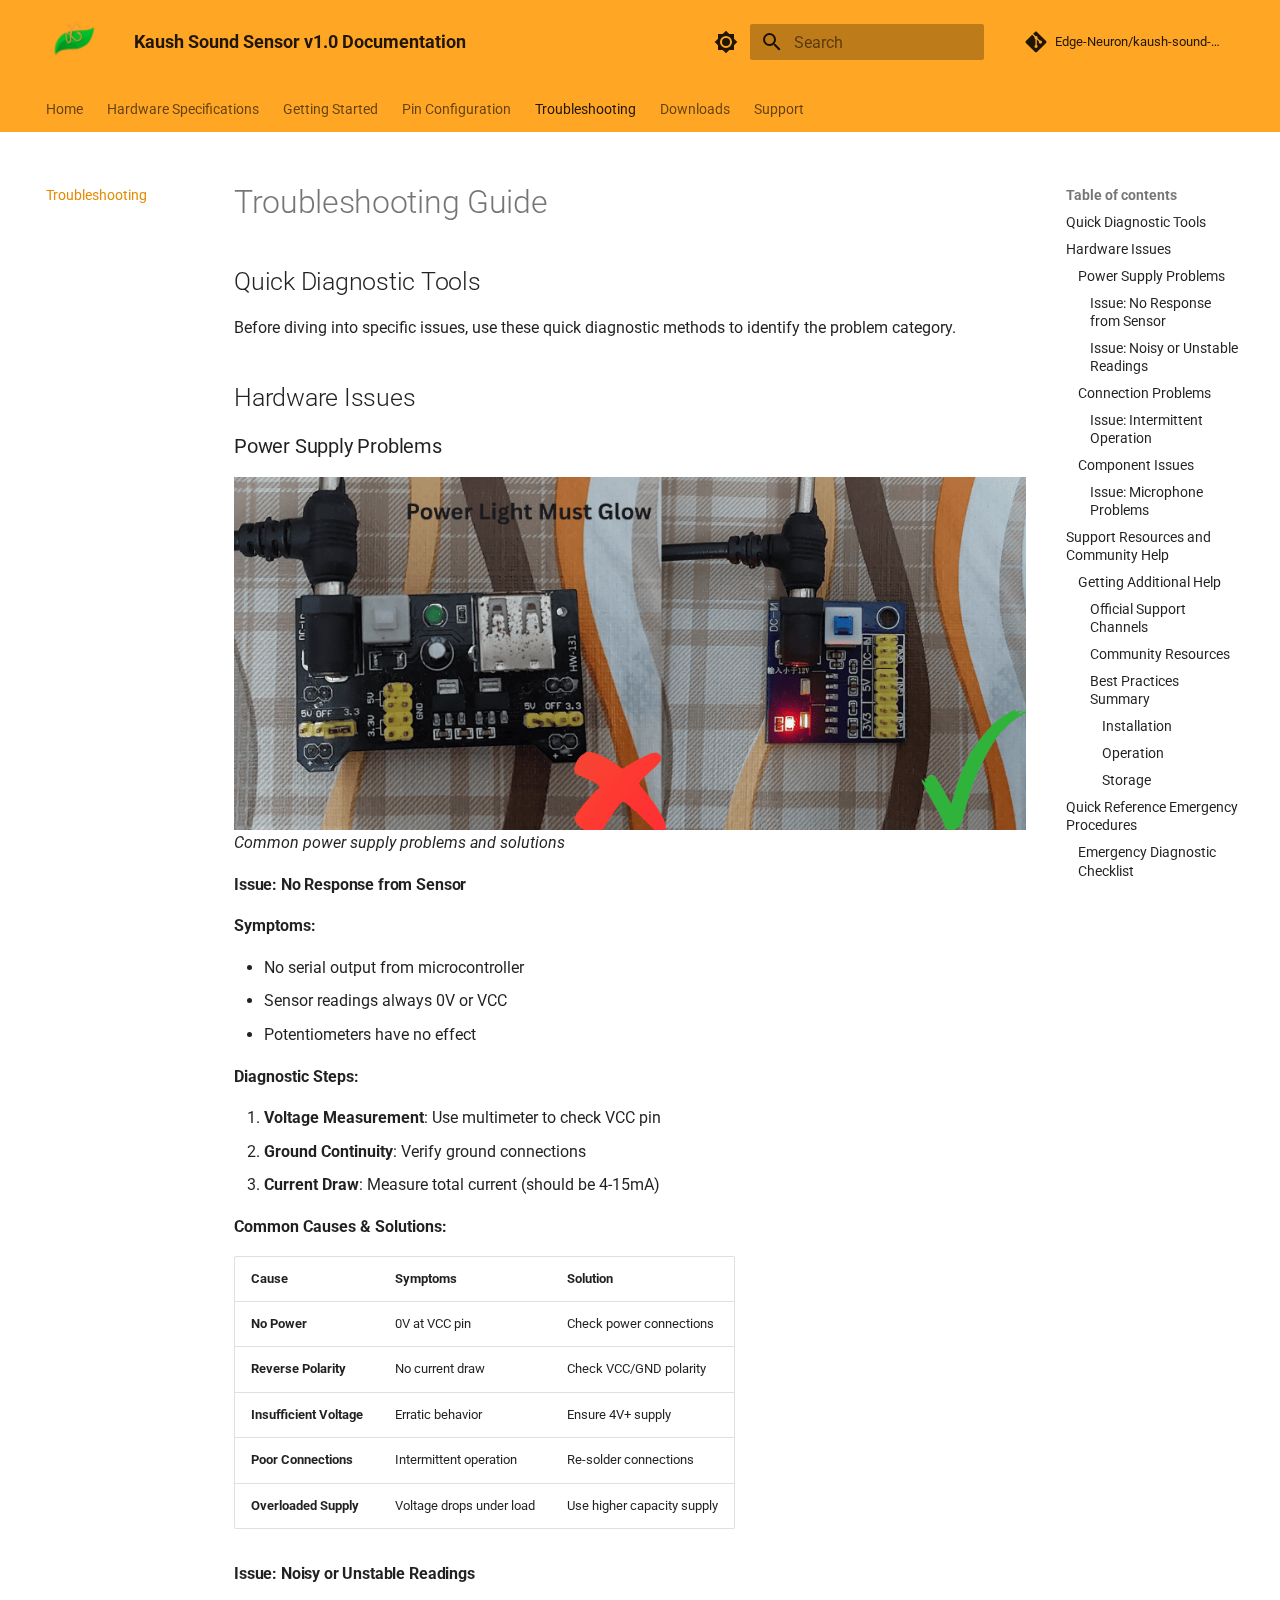
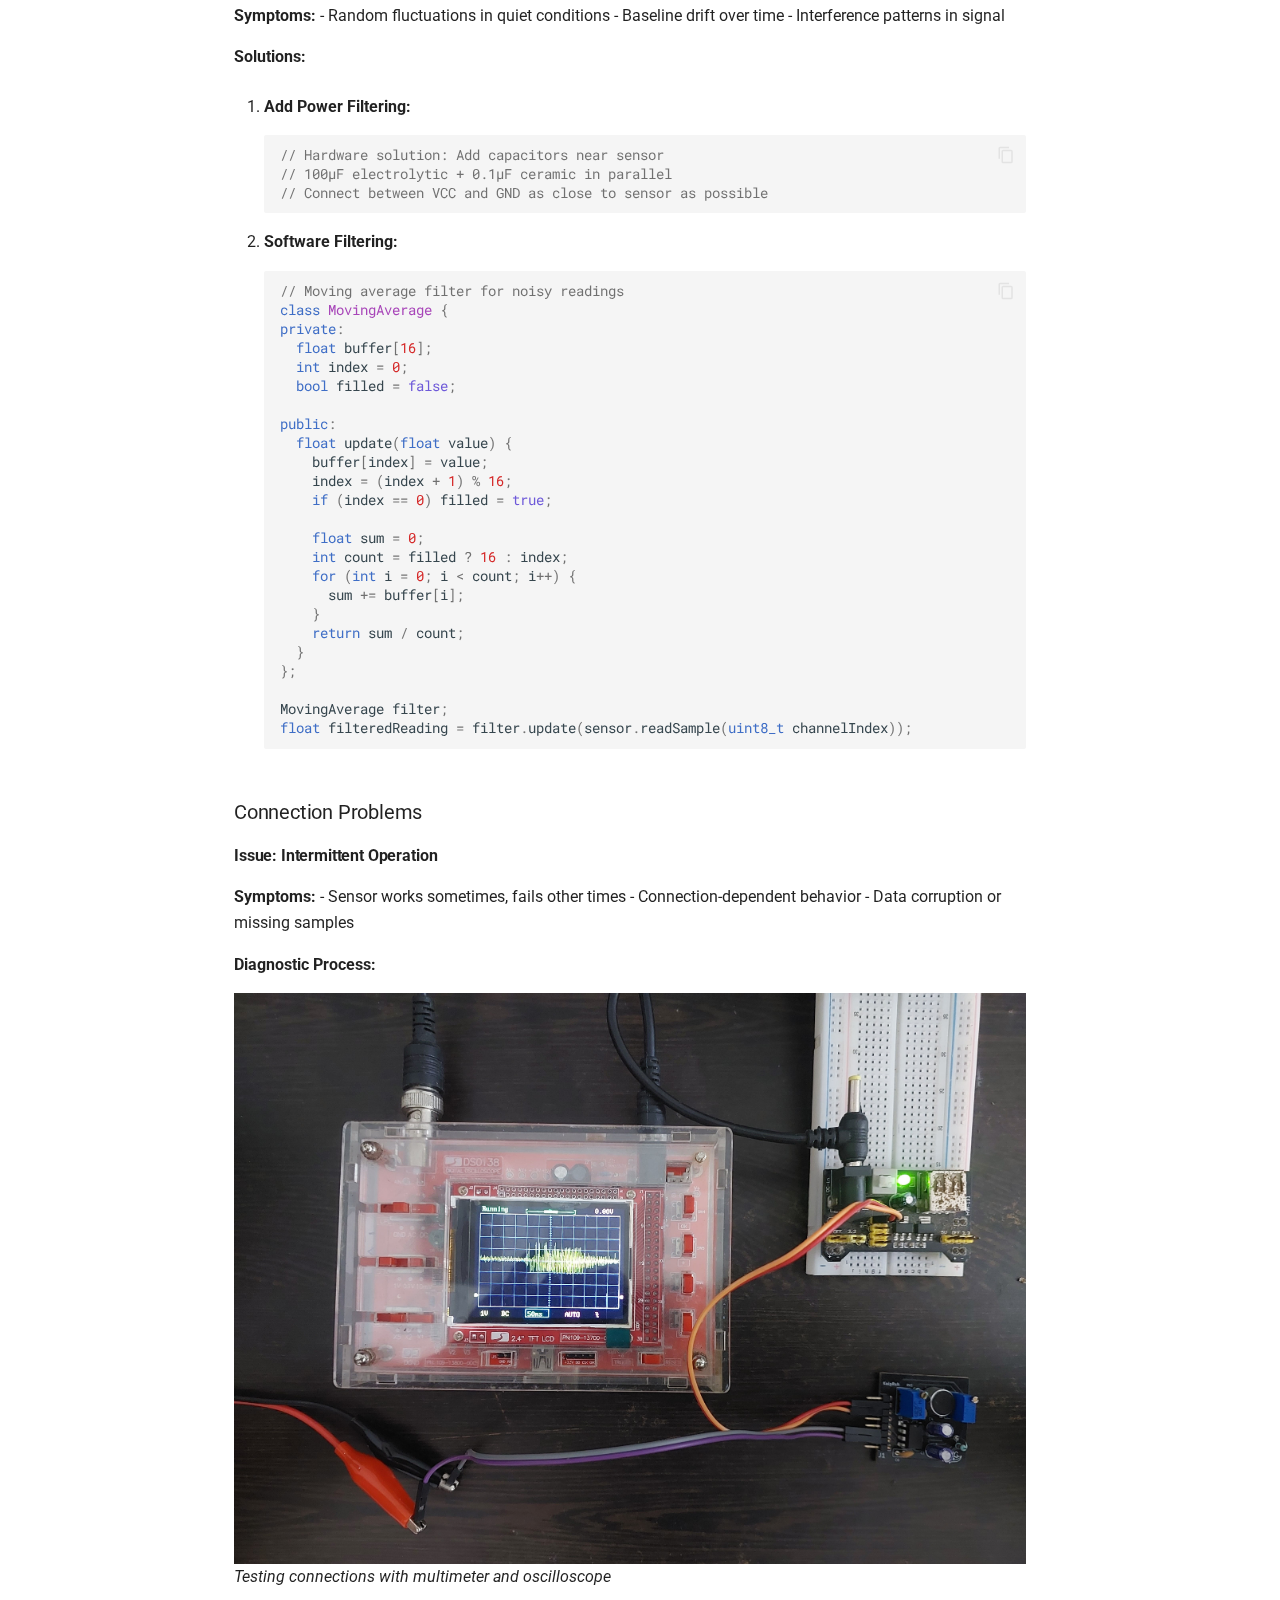
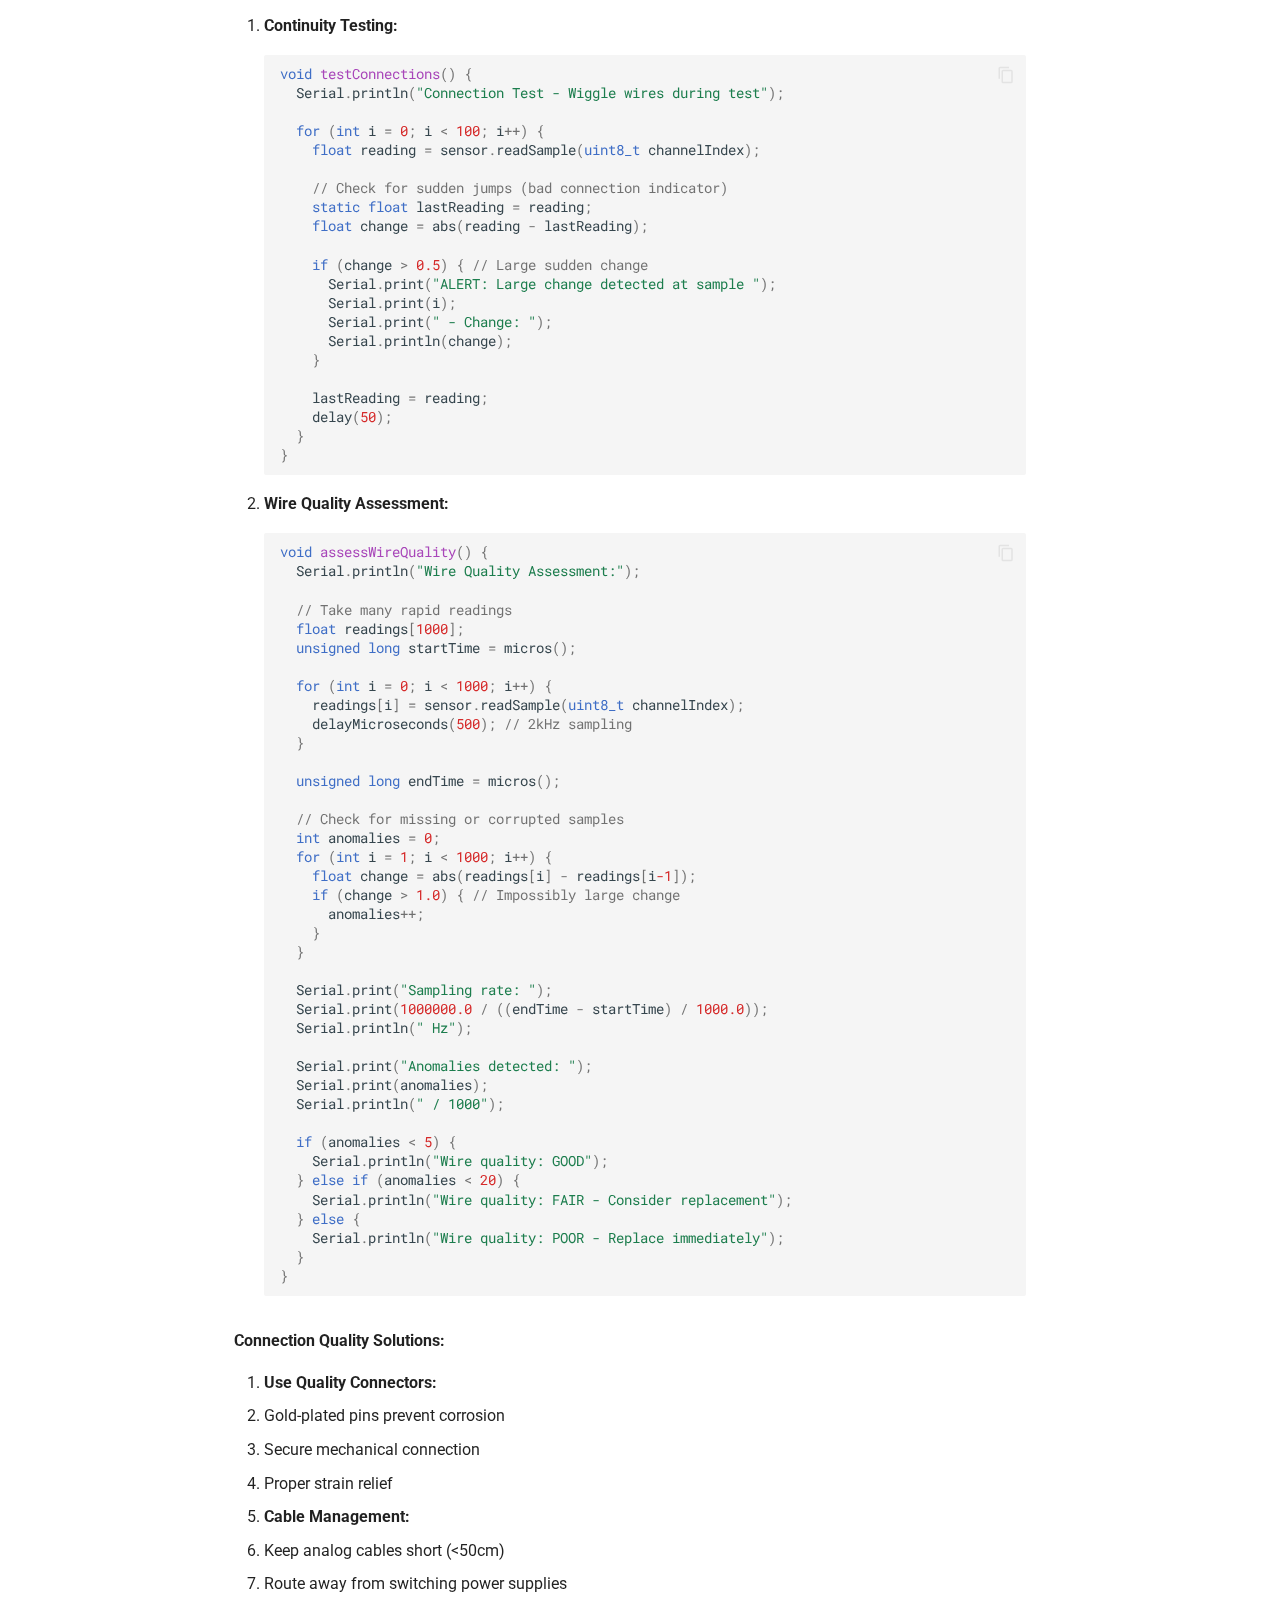
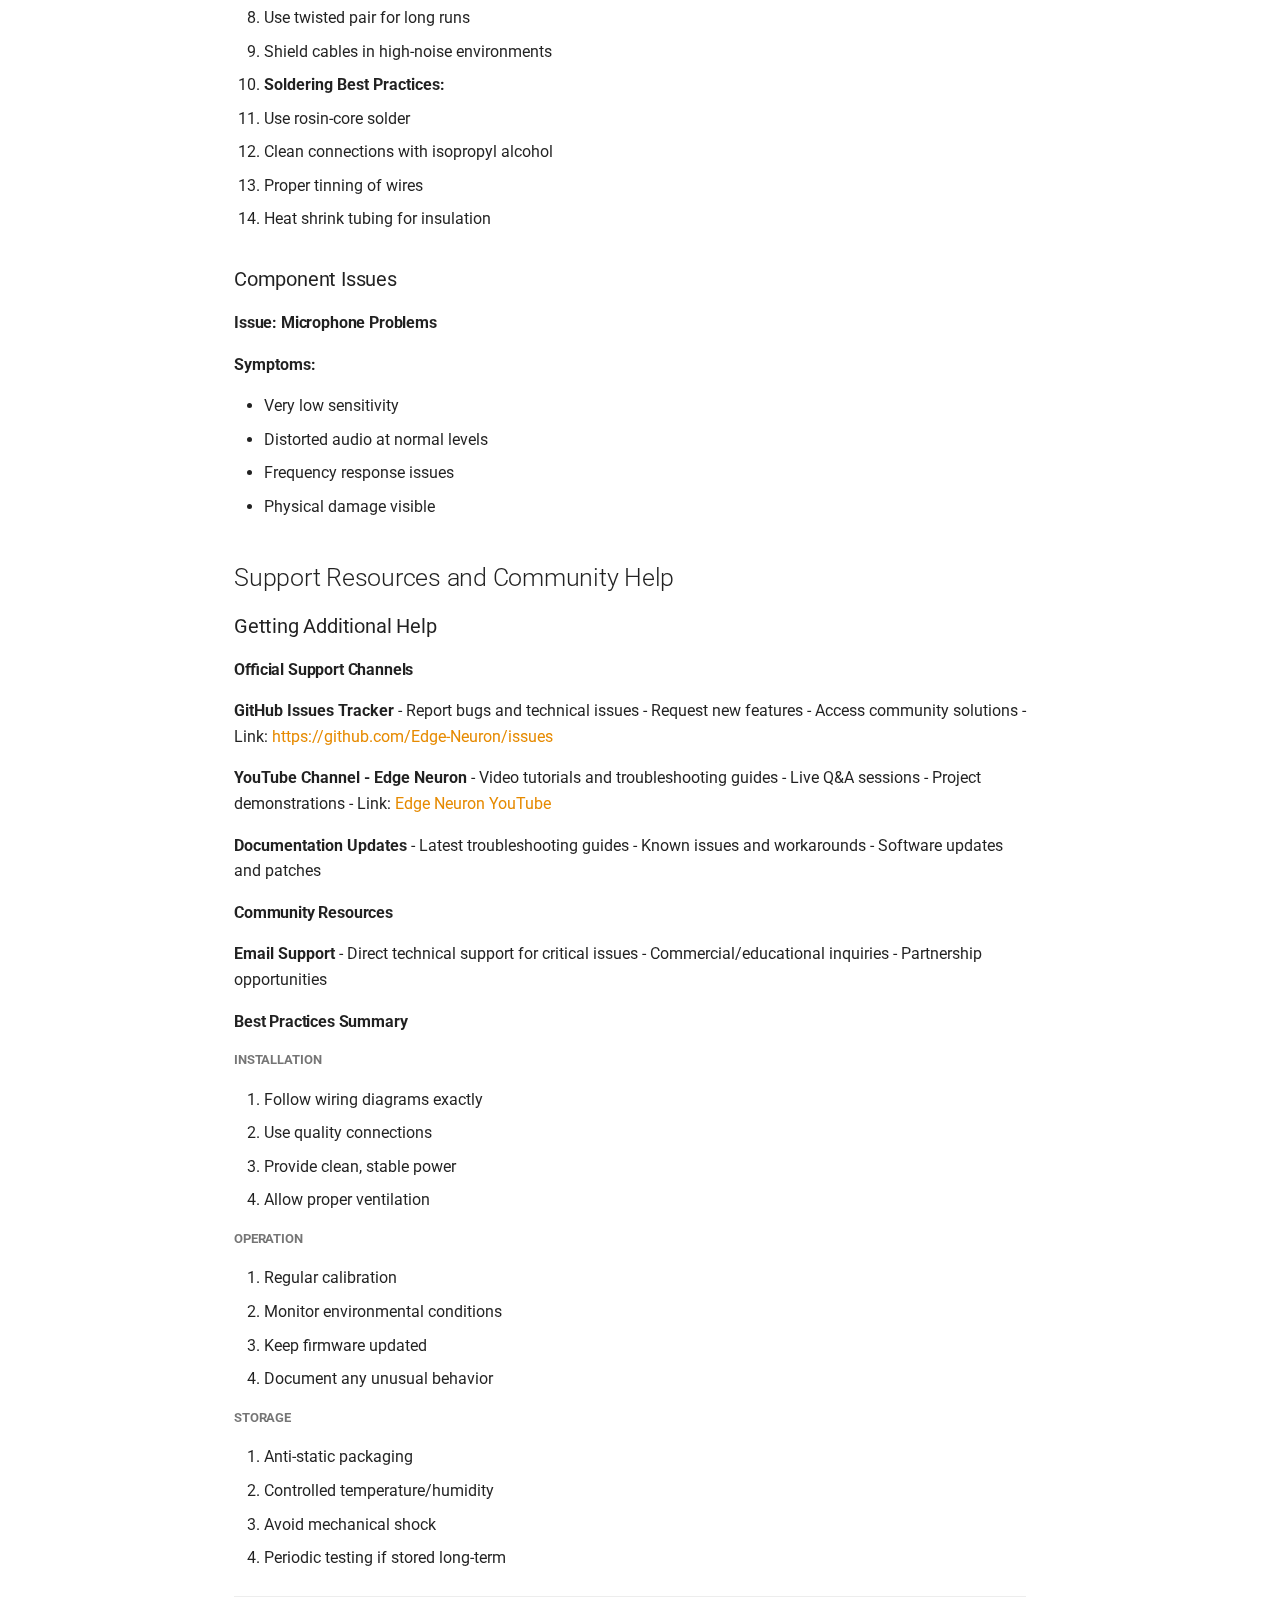
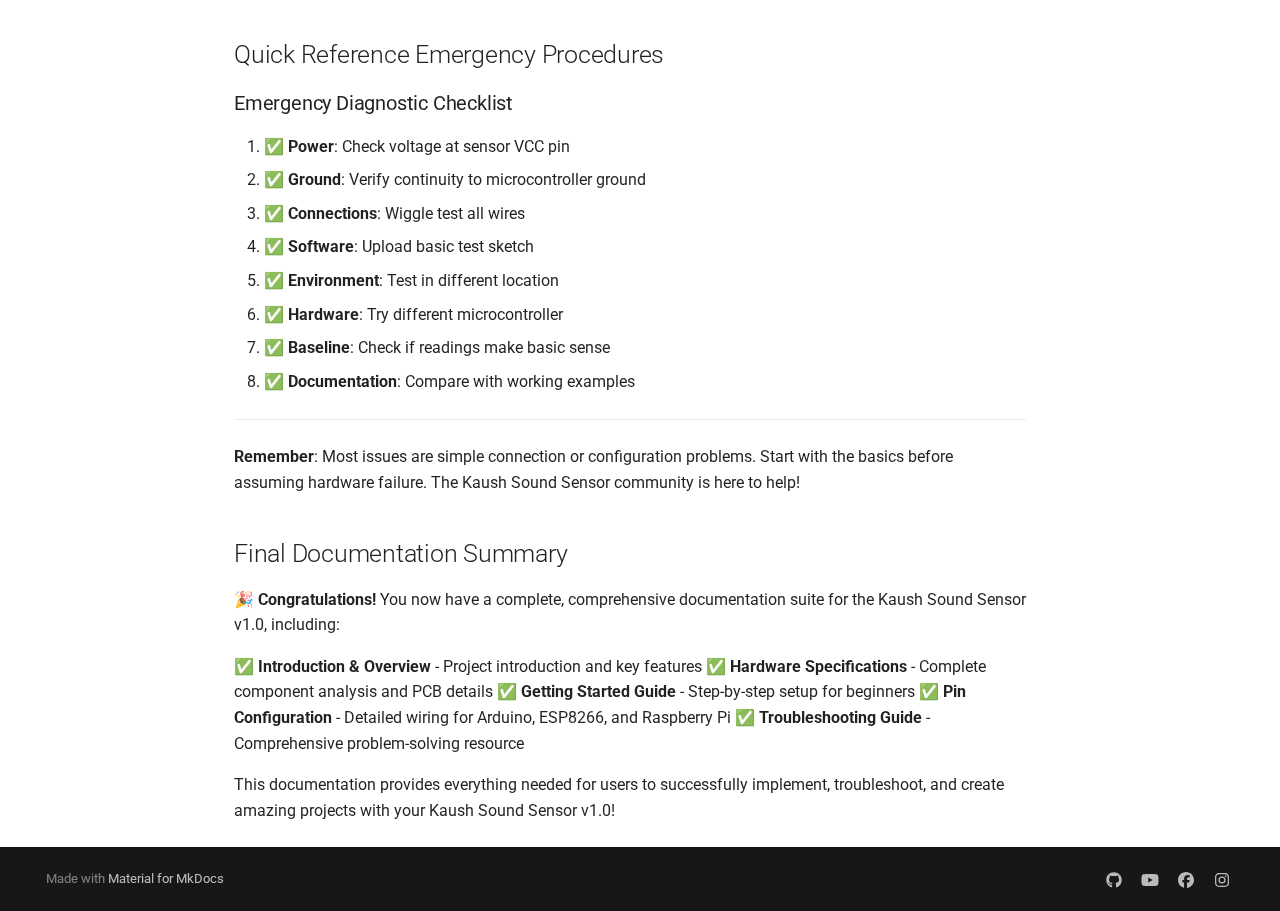
<file: troubleshooting/index.html>
<!doctype html>
<html lang="en" class="no-js">
  <head>
    
      <meta charset="utf-8">
      <meta name="viewport" content="width=device-width,initial-scale=1">
      
        <meta name="description" content="Complete guide for professional audio acquisition sensor">
      
      
        <meta name="author" content="Edge Neuron">
      
      
        <link rel="canonical" href="https://yourusername.github.io/kaush-sound-sensor-docs/troubleshooting/">
      
      
        <link rel="prev" href="../pin-config/">
      
      
        <link rel="next" href="../downloads/">
      
      
      <link rel="icon" href="../images/logo/kalpruh.png">
      <meta name="generator" content="mkdocs-1.6.1, mkdocs-material-9.6.20">
    
    
      
        <title>Troubleshooting - Kaush Sound Sensor v1.0 Documentation</title>
      
    
    
      <link rel="stylesheet" href="../assets/stylesheets/main.e53b48f4.min.css">
      
        
        <link rel="stylesheet" href="../assets/stylesheets/palette.06af60db.min.css">
      
      


    
    
      
    
    
      
        
        
        <link rel="preconnect" href="https://fonts.gstatic.com" crossorigin>
        <link rel="stylesheet" href="https://fonts.googleapis.com/css?family=Roboto:300,300i,400,400i,700,700i%7CRoboto+Mono:400,400i,700,700i&display=fallback">
        <style>:root{--md-text-font:"Roboto";--md-code-font:"Roboto Mono"}</style>
      
    
    
      <link rel="stylesheet" href="../stylesheets/extra.css">
    
    <script>__md_scope=new URL("..",location),__md_hash=e=>[...e].reduce(((e,_)=>(e<<5)-e+_.charCodeAt(0)),0),__md_get=(e,_=localStorage,t=__md_scope)=>JSON.parse(_.getItem(t.pathname+"."+e)),__md_set=(e,_,t=localStorage,a=__md_scope)=>{try{t.setItem(a.pathname+"."+e,JSON.stringify(_))}catch(e){}}</script>
    
      
  


  
  

<script id="__analytics">function __md_analytics(){function e(){dataLayer.push(arguments)}window.dataLayer=window.dataLayer||[],e("js",new Date),e("config","G-2YE677NET0"),document.addEventListener("DOMContentLoaded",(function(){document.forms.search&&document.forms.search.query.addEventListener("blur",(function(){this.value&&e("event","search",{search_term:this.value})}));document$.subscribe((function(){var t=document.forms.feedback;if(void 0!==t)for(var a of t.querySelectorAll("[type=submit]"))a.addEventListener("click",(function(a){a.preventDefault();var n=document.location.pathname,d=this.getAttribute("data-md-value");e("event","feedback",{page:n,data:d}),t.firstElementChild.disabled=!0;var r=t.querySelector(".md-feedback__note [data-md-value='"+d+"']");r&&(r.hidden=!1)})),t.hidden=!1})),location$.subscribe((function(t){e("config","G-2YE677NET0",{page_path:t.pathname})}))}));var t=document.createElement("script");t.async=!0,t.src="https://www.googletagmanager.com/gtag/js?id=G-2YE677NET0",document.getElementById("__analytics").insertAdjacentElement("afterEnd",t)}</script>
  
    <script>"undefined"!=typeof __md_analytics&&__md_analytics()</script>
  

    
    
    
  </head>
  
  
    
    
      
    
    
    
    
    <body dir="ltr" data-md-color-scheme="default" data-md-color-primary="orange" data-md-color-accent="light-green">
  
    
    <input class="md-toggle" data-md-toggle="drawer" type="checkbox" id="__drawer" autocomplete="off">
    <input class="md-toggle" data-md-toggle="search" type="checkbox" id="__search" autocomplete="off">
    <label class="md-overlay" for="__drawer"></label>
    <div data-md-component="skip">
      
        
        <a href="#troubleshooting-guide" class="md-skip">
          Skip to content
        </a>
      
    </div>
    <div data-md-component="announce">
      
    </div>
    
    
      

<header class="md-header" data-md-component="header">
  <nav class="md-header__inner md-grid" aria-label="Header">
    <a href=".." title="Kaush Sound Sensor v1.0 Documentation" class="md-header__button md-logo" aria-label="Kaush Sound Sensor v1.0 Documentation" data-md-component="logo">
      
  <img src="../images/logo/kalpruh.png" alt="logo">

    </a>
    <label class="md-header__button md-icon" for="__drawer">
      
      <svg xmlns="http://www.w3.org/2000/svg" viewBox="0 0 24 24"><path d="M3 6h18v2H3zm0 5h18v2H3zm0 5h18v2H3z"/></svg>
    </label>
    <div class="md-header__title" data-md-component="header-title">
      <div class="md-header__ellipsis">
        <div class="md-header__topic">
          <span class="md-ellipsis">
            Kaush Sound Sensor v1.0 Documentation
          </span>
        </div>
        <div class="md-header__topic" data-md-component="header-topic">
          <span class="md-ellipsis">
            
              Troubleshooting
            
          </span>
        </div>
      </div>
    </div>
    
      
        <form class="md-header__option" data-md-component="palette">
  
    
    
    
    <input class="md-option" data-md-color-media="" data-md-color-scheme="default" data-md-color-primary="orange" data-md-color-accent="light-green"  aria-label="Switch to dark mode"  type="radio" name="__palette" id="__palette_0">
    
      <label class="md-header__button md-icon" title="Switch to dark mode" for="__palette_1" hidden>
        <svg xmlns="http://www.w3.org/2000/svg" viewBox="0 0 24 24"><path d="M12 8a4 4 0 0 0-4 4 4 4 0 0 0 4 4 4 4 0 0 0 4-4 4 4 0 0 0-4-4m0 10a6 6 0 0 1-6-6 6 6 0 0 1 6-6 6 6 0 0 1 6 6 6 6 0 0 1-6 6m8-9.31V4h-4.69L12 .69 8.69 4H4v4.69L.69 12 4 15.31V20h4.69L12 23.31 15.31 20H20v-4.69L23.31 12z"/></svg>
      </label>
    
  
    
    
    
    <input class="md-option" data-md-color-media="" data-md-color-scheme="slate" data-md-color-primary="orange" data-md-color-accent="light-green"  aria-label="Switch to light mode"  type="radio" name="__palette" id="__palette_1">
    
      <label class="md-header__button md-icon" title="Switch to light mode" for="__palette_0" hidden>
        <svg xmlns="http://www.w3.org/2000/svg" viewBox="0 0 24 24"><path d="M12 18c-.89 0-1.74-.2-2.5-.55C11.56 16.5 13 14.42 13 12s-1.44-4.5-3.5-5.45C10.26 6.2 11.11 6 12 6a6 6 0 0 1 6 6 6 6 0 0 1-6 6m8-9.31V4h-4.69L12 .69 8.69 4H4v4.69L.69 12 4 15.31V20h4.69L12 23.31 15.31 20H20v-4.69L23.31 12z"/></svg>
      </label>
    
  
</form>
      
    
    
      <script>var palette=__md_get("__palette");if(palette&&palette.color){if("(prefers-color-scheme)"===palette.color.media){var media=matchMedia("(prefers-color-scheme: light)"),input=document.querySelector(media.matches?"[data-md-color-media='(prefers-color-scheme: light)']":"[data-md-color-media='(prefers-color-scheme: dark)']");palette.color.media=input.getAttribute("data-md-color-media"),palette.color.scheme=input.getAttribute("data-md-color-scheme"),palette.color.primary=input.getAttribute("data-md-color-primary"),palette.color.accent=input.getAttribute("data-md-color-accent")}for(var[key,value]of Object.entries(palette.color))document.body.setAttribute("data-md-color-"+key,value)}</script>
    
    
    
      
      
        <label class="md-header__button md-icon" for="__search">
          
          <svg xmlns="http://www.w3.org/2000/svg" viewBox="0 0 24 24"><path d="M9.5 3A6.5 6.5 0 0 1 16 9.5c0 1.61-.59 3.09-1.56 4.23l.27.27h.79l5 5-1.5 1.5-5-5v-.79l-.27-.27A6.52 6.52 0 0 1 9.5 16 6.5 6.5 0 0 1 3 9.5 6.5 6.5 0 0 1 9.5 3m0 2C7 5 5 7 5 9.5S7 14 9.5 14 14 12 14 9.5 12 5 9.5 5"/></svg>
        </label>
        <div class="md-search" data-md-component="search" role="dialog">
  <label class="md-search__overlay" for="__search"></label>
  <div class="md-search__inner" role="search">
    <form class="md-search__form" name="search">
      <input type="text" class="md-search__input" name="query" aria-label="Search" placeholder="Search" autocapitalize="off" autocorrect="off" autocomplete="off" spellcheck="false" data-md-component="search-query" required>
      <label class="md-search__icon md-icon" for="__search">
        
        <svg xmlns="http://www.w3.org/2000/svg" viewBox="0 0 24 24"><path d="M9.5 3A6.5 6.5 0 0 1 16 9.5c0 1.61-.59 3.09-1.56 4.23l.27.27h.79l5 5-1.5 1.5-5-5v-.79l-.27-.27A6.52 6.52 0 0 1 9.5 16 6.5 6.5 0 0 1 3 9.5 6.5 6.5 0 0 1 9.5 3m0 2C7 5 5 7 5 9.5S7 14 9.5 14 14 12 14 9.5 12 5 9.5 5"/></svg>
        
        <svg xmlns="http://www.w3.org/2000/svg" viewBox="0 0 24 24"><path d="M20 11v2H8l5.5 5.5-1.42 1.42L4.16 12l7.92-7.92L13.5 5.5 8 11z"/></svg>
      </label>
      <nav class="md-search__options" aria-label="Search">
        
        <button type="reset" class="md-search__icon md-icon" title="Clear" aria-label="Clear" tabindex="-1">
          
          <svg xmlns="http://www.w3.org/2000/svg" viewBox="0 0 24 24"><path d="M19 6.41 17.59 5 12 10.59 6.41 5 5 6.41 10.59 12 5 17.59 6.41 19 12 13.41 17.59 19 19 17.59 13.41 12z"/></svg>
        </button>
      </nav>
      
        <div class="md-search__suggest" data-md-component="search-suggest"></div>
      
    </form>
    <div class="md-search__output">
      <div class="md-search__scrollwrap" tabindex="0" data-md-scrollfix>
        <div class="md-search-result" data-md-component="search-result">
          <div class="md-search-result__meta">
            Initializing search
          </div>
          <ol class="md-search-result__list" role="presentation"></ol>
        </div>
      </div>
    </div>
  </div>
</div>
      
    
    
      <div class="md-header__source">
        <a href="https://docs.kalpruh.com" title="Go to repository" class="md-source" data-md-component="source">
  <div class="md-source__icon md-icon">
    
    <svg xmlns="http://www.w3.org/2000/svg" viewBox="0 0 448 512"><!--! Font Awesome Free 7.0.0 by @fontawesome - https://fontawesome.com License - https://fontawesome.com/license/free (Icons: CC BY 4.0, Fonts: SIL OFL 1.1, Code: MIT License) Copyright 2025 Fonticons, Inc.--><path d="M439.6 236.1 244 40.5c-5.4-5.5-12.8-8.5-20.4-8.5s-15 3-20.4 8.4L162.5 81l51.5 51.5c27.1-9.1 52.7 16.8 43.4 43.7l49.7 49.7c34.2-11.8 61.2 31 35.5 56.7-26.5 26.5-70.2-2.9-56-37.3L240.3 199v121.9c25.3 12.5 22.3 41.8 9.1 55-6.4 6.4-15.2 10.1-24.3 10.1s-17.8-3.6-24.3-10.1c-17.6-17.6-11.1-46.9 11.2-56v-123c-20.8-8.5-24.6-30.7-18.6-45L142.6 101 8.5 235.1C3 240.6 0 247.9 0 255.5s3 15 8.5 20.4l195.6 195.7c5.4 5.4 12.7 8.4 20.4 8.4s15-3 20.4-8.4l194.7-194.7c5.4-5.4 8.4-12.8 8.4-20.4s-3-15-8.4-20.4"/></svg>
  </div>
  <div class="md-source__repository">
    Edge-Neuron/kaush-sound-sensor-docs
  </div>
</a>
      </div>
    
  </nav>
  
</header>
    
    <div class="md-container" data-md-component="container">
      
      
        
          
            
<nav class="md-tabs" aria-label="Tabs" data-md-component="tabs">
  <div class="md-grid">
    <ul class="md-tabs__list">
      
        
  
  
  
  
    <li class="md-tabs__item">
      <a href=".." class="md-tabs__link">
        
  
  
    
  
  Home

      </a>
    </li>
  

      
        
  
  
  
  
    <li class="md-tabs__item">
      <a href="../hardware-specs/" class="md-tabs__link">
        
  
  
    
  
  Hardware Specifications

      </a>
    </li>
  

      
        
  
  
  
  
    <li class="md-tabs__item">
      <a href="../getting-started/" class="md-tabs__link">
        
  
  
    
  
  Getting Started

      </a>
    </li>
  

      
        
  
  
  
  
    <li class="md-tabs__item">
      <a href="../pin-config/" class="md-tabs__link">
        
  
  
    
  
  Pin Configuration

      </a>
    </li>
  

      
        
  
  
  
    
  
  
    <li class="md-tabs__item md-tabs__item--active">
      <a href="./" class="md-tabs__link">
        
  
  
    
  
  Troubleshooting

      </a>
    </li>
  

      
        
  
  
  
  
    <li class="md-tabs__item">
      <a href="../downloads/" class="md-tabs__link">
        
  
  
    
  
  Downloads

      </a>
    </li>
  

      
        
  
  
  
  
    <li class="md-tabs__item">
      <a href="../support/" class="md-tabs__link">
        
  
  
    
  
  Support

      </a>
    </li>
  

      
    </ul>
  </div>
</nav>
          
        
      
      <main class="md-main" data-md-component="main">
        <div class="md-main__inner md-grid">
          
            
              
              <div class="md-sidebar md-sidebar--primary" data-md-component="sidebar" data-md-type="navigation" >
                <div class="md-sidebar__scrollwrap">
                  <div class="md-sidebar__inner">
                    


  


<nav class="md-nav md-nav--primary md-nav--lifted" aria-label="Navigation" data-md-level="0">
  <label class="md-nav__title" for="__drawer">
    <a href=".." title="Kaush Sound Sensor v1.0 Documentation" class="md-nav__button md-logo" aria-label="Kaush Sound Sensor v1.0 Documentation" data-md-component="logo">
      
  <img src="../images/logo/kalpruh.png" alt="logo">

    </a>
    Kaush Sound Sensor v1.0 Documentation
  </label>
  
    <div class="md-nav__source">
      <a href="https://docs.kalpruh.com" title="Go to repository" class="md-source" data-md-component="source">
  <div class="md-source__icon md-icon">
    
    <svg xmlns="http://www.w3.org/2000/svg" viewBox="0 0 448 512"><!--! Font Awesome Free 7.0.0 by @fontawesome - https://fontawesome.com License - https://fontawesome.com/license/free (Icons: CC BY 4.0, Fonts: SIL OFL 1.1, Code: MIT License) Copyright 2025 Fonticons, Inc.--><path d="M439.6 236.1 244 40.5c-5.4-5.5-12.8-8.5-20.4-8.5s-15 3-20.4 8.4L162.5 81l51.5 51.5c27.1-9.1 52.7 16.8 43.4 43.7l49.7 49.7c34.2-11.8 61.2 31 35.5 56.7-26.5 26.5-70.2-2.9-56-37.3L240.3 199v121.9c25.3 12.5 22.3 41.8 9.1 55-6.4 6.4-15.2 10.1-24.3 10.1s-17.8-3.6-24.3-10.1c-17.6-17.6-11.1-46.9 11.2-56v-123c-20.8-8.5-24.6-30.7-18.6-45L142.6 101 8.5 235.1C3 240.6 0 247.9 0 255.5s3 15 8.5 20.4l195.6 195.7c5.4 5.4 12.7 8.4 20.4 8.4s15-3 20.4-8.4l194.7-194.7c5.4-5.4 8.4-12.8 8.4-20.4s-3-15-8.4-20.4"/></svg>
  </div>
  <div class="md-source__repository">
    Edge-Neuron/kaush-sound-sensor-docs
  </div>
</a>
    </div>
  
  <ul class="md-nav__list" data-md-scrollfix>
    
      
      
  
  
  
  
    <li class="md-nav__item">
      <a href=".." class="md-nav__link">
        
  
  
  <span class="md-ellipsis">
    Home
    
  </span>
  

      </a>
    </li>
  

    
      
      
  
  
  
  
    <li class="md-nav__item">
      <a href="../hardware-specs/" class="md-nav__link">
        
  
  
  <span class="md-ellipsis">
    Hardware Specifications
    
  </span>
  

      </a>
    </li>
  

    
      
      
  
  
  
  
    <li class="md-nav__item">
      <a href="../getting-started/" class="md-nav__link">
        
  
  
  <span class="md-ellipsis">
    Getting Started
    
  </span>
  

      </a>
    </li>
  

    
      
      
  
  
  
  
    <li class="md-nav__item">
      <a href="../pin-config/" class="md-nav__link">
        
  
  
  <span class="md-ellipsis">
    Pin Configuration
    
  </span>
  

      </a>
    </li>
  

    
      
      
  
  
    
  
  
  
    <li class="md-nav__item md-nav__item--active">
      
      <input class="md-nav__toggle md-toggle" type="checkbox" id="__toc">
      
      
        
      
      
        <label class="md-nav__link md-nav__link--active" for="__toc">
          
  
  
  <span class="md-ellipsis">
    Troubleshooting
    
  </span>
  

          <span class="md-nav__icon md-icon"></span>
        </label>
      
      <a href="./" class="md-nav__link md-nav__link--active">
        
  
  
  <span class="md-ellipsis">
    Troubleshooting
    
  </span>
  

      </a>
      
        

<nav class="md-nav md-nav--secondary" aria-label="Table of contents">
  
  
  
    
  
  
    <label class="md-nav__title" for="__toc">
      <span class="md-nav__icon md-icon"></span>
      Table of contents
    </label>
    <ul class="md-nav__list" data-md-component="toc" data-md-scrollfix>
      
        <li class="md-nav__item">
  <a href="#quick-diagnostic-tools" class="md-nav__link">
    <span class="md-ellipsis">
      Quick Diagnostic Tools
    </span>
  </a>
  
</li>
      
        <li class="md-nav__item">
  <a href="#hardware-issues" class="md-nav__link">
    <span class="md-ellipsis">
      Hardware Issues
    </span>
  </a>
  
    <nav class="md-nav" aria-label="Hardware Issues">
      <ul class="md-nav__list">
        
          <li class="md-nav__item">
  <a href="#power-supply-problems" class="md-nav__link">
    <span class="md-ellipsis">
      Power Supply Problems
    </span>
  </a>
  
    <nav class="md-nav" aria-label="Power Supply Problems">
      <ul class="md-nav__list">
        
          <li class="md-nav__item">
  <a href="#issue-no-response-from-sensor" class="md-nav__link">
    <span class="md-ellipsis">
      Issue: No Response from Sensor
    </span>
  </a>
  
</li>
        
          <li class="md-nav__item">
  <a href="#issue-noisy-or-unstable-readings" class="md-nav__link">
    <span class="md-ellipsis">
      Issue: Noisy or Unstable Readings
    </span>
  </a>
  
</li>
        
      </ul>
    </nav>
  
</li>
        
          <li class="md-nav__item">
  <a href="#connection-problems" class="md-nav__link">
    <span class="md-ellipsis">
      Connection Problems
    </span>
  </a>
  
    <nav class="md-nav" aria-label="Connection Problems">
      <ul class="md-nav__list">
        
          <li class="md-nav__item">
  <a href="#issue-intermittent-operation" class="md-nav__link">
    <span class="md-ellipsis">
      Issue: Intermittent Operation
    </span>
  </a>
  
</li>
        
      </ul>
    </nav>
  
</li>
        
          <li class="md-nav__item">
  <a href="#component-issues" class="md-nav__link">
    <span class="md-ellipsis">
      Component Issues
    </span>
  </a>
  
    <nav class="md-nav" aria-label="Component Issues">
      <ul class="md-nav__list">
        
          <li class="md-nav__item">
  <a href="#issue-microphone-problems" class="md-nav__link">
    <span class="md-ellipsis">
      Issue: Microphone Problems
    </span>
  </a>
  
</li>
        
      </ul>
    </nav>
  
</li>
        
      </ul>
    </nav>
  
</li>
      
        <li class="md-nav__item">
  <a href="#support-resources-and-community-help" class="md-nav__link">
    <span class="md-ellipsis">
      Support Resources and Community Help
    </span>
  </a>
  
    <nav class="md-nav" aria-label="Support Resources and Community Help">
      <ul class="md-nav__list">
        
          <li class="md-nav__item">
  <a href="#getting-additional-help" class="md-nav__link">
    <span class="md-ellipsis">
      Getting Additional Help
    </span>
  </a>
  
    <nav class="md-nav" aria-label="Getting Additional Help">
      <ul class="md-nav__list">
        
          <li class="md-nav__item">
  <a href="#official-support-channels" class="md-nav__link">
    <span class="md-ellipsis">
      Official Support Channels
    </span>
  </a>
  
</li>
        
          <li class="md-nav__item">
  <a href="#community-resources" class="md-nav__link">
    <span class="md-ellipsis">
      Community Resources
    </span>
  </a>
  
</li>
        
          <li class="md-nav__item">
  <a href="#best-practices-summary" class="md-nav__link">
    <span class="md-ellipsis">
      Best Practices Summary
    </span>
  </a>
  
    <nav class="md-nav" aria-label="Best Practices Summary">
      <ul class="md-nav__list">
        
          <li class="md-nav__item">
  <a href="#installation" class="md-nav__link">
    <span class="md-ellipsis">
      Installation
    </span>
  </a>
  
</li>
        
          <li class="md-nav__item">
  <a href="#operation" class="md-nav__link">
    <span class="md-ellipsis">
      Operation
    </span>
  </a>
  
</li>
        
          <li class="md-nav__item">
  <a href="#storage" class="md-nav__link">
    <span class="md-ellipsis">
      Storage
    </span>
  </a>
  
</li>
        
      </ul>
    </nav>
  
</li>
        
      </ul>
    </nav>
  
</li>
        
      </ul>
    </nav>
  
</li>
      
        <li class="md-nav__item">
  <a href="#quick-reference-emergency-procedures" class="md-nav__link">
    <span class="md-ellipsis">
      Quick Reference Emergency Procedures
    </span>
  </a>
  
    <nav class="md-nav" aria-label="Quick Reference Emergency Procedures">
      <ul class="md-nav__list">
        
          <li class="md-nav__item">
  <a href="#emergency-diagnostic-checklist" class="md-nav__link">
    <span class="md-ellipsis">
      Emergency Diagnostic Checklist
    </span>
  </a>
  
</li>
        
      </ul>
    </nav>
  
</li>
      
        <li class="md-nav__item">
  <a href="#final-documentation-summary" class="md-nav__link">
    <span class="md-ellipsis">
      Final Documentation Summary
    </span>
  </a>
  
</li>
      
    </ul>
  
</nav>
      
    </li>
  

    
      
      
  
  
  
  
    <li class="md-nav__item">
      <a href="../downloads/" class="md-nav__link">
        
  
  
  <span class="md-ellipsis">
    Downloads
    
  </span>
  

      </a>
    </li>
  

    
      
      
  
  
  
  
    <li class="md-nav__item">
      <a href="../support/" class="md-nav__link">
        
  
  
  <span class="md-ellipsis">
    Support
    
  </span>
  

      </a>
    </li>
  

    
  </ul>
</nav>
                  </div>
                </div>
              </div>
            
            
              
              <div class="md-sidebar md-sidebar--secondary" data-md-component="sidebar" data-md-type="toc" >
                <div class="md-sidebar__scrollwrap">
                  <div class="md-sidebar__inner">
                    

<nav class="md-nav md-nav--secondary" aria-label="Table of contents">
  
  
  
    
  
  
    <label class="md-nav__title" for="__toc">
      <span class="md-nav__icon md-icon"></span>
      Table of contents
    </label>
    <ul class="md-nav__list" data-md-component="toc" data-md-scrollfix>
      
        <li class="md-nav__item">
  <a href="#quick-diagnostic-tools" class="md-nav__link">
    <span class="md-ellipsis">
      Quick Diagnostic Tools
    </span>
  </a>
  
</li>
      
        <li class="md-nav__item">
  <a href="#hardware-issues" class="md-nav__link">
    <span class="md-ellipsis">
      Hardware Issues
    </span>
  </a>
  
    <nav class="md-nav" aria-label="Hardware Issues">
      <ul class="md-nav__list">
        
          <li class="md-nav__item">
  <a href="#power-supply-problems" class="md-nav__link">
    <span class="md-ellipsis">
      Power Supply Problems
    </span>
  </a>
  
    <nav class="md-nav" aria-label="Power Supply Problems">
      <ul class="md-nav__list">
        
          <li class="md-nav__item">
  <a href="#issue-no-response-from-sensor" class="md-nav__link">
    <span class="md-ellipsis">
      Issue: No Response from Sensor
    </span>
  </a>
  
</li>
        
          <li class="md-nav__item">
  <a href="#issue-noisy-or-unstable-readings" class="md-nav__link">
    <span class="md-ellipsis">
      Issue: Noisy or Unstable Readings
    </span>
  </a>
  
</li>
        
      </ul>
    </nav>
  
</li>
        
          <li class="md-nav__item">
  <a href="#connection-problems" class="md-nav__link">
    <span class="md-ellipsis">
      Connection Problems
    </span>
  </a>
  
    <nav class="md-nav" aria-label="Connection Problems">
      <ul class="md-nav__list">
        
          <li class="md-nav__item">
  <a href="#issue-intermittent-operation" class="md-nav__link">
    <span class="md-ellipsis">
      Issue: Intermittent Operation
    </span>
  </a>
  
</li>
        
      </ul>
    </nav>
  
</li>
        
          <li class="md-nav__item">
  <a href="#component-issues" class="md-nav__link">
    <span class="md-ellipsis">
      Component Issues
    </span>
  </a>
  
    <nav class="md-nav" aria-label="Component Issues">
      <ul class="md-nav__list">
        
          <li class="md-nav__item">
  <a href="#issue-microphone-problems" class="md-nav__link">
    <span class="md-ellipsis">
      Issue: Microphone Problems
    </span>
  </a>
  
</li>
        
      </ul>
    </nav>
  
</li>
        
      </ul>
    </nav>
  
</li>
      
        <li class="md-nav__item">
  <a href="#support-resources-and-community-help" class="md-nav__link">
    <span class="md-ellipsis">
      Support Resources and Community Help
    </span>
  </a>
  
    <nav class="md-nav" aria-label="Support Resources and Community Help">
      <ul class="md-nav__list">
        
          <li class="md-nav__item">
  <a href="#getting-additional-help" class="md-nav__link">
    <span class="md-ellipsis">
      Getting Additional Help
    </span>
  </a>
  
    <nav class="md-nav" aria-label="Getting Additional Help">
      <ul class="md-nav__list">
        
          <li class="md-nav__item">
  <a href="#official-support-channels" class="md-nav__link">
    <span class="md-ellipsis">
      Official Support Channels
    </span>
  </a>
  
</li>
        
          <li class="md-nav__item">
  <a href="#community-resources" class="md-nav__link">
    <span class="md-ellipsis">
      Community Resources
    </span>
  </a>
  
</li>
        
          <li class="md-nav__item">
  <a href="#best-practices-summary" class="md-nav__link">
    <span class="md-ellipsis">
      Best Practices Summary
    </span>
  </a>
  
    <nav class="md-nav" aria-label="Best Practices Summary">
      <ul class="md-nav__list">
        
          <li class="md-nav__item">
  <a href="#installation" class="md-nav__link">
    <span class="md-ellipsis">
      Installation
    </span>
  </a>
  
</li>
        
          <li class="md-nav__item">
  <a href="#operation" class="md-nav__link">
    <span class="md-ellipsis">
      Operation
    </span>
  </a>
  
</li>
        
          <li class="md-nav__item">
  <a href="#storage" class="md-nav__link">
    <span class="md-ellipsis">
      Storage
    </span>
  </a>
  
</li>
        
      </ul>
    </nav>
  
</li>
        
      </ul>
    </nav>
  
</li>
        
      </ul>
    </nav>
  
</li>
      
        <li class="md-nav__item">
  <a href="#quick-reference-emergency-procedures" class="md-nav__link">
    <span class="md-ellipsis">
      Quick Reference Emergency Procedures
    </span>
  </a>
  
    <nav class="md-nav" aria-label="Quick Reference Emergency Procedures">
      <ul class="md-nav__list">
        
          <li class="md-nav__item">
  <a href="#emergency-diagnostic-checklist" class="md-nav__link">
    <span class="md-ellipsis">
      Emergency Diagnostic Checklist
    </span>
  </a>
  
</li>
        
      </ul>
    </nav>
  
</li>
      
        <li class="md-nav__item">
  <a href="#final-documentation-summary" class="md-nav__link">
    <span class="md-ellipsis">
      Final Documentation Summary
    </span>
  </a>
  
</li>
      
    </ul>
  
</nav>
                  </div>
                </div>
              </div>
            
          
          
            <div class="md-content" data-md-component="content">
              <article class="md-content__inner md-typeset">
                
                  


  
  


<h1 id="troubleshooting-guide">Troubleshooting Guide<a class="headerlink" href="#troubleshooting-guide" title="Permanent link">&para;</a></h1>
<h2 id="quick-diagnostic-tools">Quick Diagnostic Tools<a class="headerlink" href="#quick-diagnostic-tools" title="Permanent link">&para;</a></h2>
<p>Before diving into specific issues, use these quick diagnostic methods to identify the problem category.</p>
<h2 id="hardware-issues">Hardware Issues<a class="headerlink" href="#hardware-issues" title="Permanent link">&para;</a></h2>
<h3 id="power-supply-problems">Power Supply Problems<a class="headerlink" href="#power-supply-problems" title="Permanent link">&para;</a></h3>
<p><img alt="Power Supply Issues" src="../images/troubleshooting/power-supply-issues.png" />
<em>Common power supply problems and solutions</em></p>
<h4 id="issue-no-response-from-sensor">Issue: No Response from Sensor<a class="headerlink" href="#issue-no-response-from-sensor" title="Permanent link">&para;</a></h4>
<p><strong>Symptoms:</strong></p>
<ul>
<li>No serial output from microcontroller</li>
<li>Sensor readings always 0V or VCC</li>
<li>Potentiometers have no effect</li>
</ul>
<p><strong>Diagnostic Steps:</strong></p>
<ol>
<li><strong>Voltage Measurement</strong>: Use multimeter to check VCC pin</li>
<li><strong>Ground Continuity</strong>: Verify ground connections</li>
<li><strong>Current Draw</strong>: Measure total current (should be 4-15mA)</li>
</ol>
<p><strong>Common Causes &amp; Solutions:</strong></p>
<table>
<thead>
<tr>
<th>Cause</th>
<th>Symptoms</th>
<th>Solution</th>
</tr>
</thead>
<tbody>
<tr>
<td><strong>No Power</strong></td>
<td>0V at VCC pin</td>
<td>Check power connections</td>
</tr>
<tr>
<td><strong>Reverse Polarity</strong></td>
<td>No current draw</td>
<td>Check VCC/GND polarity</td>
</tr>
<tr>
<td><strong>Insufficient Voltage</strong></td>
<td>Erratic behavior</td>
<td>Ensure 4V+ supply</td>
</tr>
<tr>
<td><strong>Poor Connections</strong></td>
<td>Intermittent operation</td>
<td>Re-solder connections</td>
</tr>
<tr>
<td><strong>Overloaded Supply</strong></td>
<td>Voltage drops under load</td>
<td>Use higher capacity supply</td>
</tr>
</tbody>
</table>
<h4 id="issue-noisy-or-unstable-readings">Issue: Noisy or Unstable Readings<a class="headerlink" href="#issue-noisy-or-unstable-readings" title="Permanent link">&para;</a></h4>
<p><strong>Symptoms:</strong>
- Random fluctuations in quiet conditions
- Baseline drift over time
- Interference patterns in signal</p>
<p><strong>Solutions:</strong></p>
<ol>
<li>
<p><strong>Add Power Filtering:</strong>
<div class="highlight"><pre><span></span><code><span class="c1">// Hardware solution: Add capacitors near sensor</span>
<span class="c1">// 100µF electrolytic + 0.1µF ceramic in parallel</span>
<span class="c1">// Connect between VCC and GND as close to sensor as possible</span>
</code></pre></div></p>
</li>
<li>
<p><strong>Software Filtering:</strong>
<div class="highlight"><pre><span></span><code><span class="c1">// Moving average filter for noisy readings</span>
<span class="k">class</span><span class="w"> </span><span class="nc">MovingAverage</span><span class="w"> </span><span class="p">{</span>
<span class="k">private</span><span class="o">:</span>
<span class="w">  </span><span class="kt">float</span><span class="w"> </span><span class="n">buffer</span><span class="p">[</span><span class="mi">16</span><span class="p">];</span>
<span class="w">  </span><span class="kt">int</span><span class="w"> </span><span class="n">index</span><span class="w"> </span><span class="o">=</span><span class="w"> </span><span class="mi">0</span><span class="p">;</span>
<span class="w">  </span><span class="kt">bool</span><span class="w"> </span><span class="n">filled</span><span class="w"> </span><span class="o">=</span><span class="w"> </span><span class="nb">false</span><span class="p">;</span>

<span class="k">public</span><span class="o">:</span>
<span class="w">  </span><span class="kt">float</span><span class="w"> </span><span class="n">update</span><span class="p">(</span><span class="kt">float</span><span class="w"> </span><span class="n">value</span><span class="p">)</span><span class="w"> </span><span class="p">{</span>
<span class="w">    </span><span class="n">buffer</span><span class="p">[</span><span class="n">index</span><span class="p">]</span><span class="w"> </span><span class="o">=</span><span class="w"> </span><span class="n">value</span><span class="p">;</span>
<span class="w">    </span><span class="n">index</span><span class="w"> </span><span class="o">=</span><span class="w"> </span><span class="p">(</span><span class="n">index</span><span class="w"> </span><span class="o">+</span><span class="w"> </span><span class="mi">1</span><span class="p">)</span><span class="w"> </span><span class="o">%</span><span class="w"> </span><span class="mi">16</span><span class="p">;</span>
<span class="w">    </span><span class="k">if</span><span class="w"> </span><span class="p">(</span><span class="n">index</span><span class="w"> </span><span class="o">==</span><span class="w"> </span><span class="mi">0</span><span class="p">)</span><span class="w"> </span><span class="n">filled</span><span class="w"> </span><span class="o">=</span><span class="w"> </span><span class="nb">true</span><span class="p">;</span>

<span class="w">    </span><span class="kt">float</span><span class="w"> </span><span class="n">sum</span><span class="w"> </span><span class="o">=</span><span class="w"> </span><span class="mi">0</span><span class="p">;</span>
<span class="w">    </span><span class="kt">int</span><span class="w"> </span><span class="n">count</span><span class="w"> </span><span class="o">=</span><span class="w"> </span><span class="n">filled</span><span class="w"> </span><span class="o">?</span><span class="w"> </span><span class="mi">16</span><span class="w"> </span><span class="o">:</span><span class="w"> </span><span class="n">index</span><span class="p">;</span>
<span class="w">    </span><span class="k">for</span><span class="w"> </span><span class="p">(</span><span class="kt">int</span><span class="w"> </span><span class="n">i</span><span class="w"> </span><span class="o">=</span><span class="w"> </span><span class="mi">0</span><span class="p">;</span><span class="w"> </span><span class="n">i</span><span class="w"> </span><span class="o">&lt;</span><span class="w"> </span><span class="n">count</span><span class="p">;</span><span class="w"> </span><span class="n">i</span><span class="o">++</span><span class="p">)</span><span class="w"> </span><span class="p">{</span>
<span class="w">      </span><span class="n">sum</span><span class="w"> </span><span class="o">+=</span><span class="w"> </span><span class="n">buffer</span><span class="p">[</span><span class="n">i</span><span class="p">];</span>
<span class="w">    </span><span class="p">}</span>
<span class="w">    </span><span class="k">return</span><span class="w"> </span><span class="n">sum</span><span class="w"> </span><span class="o">/</span><span class="w"> </span><span class="n">count</span><span class="p">;</span>
<span class="w">  </span><span class="p">}</span>
<span class="p">};</span>

<span class="n">MovingAverage</span><span class="w"> </span><span class="n">filter</span><span class="p">;</span>
<span class="kt">float</span><span class="w"> </span><span class="n">filteredReading</span><span class="w"> </span><span class="o">=</span><span class="w"> </span><span class="n">filter</span><span class="p">.</span><span class="n">update</span><span class="p">(</span><span class="n">sensor</span><span class="p">.</span><span class="n">readSample</span><span class="p">(</span><span class="kt">uint8_t</span><span class="w"> </span><span class="n">channelIndex</span><span class="p">));</span>
</code></pre></div></p>
</li>
</ol>
<h3 id="connection-problems">Connection Problems<a class="headerlink" href="#connection-problems" title="Permanent link">&para;</a></h3>
<h4 id="issue-intermittent-operation">Issue: Intermittent Operation<a class="headerlink" href="#issue-intermittent-operation" title="Permanent link">&para;</a></h4>
<p><strong>Symptoms:</strong>
- Sensor works sometimes, fails other times
- Connection-dependent behavior
- Data corruption or missing samples</p>
<p><strong>Diagnostic Process:</strong></p>
<p><img alt="Connection Testing" src="../images/troubleshooting/connection-testing.jpg" />
<em>Testing connections with multimeter and oscilloscope</em></p>
<ol>
<li>
<p><strong>Continuity Testing:</strong>
<div class="highlight"><pre><span></span><code><span class="kt">void</span><span class="w"> </span><span class="nf">testConnections</span><span class="p">()</span><span class="w"> </span><span class="p">{</span>
<span class="w">  </span><span class="n">Serial</span><span class="p">.</span><span class="n">println</span><span class="p">(</span><span class="s">&quot;Connection Test - Wiggle wires during test&quot;</span><span class="p">);</span>

<span class="w">  </span><span class="k">for</span><span class="w"> </span><span class="p">(</span><span class="kt">int</span><span class="w"> </span><span class="n">i</span><span class="w"> </span><span class="o">=</span><span class="w"> </span><span class="mi">0</span><span class="p">;</span><span class="w"> </span><span class="n">i</span><span class="w"> </span><span class="o">&lt;</span><span class="w"> </span><span class="mi">100</span><span class="p">;</span><span class="w"> </span><span class="n">i</span><span class="o">++</span><span class="p">)</span><span class="w"> </span><span class="p">{</span>
<span class="w">    </span><span class="kt">float</span><span class="w"> </span><span class="n">reading</span><span class="w"> </span><span class="o">=</span><span class="w"> </span><span class="n">sensor</span><span class="p">.</span><span class="n">readSample</span><span class="p">(</span><span class="kt">uint8_t</span><span class="w"> </span><span class="n">channelIndex</span><span class="p">);</span>

<span class="w">    </span><span class="c1">// Check for sudden jumps (bad connection indicator)</span>
<span class="w">    </span><span class="k">static</span><span class="w"> </span><span class="kt">float</span><span class="w"> </span><span class="n">lastReading</span><span class="w"> </span><span class="o">=</span><span class="w"> </span><span class="n">reading</span><span class="p">;</span>
<span class="w">    </span><span class="kt">float</span><span class="w"> </span><span class="n">change</span><span class="w"> </span><span class="o">=</span><span class="w"> </span><span class="n">abs</span><span class="p">(</span><span class="n">reading</span><span class="w"> </span><span class="o">-</span><span class="w"> </span><span class="n">lastReading</span><span class="p">);</span>

<span class="w">    </span><span class="k">if</span><span class="w"> </span><span class="p">(</span><span class="n">change</span><span class="w"> </span><span class="o">&gt;</span><span class="w"> </span><span class="mf">0.5</span><span class="p">)</span><span class="w"> </span><span class="p">{</span><span class="w"> </span><span class="c1">// Large sudden change</span>
<span class="w">      </span><span class="n">Serial</span><span class="p">.</span><span class="n">print</span><span class="p">(</span><span class="s">&quot;ALERT: Large change detected at sample &quot;</span><span class="p">);</span>
<span class="w">      </span><span class="n">Serial</span><span class="p">.</span><span class="n">print</span><span class="p">(</span><span class="n">i</span><span class="p">);</span>
<span class="w">      </span><span class="n">Serial</span><span class="p">.</span><span class="n">print</span><span class="p">(</span><span class="s">&quot; - Change: &quot;</span><span class="p">);</span>
<span class="w">      </span><span class="n">Serial</span><span class="p">.</span><span class="n">println</span><span class="p">(</span><span class="n">change</span><span class="p">);</span>
<span class="w">    </span><span class="p">}</span>

<span class="w">    </span><span class="n">lastReading</span><span class="w"> </span><span class="o">=</span><span class="w"> </span><span class="n">reading</span><span class="p">;</span>
<span class="w">    </span><span class="n">delay</span><span class="p">(</span><span class="mi">50</span><span class="p">);</span>
<span class="w">  </span><span class="p">}</span>
<span class="p">}</span>
</code></pre></div></p>
</li>
<li>
<p><strong>Wire Quality Assessment:</strong>
<div class="highlight"><pre><span></span><code><span class="kt">void</span><span class="w"> </span><span class="nf">assessWireQuality</span><span class="p">()</span><span class="w"> </span><span class="p">{</span>
<span class="w">  </span><span class="n">Serial</span><span class="p">.</span><span class="n">println</span><span class="p">(</span><span class="s">&quot;Wire Quality Assessment:&quot;</span><span class="p">);</span>

<span class="w">  </span><span class="c1">// Take many rapid readings</span>
<span class="w">  </span><span class="kt">float</span><span class="w"> </span><span class="n">readings</span><span class="p">[</span><span class="mi">1000</span><span class="p">];</span>
<span class="w">  </span><span class="kt">unsigned</span><span class="w"> </span><span class="kt">long</span><span class="w"> </span><span class="n">startTime</span><span class="w"> </span><span class="o">=</span><span class="w"> </span><span class="n">micros</span><span class="p">();</span>

<span class="w">  </span><span class="k">for</span><span class="w"> </span><span class="p">(</span><span class="kt">int</span><span class="w"> </span><span class="n">i</span><span class="w"> </span><span class="o">=</span><span class="w"> </span><span class="mi">0</span><span class="p">;</span><span class="w"> </span><span class="n">i</span><span class="w"> </span><span class="o">&lt;</span><span class="w"> </span><span class="mi">1000</span><span class="p">;</span><span class="w"> </span><span class="n">i</span><span class="o">++</span><span class="p">)</span><span class="w"> </span><span class="p">{</span>
<span class="w">    </span><span class="n">readings</span><span class="p">[</span><span class="n">i</span><span class="p">]</span><span class="w"> </span><span class="o">=</span><span class="w"> </span><span class="n">sensor</span><span class="p">.</span><span class="n">readSample</span><span class="p">(</span><span class="kt">uint8_t</span><span class="w"> </span><span class="n">channelIndex</span><span class="p">);</span>
<span class="w">    </span><span class="n">delayMicroseconds</span><span class="p">(</span><span class="mi">500</span><span class="p">);</span><span class="w"> </span><span class="c1">// 2kHz sampling</span>
<span class="w">  </span><span class="p">}</span>

<span class="w">  </span><span class="kt">unsigned</span><span class="w"> </span><span class="kt">long</span><span class="w"> </span><span class="n">endTime</span><span class="w"> </span><span class="o">=</span><span class="w"> </span><span class="n">micros</span><span class="p">();</span>

<span class="w">  </span><span class="c1">// Check for missing or corrupted samples</span>
<span class="w">  </span><span class="kt">int</span><span class="w"> </span><span class="n">anomalies</span><span class="w"> </span><span class="o">=</span><span class="w"> </span><span class="mi">0</span><span class="p">;</span>
<span class="w">  </span><span class="k">for</span><span class="w"> </span><span class="p">(</span><span class="kt">int</span><span class="w"> </span><span class="n">i</span><span class="w"> </span><span class="o">=</span><span class="w"> </span><span class="mi">1</span><span class="p">;</span><span class="w"> </span><span class="n">i</span><span class="w"> </span><span class="o">&lt;</span><span class="w"> </span><span class="mi">1000</span><span class="p">;</span><span class="w"> </span><span class="n">i</span><span class="o">++</span><span class="p">)</span><span class="w"> </span><span class="p">{</span>
<span class="w">    </span><span class="kt">float</span><span class="w"> </span><span class="n">change</span><span class="w"> </span><span class="o">=</span><span class="w"> </span><span class="n">abs</span><span class="p">(</span><span class="n">readings</span><span class="p">[</span><span class="n">i</span><span class="p">]</span><span class="w"> </span><span class="o">-</span><span class="w"> </span><span class="n">readings</span><span class="p">[</span><span class="n">i</span><span class="mi">-1</span><span class="p">]);</span>
<span class="w">    </span><span class="k">if</span><span class="w"> </span><span class="p">(</span><span class="n">change</span><span class="w"> </span><span class="o">&gt;</span><span class="w"> </span><span class="mf">1.0</span><span class="p">)</span><span class="w"> </span><span class="p">{</span><span class="w"> </span><span class="c1">// Impossibly large change</span>
<span class="w">      </span><span class="n">anomalies</span><span class="o">++</span><span class="p">;</span>
<span class="w">    </span><span class="p">}</span>
<span class="w">  </span><span class="p">}</span>

<span class="w">  </span><span class="n">Serial</span><span class="p">.</span><span class="n">print</span><span class="p">(</span><span class="s">&quot;Sampling rate: &quot;</span><span class="p">);</span>
<span class="w">  </span><span class="n">Serial</span><span class="p">.</span><span class="n">print</span><span class="p">(</span><span class="mf">1000000.0</span><span class="w"> </span><span class="o">/</span><span class="w"> </span><span class="p">((</span><span class="n">endTime</span><span class="w"> </span><span class="o">-</span><span class="w"> </span><span class="n">startTime</span><span class="p">)</span><span class="w"> </span><span class="o">/</span><span class="w"> </span><span class="mf">1000.0</span><span class="p">));</span>
<span class="w">  </span><span class="n">Serial</span><span class="p">.</span><span class="n">println</span><span class="p">(</span><span class="s">&quot; Hz&quot;</span><span class="p">);</span>

<span class="w">  </span><span class="n">Serial</span><span class="p">.</span><span class="n">print</span><span class="p">(</span><span class="s">&quot;Anomalies detected: &quot;</span><span class="p">);</span>
<span class="w">  </span><span class="n">Serial</span><span class="p">.</span><span class="n">print</span><span class="p">(</span><span class="n">anomalies</span><span class="p">);</span>
<span class="w">  </span><span class="n">Serial</span><span class="p">.</span><span class="n">println</span><span class="p">(</span><span class="s">&quot; / 1000&quot;</span><span class="p">);</span>

<span class="w">  </span><span class="k">if</span><span class="w"> </span><span class="p">(</span><span class="n">anomalies</span><span class="w"> </span><span class="o">&lt;</span><span class="w"> </span><span class="mi">5</span><span class="p">)</span><span class="w"> </span><span class="p">{</span>
<span class="w">    </span><span class="n">Serial</span><span class="p">.</span><span class="n">println</span><span class="p">(</span><span class="s">&quot;Wire quality: GOOD&quot;</span><span class="p">);</span>
<span class="w">  </span><span class="p">}</span><span class="w"> </span><span class="k">else</span><span class="w"> </span><span class="k">if</span><span class="w"> </span><span class="p">(</span><span class="n">anomalies</span><span class="w"> </span><span class="o">&lt;</span><span class="w"> </span><span class="mi">20</span><span class="p">)</span><span class="w"> </span><span class="p">{</span>
<span class="w">    </span><span class="n">Serial</span><span class="p">.</span><span class="n">println</span><span class="p">(</span><span class="s">&quot;Wire quality: FAIR - Consider replacement&quot;</span><span class="p">);</span>
<span class="w">  </span><span class="p">}</span><span class="w"> </span><span class="k">else</span><span class="w"> </span><span class="p">{</span>
<span class="w">    </span><span class="n">Serial</span><span class="p">.</span><span class="n">println</span><span class="p">(</span><span class="s">&quot;Wire quality: POOR - Replace immediately&quot;</span><span class="p">);</span>
<span class="w">  </span><span class="p">}</span>
<span class="p">}</span>
</code></pre></div></p>
</li>
</ol>
<p><strong>Connection Quality Solutions:</strong></p>
<ol>
<li><strong>Use Quality Connectors:</strong></li>
<li>Gold-plated pins prevent corrosion</li>
<li>Secure mechanical connection</li>
<li>
<p>Proper strain relief</p>
</li>
<li>
<p><strong>Cable Management:</strong></p>
</li>
<li>Keep analog cables short (&lt;50cm)</li>
<li>Route away from switching power supplies</li>
<li>Use twisted pair for long runs</li>
<li>
<p>Shield cables in high-noise environments</p>
</li>
<li>
<p><strong>Soldering Best Practices:</strong></p>
</li>
<li>Use rosin-core solder</li>
<li>Clean connections with isopropyl alcohol</li>
<li>Proper tinning of wires</li>
<li>Heat shrink tubing for insulation</li>
</ol>
<h3 id="component-issues">Component Issues<a class="headerlink" href="#component-issues" title="Permanent link">&para;</a></h3>
<h4 id="issue-microphone-problems">Issue: Microphone Problems<a class="headerlink" href="#issue-microphone-problems" title="Permanent link">&para;</a></h4>
<p><strong>Symptoms:</strong></p>
<ul>
<li>Very low sensitivity</li>
<li>Distorted audio at normal levels</li>
<li>Frequency response issues</li>
<li>Physical damage visible</li>
</ul>
<h2 id="support-resources-and-community-help">Support Resources and Community Help<a class="headerlink" href="#support-resources-and-community-help" title="Permanent link">&para;</a></h2>
<h3 id="getting-additional-help">Getting Additional Help<a class="headerlink" href="#getting-additional-help" title="Permanent link">&para;</a></h3>
<h4 id="official-support-channels">Official Support Channels<a class="headerlink" href="#official-support-channels" title="Permanent link">&para;</a></h4>
<p><strong>GitHub Issues Tracker</strong>
   - Report bugs and technical issues
   - Request new features
   - Access community solutions
   - Link: <a href="https://github.com/Edge-Neuron/issues">https://github.com/Edge-Neuron/issues</a></p>
<p><strong>YouTube Channel - Edge Neuron</strong>
   - Video tutorials and troubleshooting guides
   - Live Q&amp;A sessions
   - Project demonstrations
   - Link: <a href="https://www.youtube.com/@EdgeNeuron">Edge Neuron YouTube</a></p>
<p><strong>Documentation Updates</strong>
   - Latest troubleshooting guides
   - Known issues and workarounds
   - Software updates and patches</p>
<h4 id="community-resources">Community Resources<a class="headerlink" href="#community-resources" title="Permanent link">&para;</a></h4>
<p><strong>Email Support</strong>
   - Direct technical support for critical issues
   - Commercial/educational inquiries
   - Partnership opportunities</p>
<h4 id="best-practices-summary">Best Practices Summary<a class="headerlink" href="#best-practices-summary" title="Permanent link">&para;</a></h4>
<h5 id="installation">Installation<a class="headerlink" href="#installation" title="Permanent link">&para;</a></h5>
<ol>
<li>Follow wiring diagrams exactly</li>
<li>Use quality connections</li>
<li>Provide clean, stable power</li>
<li>Allow proper ventilation</li>
</ol>
<h5 id="operation">Operation<a class="headerlink" href="#operation" title="Permanent link">&para;</a></h5>
<ol>
<li>Regular calibration</li>
<li>Monitor environmental conditions</li>
<li>Keep firmware updated</li>
<li>Document any unusual behavior</li>
</ol>
<h5 id="storage">Storage<a class="headerlink" href="#storage" title="Permanent link">&para;</a></h5>
<ol>
<li>Anti-static packaging</li>
<li>Controlled temperature/humidity</li>
<li>Avoid mechanical shock</li>
<li>Periodic testing if stored long-term</li>
</ol>
<hr />
<h2 id="quick-reference-emergency-procedures">Quick Reference Emergency Procedures<a class="headerlink" href="#quick-reference-emergency-procedures" title="Permanent link">&para;</a></h2>
<h3 id="emergency-diagnostic-checklist">Emergency Diagnostic Checklist<a class="headerlink" href="#emergency-diagnostic-checklist" title="Permanent link">&para;</a></h3>
<ol>
<li>✅ <strong>Power</strong>: Check voltage at sensor VCC pin</li>
<li>✅ <strong>Ground</strong>: Verify continuity to microcontroller ground</li>
<li>✅ <strong>Connections</strong>: Wiggle test all wires</li>
<li>✅ <strong>Software</strong>: Upload basic test sketch</li>
<li>✅ <strong>Environment</strong>: Test in different location</li>
<li>✅ <strong>Hardware</strong>: Try different microcontroller</li>
<li>✅ <strong>Baseline</strong>: Check if readings make basic sense</li>
<li>✅ <strong>Documentation</strong>: Compare with working examples</li>
</ol>
<hr />
<p><strong>Remember</strong>: Most issues are simple connection or configuration problems. Start with the basics before assuming hardware failure. The Kaush Sound Sensor community is here to help!</p>
<h2 id="final-documentation-summary">Final Documentation Summary<a class="headerlink" href="#final-documentation-summary" title="Permanent link">&para;</a></h2>
<p>🎉 <strong>Congratulations!</strong> You now have a complete, comprehensive documentation suite for the Kaush Sound Sensor v1.0, including:</p>
<p>✅ <strong>Introduction &amp; Overview</strong> - Project introduction and key features
✅ <strong>Hardware Specifications</strong> - Complete component analysis and PCB details
✅ <strong>Getting Started Guide</strong> - Step-by-step setup for beginners
✅ <strong>Pin Configuration</strong> - Detailed wiring for Arduino, ESP8266, and Raspberry Pi
✅ <strong>Troubleshooting Guide</strong> - Comprehensive problem-solving resource</p>
<p>This documentation provides everything needed for users to successfully implement, troubleshoot, and create amazing projects with your Kaush Sound Sensor v1.0!</p>









  




                
              </article>
            </div>
          
          
<script>var target=document.getElementById(location.hash.slice(1));target&&target.name&&(target.checked=target.name.startsWith("__tabbed_"))</script>
        </div>
        
          <button type="button" class="md-top md-icon" data-md-component="top" hidden>
  
  <svg xmlns="http://www.w3.org/2000/svg" viewBox="0 0 24 24"><path d="M13 20h-2V8l-5.5 5.5-1.42-1.42L12 4.16l7.92 7.92-1.42 1.42L13 8z"/></svg>
  Back to top
</button>
        
      </main>
      
        <footer class="md-footer">
  
  <div class="md-footer-meta md-typeset">
    <div class="md-footer-meta__inner md-grid">
      <div class="md-copyright">
  
  
    Made with
    <a href="https://squidfunk.github.io/mkdocs-material/" target="_blank" rel="noopener">
      Material for MkDocs
    </a>
  
</div>
      
        
<div class="md-social">
  
    
    
    
    
      
      
    
    <a href="https://github.com/Edge-Neuron" target="_blank" rel="noopener" title="github.com" class="md-social__link">
      <svg xmlns="http://www.w3.org/2000/svg" viewBox="0 0 512 512"><!--! Font Awesome Free 7.0.0 by @fontawesome - https://fontawesome.com License - https://fontawesome.com/license/free (Icons: CC BY 4.0, Fonts: SIL OFL 1.1, Code: MIT License) Copyright 2025 Fonticons, Inc.--><path d="M173.9 397.4c0 2-2.3 3.6-5.2 3.6-3.3.3-5.6-1.3-5.6-3.6 0-2 2.3-3.6 5.2-3.6 3-.3 5.6 1.3 5.6 3.6m-31.1-4.5c-.7 2 1.3 4.3 4.3 4.9 2.6 1 5.6 0 6.2-2s-1.3-4.3-4.3-5.2c-2.6-.7-5.5.3-6.2 2.3m44.2-1.7c-2.9.7-4.9 2.6-4.6 4.9.3 2 2.9 3.3 5.9 2.6 2.9-.7 4.9-2.6 4.6-4.6-.3-1.9-3-3.2-5.9-2.9M252.8 8C114.1 8 8 113.3 8 252c0 110.9 69.8 205.8 169.5 239.2 12.8 2.3 17.3-5.6 17.3-12.1 0-6.2-.3-40.4-.3-61.4 0 0-70 15-84.7-29.8 0 0-11.4-29.1-27.8-36.6 0 0-22.9-15.7 1.6-15.4 0 0 24.9 2 38.6 25.8 21.9 38.6 58.6 27.5 72.9 20.9 2.3-16 8.8-27.1 16-33.7-55.9-6.2-112.3-14.3-112.3-110.5 0-27.5 7.6-41.3 23.6-58.9-2.6-6.5-11.1-33.3 2.6-67.9 20.9-6.5 69 27 69 27 20-5.6 41.5-8.5 62.8-8.5s42.8 2.9 62.8 8.5c0 0 48.1-33.6 69-27 13.7 34.7 5.2 61.4 2.6 67.9 16 17.7 25.8 31.5 25.8 58.9 0 96.5-58.9 104.2-114.8 110.5 9.2 7.9 17 22.9 17 46.4 0 33.7-.3 75.4-.3 83.6 0 6.5 4.6 14.4 17.3 12.1C436.2 457.8 504 362.9 504 252 504 113.3 391.5 8 252.8 8M105.2 352.9c-1.3 1-1 3.3.7 5.2 1.6 1.6 3.9 2.3 5.2 1 1.3-1 1-3.3-.7-5.2-1.6-1.6-3.9-2.3-5.2-1m-10.8-8.1c-.7 1.3.3 2.9 2.3 3.9 1.6 1 3.6.7 4.3-.7.7-1.3-.3-2.9-2.3-3.9-2-.6-3.6-.3-4.3.7m32.4 35.6c-1.6 1.3-1 4.3 1.3 6.2 2.3 2.3 5.2 2.6 6.5 1 1.3-1.3.7-4.3-1.3-6.2-2.2-2.3-5.2-2.6-6.5-1m-11.4-14.7c-1.6 1-1.6 3.6 0 5.9s4.3 3.3 5.6 2.3c1.6-1.3 1.6-3.9 0-6.2-1.4-2.3-4-3.3-5.6-2"/></svg>
    </a>
  
    
    
    
    
      
      
    
    <a href="https://www.youtube.com/@EdgeNeuron" target="_blank" rel="noopener" title="www.youtube.com" class="md-social__link">
      <svg xmlns="http://www.w3.org/2000/svg" viewBox="0 0 576 512"><!--! Font Awesome Free 7.0.0 by @fontawesome - https://fontawesome.com License - https://fontawesome.com/license/free (Icons: CC BY 4.0, Fonts: SIL OFL 1.1, Code: MIT License) Copyright 2025 Fonticons, Inc.--><path d="M549.7 124.1c-6.2-23.7-24.8-42.3-48.3-48.6C458.9 64 288.1 64 288.1 64S117.3 64 74.7 75.5c-23.5 6.3-42 24.9-48.3 48.6C15 167 15 256.4 15 256.4s0 89.4 11.4 132.3c6.3 23.6 24.8 41.5 48.3 47.8C117.3 448 288.1 448 288.1 448s170.8 0 213.4-11.5c23.5-6.3 42-24.2 48.3-47.8 11.4-42.9 11.4-132.3 11.4-132.3s0-89.4-11.4-132.3zM232.2 337.6V175.2l142.7 81.2z"/></svg>
    </a>
  
    
    
    
    
      
      
    
    <a href="https://www.facebook.com/profile.php?id=61582047675688" target="_blank" rel="noopener" title="www.facebook.com" class="md-social__link">
      <svg xmlns="http://www.w3.org/2000/svg" viewBox="0 0 512 512"><!--! Font Awesome Free 7.0.0 by @fontawesome - https://fontawesome.com License - https://fontawesome.com/license/free (Icons: CC BY 4.0, Fonts: SIL OFL 1.1, Code: MIT License) Copyright 2025 Fonticons, Inc.--><path d="M512 256C512 114.6 397.4 0 256 0S0 114.6 0 256c0 120 82.7 220.8 194.2 248.5V334.2h-52.8V256h52.8v-33.7c0-87.1 39.4-127.5 125-127.5 16.2 0 44.2 3.2 55.7 6.4V172c-6-.6-16.5-1-29.6-1-42 0-58.2 15.9-58.2 57.2V256h83.6l-14.4 78.2H287v175.9C413.8 494.8 512 386.9 512 256"/></svg>
    </a>
  
    
    
    
    
      
      
    
    <a href="https://www.instagram.com/kaush_sound" target="_blank" rel="noopener" title="www.instagram.com" class="md-social__link">
      <svg xmlns="http://www.w3.org/2000/svg" viewBox="0 0 448 512"><!--! Font Awesome Free 7.0.0 by @fontawesome - https://fontawesome.com License - https://fontawesome.com/license/free (Icons: CC BY 4.0, Fonts: SIL OFL 1.1, Code: MIT License) Copyright 2025 Fonticons, Inc.--><path d="M224.3 141a115 115 0 1 0-.6 230 115 115 0 1 0 .6-230m-.6 40.4a74.6 74.6 0 1 1 .6 149.2 74.6 74.6 0 1 1-.6-149.2m93.4-45.1a26.8 26.8 0 1 1 53.6 0 26.8 26.8 0 1 1-53.6 0m129.7 27.2c-1.7-35.9-9.9-67.7-36.2-93.9-26.2-26.2-58-34.4-93.9-36.2-37-2.1-147.9-2.1-184.9 0-35.8 1.7-67.6 9.9-93.9 36.1s-34.4 58-36.2 93.9c-2.1 37-2.1 147.9 0 184.9 1.7 35.9 9.9 67.7 36.2 93.9s58 34.4 93.9 36.2c37 2.1 147.9 2.1 184.9 0 35.9-1.7 67.7-9.9 93.9-36.2 26.2-26.2 34.4-58 36.2-93.9 2.1-37 2.1-147.8 0-184.8M399 388c-7.8 19.6-22.9 34.7-42.6 42.6-29.5 11.7-99.5 9-132.1 9s-102.7 2.6-132.1-9c-19.6-7.8-34.7-22.9-42.6-42.6-11.7-29.5-9-99.5-9-132.1s-2.6-102.7 9-132.1c7.8-19.6 22.9-34.7 42.6-42.6 29.5-11.7 99.5-9 132.1-9s102.7-2.6 132.1 9c19.6 7.8 34.7 22.9 42.6 42.6 11.7 29.5 9 99.5 9 132.1s2.7 102.7-9 132.1"/></svg>
    </a>
  
</div>
      
    </div>
  </div>
</footer>
      
    </div>
    <div class="md-dialog" data-md-component="dialog">
      <div class="md-dialog__inner md-typeset"></div>
    </div>
    
    
    
      
      <script id="__config" type="application/json">{"base": "..", "features": ["navigation.tabs", "navigation.sections", "navigation.expand", "navigation.top", "search.highlight", "search.suggest", "content.code.copy", "content.code.annotate"], "search": "../assets/javascripts/workers/search.973d3a69.min.js", "tags": null, "translations": {"clipboard.copied": "Copied to clipboard", "clipboard.copy": "Copy to clipboard", "search.result.more.one": "1 more on this page", "search.result.more.other": "# more on this page", "search.result.none": "No matching documents", "search.result.one": "1 matching document", "search.result.other": "# matching documents", "search.result.placeholder": "Type to start searching", "search.result.term.missing": "Missing", "select.version": "Select version"}, "version": null}</script>
    
    
      <script src="../assets/javascripts/bundle.f55a23d4.min.js"></script>
      
    
  </body>
</html>
</file>
<file: stylesheets/extra.css>
/* Custom styling for Kaush Sound Sensor documentation */

:root {
  --md-primary-fg-color: #FF8C00;
  --md-accent-fg-color: #90EE90;
}

/* Video responsive embedding */
.video-wrapper {
  position: relative;
  padding-bottom: 56.25%; /* 16:9 aspect ratio */
  height: 0;
  overflow: hidden;
}

.video-wrapper iframe {
  position: absolute;
  top: 0;
  left: 0;
  width: 100%;
  height: 100%;
}

/* Image styling */
.center-image {
  display: block;
  margin-left: auto;
  margin-right: auto;
  max-width: 20%;
}

.center {
  display: block;
  margin-left: auto;
  margin-right: auto;
}

.md-content img {
  max-width: 100%;
  height: auto;
  display: block;
  margin-left: auto;
  margin-right: auto;
}

/* Code block improvements */
.highlight {
  margin: 1em 0;
}

/* Custom admonition styles */
.md-typeset .admonition.tip {
  border-color: #90EE90;
}

.md-typeset .admonition.warning {
  border-color: #FF8C00;
}

/* Table styling */
.md-typeset table:not([class]) {
  font-size: 0.8em;
}

/* Make left sidebar smaller */
.md-sidebar--primary {
  width: 180px !important;
}

/* Make right TOC narrower */
.md-sidebar--secondary {
  width: 200px !important;
}

/* Give main content more room */
.md-content {
  max-width: 1100px !important;
}
img.super_small{
    width: 100px;
}
img.ex_small{
    width: 200px;
}
img.small {
  width: 400px;
}

img.medium {
  width: 800px;
}

img.large {
  width: 100%;
}

.md-header__button.md-logo img {
  height: 60px;   /* Adjust logo size */
  width: auto;
}
</file>
<file: assets/stylesheets/main.e53b48f4.min.css>
@charset "UTF-8";html{-webkit-text-size-adjust:none;-moz-text-size-adjust:none;text-size-adjust:none;box-sizing:border-box}*,:after,:before{box-sizing:inherit}@media (prefers-reduced-motion){*,:after,:before{transition:none!important}}body{margin:0}a,button,input,label{-webkit-tap-highlight-color:transparent}a{color:inherit;text-decoration:none}hr{border:0;box-sizing:initial;display:block;height:.05rem;overflow:visible;padding:0}small{font-size:80%}sub,sup{line-height:1em}img{border-style:none}table{border-collapse:initial;border-spacing:0}td,th{font-weight:400;vertical-align:top}button{background:#0000;border:0;font-family:inherit;font-size:inherit;margin:0;padding:0}input{border:0;outline:none}:root{--md-primary-fg-color:#4051b5;--md-primary-fg-color--light:#5d6cc0;--md-primary-fg-color--dark:#303fa1;--md-primary-bg-color:#fff;--md-primary-bg-color--light:#ffffffb3;--md-accent-fg-color:#526cfe;--md-accent-fg-color--transparent:#526cfe1a;--md-accent-bg-color:#fff;--md-accent-bg-color--light:#ffffffb3}[data-md-color-scheme=default]{color-scheme:light}[data-md-color-scheme=default] img[src$="#gh-dark-mode-only"],[data-md-color-scheme=default] img[src$="#only-dark"]{display:none}:root,[data-md-color-scheme=default]{--md-hue:225deg;--md-default-fg-color:#000000de;--md-default-fg-color--light:#0000008a;--md-default-fg-color--lighter:#00000052;--md-default-fg-color--lightest:#00000012;--md-default-bg-color:#fff;--md-default-bg-color--light:#ffffffb3;--md-default-bg-color--lighter:#ffffff4d;--md-default-bg-color--lightest:#ffffff1f;--md-code-fg-color:#36464e;--md-code-bg-color:#f5f5f5;--md-code-hl-color:#4287ff;--md-code-hl-color--light:#4287ff1a;--md-code-hl-number-color:#d52a2a;--md-code-hl-special-color:#db1457;--md-code-hl-function-color:#a846b9;--md-code-hl-constant-color:#6e59d9;--md-code-hl-keyword-color:#3f6ec6;--md-code-hl-string-color:#1c7d4d;--md-code-hl-name-color:var(--md-code-fg-color);--md-code-hl-operator-color:var(--md-default-fg-color--light);--md-code-hl-punctuation-color:var(--md-default-fg-color--light);--md-code-hl-comment-color:var(--md-default-fg-color--light);--md-code-hl-generic-color:var(--md-default-fg-color--light);--md-code-hl-variable-color:var(--md-default-fg-color--light);--md-typeset-color:var(--md-default-fg-color);--md-typeset-a-color:var(--md-primary-fg-color);--md-typeset-del-color:#f5503d26;--md-typeset-ins-color:#0bd57026;--md-typeset-kbd-color:#fafafa;--md-typeset-kbd-accent-color:#fff;--md-typeset-kbd-border-color:#b8b8b8;--md-typeset-mark-color:#ffff0080;--md-typeset-table-color:#0000001f;--md-typeset-table-color--light:rgba(0,0,0,.035);--md-admonition-fg-color:var(--md-default-fg-color);--md-admonition-bg-color:var(--md-default-bg-color);--md-warning-fg-color:#000000de;--md-warning-bg-color:#ff9;--md-footer-fg-color:#fff;--md-footer-fg-color--light:#ffffffb3;--md-footer-fg-color--lighter:#ffffff73;--md-footer-bg-color:#000000de;--md-footer-bg-color--dark:#00000052;--md-shadow-z1:0 0.2rem 0.5rem #0000000d,0 0 0.05rem #0000001a;--md-shadow-z2:0 0.2rem 0.5rem #0000001a,0 0 0.05rem #00000040;--md-shadow-z3:0 0.2rem 0.5rem #0003,0 0 0.05rem #00000059}.md-icon svg{fill:currentcolor;display:block;height:1.2rem;width:1.2rem}body{-webkit-font-smoothing:antialiased;-moz-osx-font-smoothing:grayscale;--md-text-font-family:var(--md-text-font,_),-apple-system,BlinkMacSystemFont,Helvetica,Arial,sans-serif;--md-code-font-family:var(--md-code-font,_),SFMono-Regular,Consolas,Menlo,monospace}aside,body,input{font-feature-settings:"kern","liga";color:var(--md-typeset-color);font-family:var(--md-text-font-family)}code,kbd,pre{font-feature-settings:"kern";font-family:var(--md-code-font-family)}:root{--md-typeset-table-sort-icon:url('data:image/svg+xml;charset=utf-8,<svg xmlns="http://www.w3.org/2000/svg" viewBox="0 0 24 24"><path d="m18 21-4-4h3V7h-3l4-4 4 4h-3v10h3M2 19v-2h10v2M2 13v-2h7v2M2 7V5h4v2z"/></svg>');--md-typeset-table-sort-icon--asc:url('data:image/svg+xml;charset=utf-8,<svg xmlns="http://www.w3.org/2000/svg" viewBox="0 0 24 24"><path d="M19 17h3l-4 4-4-4h3V3h2M2 17h10v2H2M6 5v2H2V5m0 6h7v2H2z"/></svg>');--md-typeset-table-sort-icon--desc:url('data:image/svg+xml;charset=utf-8,<svg xmlns="http://www.w3.org/2000/svg" viewBox="0 0 24 24"><path d="M19 7h3l-4-4-4 4h3v14h2M2 17h10v2H2M6 5v2H2V5m0 6h7v2H2z"/></svg>')}.md-typeset{-webkit-print-color-adjust:exact;color-adjust:exact;font-size:.8rem;line-height:1.6;overflow-wrap:break-word}@media print{.md-typeset{font-size:.68rem}}.md-typeset blockquote,.md-typeset dl,.md-typeset figure,.md-typeset ol,.md-typeset pre,.md-typeset ul{margin-bottom:1em;margin-top:1em}.md-typeset h1{color:var(--md-default-fg-color--light);font-size:2em;line-height:1.3;margin:0 0 1.25em}.md-typeset h1,.md-typeset h2{font-weight:300;letter-spacing:-.01em}.md-typeset h2{font-size:1.5625em;line-height:1.4;margin:1.6em 0 .64em}.md-typeset h3{font-size:1.25em;font-weight:400;letter-spacing:-.01em;line-height:1.5;margin:1.6em 0 .8em}.md-typeset h2+h3{margin-top:.8em}.md-typeset h4{font-weight:700;letter-spacing:-.01em;margin:1em 0}.md-typeset h5,.md-typeset h6{color:var(--md-default-fg-color--light);font-size:.8em;font-weight:700;letter-spacing:-.01em;margin:1.25em 0}.md-typeset h5{text-transform:uppercase}.md-typeset h5 code{text-transform:none}.md-typeset hr{border-bottom:.05rem solid var(--md-default-fg-color--lightest);display:flow-root;margin:1.5em 0}.md-typeset a{color:var(--md-typeset-a-color);word-break:break-word}.md-typeset a,.md-typeset a:before{transition:color 125ms}.md-typeset a:focus,.md-typeset a:hover{color:var(--md-accent-fg-color)}.md-typeset a:focus code,.md-typeset a:hover code{background-color:var(--md-accent-fg-color--transparent)}.md-typeset a code{color:currentcolor;transition:background-color 125ms}.md-typeset a.focus-visible{outline-color:var(--md-accent-fg-color);outline-offset:.2rem}.md-typeset code,.md-typeset kbd,.md-typeset pre{color:var(--md-code-fg-color);direction:ltr;font-variant-ligatures:none}@media print{.md-typeset code,.md-typeset kbd,.md-typeset pre{white-space:pre-wrap}}.md-typeset code{background-color:var(--md-code-bg-color);border-radius:.1rem;-webkit-box-decoration-break:clone;box-decoration-break:clone;font-size:.85em;padding:0 .2941176471em;word-break:break-word}.md-typeset code:not(.focus-visible){-webkit-tap-highlight-color:transparent;outline:none}.md-typeset pre{display:flow-root;line-height:1.4;position:relative}.md-typeset pre>code{-webkit-box-decoration-break:slice;box-decoration-break:slice;box-shadow:none;display:block;margin:0;outline-color:var(--md-accent-fg-color);overflow:auto;padding:.7720588235em 1.1764705882em;scrollbar-color:var(--md-default-fg-color--lighter) #0000;scrollbar-width:thin;touch-action:auto;word-break:normal}.md-typeset pre>code:hover{scrollbar-color:var(--md-accent-fg-color) #0000}.md-typeset pre>code::-webkit-scrollbar{height:.2rem;width:.2rem}.md-typeset pre>code::-webkit-scrollbar-thumb{background-color:var(--md-default-fg-color--lighter)}.md-typeset pre>code::-webkit-scrollbar-thumb:hover{background-color:var(--md-accent-fg-color)}.md-typeset kbd{background-color:var(--md-typeset-kbd-color);border-radius:.1rem;box-shadow:0 .1rem 0 .05rem var(--md-typeset-kbd-border-color),0 .1rem 0 var(--md-typeset-kbd-border-color),0 -.1rem .2rem var(--md-typeset-kbd-accent-color) inset;color:var(--md-default-fg-color);display:inline-block;font-size:.75em;padding:0 .6666666667em;vertical-align:text-top;word-break:break-word}.md-typeset mark{background-color:var(--md-typeset-mark-color);-webkit-box-decoration-break:clone;box-decoration-break:clone;color:inherit;word-break:break-word}.md-typeset abbr{border-bottom:.05rem dotted var(--md-default-fg-color--light);cursor:help;text-decoration:none}.md-typeset small{opacity:.75}[dir=ltr] .md-typeset sub,[dir=ltr] .md-typeset sup{margin-left:.078125em}[dir=rtl] .md-typeset sub,[dir=rtl] .md-typeset sup{margin-right:.078125em}[dir=ltr] .md-typeset blockquote{padding-left:.6rem}[dir=rtl] .md-typeset blockquote{padding-right:.6rem}[dir=ltr] .md-typeset blockquote{border-left:.2rem solid var(--md-default-fg-color--lighter)}[dir=rtl] .md-typeset blockquote{border-right:.2rem solid var(--md-default-fg-color--lighter)}.md-typeset blockquote{color:var(--md-default-fg-color--light);margin-left:0;margin-right:0}.md-typeset ul{list-style-type:disc}.md-typeset ul[type]{list-style-type:revert-layer}[dir=ltr] .md-typeset ol,[dir=ltr] .md-typeset ul{margin-left:.625em}[dir=rtl] .md-typeset ol,[dir=rtl] .md-typeset ul{margin-right:.625em}.md-typeset ol,.md-typeset ul{padding:0}.md-typeset ol:not([hidden]),.md-typeset ul:not([hidden]){display:flow-root}.md-typeset ol ol,.md-typeset ul ol{list-style-type:lower-alpha}.md-typeset ol ol ol,.md-typeset ul ol ol{list-style-type:lower-roman}.md-typeset ol ol ol ol,.md-typeset ul ol ol ol{list-style-type:upper-alpha}.md-typeset ol ol ol ol ol,.md-typeset ul ol ol ol ol{list-style-type:upper-roman}.md-typeset ol[type],.md-typeset ul[type]{list-style-type:revert-layer}[dir=ltr] .md-typeset ol li,[dir=ltr] .md-typeset ul li{margin-left:1.25em}[dir=rtl] .md-typeset ol li,[dir=rtl] .md-typeset ul li{margin-right:1.25em}.md-typeset ol li,.md-typeset ul li{margin-bottom:.5em}.md-typeset ol li blockquote,.md-typeset ol li p,.md-typeset ul li blockquote,.md-typeset ul li p{margin:.5em 0}.md-typeset ol li:last-child,.md-typeset ul li:last-child{margin-bottom:0}[dir=ltr] .md-typeset ol li ol,[dir=ltr] .md-typeset ol li ul,[dir=ltr] .md-typeset ul li ol,[dir=ltr] .md-typeset ul li ul{margin-left:.625em}[dir=rtl] .md-typeset ol li ol,[dir=rtl] .md-typeset ol li ul,[dir=rtl] .md-typeset ul li ol,[dir=rtl] .md-typeset ul li ul{margin-right:.625em}.md-typeset ol li ol,.md-typeset ol li ul,.md-typeset ul li ol,.md-typeset ul li ul{margin-bottom:.5em;margin-top:.5em}[dir=ltr] .md-typeset dd{margin-left:1.875em}[dir=rtl] .md-typeset dd{margin-right:1.875em}.md-typeset dd{margin-bottom:1.5em;margin-top:1em}.md-typeset img,.md-typeset svg,.md-typeset video{height:auto;max-width:100%}.md-typeset img[align=left]{margin:1em 1em 1em 0}.md-typeset img[align=right]{margin:1em 0 1em 1em}.md-typeset img[align]:only-child{margin-top:0}.md-typeset figure{display:flow-root;margin:1em auto;max-width:100%;text-align:center;width:-moz-fit-content;width:fit-content}.md-typeset figure img{display:block;margin:0 auto}.md-typeset figcaption{font-style:italic;margin:1em auto;max-width:24rem}.md-typeset iframe{max-width:100%}.md-typeset table:not([class]){background-color:var(--md-default-bg-color);border:.05rem solid var(--md-typeset-table-color);border-radius:.1rem;display:inline-block;font-size:.64rem;max-width:100%;overflow:auto;touch-action:auto}@media print{.md-typeset table:not([class]){display:table}}.md-typeset table:not([class])+*{margin-top:1.5em}.md-typeset table:not([class]) td>:first-child,.md-typeset table:not([class]) th>:first-child{margin-top:0}.md-typeset table:not([class]) td>:last-child,.md-typeset table:not([class]) th>:last-child{margin-bottom:0}.md-typeset table:not([class]) td:not([align]),.md-typeset table:not([class]) th:not([align]){text-align:left}[dir=rtl] .md-typeset table:not([class]) td:not([align]),[dir=rtl] .md-typeset table:not([class]) th:not([align]){text-align:right}.md-typeset table:not([class]) th{font-weight:700;min-width:5rem;padding:.9375em 1.25em;vertical-align:top}.md-typeset table:not([class]) td{border-top:.05rem solid var(--md-typeset-table-color);padding:.9375em 1.25em;vertical-align:top}.md-typeset table:not([class]) tbody tr{transition:background-color 125ms}.md-typeset table:not([class]) tbody tr:hover{background-color:var(--md-typeset-table-color--light);box-shadow:0 .05rem 0 var(--md-default-bg-color) inset}.md-typeset table:not([class]) a{word-break:normal}.md-typeset table th[role=columnheader]{cursor:pointer}[dir=ltr] .md-typeset table th[role=columnheader]:after{margin-left:.5em}[dir=rtl] .md-typeset table th[role=columnheader]:after{margin-right:.5em}.md-typeset table th[role=columnheader]:after{content:"";display:inline-block;height:1.2em;-webkit-mask-image:var(--md-typeset-table-sort-icon);mask-image:var(--md-typeset-table-sort-icon);-webkit-mask-repeat:no-repeat;mask-repeat:no-repeat;-webkit-mask-size:contain;mask-size:contain;transition:background-color 125ms;vertical-align:text-bottom;width:1.2em}.md-typeset table th[role=columnheader]:hover:after{background-color:var(--md-default-fg-color--lighter)}.md-typeset table th[role=columnheader][aria-sort=ascending]:after{background-color:var(--md-default-fg-color--light);-webkit-mask-image:var(--md-typeset-table-sort-icon--asc);mask-image:var(--md-typeset-table-sort-icon--asc)}.md-typeset table th[role=columnheader][aria-sort=descending]:after{background-color:var(--md-default-fg-color--light);-webkit-mask-image:var(--md-typeset-table-sort-icon--desc);mask-image:var(--md-typeset-table-sort-icon--desc)}.md-typeset__scrollwrap{margin:1em -.8rem;overflow-x:auto;touch-action:auto}.md-typeset__table{display:inline-block;margin-bottom:.5em;padding:0 .8rem}@media print{.md-typeset__table{display:block}}html .md-typeset__table table{display:table;margin:0;overflow:hidden;width:100%}@media screen and (max-width:44.984375em){.md-content__inner>pre{margin:1em -.8rem}.md-content__inner>pre code{border-radius:0}}.md-typeset .md-author{border-radius:100%;display:block;flex-shrink:0;height:1.6rem;overflow:hidden;position:relative;transition:color 125ms,transform 125ms;width:1.6rem}.md-typeset .md-author img{display:block}.md-typeset .md-author--more{background:var(--md-default-fg-color--lightest);color:var(--md-default-fg-color--lighter);font-size:.6rem;font-weight:700;line-height:1.6rem;text-align:center}.md-typeset .md-author--long{height:2.4rem;width:2.4rem}.md-typeset a.md-author{transform:scale(1)}.md-typeset a.md-author img{border-radius:100%;filter:grayscale(100%) opacity(75%);transition:filter 125ms}.md-typeset a.md-author:focus,.md-typeset a.md-author:hover{transform:scale(1.1);z-index:1}.md-typeset a.md-author:focus img,.md-typeset a.md-author:hover img{filter:grayscale(0)}.md-banner{background-color:var(--md-footer-bg-color);color:var(--md-footer-fg-color);overflow:auto}@media print{.md-banner{display:none}}.md-banner--warning{background-color:var(--md-warning-bg-color);color:var(--md-warning-fg-color)}.md-banner__inner{font-size:.7rem;margin:.6rem auto;padding:0 .8rem}[dir=ltr] .md-banner__button{float:right}[dir=rtl] .md-banner__button{float:left}.md-banner__button{color:inherit;cursor:pointer;transition:opacity .25s}.no-js .md-banner__button{display:none}.md-banner__button:hover{opacity:.7}html{font-size:125%;height:100%;overflow-x:hidden}@media screen and (min-width:100em){html{font-size:137.5%}}@media screen and (min-width:125em){html{font-size:150%}}body{background-color:var(--md-default-bg-color);display:flex;flex-direction:column;font-size:.5rem;min-height:100%;position:relative;width:100%}@media print{body{display:block}}@media screen and (max-width:59.984375em){body[data-md-scrolllock]{position:fixed}}.md-grid{margin-left:auto;margin-right:auto;max-width:61rem}.md-container{display:flex;flex-direction:column;flex-grow:1}@media print{.md-container{display:block}}.md-main{flex-grow:1}.md-main__inner{display:flex;height:100%;margin-top:1.5rem}.md-ellipsis{overflow:hidden;text-overflow:ellipsis}.md-toggle{display:none}.md-option{height:0;opacity:0;position:absolute;width:0}.md-option:checked+label:not([hidden]){display:block}.md-option.focus-visible+label{outline-color:var(--md-accent-fg-color);outline-style:auto}.md-skip{background-color:var(--md-default-fg-color);border-radius:.1rem;color:var(--md-default-bg-color);font-size:.64rem;margin:.5rem;opacity:0;outline-color:var(--md-accent-fg-color);padding:.3rem .5rem;position:fixed;transform:translateY(.4rem);z-index:-1}.md-skip:focus{opacity:1;transform:translateY(0);transition:transform .25s cubic-bezier(.4,0,.2,1),opacity 175ms 75ms;z-index:10}@page{margin:25mm}:root{--md-clipboard-icon:url('data:image/svg+xml;charset=utf-8,<svg xmlns="http://www.w3.org/2000/svg" viewBox="0 0 24 24"><path d="M19 21H8V7h11m0-2H8a2 2 0 0 0-2 2v14a2 2 0 0 0 2 2h11a2 2 0 0 0 2-2V7a2 2 0 0 0-2-2m-3-4H4a2 2 0 0 0-2 2v14h2V3h12z"/></svg>')}.md-clipboard{border-radius:.1rem;color:var(--md-default-fg-color--lightest);cursor:pointer;height:1.5em;outline-color:var(--md-accent-fg-color);outline-offset:.1rem;position:absolute;right:.5em;top:.5em;transition:color .25s;width:1.5em;z-index:1}@media print{.md-clipboard{display:none}}.md-clipboard:not(.focus-visible){-webkit-tap-highlight-color:transparent;outline:none}:hover>.md-clipboard{color:var(--md-default-fg-color--light)}.md-clipboard:focus,.md-clipboard:hover{color:var(--md-accent-fg-color)}.md-clipboard:after{background-color:currentcolor;content:"";display:block;height:1.125em;margin:0 auto;-webkit-mask-image:var(--md-clipboard-icon);mask-image:var(--md-clipboard-icon);-webkit-mask-position:center;mask-position:center;-webkit-mask-repeat:no-repeat;mask-repeat:no-repeat;-webkit-mask-size:contain;mask-size:contain;width:1.125em}.md-clipboard--inline{cursor:pointer}.md-clipboard--inline code{transition:color .25s,background-color .25s}.md-clipboard--inline:focus code,.md-clipboard--inline:hover code{background-color:var(--md-accent-fg-color--transparent);color:var(--md-accent-fg-color)}.md-typeset .md-code__content{display:grid}@keyframes consent{0%{opacity:0;transform:translateY(100%)}to{opacity:1;transform:translateY(0)}}@keyframes overlay{0%{opacity:0}to{opacity:1}}.md-consent__overlay{animation:overlay .25s both;-webkit-backdrop-filter:blur(.1rem);backdrop-filter:blur(.1rem);background-color:#0000008a;height:100%;opacity:1;position:fixed;top:0;width:100%;z-index:5}.md-consent__inner{animation:consent .5s cubic-bezier(.1,.7,.1,1) both;background-color:var(--md-default-bg-color);border:0;border-radius:.1rem;bottom:0;box-shadow:0 0 .2rem #0000001a,0 .2rem .4rem #0003;max-height:100%;overflow:auto;padding:0;position:fixed;width:100%;z-index:5}.md-consent__form{padding:.8rem}.md-consent__settings{display:none;margin:1em 0}input:checked+.md-consent__settings{display:block}.md-consent__controls{margin-bottom:.8rem}.md-typeset .md-consent__controls .md-button{display:inline}@media screen and (max-width:44.984375em){.md-typeset .md-consent__controls .md-button{display:block;margin-top:.4rem;text-align:center;width:100%}}.md-consent label{cursor:pointer}.md-content{flex-grow:1;min-width:0}.md-content__inner{margin:0 .8rem 1.2rem;padding-top:.6rem}@media screen and (min-width:76.25em){[dir=ltr] .md-sidebar--primary:not([hidden])~.md-content>.md-content__inner{margin-left:1.2rem}[dir=ltr] .md-sidebar--secondary:not([hidden])~.md-content>.md-content__inner,[dir=rtl] .md-sidebar--primary:not([hidden])~.md-content>.md-content__inner{margin-right:1.2rem}[dir=rtl] .md-sidebar--secondary:not([hidden])~.md-content>.md-content__inner{margin-left:1.2rem}}.md-content__inner:before{content:"";display:block;height:.4rem}.md-content__inner>:last-child{margin-bottom:0}[dir=ltr] .md-content__button{float:right}[dir=rtl] .md-content__button{float:left}[dir=ltr] .md-content__button{margin-left:.4rem}[dir=rtl] .md-content__button{margin-right:.4rem}.md-content__button{margin:.4rem 0;padding:0}@media print{.md-content__button{display:none}}.md-typeset .md-content__button{color:var(--md-default-fg-color--lighter)}.md-content__button svg{display:inline;vertical-align:top}[dir=rtl] .md-content__button svg{transform:scaleX(-1)}[dir=ltr] .md-dialog{right:.8rem}[dir=rtl] .md-dialog{left:.8rem}.md-dialog{background-color:var(--md-default-fg-color);border-radius:.1rem;bottom:.8rem;box-shadow:var(--md-shadow-z3);min-width:11.1rem;opacity:0;padding:.4rem .6rem;pointer-events:none;position:fixed;transform:translateY(100%);transition:transform 0ms .4s,opacity .4s;z-index:4}@media print{.md-dialog{display:none}}.md-dialog--active{opacity:1;pointer-events:auto;transform:translateY(0);transition:transform .4s cubic-bezier(.075,.85,.175,1),opacity .4s}.md-dialog__inner{color:var(--md-default-bg-color);font-size:.7rem}.md-feedback{margin:2em 0 1em;text-align:center}.md-feedback fieldset{border:none;margin:0;padding:0}.md-feedback__title{font-weight:700;margin:1em auto}.md-feedback__inner{position:relative}.md-feedback__list{display:flex;flex-wrap:wrap;place-content:baseline center;position:relative}.md-feedback__list:hover .md-icon:not(:disabled){color:var(--md-default-fg-color--lighter)}:disabled .md-feedback__list{min-height:1.8rem}.md-feedback__icon{color:var(--md-default-fg-color--light);cursor:pointer;flex-shrink:0;margin:0 .1rem;transition:color 125ms}.md-feedback__icon:not(:disabled).md-icon:hover{color:var(--md-accent-fg-color)}.md-feedback__icon:disabled{color:var(--md-default-fg-color--lightest);pointer-events:none}.md-feedback__note{opacity:0;position:relative;transform:translateY(.4rem);transition:transform .4s cubic-bezier(.1,.7,.1,1),opacity .15s}.md-feedback__note>*{margin:0 auto;max-width:16rem}:disabled .md-feedback__note{opacity:1;transform:translateY(0)}@media print{.md-feedback{display:none}}.md-footer{background-color:var(--md-footer-bg-color);color:var(--md-footer-fg-color)}@media print{.md-footer{display:none}}.md-footer__inner{justify-content:space-between;overflow:auto;padding:.2rem}.md-footer__inner:not([hidden]){display:flex}.md-footer__link{align-items:end;display:flex;flex-grow:0.01;margin-bottom:.4rem;margin-top:1rem;max-width:100%;outline-color:var(--md-accent-fg-color);overflow:hidden;transition:opacity .25s}.md-footer__link:focus,.md-footer__link:hover{opacity:.7}[dir=rtl] .md-footer__link svg{transform:scaleX(-1)}@media screen and (max-width:44.984375em){.md-footer__link--prev{flex-shrink:0}.md-footer__link--prev .md-footer__title{display:none}}[dir=ltr] .md-footer__link--next{margin-left:auto}[dir=rtl] .md-footer__link--next{margin-right:auto}.md-footer__link--next{text-align:right}[dir=rtl] .md-footer__link--next{text-align:left}.md-footer__title{flex-grow:1;font-size:.9rem;margin-bottom:.7rem;max-width:calc(100% - 2.4rem);padding:0 1rem;white-space:nowrap}.md-footer__button{margin:.2rem;padding:.4rem}.md-footer__direction{font-size:.64rem;opacity:.7}.md-footer-meta{background-color:var(--md-footer-bg-color--dark)}.md-footer-meta__inner{display:flex;flex-wrap:wrap;justify-content:space-between;padding:.2rem}html .md-footer-meta.md-typeset a{color:var(--md-footer-fg-color--light)}html .md-footer-meta.md-typeset a:focus,html .md-footer-meta.md-typeset a:hover{color:var(--md-footer-fg-color)}.md-copyright{color:var(--md-footer-fg-color--lighter);font-size:.64rem;margin:auto .6rem;padding:.4rem 0;width:100%}@media screen and (min-width:45em){.md-copyright{width:auto}}.md-copyright__highlight{color:var(--md-footer-fg-color--light)}.md-social{display:inline-flex;gap:.2rem;margin:0 .4rem;padding:.2rem 0 .6rem}@media screen and (min-width:45em){.md-social{padding:.6rem 0}}.md-social__link{display:inline-block;height:1.6rem;text-align:center;width:1.6rem}.md-social__link:before{line-height:1.9}.md-social__link svg{fill:currentcolor;max-height:.8rem;vertical-align:-25%}.md-typeset .md-button{border:.1rem solid;border-radius:.1rem;color:var(--md-primary-fg-color);cursor:pointer;display:inline-block;font-weight:700;padding:.625em 2em;transition:color 125ms,background-color 125ms,border-color 125ms}.md-typeset .md-button--primary{background-color:var(--md-primary-fg-color);border-color:var(--md-primary-fg-color);color:var(--md-primary-bg-color)}.md-typeset .md-button:focus,.md-typeset .md-button:hover{background-color:var(--md-accent-fg-color);border-color:var(--md-accent-fg-color);color:var(--md-accent-bg-color)}[dir=ltr] .md-typeset .md-input{border-top-left-radius:.1rem}[dir=ltr] .md-typeset .md-input,[dir=rtl] .md-typeset .md-input{border-top-right-radius:.1rem}[dir=rtl] .md-typeset .md-input{border-top-left-radius:.1rem}.md-typeset .md-input{border-bottom:.1rem solid var(--md-default-fg-color--lighter);box-shadow:var(--md-shadow-z1);font-size:.8rem;height:1.8rem;padding:0 .6rem;transition:border .25s,box-shadow .25s}.md-typeset .md-input:focus,.md-typeset .md-input:hover{border-bottom-color:var(--md-accent-fg-color);box-shadow:var(--md-shadow-z2)}.md-typeset .md-input--stretch{width:100%}.md-header{background-color:var(--md-primary-fg-color);box-shadow:0 0 .2rem #0000,0 .2rem .4rem #0000;color:var(--md-primary-bg-color);display:block;left:0;position:sticky;right:0;top:0;z-index:4}@media print{.md-header{display:none}}.md-header[hidden]{transform:translateY(-100%);transition:transform .25s cubic-bezier(.8,0,.6,1),box-shadow .25s}.md-header--shadow{box-shadow:0 0 .2rem #0000001a,0 .2rem .4rem #0003;transition:transform .25s cubic-bezier(.1,.7,.1,1),box-shadow .25s}.md-header__inner{align-items:center;display:flex;padding:0 .2rem}.md-header__button{color:currentcolor;cursor:pointer;margin:.2rem;outline-color:var(--md-accent-fg-color);padding:.4rem;position:relative;transition:opacity .25s;vertical-align:middle;z-index:1}.md-header__button:hover{opacity:.7}.md-header__button:not([hidden]){display:inline-block}.md-header__button:not(.focus-visible){-webkit-tap-highlight-color:transparent;outline:none}.md-header__button.md-logo{margin:.2rem;padding:.4rem}@media screen and (max-width:76.234375em){.md-header__button.md-logo{display:none}}.md-header__button.md-logo img,.md-header__button.md-logo svg{fill:currentcolor;display:block;height:1.2rem;width:auto}@media screen and (min-width:60em){.md-header__button[for=__search]{display:none}}.no-js .md-header__button[for=__search]{display:none}[dir=rtl] .md-header__button[for=__search] svg{transform:scaleX(-1)}@media screen and (min-width:76.25em){.md-header__button[for=__drawer]{display:none}}.md-header__topic{display:flex;max-width:100%;position:absolute;transition:transform .4s cubic-bezier(.1,.7,.1,1),opacity .15s;white-space:nowrap}.md-header__topic+.md-header__topic{opacity:0;pointer-events:none;transform:translateX(1.25rem);transition:transform .4s cubic-bezier(1,.7,.1,.1),opacity .15s;z-index:-1}[dir=rtl] .md-header__topic+.md-header__topic{transform:translateX(-1.25rem)}.md-header__topic:first-child{font-weight:700}[dir=ltr] .md-header__title{margin-left:1rem;margin-right:.4rem}[dir=rtl] .md-header__title{margin-left:.4rem;margin-right:1rem}.md-header__title{flex-grow:1;font-size:.9rem;height:2.4rem;line-height:2.4rem}.md-header__title--active .md-header__topic{opacity:0;pointer-events:none;transform:translateX(-1.25rem);transition:transform .4s cubic-bezier(1,.7,.1,.1),opacity .15s;z-index:-1}[dir=rtl] .md-header__title--active .md-header__topic{transform:translateX(1.25rem)}.md-header__title--active .md-header__topic+.md-header__topic{opacity:1;pointer-events:auto;transform:translateX(0);transition:transform .4s cubic-bezier(.1,.7,.1,1),opacity .15s;z-index:0}.md-header__title>.md-header__ellipsis{height:100%;position:relative;width:100%}.md-header__option{display:flex;flex-shrink:0;max-width:100%;transition:max-width 0ms .25s,opacity .25s .25s;white-space:nowrap}[data-md-toggle=search]:checked~.md-header .md-header__option{max-width:0;opacity:0;transition:max-width 0ms,opacity 0ms}.md-header__option>input{bottom:0}.md-header__source{display:none}@media screen and (min-width:60em){[dir=ltr] .md-header__source{margin-left:1rem}[dir=rtl] .md-header__source{margin-right:1rem}.md-header__source{display:block;max-width:11.7rem;width:11.7rem}}@media screen and (min-width:76.25em){[dir=ltr] .md-header__source{margin-left:1.4rem}[dir=rtl] .md-header__source{margin-right:1.4rem}}.md-meta{color:var(--md-default-fg-color--light);font-size:.7rem;line-height:1.3}.md-meta__list{display:inline-flex;flex-wrap:wrap;list-style:none;margin:0;padding:0}.md-meta__item:not(:last-child):after{content:"·";margin-left:.2rem;margin-right:.2rem}.md-meta__link{color:var(--md-typeset-a-color)}.md-meta__link:focus,.md-meta__link:hover{color:var(--md-accent-fg-color)}.md-draft{background-color:#ff1744;border-radius:.125em;color:#fff;display:inline-block;font-weight:700;padding-left:.5714285714em;padding-right:.5714285714em}:root{--md-nav-icon--prev:url('data:image/svg+xml;charset=utf-8,<svg xmlns="http://www.w3.org/2000/svg" viewBox="0 0 24 24"><path d="M20 11v2H8l5.5 5.5-1.42 1.42L4.16 12l7.92-7.92L13.5 5.5 8 11z"/></svg>');--md-nav-icon--next:url('data:image/svg+xml;charset=utf-8,<svg xmlns="http://www.w3.org/2000/svg" viewBox="0 0 24 24"><path d="M8.59 16.58 13.17 12 8.59 7.41 10 6l6 6-6 6z"/></svg>');--md-toc-icon:url('data:image/svg+xml;charset=utf-8,<svg xmlns="http://www.w3.org/2000/svg" viewBox="0 0 24 24"><path d="M3 9h14V7H3zm0 4h14v-2H3zm0 4h14v-2H3zm16 0h2v-2h-2zm0-10v2h2V7zm0 6h2v-2h-2z"/></svg>')}.md-nav{font-size:.7rem;line-height:1.3}.md-nav__title{color:var(--md-default-fg-color--light);display:block;font-weight:700;overflow:hidden;padding:0 .6rem;text-overflow:ellipsis}.md-nav__title .md-nav__button{display:none}.md-nav__title .md-nav__button img{height:100%;width:auto}.md-nav__title .md-nav__button.md-logo img,.md-nav__title .md-nav__button.md-logo svg{fill:currentcolor;display:block;height:2.4rem;max-width:100%;object-fit:contain;width:auto}.md-nav__list{list-style:none;margin:0;padding:0}.md-nav__link{align-items:flex-start;display:flex;gap:.4rem;margin-top:.625em;scroll-snap-align:start;transition:color 125ms}.md-nav__link--passed{color:var(--md-default-fg-color--light)}.md-nav__item .md-nav__link--active,.md-nav__item .md-nav__link--active code{color:var(--md-typeset-a-color)}.md-nav__link .md-ellipsis{position:relative}[dir=ltr] .md-nav__link .md-icon:last-child{margin-left:auto}[dir=rtl] .md-nav__link .md-icon:last-child{margin-right:auto}.md-nav__link svg{fill:currentcolor;flex-shrink:0;height:1.3em;position:relative}.md-nav__link[for]:focus,.md-nav__link[for]:hover,.md-nav__link[href]:focus,.md-nav__link[href]:hover{color:var(--md-accent-fg-color);cursor:pointer}.md-nav__link.focus-visible{outline-color:var(--md-accent-fg-color);outline-offset:.2rem}.md-nav--primary .md-nav__link[for=__toc]{display:none}.md-nav--primary .md-nav__link[for=__toc] .md-icon:after{background-color:currentcolor;display:block;height:100%;-webkit-mask-image:var(--md-toc-icon);mask-image:var(--md-toc-icon);width:100%}.md-nav--primary .md-nav__link[for=__toc]~.md-nav{display:none}.md-nav__container>.md-nav__link{margin-top:0}.md-nav__container>.md-nav__link:first-child{flex-grow:1;min-width:0}.md-nav__icon{flex-shrink:0}.md-nav__source{display:none}@media screen and (max-width:76.234375em){.md-nav--primary,.md-nav--primary .md-nav{background-color:var(--md-default-bg-color);display:flex;flex-direction:column;height:100%;left:0;position:absolute;right:0;top:0;z-index:1}.md-nav--primary .md-nav__item,.md-nav--primary .md-nav__title{font-size:.8rem;line-height:1.5}.md-nav--primary .md-nav__title{background-color:var(--md-default-fg-color--lightest);color:var(--md-default-fg-color--light);cursor:pointer;height:5.6rem;line-height:2.4rem;padding:3rem .8rem .2rem;position:relative;white-space:nowrap}[dir=ltr] .md-nav--primary .md-nav__title .md-nav__icon{left:.4rem}[dir=rtl] .md-nav--primary .md-nav__title .md-nav__icon{right:.4rem}.md-nav--primary .md-nav__title .md-nav__icon{display:block;height:1.2rem;margin:.2rem;position:absolute;top:.4rem;width:1.2rem}.md-nav--primary .md-nav__title .md-nav__icon:after{background-color:currentcolor;content:"";display:block;height:100%;-webkit-mask-image:var(--md-nav-icon--prev);mask-image:var(--md-nav-icon--prev);-webkit-mask-position:center;mask-position:center;-webkit-mask-repeat:no-repeat;mask-repeat:no-repeat;-webkit-mask-size:contain;mask-size:contain;width:100%}.md-nav--primary .md-nav__title~.md-nav__list{background-color:var(--md-default-bg-color);box-shadow:0 .05rem 0 var(--md-default-fg-color--lightest) inset;overflow-y:auto;scroll-snap-type:y mandatory;touch-action:pan-y}.md-nav--primary .md-nav__title~.md-nav__list>:first-child{border-top:0}.md-nav--primary .md-nav__title[for=__drawer]{background-color:var(--md-primary-fg-color);color:var(--md-primary-bg-color);font-weight:700}.md-nav--primary .md-nav__title .md-logo{display:block;left:.2rem;margin:.2rem;padding:.4rem;position:absolute;right:.2rem;top:.2rem}.md-nav--primary .md-nav__list{flex:1}.md-nav--primary .md-nav__item{border-top:.05rem solid var(--md-default-fg-color--lightest)}.md-nav--primary .md-nav__item--active>.md-nav__link{color:var(--md-typeset-a-color)}.md-nav--primary .md-nav__item--active>.md-nav__link:focus,.md-nav--primary .md-nav__item--active>.md-nav__link:hover{color:var(--md-accent-fg-color)}.md-nav--primary .md-nav__link{margin-top:0;padding:.6rem .8rem}.md-nav--primary .md-nav__link svg{margin-top:.1em}.md-nav--primary .md-nav__link>.md-nav__link{padding:0}[dir=ltr] .md-nav--primary .md-nav__link .md-nav__icon{margin-right:-.2rem}[dir=rtl] .md-nav--primary .md-nav__link .md-nav__icon{margin-left:-.2rem}.md-nav--primary .md-nav__link .md-nav__icon{font-size:1.2rem;height:1.2rem;width:1.2rem}.md-nav--primary .md-nav__link .md-nav__icon:after{background-color:currentcolor;content:"";display:block;height:100%;-webkit-mask-image:var(--md-nav-icon--next);mask-image:var(--md-nav-icon--next);-webkit-mask-position:center;mask-position:center;-webkit-mask-repeat:no-repeat;mask-repeat:no-repeat;-webkit-mask-size:contain;mask-size:contain;width:100%}[dir=rtl] .md-nav--primary .md-nav__icon:after{transform:scale(-1)}.md-nav--primary .md-nav--secondary .md-nav{background-color:initial;position:static}[dir=ltr] .md-nav--primary .md-nav--secondary .md-nav .md-nav__link{padding-left:1.4rem}[dir=rtl] .md-nav--primary .md-nav--secondary .md-nav .md-nav__link{padding-right:1.4rem}[dir=ltr] .md-nav--primary .md-nav--secondary .md-nav .md-nav .md-nav__link{padding-left:2rem}[dir=rtl] .md-nav--primary .md-nav--secondary .md-nav .md-nav .md-nav__link{padding-right:2rem}[dir=ltr] .md-nav--primary .md-nav--secondary .md-nav .md-nav .md-nav .md-nav__link{padding-left:2.6rem}[dir=rtl] .md-nav--primary .md-nav--secondary .md-nav .md-nav .md-nav .md-nav__link{padding-right:2.6rem}[dir=ltr] .md-nav--primary .md-nav--secondary .md-nav .md-nav .md-nav .md-nav .md-nav__link{padding-left:3.2rem}[dir=rtl] .md-nav--primary .md-nav--secondary .md-nav .md-nav .md-nav .md-nav .md-nav__link{padding-right:3.2rem}.md-nav--secondary{background-color:initial}.md-nav__toggle~.md-nav{display:flex;opacity:0;transform:translateX(100%);transition:transform .25s cubic-bezier(.8,0,.6,1),opacity 125ms 50ms}[dir=rtl] .md-nav__toggle~.md-nav{transform:translateX(-100%)}.md-nav__toggle:checked~.md-nav{opacity:1;transform:translateX(0);transition:transform .25s cubic-bezier(.4,0,.2,1),opacity 125ms 125ms}.md-nav__toggle:checked~.md-nav>.md-nav__list{-webkit-backface-visibility:hidden;backface-visibility:hidden}}@media screen and (max-width:59.984375em){.md-nav--primary .md-nav__link[for=__toc]{display:flex}.md-nav--primary .md-nav__link[for=__toc] .md-icon:after{content:""}.md-nav--primary .md-nav__link[for=__toc]+.md-nav__link{display:none}.md-nav--primary .md-nav__link[for=__toc]~.md-nav{display:flex}.md-nav__source{background-color:var(--md-primary-fg-color--dark);color:var(--md-primary-bg-color);display:block;padding:0 .2rem}}@media screen and (min-width:60em) and (max-width:76.234375em){.md-nav--integrated .md-nav__link[for=__toc]{display:flex}.md-nav--integrated .md-nav__link[for=__toc] .md-icon:after{content:""}.md-nav--integrated .md-nav__link[for=__toc]+.md-nav__link{display:none}.md-nav--integrated .md-nav__link[for=__toc]~.md-nav{display:flex}}@media screen and (min-width:60em){.md-nav{margin-bottom:-.4rem}.md-nav--secondary .md-nav__title{background:var(--md-default-bg-color);box-shadow:0 0 .4rem .4rem var(--md-default-bg-color);position:sticky;top:0;z-index:1}.md-nav--secondary .md-nav__title[for=__toc]{scroll-snap-align:start}.md-nav--secondary .md-nav__title .md-nav__icon{display:none}[dir=ltr] .md-nav--secondary .md-nav__list{padding-left:.6rem}[dir=rtl] .md-nav--secondary .md-nav__list{padding-right:.6rem}.md-nav--secondary .md-nav__list{padding-bottom:.4rem}[dir=ltr] .md-nav--secondary .md-nav__item>.md-nav__link{margin-right:.4rem}[dir=rtl] .md-nav--secondary .md-nav__item>.md-nav__link{margin-left:.4rem}}@media screen and (min-width:76.25em){.md-nav{margin-bottom:-.4rem;transition:max-height .25s cubic-bezier(.86,0,.07,1)}.md-nav--primary .md-nav__title{background:var(--md-default-bg-color);box-shadow:0 0 .4rem .4rem var(--md-default-bg-color);position:sticky;top:0;z-index:1}.md-nav--primary .md-nav__title[for=__drawer]{scroll-snap-align:start}.md-nav--primary .md-nav__title .md-nav__icon{display:none}[dir=ltr] .md-nav--primary .md-nav__list{padding-left:.6rem}[dir=rtl] .md-nav--primary .md-nav__list{padding-right:.6rem}.md-nav--primary .md-nav__list{padding-bottom:.4rem}[dir=ltr] .md-nav--primary .md-nav__item>.md-nav__link{margin-right:.4rem}[dir=rtl] .md-nav--primary .md-nav__item>.md-nav__link{margin-left:.4rem}.md-nav__toggle~.md-nav{display:grid;grid-template-rows:minmax(.4rem,0fr);opacity:0;transition:grid-template-rows .25s cubic-bezier(.86,0,.07,1),opacity .25s,visibility 0ms .25s;visibility:collapse}.md-nav__toggle~.md-nav>.md-nav__list{overflow:hidden}.md-nav__toggle.md-toggle--indeterminate~.md-nav,.md-nav__toggle:checked~.md-nav{grid-template-rows:minmax(.4rem,1fr);opacity:1;transition:grid-template-rows .25s cubic-bezier(.86,0,.07,1),opacity .15s .1s,visibility 0ms;visibility:visible}.md-nav__toggle.md-toggle--indeterminate~.md-nav{transition:none}.md-nav__item--nested>.md-nav>.md-nav__title{display:none}.md-nav__item--section{display:block;margin:1.25em 0}.md-nav__item--section:last-child{margin-bottom:0}.md-nav__item--section>.md-nav__link{font-weight:700}.md-nav__item--section>.md-nav__link[for]{color:var(--md-default-fg-color--light)}.md-nav__item--section>.md-nav__link:not(.md-nav__container){pointer-events:none}.md-nav__item--section>.md-nav__link .md-icon,.md-nav__item--section>.md-nav__link>[for]{display:none}[dir=ltr] .md-nav__item--section>.md-nav{margin-left:-.6rem}[dir=rtl] .md-nav__item--section>.md-nav{margin-right:-.6rem}.md-nav__item--section>.md-nav{display:block;opacity:1;visibility:visible}.md-nav__item--section>.md-nav>.md-nav__list>.md-nav__item{padding:0}.md-nav__icon{border-radius:100%;height:.9rem;transition:background-color .25s;width:.9rem}.md-nav__icon:hover{background-color:var(--md-accent-fg-color--transparent)}.md-nav__icon:after{background-color:currentcolor;border-radius:100%;content:"";display:inline-block;height:100%;-webkit-mask-image:var(--md-nav-icon--next);mask-image:var(--md-nav-icon--next);-webkit-mask-position:center;mask-position:center;-webkit-mask-repeat:no-repeat;mask-repeat:no-repeat;-webkit-mask-size:contain;mask-size:contain;transition:transform .25s;vertical-align:-.1rem;width:100%}[dir=rtl] .md-nav__icon:after{transform:rotate(180deg)}.md-nav__item--nested .md-nav__toggle:checked~.md-nav__link .md-nav__icon:after,.md-nav__item--nested .md-toggle--indeterminate~.md-nav__link .md-nav__icon:after{transform:rotate(90deg)}.md-nav--lifted>.md-nav__list>.md-nav__item,.md-nav--lifted>.md-nav__title{display:none}.md-nav--lifted>.md-nav__list>.md-nav__item--active{display:block}.md-nav--lifted>.md-nav__list>.md-nav__item--active>.md-nav__link{background:var(--md-default-bg-color);box-shadow:0 0 .4rem .4rem var(--md-default-bg-color);margin-top:0;position:sticky;top:0;z-index:1}.md-nav--lifted>.md-nav__list>.md-nav__item--active>.md-nav__link:not(.md-nav__container){pointer-events:none}.md-nav--lifted>.md-nav__list>.md-nav__item--active.md-nav__item--section{margin:0}[dir=ltr] .md-nav--lifted>.md-nav__list>.md-nav__item>.md-nav:not(.md-nav--secondary){margin-left:-.6rem}[dir=rtl] .md-nav--lifted>.md-nav__list>.md-nav__item>.md-nav:not(.md-nav--secondary){margin-right:-.6rem}.md-nav--lifted>.md-nav__list>.md-nav__item>[for]{color:var(--md-default-fg-color--light)}.md-nav--lifted .md-nav[data-md-level="1"]{grid-template-rows:minmax(.4rem,1fr);opacity:1;visibility:visible}[dir=ltr] .md-nav--integrated>.md-nav__list>.md-nav__item--active .md-nav--secondary{border-left:.05rem solid var(--md-primary-fg-color)}[dir=rtl] .md-nav--integrated>.md-nav__list>.md-nav__item--active .md-nav--secondary{border-right:.05rem solid var(--md-primary-fg-color)}.md-nav--integrated>.md-nav__list>.md-nav__item--active .md-nav--secondary{display:block;margin-bottom:1.25em;opacity:1;visibility:visible}.md-nav--integrated>.md-nav__list>.md-nav__item--active .md-nav--secondary>.md-nav__list{overflow:visible;padding-bottom:0}.md-nav--integrated>.md-nav__list>.md-nav__item--active .md-nav--secondary>.md-nav__title{display:none}}.md-pagination{font-size:.8rem;font-weight:700;gap:.4rem}.md-pagination,.md-pagination>*{align-items:center;display:flex;justify-content:center}.md-pagination>*{border-radius:.2rem;height:1.8rem;min-width:1.8rem;text-align:center}.md-pagination__current{background-color:var(--md-default-fg-color--lightest);color:var(--md-default-fg-color--light)}.md-pagination__link{transition:color 125ms,background-color 125ms}.md-pagination__link:focus,.md-pagination__link:hover{background-color:var(--md-accent-fg-color--transparent);color:var(--md-accent-fg-color)}.md-pagination__link:focus svg,.md-pagination__link:hover svg{color:var(--md-accent-fg-color)}.md-pagination__link.focus-visible{outline-color:var(--md-accent-fg-color);outline-offset:.2rem}.md-pagination__link svg{fill:currentcolor;color:var(--md-default-fg-color--lighter);display:block;max-height:100%;width:1.2rem}.md-post__back{border-bottom:.05rem solid var(--md-default-fg-color--lightest);margin-bottom:1.2rem;padding-bottom:1.2rem}@media screen and (max-width:76.234375em){.md-post__back{display:none}}[dir=rtl] .md-post__back svg{transform:scaleX(-1)}.md-post__authors{display:flex;flex-direction:column;gap:.6rem;margin:0 .6rem 1.2rem}.md-post .md-post__meta a{transition:color 125ms}.md-post .md-post__meta a:focus,.md-post .md-post__meta a:hover{color:var(--md-accent-fg-color)}.md-post__title{color:var(--md-default-fg-color--light);font-weight:700}.md-post--excerpt{margin-bottom:3.2rem}.md-post--excerpt .md-post__header{align-items:center;display:flex;gap:.6rem;min-height:1.6rem}.md-post--excerpt .md-post__authors{align-items:center;display:inline-flex;flex-direction:row;gap:.2rem;margin:0;min-height:2.4rem}[dir=ltr] .md-post--excerpt .md-post__meta .md-meta__list{margin-right:.4rem}[dir=rtl] .md-post--excerpt .md-post__meta .md-meta__list{margin-left:.4rem}.md-post--excerpt .md-post__content>:first-child{--md-scroll-margin:6rem;margin-top:0}.md-post>.md-nav--secondary{margin:1em 0}.md-profile{align-items:center;display:flex;font-size:.7rem;gap:.6rem;line-height:1.4;width:100%}.md-profile__description{flex-grow:1}.md-content--post{display:flex}@media screen and (max-width:76.234375em){.md-content--post{flex-flow:column-reverse}}.md-content--post>.md-content__inner{flex-grow:1;min-width:0}@media screen and (min-width:76.25em){[dir=ltr] .md-content--post>.md-content__inner{margin-left:1.2rem}[dir=rtl] .md-content--post>.md-content__inner{margin-right:1.2rem}}@media screen and (max-width:76.234375em){.md-sidebar.md-sidebar--post{padding:0;position:static;width:100%}.md-sidebar.md-sidebar--post .md-sidebar__scrollwrap{overflow:visible}.md-sidebar.md-sidebar--post .md-sidebar__inner{padding:0}.md-sidebar.md-sidebar--post .md-post__meta{margin-left:.6rem;margin-right:.6rem}.md-sidebar.md-sidebar--post .md-nav__item{border:none;display:inline}.md-sidebar.md-sidebar--post .md-nav__list{display:inline-flex;flex-wrap:wrap;gap:.6rem;padding-bottom:.6rem;padding-top:.6rem}.md-sidebar.md-sidebar--post .md-nav__link{padding:0}.md-sidebar.md-sidebar--post .md-nav{height:auto;margin-bottom:0;position:static}}:root{--md-progress-value:0;--md-progress-delay:400ms}.md-progress{background:var(--md-primary-bg-color);height:.075rem;opacity:min(clamp(0,var(--md-progress-value),1),clamp(0,100 - var(--md-progress-value),1));position:fixed;top:0;transform:scaleX(calc(var(--md-progress-value)*1%));transform-origin:left;transition:transform .5s cubic-bezier(.19,1,.22,1),opacity .25s var(--md-progress-delay);width:100%;z-index:4}:root{--md-search-result-icon:url('data:image/svg+xml;charset=utf-8,<svg xmlns="http://www.w3.org/2000/svg" viewBox="0 0 24 24"><path d="M14 2H6a2 2 0 0 0-2 2v16a2 2 0 0 0 2 2h7c-.41-.25-.8-.56-1.14-.9-.33-.33-.61-.7-.86-1.1H6V4h7v5h5v1.18c.71.16 1.39.43 2 .82V8zm6.31 16.9c1.33-2.11.69-4.9-1.4-6.22-2.11-1.33-4.91-.68-6.22 1.4-1.34 2.11-.69 4.89 1.4 6.22 1.46.93 3.32.93 4.79.02L22 23.39 23.39 22zm-3.81.1a2.5 2.5 0 0 1-2.5-2.5 2.5 2.5 0 0 1 2.5-2.5 2.5 2.5 0 0 1 2.5 2.5 2.5 2.5 0 0 1-2.5 2.5"/></svg>')}.md-search{position:relative}@media screen and (min-width:60em){.md-search{padding:.2rem 0}}.no-js .md-search{display:none}.md-search__overlay{opacity:0;z-index:1}@media screen and (max-width:59.984375em){[dir=ltr] .md-search__overlay{left:-2.2rem}[dir=rtl] .md-search__overlay{right:-2.2rem}.md-search__overlay{background-color:var(--md-default-bg-color);border-radius:1rem;height:2rem;overflow:hidden;pointer-events:none;position:absolute;top:-1rem;transform-origin:center;transition:transform .3s .1s,opacity .2s .2s;width:2rem}[data-md-toggle=search]:checked~.md-header .md-search__overlay{opacity:1;transition:transform .4s,opacity .1s}}@media screen and (min-width:60em){[dir=ltr] .md-search__overlay{left:0}[dir=rtl] .md-search__overlay{right:0}.md-search__overlay{background-color:#0000008a;cursor:pointer;height:0;position:fixed;top:0;transition:width 0ms .25s,height 0ms .25s,opacity .25s;width:0}[data-md-toggle=search]:checked~.md-header .md-search__overlay{height:200vh;opacity:1;transition:width 0ms,height 0ms,opacity .25s;width:100%}}@media screen and (max-width:29.984375em){[data-md-toggle=search]:checked~.md-header .md-search__overlay{transform:scale(45)}}@media screen and (min-width:30em) and (max-width:44.984375em){[data-md-toggle=search]:checked~.md-header .md-search__overlay{transform:scale(60)}}@media screen and (min-width:45em) and (max-width:59.984375em){[data-md-toggle=search]:checked~.md-header .md-search__overlay{transform:scale(75)}}.md-search__inner{-webkit-backface-visibility:hidden;backface-visibility:hidden}@media screen and (max-width:59.984375em){[dir=ltr] .md-search__inner{left:0}[dir=rtl] .md-search__inner{right:0}.md-search__inner{height:0;opacity:0;overflow:hidden;position:fixed;top:0;transform:translateX(5%);transition:width 0ms .3s,height 0ms .3s,transform .15s cubic-bezier(.4,0,.2,1) .15s,opacity .15s .15s;width:0;z-index:2}[dir=rtl] .md-search__inner{transform:translateX(-5%)}[data-md-toggle=search]:checked~.md-header .md-search__inner{height:100%;opacity:1;transform:translateX(0);transition:width 0ms 0ms,height 0ms 0ms,transform .15s cubic-bezier(.1,.7,.1,1) .15s,opacity .15s .15s;width:100%}}@media screen and (min-width:60em){[dir=ltr] .md-search__inner{float:right}[dir=rtl] .md-search__inner{float:left}.md-search__inner{padding:.1rem 0;position:relative;transition:width .25s cubic-bezier(.1,.7,.1,1);width:11.7rem}}@media screen and (min-width:60em) and (max-width:76.234375em){[data-md-toggle=search]:checked~.md-header .md-search__inner{width:23.4rem}}@media screen and (min-width:76.25em){[data-md-toggle=search]:checked~.md-header .md-search__inner{width:34.4rem}}.md-search__form{background-color:var(--md-default-bg-color);box-shadow:0 0 .6rem #0000;height:2.4rem;position:relative;transition:color .25s,background-color .25s;z-index:2}@media screen and (min-width:60em){.md-search__form{background-color:#00000042;border-radius:.1rem;height:1.8rem}.md-search__form:hover{background-color:#ffffff1f}}[data-md-toggle=search]:checked~.md-header .md-search__form{background-color:var(--md-default-bg-color);border-radius:.1rem .1rem 0 0;box-shadow:0 0 .6rem #00000012;color:var(--md-default-fg-color)}[dir=ltr] .md-search__input{padding-left:3.6rem;padding-right:2.2rem}[dir=rtl] .md-search__input{padding-left:2.2rem;padding-right:3.6rem}.md-search__input{background:#0000;font-size:.9rem;height:100%;position:relative;text-overflow:ellipsis;width:100%;z-index:2}.md-search__input::placeholder{transition:color .25s}.md-search__input::placeholder,.md-search__input~.md-search__icon{color:var(--md-default-fg-color--light)}.md-search__input::-ms-clear{display:none}@media screen and (max-width:59.984375em){.md-search__input{font-size:.9rem;height:2.4rem;width:100%}}@media screen and (min-width:60em){[dir=ltr] .md-search__input{padding-left:2.2rem}[dir=rtl] .md-search__input{padding-right:2.2rem}.md-search__input{color:inherit;font-size:.8rem}.md-search__input::placeholder{color:var(--md-primary-bg-color--light)}.md-search__input+.md-search__icon{color:var(--md-primary-bg-color)}[data-md-toggle=search]:checked~.md-header .md-search__input{text-overflow:clip}[data-md-toggle=search]:checked~.md-header .md-search__input+.md-search__icon{color:var(--md-default-fg-color--light)}[data-md-toggle=search]:checked~.md-header .md-search__input::placeholder{color:#0000}}.md-search__icon{cursor:pointer;display:inline-block;height:1.2rem;transition:color .25s,opacity .25s;width:1.2rem}.md-search__icon:hover{opacity:.7}[dir=ltr] .md-search__icon[for=__search]{left:.5rem}[dir=rtl] .md-search__icon[for=__search]{right:.5rem}.md-search__icon[for=__search]{position:absolute;top:.3rem;z-index:2}[dir=rtl] .md-search__icon[for=__search] svg{transform:scaleX(-1)}@media screen and (max-width:59.984375em){[dir=ltr] .md-search__icon[for=__search]{left:.8rem}[dir=rtl] .md-search__icon[for=__search]{right:.8rem}.md-search__icon[for=__search]{top:.6rem}.md-search__icon[for=__search] svg:first-child{display:none}}@media screen and (min-width:60em){.md-search__icon[for=__search]{pointer-events:none}.md-search__icon[for=__search] svg:last-child{display:none}}[dir=ltr] .md-search__options{right:.5rem}[dir=rtl] .md-search__options{left:.5rem}.md-search__options{pointer-events:none;position:absolute;top:.3rem;z-index:2}@media screen and (max-width:59.984375em){[dir=ltr] .md-search__options{right:.8rem}[dir=rtl] .md-search__options{left:.8rem}.md-search__options{top:.6rem}}[dir=ltr] .md-search__options>.md-icon{margin-left:.2rem}[dir=rtl] .md-search__options>.md-icon{margin-right:.2rem}.md-search__options>.md-icon{color:var(--md-default-fg-color--light);opacity:0;transform:scale(.75);transition:transform .15s cubic-bezier(.1,.7,.1,1),opacity .15s}.md-search__options>.md-icon:not(.focus-visible){-webkit-tap-highlight-color:transparent;outline:none}[data-md-toggle=search]:checked~.md-header .md-search__input:valid~.md-search__options>.md-icon{opacity:1;pointer-events:auto;transform:scale(1)}[data-md-toggle=search]:checked~.md-header .md-search__input:valid~.md-search__options>.md-icon:hover{opacity:.7}[dir=ltr] .md-search__suggest{padding-left:3.6rem;padding-right:2.2rem}[dir=rtl] .md-search__suggest{padding-left:2.2rem;padding-right:3.6rem}.md-search__suggest{align-items:center;color:var(--md-default-fg-color--lighter);display:flex;font-size:.9rem;height:100%;opacity:0;position:absolute;top:0;transition:opacity 50ms;white-space:nowrap;width:100%}@media screen and (min-width:60em){[dir=ltr] .md-search__suggest{padding-left:2.2rem}[dir=rtl] .md-search__suggest{padding-right:2.2rem}.md-search__suggest{font-size:.8rem}}[data-md-toggle=search]:checked~.md-header .md-search__suggest{opacity:1;transition:opacity .3s .1s}[dir=ltr] .md-search__output{border-bottom-left-radius:.1rem}[dir=ltr] .md-search__output,[dir=rtl] .md-search__output{border-bottom-right-radius:.1rem}[dir=rtl] .md-search__output{border-bottom-left-radius:.1rem}.md-search__output{overflow:hidden;position:absolute;width:100%;z-index:1}@media screen and (max-width:59.984375em){.md-search__output{bottom:0;top:2.4rem}}@media screen and (min-width:60em){.md-search__output{opacity:0;top:1.9rem;transition:opacity .4s}[data-md-toggle=search]:checked~.md-header .md-search__output{box-shadow:var(--md-shadow-z3);opacity:1}}.md-search__scrollwrap{-webkit-backface-visibility:hidden;backface-visibility:hidden;background-color:var(--md-default-bg-color);height:100%;overflow-y:auto;touch-action:pan-y}@media (-webkit-max-device-pixel-ratio:1),(max-resolution:1dppx){.md-search__scrollwrap{transform:translateZ(0)}}@media screen and (min-width:60em) and (max-width:76.234375em){.md-search__scrollwrap{width:23.4rem}}@media screen and (min-width:76.25em){.md-search__scrollwrap{width:34.4rem}}@media screen and (min-width:60em){.md-search__scrollwrap{max-height:0;scrollbar-color:var(--md-default-fg-color--lighter) #0000;scrollbar-width:thin}[data-md-toggle=search]:checked~.md-header .md-search__scrollwrap{max-height:75vh}.md-search__scrollwrap:hover{scrollbar-color:var(--md-accent-fg-color) #0000}.md-search__scrollwrap::-webkit-scrollbar{height:.2rem;width:.2rem}.md-search__scrollwrap::-webkit-scrollbar-thumb{background-color:var(--md-default-fg-color--lighter)}.md-search__scrollwrap::-webkit-scrollbar-thumb:hover{background-color:var(--md-accent-fg-color)}}.md-search-result{color:var(--md-default-fg-color);word-break:break-word}.md-search-result__meta{background-color:var(--md-default-fg-color--lightest);color:var(--md-default-fg-color--light);font-size:.64rem;line-height:1.8rem;padding:0 .8rem;scroll-snap-align:start}@media screen and (min-width:60em){[dir=ltr] .md-search-result__meta{padding-left:2.2rem}[dir=rtl] .md-search-result__meta{padding-right:2.2rem}}.md-search-result__list{list-style:none;margin:0;padding:0;-webkit-user-select:none;user-select:none}.md-search-result__item{box-shadow:0 -.05rem var(--md-default-fg-color--lightest)}.md-search-result__item:first-child{box-shadow:none}.md-search-result__link{display:block;outline:none;scroll-snap-align:start;transition:background-color .25s}.md-search-result__link:focus,.md-search-result__link:hover{background-color:var(--md-accent-fg-color--transparent)}.md-search-result__link:last-child p:last-child{margin-bottom:.6rem}.md-search-result__more>summary{cursor:pointer;display:block;outline:none;position:sticky;scroll-snap-align:start;top:0;z-index:1}.md-search-result__more>summary::marker{display:none}.md-search-result__more>summary::-webkit-details-marker{display:none}.md-search-result__more>summary>div{color:var(--md-typeset-a-color);font-size:.64rem;padding:.75em .8rem;transition:color .25s,background-color .25s}@media screen and (min-width:60em){[dir=ltr] .md-search-result__more>summary>div{padding-left:2.2rem}[dir=rtl] .md-search-result__more>summary>div{padding-right:2.2rem}}.md-search-result__more>summary:focus>div,.md-search-result__more>summary:hover>div{background-color:var(--md-accent-fg-color--transparent);color:var(--md-accent-fg-color)}.md-search-result__more[open]>summary{background-color:var(--md-default-bg-color)}.md-search-result__article{overflow:hidden;padding:0 .8rem;position:relative}@media screen and (min-width:60em){[dir=ltr] .md-search-result__article{padding-left:2.2rem}[dir=rtl] .md-search-result__article{padding-right:2.2rem}}[dir=ltr] .md-search-result__icon{left:0}[dir=rtl] .md-search-result__icon{right:0}.md-search-result__icon{color:var(--md-default-fg-color--light);height:1.2rem;margin:.5rem;position:absolute;width:1.2rem}@media screen and (max-width:59.984375em){.md-search-result__icon{display:none}}.md-search-result__icon:after{background-color:currentcolor;content:"";display:inline-block;height:100%;-webkit-mask-image:var(--md-search-result-icon);mask-image:var(--md-search-result-icon);-webkit-mask-position:center;mask-position:center;-webkit-mask-repeat:no-repeat;mask-repeat:no-repeat;-webkit-mask-size:contain;mask-size:contain;width:100%}[dir=rtl] .md-search-result__icon:after{transform:scaleX(-1)}.md-search-result .md-typeset{color:var(--md-default-fg-color--light);font-size:.64rem;line-height:1.6}.md-search-result .md-typeset h1{color:var(--md-default-fg-color);font-size:.8rem;font-weight:400;line-height:1.4;margin:.55rem 0}.md-search-result .md-typeset h1 mark{text-decoration:none}.md-search-result .md-typeset h2{color:var(--md-default-fg-color);font-size:.64rem;font-weight:700;line-height:1.6;margin:.5em 0}.md-search-result .md-typeset h2 mark{text-decoration:none}.md-search-result__terms{color:var(--md-default-fg-color);display:block;font-size:.64rem;font-style:italic;margin:.5em 0}.md-search-result mark{background-color:initial;color:var(--md-accent-fg-color);text-decoration:underline}.md-select{position:relative;z-index:1}.md-select__inner{background-color:var(--md-default-bg-color);border-radius:.1rem;box-shadow:var(--md-shadow-z2);color:var(--md-default-fg-color);left:50%;margin-top:.2rem;max-height:0;opacity:0;position:absolute;top:calc(100% - .2rem);transform:translate3d(-50%,.3rem,0);transition:transform .25s 375ms,opacity .25s .25s,max-height 0ms .5s}.md-select:focus-within .md-select__inner,.md-select:hover .md-select__inner{max-height:10rem;opacity:1;transform:translate3d(-50%,0,0);transition:transform .25s cubic-bezier(.1,.7,.1,1),opacity .25s,max-height 0ms}.md-select__inner:after{border-bottom:.2rem solid #0000;border-bottom-color:var(--md-default-bg-color);border-left:.2rem solid #0000;border-right:.2rem solid #0000;border-top:0;content:"";height:0;left:50%;margin-left:-.2rem;margin-top:-.2rem;position:absolute;top:0;width:0}.md-select__list{border-radius:.1rem;font-size:.8rem;list-style-type:none;margin:0;max-height:inherit;overflow:auto;padding:0}.md-select__item{line-height:1.8rem}[dir=ltr] .md-select__link{padding-left:.6rem;padding-right:1.2rem}[dir=rtl] .md-select__link{padding-left:1.2rem;padding-right:.6rem}.md-select__link{cursor:pointer;display:block;outline:none;scroll-snap-align:start;transition:background-color .25s,color .25s;width:100%}.md-select__link:focus,.md-select__link:hover{color:var(--md-accent-fg-color)}.md-select__link:focus{background-color:var(--md-default-fg-color--lightest)}.md-sidebar{align-self:flex-start;flex-shrink:0;padding:1.2rem 0;position:sticky;top:2.4rem;width:12.1rem}@media print{.md-sidebar{display:none}}@media screen and (max-width:76.234375em){[dir=ltr] .md-sidebar--primary{left:-12.1rem}[dir=rtl] .md-sidebar--primary{right:-12.1rem}.md-sidebar--primary{background-color:var(--md-default-bg-color);display:block;height:100%;position:fixed;top:0;transform:translateX(0);transition:transform .25s cubic-bezier(.4,0,.2,1),box-shadow .25s;width:12.1rem;z-index:5}[data-md-toggle=drawer]:checked~.md-container .md-sidebar--primary{box-shadow:var(--md-shadow-z3);transform:translateX(12.1rem)}[dir=rtl] [data-md-toggle=drawer]:checked~.md-container .md-sidebar--primary{transform:translateX(-12.1rem)}.md-sidebar--primary .md-sidebar__scrollwrap{bottom:0;left:0;margin:0;overflow:hidden;position:absolute;right:0;scroll-snap-type:none;top:0}}@media screen and (min-width:76.25em){.md-sidebar{height:0}.no-js .md-sidebar{height:auto}.md-header--lifted~.md-container .md-sidebar{top:4.8rem}}.md-sidebar--secondary{display:none;order:2}@media screen and (min-width:60em){.md-sidebar--secondary{height:0}.no-js .md-sidebar--secondary{height:auto}.md-sidebar--secondary:not([hidden]){display:block}.md-sidebar--secondary .md-sidebar__scrollwrap{touch-action:pan-y}}.md-sidebar__scrollwrap{-webkit-backface-visibility:hidden;backface-visibility:hidden;margin:0 .2rem;overflow-y:auto;scrollbar-color:var(--md-default-fg-color--lighter) #0000}@media screen and (min-width:60em){.md-sidebar__scrollwrap{scrollbar-gutter:stable;scrollbar-width:thin}}.md-sidebar__scrollwrap::-webkit-scrollbar{height:.2rem;width:.2rem}.md-sidebar__scrollwrap:focus-within,.md-sidebar__scrollwrap:hover{scrollbar-color:var(--md-accent-fg-color) #0000}.md-sidebar__scrollwrap:focus-within::-webkit-scrollbar-thumb,.md-sidebar__scrollwrap:hover::-webkit-scrollbar-thumb{background-color:var(--md-default-fg-color--lighter)}.md-sidebar__scrollwrap:focus-within::-webkit-scrollbar-thumb:hover,.md-sidebar__scrollwrap:hover::-webkit-scrollbar-thumb:hover{background-color:var(--md-accent-fg-color)}@supports selector(::-webkit-scrollbar){.md-sidebar__scrollwrap{scrollbar-gutter:auto}[dir=ltr] .md-sidebar__inner{padding-right:calc(100% - 11.5rem)}[dir=rtl] .md-sidebar__inner{padding-left:calc(100% - 11.5rem)}}@media screen and (max-width:76.234375em){.md-overlay{background-color:#0000008a;height:0;opacity:0;position:fixed;top:0;transition:width 0ms .25s,height 0ms .25s,opacity .25s;width:0;z-index:5}[data-md-toggle=drawer]:checked~.md-overlay{height:100%;opacity:1;transition:width 0ms,height 0ms,opacity .25s;width:100%}}@keyframes facts{0%{height:0}to{height:.65rem}}@keyframes fact{0%{opacity:0;transform:translateY(100%)}50%{opacity:0}to{opacity:1;transform:translateY(0)}}:root{--md-source-forks-icon:url('data:image/svg+xml;charset=utf-8,<svg xmlns="http://www.w3.org/2000/svg" viewBox="0 0 16 16"><path d="M5 5.372v.878c0 .414.336.75.75.75h4.5a.75.75 0 0 0 .75-.75v-.878a2.25 2.25 0 1 1 1.5 0v.878a2.25 2.25 0 0 1-2.25 2.25h-1.5v2.128a2.251 2.251 0 1 1-1.5 0V8.5h-1.5A2.25 2.25 0 0 1 3.5 6.25v-.878a2.25 2.25 0 1 1 1.5 0M5 3.25a.75.75 0 1 0-1.5 0 .75.75 0 0 0 1.5 0m6.75.75a.75.75 0 1 0 0-1.5.75.75 0 0 0 0 1.5m-3 8.75a.75.75 0 1 0-1.5 0 .75.75 0 0 0 1.5 0"/></svg>');--md-source-repositories-icon:url('data:image/svg+xml;charset=utf-8,<svg xmlns="http://www.w3.org/2000/svg" viewBox="0 0 16 16"><path d="M2 2.5A2.5 2.5 0 0 1 4.5 0h8.75a.75.75 0 0 1 .75.75v12.5a.75.75 0 0 1-.75.75h-2.5a.75.75 0 0 1 0-1.5h1.75v-2h-8a1 1 0 0 0-.714 1.7.75.75 0 1 1-1.072 1.05A2.5 2.5 0 0 1 2 11.5Zm10.5-1h-8a1 1 0 0 0-1 1v6.708A2.5 2.5 0 0 1 4.5 9h8ZM5 12.25a.25.25 0 0 1 .25-.25h3.5a.25.25 0 0 1 .25.25v3.25a.25.25 0 0 1-.4.2l-1.45-1.087a.25.25 0 0 0-.3 0L5.4 15.7a.25.25 0 0 1-.4-.2Z"/></svg>');--md-source-stars-icon:url('data:image/svg+xml;charset=utf-8,<svg xmlns="http://www.w3.org/2000/svg" viewBox="0 0 16 16"><path d="M8 .25a.75.75 0 0 1 .673.418l1.882 3.815 4.21.612a.75.75 0 0 1 .416 1.279l-3.046 2.97.719 4.192a.751.751 0 0 1-1.088.791L8 12.347l-3.766 1.98a.75.75 0 0 1-1.088-.79l.72-4.194L.818 6.374a.75.75 0 0 1 .416-1.28l4.21-.611L7.327.668A.75.75 0 0 1 8 .25m0 2.445L6.615 5.5a.75.75 0 0 1-.564.41l-3.097.45 2.24 2.184a.75.75 0 0 1 .216.664l-.528 3.084 2.769-1.456a.75.75 0 0 1 .698 0l2.77 1.456-.53-3.084a.75.75 0 0 1 .216-.664l2.24-2.183-3.096-.45a.75.75 0 0 1-.564-.41z"/></svg>');--md-source-version-icon:url('data:image/svg+xml;charset=utf-8,<svg xmlns="http://www.w3.org/2000/svg" viewBox="0 0 16 16"><path d="M1 7.775V2.75C1 1.784 1.784 1 2.75 1h5.025c.464 0 .91.184 1.238.513l6.25 6.25a1.75 1.75 0 0 1 0 2.474l-5.026 5.026a1.75 1.75 0 0 1-2.474 0l-6.25-6.25A1.75 1.75 0 0 1 1 7.775m1.5 0c0 .066.026.13.073.177l6.25 6.25a.25.25 0 0 0 .354 0l5.025-5.025a.25.25 0 0 0 0-.354l-6.25-6.25a.25.25 0 0 0-.177-.073H2.75a.25.25 0 0 0-.25.25ZM6 5a1 1 0 1 1 0 2 1 1 0 0 1 0-2"/></svg>')}.md-source{-webkit-backface-visibility:hidden;backface-visibility:hidden;display:block;font-size:.65rem;line-height:1.2;outline-color:var(--md-accent-fg-color);transition:opacity .25s;white-space:nowrap}.md-source:hover{opacity:.7}.md-source__icon{display:inline-block;height:2.4rem;vertical-align:middle;width:2rem}[dir=ltr] .md-source__icon svg{margin-left:.6rem}[dir=rtl] .md-source__icon svg{margin-right:.6rem}.md-source__icon svg{margin-top:.6rem}[dir=ltr] .md-source__icon+.md-source__repository{padding-left:2rem}[dir=rtl] .md-source__icon+.md-source__repository{padding-right:2rem}[dir=ltr] .md-source__icon+.md-source__repository{margin-left:-2rem}[dir=rtl] .md-source__icon+.md-source__repository{margin-right:-2rem}[dir=ltr] .md-source__repository{margin-left:.6rem}[dir=rtl] .md-source__repository{margin-right:.6rem}.md-source__repository{display:inline-block;max-width:calc(100% - 1.2rem);overflow:hidden;text-overflow:ellipsis;vertical-align:middle}.md-source__facts{display:flex;font-size:.55rem;gap:.4rem;list-style-type:none;margin:.1rem 0 0;opacity:.75;overflow:hidden;padding:0;width:100%}.md-source__repository--active .md-source__facts{animation:facts .25s ease-in}.md-source__fact{overflow:hidden;text-overflow:ellipsis}.md-source__repository--active .md-source__fact{animation:fact .4s ease-out}[dir=ltr] .md-source__fact:before{margin-right:.1rem}[dir=rtl] .md-source__fact:before{margin-left:.1rem}.md-source__fact:before{background-color:currentcolor;content:"";display:inline-block;height:.6rem;-webkit-mask-position:center;mask-position:center;-webkit-mask-repeat:no-repeat;mask-repeat:no-repeat;-webkit-mask-size:contain;mask-size:contain;vertical-align:text-top;width:.6rem}.md-source__fact:nth-child(1n+2){flex-shrink:0}.md-source__fact--version:before{-webkit-mask-image:var(--md-source-version-icon);mask-image:var(--md-source-version-icon)}.md-source__fact--stars:before{-webkit-mask-image:var(--md-source-stars-icon);mask-image:var(--md-source-stars-icon)}.md-source__fact--forks:before{-webkit-mask-image:var(--md-source-forks-icon);mask-image:var(--md-source-forks-icon)}.md-source__fact--repositories:before{-webkit-mask-image:var(--md-source-repositories-icon);mask-image:var(--md-source-repositories-icon)}.md-source-file{margin:1em 0}[dir=ltr] .md-source-file__fact{margin-right:.6rem}[dir=rtl] .md-source-file__fact{margin-left:.6rem}.md-source-file__fact{align-items:center;color:var(--md-default-fg-color--light);display:inline-flex;font-size:.68rem;gap:.3rem}.md-source-file__fact .md-icon{flex-shrink:0;margin-bottom:.05rem}[dir=ltr] .md-source-file__fact .md-author{float:left}[dir=rtl] .md-source-file__fact .md-author{float:right}.md-source-file__fact .md-author{margin-right:.2rem}.md-source-file__fact svg{width:.9rem}:root{--md-status:url('data:image/svg+xml;charset=utf-8,<svg xmlns="http://www.w3.org/2000/svg" viewBox="0 0 24 24"><path d="M11 9h2V7h-2m1 13c-4.41 0-8-3.59-8-8s3.59-8 8-8 8 3.59 8 8-3.59 8-8 8m0-18A10 10 0 0 0 2 12a10 10 0 0 0 10 10 10 10 0 0 0 10-10A10 10 0 0 0 12 2m-1 15h2v-6h-2z"/></svg>');--md-status--new:url('data:image/svg+xml;charset=utf-8,<svg xmlns="http://www.w3.org/2000/svg" viewBox="0 0 24 24"><path d="m23 12-2.44-2.78.34-3.68-3.61-.82-1.89-3.18L12 3 8.6 1.54 6.71 4.72l-3.61.81.34 3.68L1 12l2.44 2.78-.34 3.69 3.61.82 1.89 3.18L12 21l3.4 1.46 1.89-3.18 3.61-.82-.34-3.68zm-10 5h-2v-2h2zm0-4h-2V7h2z"/></svg>');--md-status--deprecated:url('data:image/svg+xml;charset=utf-8,<svg xmlns="http://www.w3.org/2000/svg" viewBox="0 0 24 24"><path d="M9 3v1H4v2h1v13a2 2 0 0 0 2 2h10a2 2 0 0 0 2-2V6h1V4h-5V3zm0 5h2v9H9zm4 0h2v9h-2z"/></svg>');--md-status--encrypted:url('data:image/svg+xml;charset=utf-8,<svg xmlns="http://www.w3.org/2000/svg" viewBox="0 0 24 24"><path d="M12 1 3 5v6c0 5.55 3.84 10.74 9 12 5.16-1.26 9-6.45 9-12V5zm0 6c1.4 0 2.8 1.1 2.8 2.5V11c.6 0 1.2.6 1.2 1.3v3.5c0 .6-.6 1.2-1.3 1.2H9.2c-.6 0-1.2-.6-1.2-1.3v-3.5c0-.6.6-1.2 1.2-1.2V9.5C9.2 8.1 10.6 7 12 7m0 1.2c-.8 0-1.5.5-1.5 1.3V11h3V9.5c0-.8-.7-1.3-1.5-1.3"/></svg>')}.md-status:after{background-color:var(--md-default-fg-color--light);content:"";display:inline-block;height:1.125em;-webkit-mask-image:var(--md-status);mask-image:var(--md-status);-webkit-mask-position:center;mask-position:center;-webkit-mask-repeat:no-repeat;mask-repeat:no-repeat;-webkit-mask-size:contain;mask-size:contain;vertical-align:text-bottom;width:1.125em}.md-status:hover:after{background-color:currentcolor}.md-status--new:after{-webkit-mask-image:var(--md-status--new);mask-image:var(--md-status--new)}.md-status--deprecated:after{-webkit-mask-image:var(--md-status--deprecated);mask-image:var(--md-status--deprecated)}.md-status--encrypted:after{-webkit-mask-image:var(--md-status--encrypted);mask-image:var(--md-status--encrypted)}.md-tabs{background-color:var(--md-primary-fg-color);color:var(--md-primary-bg-color);display:block;line-height:1.3;overflow:auto;width:100%;z-index:3}@media print{.md-tabs{display:none}}@media screen and (max-width:76.234375em){.md-tabs{display:none}}.md-tabs[hidden]{pointer-events:none}[dir=ltr] .md-tabs__list{margin-left:.2rem}[dir=rtl] .md-tabs__list{margin-right:.2rem}.md-tabs__list{contain:content;display:flex;list-style:none;margin:0;overflow:auto;padding:0;scrollbar-width:none;white-space:nowrap}.md-tabs__list::-webkit-scrollbar{display:none}.md-tabs__item{height:2.4rem;padding-left:.6rem;padding-right:.6rem}.md-tabs__item--active .md-tabs__link{color:inherit;opacity:1}.md-tabs__link{-webkit-backface-visibility:hidden;backface-visibility:hidden;display:flex;font-size:.7rem;margin-top:.8rem;opacity:.7;outline-color:var(--md-accent-fg-color);outline-offset:.2rem;transition:transform .4s cubic-bezier(.1,.7,.1,1),opacity .25s}.md-tabs__link:focus,.md-tabs__link:hover{color:inherit;opacity:1}[dir=ltr] .md-tabs__link svg{margin-right:.4rem}[dir=rtl] .md-tabs__link svg{margin-left:.4rem}.md-tabs__link svg{fill:currentcolor;height:1.3em}.md-tabs__item:nth-child(2) .md-tabs__link{transition-delay:20ms}.md-tabs__item:nth-child(3) .md-tabs__link{transition-delay:40ms}.md-tabs__item:nth-child(4) .md-tabs__link{transition-delay:60ms}.md-tabs__item:nth-child(5) .md-tabs__link{transition-delay:80ms}.md-tabs__item:nth-child(6) .md-tabs__link{transition-delay:.1s}.md-tabs__item:nth-child(7) .md-tabs__link{transition-delay:.12s}.md-tabs__item:nth-child(8) .md-tabs__link{transition-delay:.14s}.md-tabs__item:nth-child(9) .md-tabs__link{transition-delay:.16s}.md-tabs__item:nth-child(10) .md-tabs__link{transition-delay:.18s}.md-tabs__item:nth-child(11) .md-tabs__link{transition-delay:.2s}.md-tabs__item:nth-child(12) .md-tabs__link{transition-delay:.22s}.md-tabs__item:nth-child(13) .md-tabs__link{transition-delay:.24s}.md-tabs__item:nth-child(14) .md-tabs__link{transition-delay:.26s}.md-tabs__item:nth-child(15) .md-tabs__link{transition-delay:.28s}.md-tabs__item:nth-child(16) .md-tabs__link{transition-delay:.3s}.md-tabs[hidden] .md-tabs__link{opacity:0;transform:translateY(50%);transition:transform 0ms .1s,opacity .1s}:root{--md-tag-icon:url('data:image/svg+xml;charset=utf-8,<svg xmlns="http://www.w3.org/2000/svg" viewBox="0 0 24 24"><path d="m5.41 21 .71-4h-4l.35-2h4l1.06-6h-4l.35-2h4l.71-4h2l-.71 4h6l.71-4h2l-.71 4h4l-.35 2h-4l-1.06 6h4l-.35 2h-4l-.71 4h-2l.71-4h-6l-.71 4zM9.53 9l-1.06 6h6l1.06-6z"/></svg>')}.md-typeset .md-tags:not([hidden]){display:inline-flex;flex-wrap:wrap;gap:.5em;margin-bottom:.75em;margin-top:-.125em}.md-typeset .md-tag{align-items:center;background:var(--md-default-fg-color--lightest);border-radius:2.4rem;display:inline-flex;font-size:.64rem;font-size:min(.8em,.64rem);font-weight:700;gap:.5em;letter-spacing:normal;line-height:1.6;padding:.3125em .78125em}.md-typeset .md-tag[href]{-webkit-tap-highlight-color:transparent;color:inherit;outline:none;transition:color 125ms,background-color 125ms}.md-typeset .md-tag[href]:focus,.md-typeset .md-tag[href]:hover{background-color:var(--md-accent-fg-color);color:var(--md-accent-bg-color)}[id]>.md-typeset .md-tag{vertical-align:text-top}.md-typeset .md-tag-icon:before{background-color:var(--md-default-fg-color--lighter);content:"";display:inline-block;height:1.2em;-webkit-mask-image:var(--md-tag-icon);mask-image:var(--md-tag-icon);-webkit-mask-position:center;mask-position:center;-webkit-mask-repeat:no-repeat;mask-repeat:no-repeat;-webkit-mask-size:contain;mask-size:contain;transition:background-color 125ms;vertical-align:text-bottom;width:1.2em}.md-typeset .md-tag-icon[href]:focus:before,.md-typeset .md-tag-icon[href]:hover:before{background-color:var(--md-accent-bg-color)}@keyframes pulse{0%{transform:scale(.95)}75%{transform:scale(1)}to{transform:scale(.95)}}:root{--md-annotation-bg-icon:url('data:image/svg+xml;charset=utf-8,<svg xmlns="http://www.w3.org/2000/svg" viewBox="0 0 24 24"><path d="M12 2A10 10 0 0 0 2 12a10 10 0 0 0 10 10 10 10 0 0 0 10-10A10 10 0 0 0 12 2"/></svg>');--md-annotation-icon:url('data:image/svg+xml;charset=utf-8,<svg xmlns="http://www.w3.org/2000/svg" viewBox="0 0 24 24"><path d="M17 13h-4v4h-2v-4H7v-2h4V7h2v4h4m-5-9A10 10 0 0 0 2 12a10 10 0 0 0 10 10 10 10 0 0 0 10-10A10 10 0 0 0 12 2"/></svg>')}.md-tooltip{-webkit-backface-visibility:hidden;backface-visibility:hidden;background-color:var(--md-default-bg-color);border-radius:.1rem;box-shadow:var(--md-shadow-z2);color:var(--md-default-fg-color);font-family:var(--md-text-font-family);left:clamp(var(--md-tooltip-0,0rem) + .8rem,var(--md-tooltip-x),100vw + var(--md-tooltip-0,0rem) + .8rem - var(--md-tooltip-width) - 2 * .8rem);max-width:calc(100vw - 1.6rem);opacity:0;position:absolute;top:var(--md-tooltip-y);transform:translateY(-.4rem);transition:transform 0ms .25s,opacity .25s,z-index .25s;width:var(--md-tooltip-width);z-index:0}.md-tooltip--active{opacity:1;transform:translateY(0);transition:transform .25s cubic-bezier(.1,.7,.1,1),opacity .25s,z-index 0ms;z-index:2}.md-tooltip--inline{font-weight:700;-webkit-user-select:none;user-select:none;width:auto}.md-tooltip--inline:not(.md-tooltip--active){transform:translateY(.2rem) scale(.9)}.md-tooltip--inline .md-tooltip__inner{font-size:.5rem;padding:.2rem .4rem}[hidden]+.md-tooltip--inline{display:none}.focus-visible>.md-tooltip,.md-tooltip:target{outline:var(--md-accent-fg-color) auto}.md-tooltip__inner{font-size:.64rem;padding:.8rem}.md-tooltip__inner.md-typeset>:first-child{margin-top:0}.md-tooltip__inner.md-typeset>:last-child{margin-bottom:0}.md-annotation{font-style:normal;font-weight:400;outline:none;text-align:initial;vertical-align:text-bottom;white-space:normal}[dir=rtl] .md-annotation{direction:rtl}code .md-annotation{font-family:var(--md-code-font-family);font-size:inherit}.md-annotation:not([hidden]){display:inline-block;line-height:1.25}.md-annotation__index{border-radius:.01px;cursor:pointer;display:inline-block;margin-left:.4ch;margin-right:.4ch;outline:none;overflow:hidden;position:relative;-webkit-user-select:none;user-select:none;vertical-align:text-top;z-index:0}.md-annotation .md-annotation__index{transition:z-index .25s}@media screen{.md-annotation__index{width:2.2ch}[data-md-visible]>.md-annotation__index{animation:pulse 2s infinite}.md-annotation__index:before{background:var(--md-default-bg-color);-webkit-mask-image:var(--md-annotation-bg-icon);mask-image:var(--md-annotation-bg-icon)}.md-annotation__index:after,.md-annotation__index:before{content:"";height:2.2ch;-webkit-mask-position:center;mask-position:center;-webkit-mask-repeat:no-repeat;mask-repeat:no-repeat;-webkit-mask-size:contain;mask-size:contain;position:absolute;top:-.1ch;width:2.2ch;z-index:-1}.md-annotation__index:after{background-color:var(--md-default-fg-color--lighter);-webkit-mask-image:var(--md-annotation-icon);mask-image:var(--md-annotation-icon);transform:scale(1.0001);transition:background-color .25s,transform .25s}.md-tooltip--active+.md-annotation__index:after{transform:rotate(45deg)}.md-tooltip--active+.md-annotation__index:after,:hover>.md-annotation__index:after{background-color:var(--md-accent-fg-color)}}.md-tooltip--active+.md-annotation__index{animation-play-state:paused;transition-duration:0ms;z-index:2}.md-annotation__index [data-md-annotation-id]{display:inline-block}@media print{.md-annotation__index [data-md-annotation-id]{background:var(--md-default-fg-color--lighter);border-radius:2ch;color:var(--md-default-bg-color);font-weight:700;padding:0 .6ch;white-space:nowrap}.md-annotation__index [data-md-annotation-id]:after{content:attr(data-md-annotation-id)}}.md-typeset .md-annotation-list{counter-reset:annotation;list-style:none!important}.md-typeset .md-annotation-list li{position:relative}[dir=ltr] .md-typeset .md-annotation-list li:before{left:-2.125em}[dir=rtl] .md-typeset .md-annotation-list li:before{right:-2.125em}.md-typeset .md-annotation-list li:before{background:var(--md-default-fg-color--lighter);border-radius:2ch;color:var(--md-default-bg-color);content:counter(annotation);counter-increment:annotation;font-size:.8875em;font-weight:700;height:2ch;line-height:1.25;min-width:2ch;padding:0 .6ch;position:absolute;text-align:center;top:.25em}:root{--md-tooltip-width:20rem;--md-tooltip-tail:0.3rem}.md-tooltip2{-webkit-backface-visibility:hidden;backface-visibility:hidden;color:var(--md-default-fg-color);font-family:var(--md-text-font-family);opacity:0;pointer-events:none;position:absolute;top:calc(var(--md-tooltip-host-y) + var(--md-tooltip-y));transform:translateY(-.4rem);transform-origin:calc(var(--md-tooltip-host-x) + var(--md-tooltip-x)) 0;transition:transform 0ms .25s,opacity .25s,z-index .25s;width:100%;z-index:0}.md-tooltip2:before{border-left:var(--md-tooltip-tail) solid #0000;border-right:var(--md-tooltip-tail) solid #0000;content:"";display:block;left:clamp(1.5 * .8rem,var(--md-tooltip-host-x) + var(--md-tooltip-x) - var(--md-tooltip-tail),100vw - 2 * var(--md-tooltip-tail) - 1.5 * .8rem);position:absolute;z-index:1}.md-tooltip2--top:before{border-top:var(--md-tooltip-tail) solid var(--md-default-bg-color);bottom:calc(var(--md-tooltip-tail)*-1 + .025rem);filter:drop-shadow(0 1px 0 hsla(0,0%,0%,.05))}.md-tooltip2--bottom:before{border-bottom:var(--md-tooltip-tail) solid var(--md-default-bg-color);filter:drop-shadow(0 -1px 0 hsla(0,0%,0%,.05));top:calc(var(--md-tooltip-tail)*-1 + .025rem)}.md-tooltip2--active{opacity:1;transform:translateY(0);transition:transform .4s cubic-bezier(0,1,.5,1),opacity .25s,z-index 0ms;z-index:2}.md-tooltip2__inner{scrollbar-gutter:stable;background-color:var(--md-default-bg-color);border-radius:.1rem;box-shadow:var(--md-shadow-z2);left:clamp(.8rem,var(--md-tooltip-host-x) - .8rem,100vw - var(--md-tooltip-width) - .8rem);max-height:40vh;max-width:calc(100vw - 1.6rem);position:relative;scrollbar-width:thin}.md-tooltip2__inner::-webkit-scrollbar{height:.2rem;width:.2rem}.md-tooltip2__inner::-webkit-scrollbar-thumb{background-color:var(--md-default-fg-color--lighter)}.md-tooltip2__inner::-webkit-scrollbar-thumb:hover{background-color:var(--md-accent-fg-color)}[role=tooltip]>.md-tooltip2__inner{font-size:.5rem;font-weight:700;left:clamp(.8rem,var(--md-tooltip-host-x) + var(--md-tooltip-x) - var(--md-tooltip-width)/2,100vw - var(--md-tooltip-width) - .8rem);max-width:min(100vw - 2 * .8rem,400px);padding:.2rem .4rem;-webkit-user-select:none;user-select:none;width:-moz-fit-content;width:fit-content}.md-tooltip2__inner.md-typeset>:first-child{margin-top:0}.md-tooltip2__inner.md-typeset>:last-child{margin-bottom:0}[dir=ltr] .md-top{margin-left:50%}[dir=rtl] .md-top{margin-right:50%}.md-top{background-color:var(--md-default-bg-color);border-radius:1.6rem;box-shadow:var(--md-shadow-z2);color:var(--md-default-fg-color--light);cursor:pointer;display:block;font-size:.7rem;outline:none;padding:.4rem .8rem;position:fixed;top:3.2rem;transform:translate(-50%);transition:color 125ms,background-color 125ms,transform 125ms cubic-bezier(.4,0,.2,1),opacity 125ms;z-index:2}@media print{.md-top{display:none}}[dir=rtl] .md-top{transform:translate(50%)}.md-top[hidden]{opacity:0;pointer-events:none;transform:translate(-50%,.2rem);transition-duration:0ms}[dir=rtl] .md-top[hidden]{transform:translate(50%,.2rem)}.md-top:focus,.md-top:hover{background-color:var(--md-accent-fg-color);color:var(--md-accent-bg-color)}.md-top svg{display:inline-block;vertical-align:-.5em}@keyframes hoverfix{0%{pointer-events:none}}:root{--md-version-icon:url('data:image/svg+xml;charset=utf-8,<svg xmlns="http://www.w3.org/2000/svg" viewBox="0 0 384 512"><!--! Font Awesome Free 7.0.0 by @fontawesome - https://fontawesome.com License - https://fontawesome.com/license/free (Icons: CC BY 4.0, Fonts: SIL OFL 1.1, Code: MIT License) Copyright 2025 Fonticons, Inc.--><path d="M352 160c12.9 0 24.6 7.8 29.6 19.8s2.2 25.7-6.9 34.9l-160 160c-12.5 12.5-32.8 12.5-45.3 0l-160-160c-9.2-9.2-11.9-22.9-6.9-34.9S19.1 160 32 160z"/></svg>')}.md-version{flex-shrink:0;font-size:.8rem;height:2.4rem}[dir=ltr] .md-version__current{margin-left:1.4rem;margin-right:.4rem}[dir=rtl] .md-version__current{margin-left:.4rem;margin-right:1.4rem}.md-version__current{color:inherit;cursor:pointer;outline:none;position:relative;top:.05rem}[dir=ltr] .md-version__current:after{margin-left:.4rem}[dir=rtl] .md-version__current:after{margin-right:.4rem}.md-version__current:after{background-color:currentcolor;content:"";display:inline-block;height:.6rem;-webkit-mask-image:var(--md-version-icon);mask-image:var(--md-version-icon);-webkit-mask-position:center;mask-position:center;-webkit-mask-repeat:no-repeat;mask-repeat:no-repeat;-webkit-mask-size:contain;mask-size:contain;width:.4rem}.md-version__alias{margin-left:.3rem;opacity:.7}.md-version__list{background-color:var(--md-default-bg-color);border-radius:.1rem;box-shadow:var(--md-shadow-z2);color:var(--md-default-fg-color);list-style-type:none;margin:.2rem .8rem;max-height:0;opacity:0;overflow:auto;padding:0;position:absolute;scroll-snap-type:y mandatory;top:.15rem;transition:max-height 0ms .5s,opacity .25s .25s;z-index:3}.md-version:focus-within .md-version__list,.md-version:hover .md-version__list{max-height:10rem;opacity:1;transition:max-height 0ms,opacity .25s}@media (hover:none),(pointer:coarse){.md-version:hover .md-version__list{animation:hoverfix .25s forwards}.md-version:focus-within .md-version__list{animation:none}}.md-version__item{line-height:1.8rem}[dir=ltr] .md-version__link{padding-left:.6rem;padding-right:1.2rem}[dir=rtl] .md-version__link{padding-left:1.2rem;padding-right:.6rem}.md-version__link{cursor:pointer;display:block;outline:none;scroll-snap-align:start;transition:color .25s,background-color .25s;white-space:nowrap;width:100%}.md-version__link:focus,.md-version__link:hover{color:var(--md-accent-fg-color)}.md-version__link:focus{background-color:var(--md-default-fg-color--lightest)}:root{--md-admonition-icon--note:url('data:image/svg+xml;charset=utf-8,<svg xmlns="http://www.w3.org/2000/svg" viewBox="0 0 24 24"><path d="M12 2C6.47 2 2 6.47 2 12s4.47 10 10 10 10-4.47 10-10S17.53 2 12 2m3.1 5.07c.14 0 .28.05.4.16l1.27 1.27c.23.22.23.57 0 .78l-1 1-2.05-2.05 1-1c.1-.11.24-.16.38-.16m-1.97 1.74 2.06 2.06-6.06 6.06H7.07v-2.06z"/></svg>');--md-admonition-icon--abstract:url('data:image/svg+xml;charset=utf-8,<svg xmlns="http://www.w3.org/2000/svg" viewBox="0 0 24 24"><path d="M17 9H7V7h10m0 6H7v-2h10m-3 6H7v-2h7M12 3a1 1 0 0 1 1 1 1 1 0 0 1-1 1 1 1 0 0 1-1-1 1 1 0 0 1 1-1m7 0h-4.18C14.4 1.84 13.3 1 12 1s-2.4.84-2.82 2H5a2 2 0 0 0-2 2v14a2 2 0 0 0 2 2h14a2 2 0 0 0 2-2V5a2 2 0 0 0-2-2"/></svg>');--md-admonition-icon--info:url('data:image/svg+xml;charset=utf-8,<svg xmlns="http://www.w3.org/2000/svg" viewBox="0 0 24 24"><path d="M13 9h-2V7h2m0 10h-2v-6h2m-1-9A10 10 0 0 0 2 12a10 10 0 0 0 10 10 10 10 0 0 0 10-10A10 10 0 0 0 12 2"/></svg>');--md-admonition-icon--tip:url('data:image/svg+xml;charset=utf-8,<svg xmlns="http://www.w3.org/2000/svg" viewBox="0 0 24 24"><path d="M17.66 11.2c-.23-.3-.51-.56-.77-.82-.67-.6-1.43-1.03-2.07-1.66C13.33 7.26 13 4.85 13.95 3c-.95.23-1.78.75-2.49 1.32-2.59 2.08-3.61 5.75-2.39 8.9.04.1.08.2.08.33 0 .22-.15.42-.35.5-.23.1-.47.04-.66-.12a.6.6 0 0 1-.14-.17c-1.13-1.43-1.31-3.48-.55-5.12C5.78 10 4.87 12.3 5 14.47c.06.5.12 1 .29 1.5.14.6.41 1.2.71 1.73 1.08 1.73 2.95 2.97 4.96 3.22 2.14.27 4.43-.12 6.07-1.6 1.83-1.66 2.47-4.32 1.53-6.6l-.13-.26c-.21-.46-.77-1.26-.77-1.26m-3.16 6.3c-.28.24-.74.5-1.1.6-1.12.4-2.24-.16-2.9-.82 1.19-.28 1.9-1.16 2.11-2.05.17-.8-.15-1.46-.28-2.23-.12-.74-.1-1.37.17-2.06.19.38.39.76.63 1.06.77 1 1.98 1.44 2.24 2.8.04.14.06.28.06.43.03.82-.33 1.72-.93 2.27"/></svg>');--md-admonition-icon--success:url('data:image/svg+xml;charset=utf-8,<svg xmlns="http://www.w3.org/2000/svg" viewBox="0 0 24 24"><path d="M21 7 9 19l-5.5-5.5 1.41-1.41L9 16.17 19.59 5.59z"/></svg>');--md-admonition-icon--question:url('data:image/svg+xml;charset=utf-8,<svg xmlns="http://www.w3.org/2000/svg" viewBox="0 0 24 24"><path d="m15.07 11.25-.9.92C13.45 12.89 13 13.5 13 15h-2v-.5c0-1.11.45-2.11 1.17-2.83l1.24-1.26c.37-.36.59-.86.59-1.41a2 2 0 0 0-2-2 2 2 0 0 0-2 2H8a4 4 0 0 1 4-4 4 4 0 0 1 4 4 3.2 3.2 0 0 1-.93 2.25M13 19h-2v-2h2M12 2A10 10 0 0 0 2 12a10 10 0 0 0 10 10 10 10 0 0 0 10-10c0-5.53-4.5-10-10-10"/></svg>');--md-admonition-icon--warning:url('data:image/svg+xml;charset=utf-8,<svg xmlns="http://www.w3.org/2000/svg" viewBox="0 0 24 24"><path d="M13 14h-2V9h2m0 9h-2v-2h2M1 21h22L12 2z"/></svg>');--md-admonition-icon--failure:url('data:image/svg+xml;charset=utf-8,<svg xmlns="http://www.w3.org/2000/svg" viewBox="0 0 24 24"><path d="M19 6.41 17.59 5 12 10.59 6.41 5 5 6.41 10.59 12 5 17.59 6.41 19 12 13.41 17.59 19 19 17.59 13.41 12z"/></svg>');--md-admonition-icon--danger:url('data:image/svg+xml;charset=utf-8,<svg xmlns="http://www.w3.org/2000/svg" viewBox="0 0 24 24"><path d="m11.5 20 4.86-9.73H13V4l-5 9.73h3.5zM12 2c2.75 0 5.1 1 7.05 2.95S22 9.25 22 12s-1 5.1-2.95 7.05S14.75 22 12 22s-5.1-1-7.05-2.95S2 14.75 2 12s1-5.1 2.95-7.05S9.25 2 12 2"/></svg>');--md-admonition-icon--bug:url('data:image/svg+xml;charset=utf-8,<svg xmlns="http://www.w3.org/2000/svg" viewBox="0 0 24 24"><path d="M11 13h2v1h-2zm10-8v6c0 5.5-3.8 10.7-9 12-5.2-1.3-9-6.5-9-12V5l9-4zm-4 5h-2.2c-.2-.6-.6-1.1-1.1-1.5l1.2-1.2-.7-.7L12.8 8H12c-.2 0-.5 0-.7.1L9.9 6.6l-.8.8 1.2 1.2c-.5.3-.9.8-1.1 1.4H7v1h2v1H7v1h2v1H7v1h2.2c.4 1.2 1.5 2 2.8 2s2.4-.8 2.8-2H17v-1h-2v-1h2v-1h-2v-1h2zm-6 2h2v-1h-2z"/></svg>');--md-admonition-icon--example:url('data:image/svg+xml;charset=utf-8,<svg xmlns="http://www.w3.org/2000/svg" viewBox="0 0 24 24"><path d="M7 2v2h1v14a4 4 0 0 0 4 4 4 4 0 0 0 4-4V4h1V2zm4 14c-.6 0-1-.4-1-1s.4-1 1-1 1 .4 1 1-.4 1-1 1m2-4c-.6 0-1-.4-1-1s.4-1 1-1 1 .4 1 1-.4 1-1 1m1-5h-4V4h4z"/></svg>');--md-admonition-icon--quote:url('data:image/svg+xml;charset=utf-8,<svg xmlns="http://www.w3.org/2000/svg" viewBox="0 0 24 24"><path d="M14 17h3l2-4V7h-6v6h3M6 17h3l2-4V7H5v6h3z"/></svg>')}.md-typeset .admonition,.md-typeset details{background-color:var(--md-admonition-bg-color);border:.075rem solid #448aff;border-radius:.2rem;box-shadow:var(--md-shadow-z1);color:var(--md-admonition-fg-color);display:flow-root;font-size:.64rem;margin:1.5625em 0;padding:0 .6rem;page-break-inside:avoid;transition:box-shadow 125ms}@media print{.md-typeset .admonition,.md-typeset details{box-shadow:none}}.md-typeset .admonition:focus-within,.md-typeset details:focus-within{box-shadow:0 0 0 .2rem #448aff1a}.md-typeset .admonition>*,.md-typeset details>*{box-sizing:border-box}.md-typeset .admonition .admonition,.md-typeset .admonition details,.md-typeset details .admonition,.md-typeset details details{margin-bottom:1em;margin-top:1em}.md-typeset .admonition .md-typeset__scrollwrap,.md-typeset details .md-typeset__scrollwrap{margin:1em -.6rem}.md-typeset .admonition .md-typeset__table,.md-typeset details .md-typeset__table{padding:0 .6rem}.md-typeset .admonition>.tabbed-set:only-child,.md-typeset details>.tabbed-set:only-child{margin-top:0}html .md-typeset .admonition>:last-child,html .md-typeset details>:last-child{margin-bottom:.6rem}[dir=ltr] .md-typeset .admonition-title,[dir=ltr] .md-typeset summary{padding-left:2rem;padding-right:.6rem}[dir=rtl] .md-typeset .admonition-title,[dir=rtl] .md-typeset summary{padding-left:.6rem;padding-right:2rem}[dir=ltr] .md-typeset .admonition-title,[dir=ltr] .md-typeset summary{border-left-width:.2rem}[dir=rtl] .md-typeset .admonition-title,[dir=rtl] .md-typeset summary{border-right-width:.2rem}[dir=ltr] .md-typeset .admonition-title,[dir=ltr] .md-typeset summary{border-top-left-radius:.1rem}[dir=ltr] .md-typeset .admonition-title,[dir=ltr] .md-typeset summary,[dir=rtl] .md-typeset .admonition-title,[dir=rtl] .md-typeset summary{border-top-right-radius:.1rem}[dir=rtl] .md-typeset .admonition-title,[dir=rtl] .md-typeset summary{border-top-left-radius:.1rem}.md-typeset .admonition-title,.md-typeset summary{background-color:#448aff1a;border:none;font-weight:700;margin:0 -.6rem;padding-bottom:.4rem;padding-top:.4rem;position:relative}html .md-typeset .admonition-title:last-child,html .md-typeset summary:last-child{margin-bottom:0}[dir=ltr] .md-typeset .admonition-title:before,[dir=ltr] .md-typeset summary:before{left:.6rem}[dir=rtl] .md-typeset .admonition-title:before,[dir=rtl] .md-typeset summary:before{right:.6rem}.md-typeset .admonition-title:before,.md-typeset summary:before{background-color:#448aff;content:"";height:1rem;-webkit-mask-image:var(--md-admonition-icon--note);mask-image:var(--md-admonition-icon--note);-webkit-mask-position:center;mask-position:center;-webkit-mask-repeat:no-repeat;mask-repeat:no-repeat;-webkit-mask-size:contain;mask-size:contain;position:absolute;top:.625em;width:1rem}.md-typeset .admonition-title code,.md-typeset summary code{box-shadow:0 0 0 .05rem var(--md-default-fg-color--lightest)}.md-typeset .admonition.note,.md-typeset details.note{border-color:#448aff}.md-typeset .admonition.note:focus-within,.md-typeset details.note:focus-within{box-shadow:0 0 0 .2rem #448aff1a}.md-typeset .note>.admonition-title,.md-typeset .note>summary{background-color:#448aff1a}.md-typeset .note>.admonition-title:before,.md-typeset .note>summary:before{background-color:#448aff;-webkit-mask-image:var(--md-admonition-icon--note);mask-image:var(--md-admonition-icon--note)}.md-typeset .note>.admonition-title:after,.md-typeset .note>summary:after{color:#448aff}.md-typeset .admonition.abstract,.md-typeset details.abstract{border-color:#00b0ff}.md-typeset .admonition.abstract:focus-within,.md-typeset details.abstract:focus-within{box-shadow:0 0 0 .2rem #00b0ff1a}.md-typeset .abstract>.admonition-title,.md-typeset .abstract>summary{background-color:#00b0ff1a}.md-typeset .abstract>.admonition-title:before,.md-typeset .abstract>summary:before{background-color:#00b0ff;-webkit-mask-image:var(--md-admonition-icon--abstract);mask-image:var(--md-admonition-icon--abstract)}.md-typeset .abstract>.admonition-title:after,.md-typeset .abstract>summary:after{color:#00b0ff}.md-typeset .admonition.info,.md-typeset details.info{border-color:#00b8d4}.md-typeset .admonition.info:focus-within,.md-typeset details.info:focus-within{box-shadow:0 0 0 .2rem #00b8d41a}.md-typeset .info>.admonition-title,.md-typeset .info>summary{background-color:#00b8d41a}.md-typeset .info>.admonition-title:before,.md-typeset .info>summary:before{background-color:#00b8d4;-webkit-mask-image:var(--md-admonition-icon--info);mask-image:var(--md-admonition-icon--info)}.md-typeset .info>.admonition-title:after,.md-typeset .info>summary:after{color:#00b8d4}.md-typeset .admonition.tip,.md-typeset details.tip{border-color:#00bfa5}.md-typeset .admonition.tip:focus-within,.md-typeset details.tip:focus-within{box-shadow:0 0 0 .2rem #00bfa51a}.md-typeset .tip>.admonition-title,.md-typeset .tip>summary{background-color:#00bfa51a}.md-typeset .tip>.admonition-title:before,.md-typeset .tip>summary:before{background-color:#00bfa5;-webkit-mask-image:var(--md-admonition-icon--tip);mask-image:var(--md-admonition-icon--tip)}.md-typeset .tip>.admonition-title:after,.md-typeset .tip>summary:after{color:#00bfa5}.md-typeset .admonition.success,.md-typeset details.success{border-color:#00c853}.md-typeset .admonition.success:focus-within,.md-typeset details.success:focus-within{box-shadow:0 0 0 .2rem #00c8531a}.md-typeset .success>.admonition-title,.md-typeset .success>summary{background-color:#00c8531a}.md-typeset .success>.admonition-title:before,.md-typeset .success>summary:before{background-color:#00c853;-webkit-mask-image:var(--md-admonition-icon--success);mask-image:var(--md-admonition-icon--success)}.md-typeset .success>.admonition-title:after,.md-typeset .success>summary:after{color:#00c853}.md-typeset .admonition.question,.md-typeset details.question{border-color:#64dd17}.md-typeset .admonition.question:focus-within,.md-typeset details.question:focus-within{box-shadow:0 0 0 .2rem #64dd171a}.md-typeset .question>.admonition-title,.md-typeset .question>summary{background-color:#64dd171a}.md-typeset .question>.admonition-title:before,.md-typeset .question>summary:before{background-color:#64dd17;-webkit-mask-image:var(--md-admonition-icon--question);mask-image:var(--md-admonition-icon--question)}.md-typeset .question>.admonition-title:after,.md-typeset .question>summary:after{color:#64dd17}.md-typeset .admonition.warning,.md-typeset details.warning{border-color:#ff9100}.md-typeset .admonition.warning:focus-within,.md-typeset details.warning:focus-within{box-shadow:0 0 0 .2rem #ff91001a}.md-typeset .warning>.admonition-title,.md-typeset .warning>summary{background-color:#ff91001a}.md-typeset .warning>.admonition-title:before,.md-typeset .warning>summary:before{background-color:#ff9100;-webkit-mask-image:var(--md-admonition-icon--warning);mask-image:var(--md-admonition-icon--warning)}.md-typeset .warning>.admonition-title:after,.md-typeset .warning>summary:after{color:#ff9100}.md-typeset .admonition.failure,.md-typeset details.failure{border-color:#ff5252}.md-typeset .admonition.failure:focus-within,.md-typeset details.failure:focus-within{box-shadow:0 0 0 .2rem #ff52521a}.md-typeset .failure>.admonition-title,.md-typeset .failure>summary{background-color:#ff52521a}.md-typeset .failure>.admonition-title:before,.md-typeset .failure>summary:before{background-color:#ff5252;-webkit-mask-image:var(--md-admonition-icon--failure);mask-image:var(--md-admonition-icon--failure)}.md-typeset .failure>.admonition-title:after,.md-typeset .failure>summary:after{color:#ff5252}.md-typeset .admonition.danger,.md-typeset details.danger{border-color:#ff1744}.md-typeset .admonition.danger:focus-within,.md-typeset details.danger:focus-within{box-shadow:0 0 0 .2rem #ff17441a}.md-typeset .danger>.admonition-title,.md-typeset .danger>summary{background-color:#ff17441a}.md-typeset .danger>.admonition-title:before,.md-typeset .danger>summary:before{background-color:#ff1744;-webkit-mask-image:var(--md-admonition-icon--danger);mask-image:var(--md-admonition-icon--danger)}.md-typeset .danger>.admonition-title:after,.md-typeset .danger>summary:after{color:#ff1744}.md-typeset .admonition.bug,.md-typeset details.bug{border-color:#f50057}.md-typeset .admonition.bug:focus-within,.md-typeset details.bug:focus-within{box-shadow:0 0 0 .2rem #f500571a}.md-typeset .bug>.admonition-title,.md-typeset .bug>summary{background-color:#f500571a}.md-typeset .bug>.admonition-title:before,.md-typeset .bug>summary:before{background-color:#f50057;-webkit-mask-image:var(--md-admonition-icon--bug);mask-image:var(--md-admonition-icon--bug)}.md-typeset .bug>.admonition-title:after,.md-typeset .bug>summary:after{color:#f50057}.md-typeset .admonition.example,.md-typeset details.example{border-color:#7c4dff}.md-typeset .admonition.example:focus-within,.md-typeset details.example:focus-within{box-shadow:0 0 0 .2rem #7c4dff1a}.md-typeset .example>.admonition-title,.md-typeset .example>summary{background-color:#7c4dff1a}.md-typeset .example>.admonition-title:before,.md-typeset .example>summary:before{background-color:#7c4dff;-webkit-mask-image:var(--md-admonition-icon--example);mask-image:var(--md-admonition-icon--example)}.md-typeset .example>.admonition-title:after,.md-typeset .example>summary:after{color:#7c4dff}.md-typeset .admonition.quote,.md-typeset details.quote{border-color:#9e9e9e}.md-typeset .admonition.quote:focus-within,.md-typeset details.quote:focus-within{box-shadow:0 0 0 .2rem #9e9e9e1a}.md-typeset .quote>.admonition-title,.md-typeset .quote>summary{background-color:#9e9e9e1a}.md-typeset .quote>.admonition-title:before,.md-typeset .quote>summary:before{background-color:#9e9e9e;-webkit-mask-image:var(--md-admonition-icon--quote);mask-image:var(--md-admonition-icon--quote)}.md-typeset .quote>.admonition-title:after,.md-typeset .quote>summary:after{color:#9e9e9e}:root{--md-footnotes-icon:url('data:image/svg+xml;charset=utf-8,<svg xmlns="http://www.w3.org/2000/svg" viewBox="0 0 24 24"><path d="M19 7v4H5.83l3.58-3.59L8 6l-6 6 6 6 1.41-1.42L5.83 13H21V7z"/></svg>')}.md-typeset .footnote{color:var(--md-default-fg-color--light);font-size:.64rem}[dir=ltr] .md-typeset .footnote>ol{margin-left:0}[dir=rtl] .md-typeset .footnote>ol{margin-right:0}.md-typeset .footnote>ol>li{transition:color 125ms}.md-typeset .footnote>ol>li:target{color:var(--md-default-fg-color)}.md-typeset .footnote>ol>li:focus-within .footnote-backref{opacity:1;transform:translateX(0);transition:none}.md-typeset .footnote>ol>li:hover .footnote-backref,.md-typeset .footnote>ol>li:target .footnote-backref{opacity:1;transform:translateX(0)}.md-typeset .footnote>ol>li>:first-child{margin-top:0}.md-typeset .footnote-ref{font-size:.75em;font-weight:700}html .md-typeset .footnote-ref{outline-offset:.1rem}.md-typeset [id^="fnref:"]:target>.footnote-ref{outline:auto}.md-typeset .footnote-backref{color:var(--md-typeset-a-color);display:inline-block;font-size:0;opacity:0;transform:translateX(.25rem);transition:color .25s,transform .25s .25s,opacity 125ms .25s;vertical-align:text-bottom}@media print{.md-typeset .footnote-backref{color:var(--md-typeset-a-color);opacity:1;transform:translateX(0)}}[dir=rtl] .md-typeset .footnote-backref{transform:translateX(-.25rem)}.md-typeset .footnote-backref:hover{color:var(--md-accent-fg-color)}.md-typeset .footnote-backref:before{background-color:currentcolor;content:"";display:inline-block;height:.8rem;-webkit-mask-image:var(--md-footnotes-icon);mask-image:var(--md-footnotes-icon);-webkit-mask-position:center;mask-position:center;-webkit-mask-repeat:no-repeat;mask-repeat:no-repeat;-webkit-mask-size:contain;mask-size:contain;width:.8rem}[dir=rtl] .md-typeset .footnote-backref:before{transform:scaleX(-1)}[dir=ltr] .md-typeset .headerlink{margin-left:.5rem}[dir=rtl] .md-typeset .headerlink{margin-right:.5rem}.md-typeset .headerlink{color:var(--md-default-fg-color--lighter);display:inline-block;opacity:0;transition:color .25s,opacity 125ms}@media print{.md-typeset .headerlink{display:none}}.md-typeset .headerlink:focus,.md-typeset :hover>.headerlink,.md-typeset :target>.headerlink{opacity:1;transition:color .25s,opacity 125ms}.md-typeset .headerlink:focus,.md-typeset .headerlink:hover,.md-typeset :target>.headerlink{color:var(--md-accent-fg-color)}.md-typeset :target{--md-scroll-margin:3.6rem;--md-scroll-offset:0rem;scroll-margin-top:calc(var(--md-scroll-margin) - var(--md-scroll-offset))}@media screen and (min-width:76.25em){.md-header--lifted~.md-container .md-typeset :target{--md-scroll-margin:6rem}}.md-typeset h1:target,.md-typeset h2:target,.md-typeset h3:target{--md-scroll-offset:0.2rem}.md-typeset h4:target{--md-scroll-offset:0.15rem}.md-typeset div.arithmatex{overflow:auto}@media screen and (max-width:44.984375em){.md-typeset div.arithmatex{margin:0 -.8rem}.md-typeset div.arithmatex>*{width:min-content}}.md-typeset div.arithmatex>*{margin-left:auto!important;margin-right:auto!important;padding:0 .8rem;touch-action:auto}.md-typeset div.arithmatex>* mjx-container{margin:0!important}.md-typeset div.arithmatex mjx-assistive-mml{height:0}.md-typeset del.critic{background-color:var(--md-typeset-del-color)}.md-typeset del.critic,.md-typeset ins.critic{-webkit-box-decoration-break:clone;box-decoration-break:clone}.md-typeset ins.critic{background-color:var(--md-typeset-ins-color)}.md-typeset .critic.comment{-webkit-box-decoration-break:clone;box-decoration-break:clone;color:var(--md-code-hl-comment-color)}.md-typeset .critic.comment:before{content:"/* "}.md-typeset .critic.comment:after{content:" */"}.md-typeset .critic.block{box-shadow:none;display:block;margin:1em 0;overflow:auto;padding-left:.8rem;padding-right:.8rem}.md-typeset .critic.block>:first-child{margin-top:.5em}.md-typeset .critic.block>:last-child{margin-bottom:.5em}:root{--md-details-icon:url('data:image/svg+xml;charset=utf-8,<svg xmlns="http://www.w3.org/2000/svg" viewBox="0 0 24 24"><path d="M8.59 16.58 13.17 12 8.59 7.41 10 6l6 6-6 6z"/></svg>')}.md-typeset details{display:flow-root;overflow:visible;padding-top:0}.md-typeset details[open]>summary:after{transform:rotate(90deg)}.md-typeset details:not([open]){box-shadow:none;padding-bottom:0}.md-typeset details:not([open])>summary{border-radius:.1rem}[dir=ltr] .md-typeset summary{padding-right:1.8rem}[dir=rtl] .md-typeset summary{padding-left:1.8rem}[dir=ltr] .md-typeset summary{border-top-left-radius:.1rem}[dir=ltr] .md-typeset summary,[dir=rtl] .md-typeset summary{border-top-right-radius:.1rem}[dir=rtl] .md-typeset summary{border-top-left-radius:.1rem}.md-typeset summary{cursor:pointer;display:block;min-height:1rem;overflow:hidden}.md-typeset summary.focus-visible{outline-color:var(--md-accent-fg-color);outline-offset:.2rem}.md-typeset summary:not(.focus-visible){-webkit-tap-highlight-color:transparent;outline:none}[dir=ltr] .md-typeset summary:after{right:.4rem}[dir=rtl] .md-typeset summary:after{left:.4rem}.md-typeset summary:after{background-color:currentcolor;content:"";height:1rem;-webkit-mask-image:var(--md-details-icon);mask-image:var(--md-details-icon);-webkit-mask-position:center;mask-position:center;-webkit-mask-repeat:no-repeat;mask-repeat:no-repeat;-webkit-mask-size:contain;mask-size:contain;position:absolute;top:.625em;transform:rotate(0deg);transition:transform .25s;width:1rem}[dir=rtl] .md-typeset summary:after{transform:rotate(180deg)}.md-typeset summary::marker{display:none}.md-typeset summary::-webkit-details-marker{display:none}.md-typeset .emojione,.md-typeset .gemoji,.md-typeset .twemoji{--md-icon-size:1.125em;display:inline-flex;height:var(--md-icon-size);vertical-align:text-top}.md-typeset .emojione svg,.md-typeset .gemoji svg,.md-typeset .twemoji svg{fill:currentcolor;max-height:100%;width:var(--md-icon-size)}.md-typeset .lg,.md-typeset .xl,.md-typeset .xxl,.md-typeset .xxxl{vertical-align:text-bottom}.md-typeset .middle{vertical-align:middle}.md-typeset .lg{--md-icon-size:1.5em}.md-typeset .xl{--md-icon-size:2.25em}.md-typeset .xxl{--md-icon-size:3em}.md-typeset .xxxl{--md-icon-size:4em}.highlight .o,.highlight .ow{color:var(--md-code-hl-operator-color)}.highlight .p{color:var(--md-code-hl-punctuation-color)}.highlight .cpf,.highlight .l,.highlight .s,.highlight .s1,.highlight .s2,.highlight .sb,.highlight .sc,.highlight .si,.highlight .ss{color:var(--md-code-hl-string-color)}.highlight .cp,.highlight .se,.highlight .sh,.highlight .sr,.highlight .sx{color:var(--md-code-hl-special-color)}.highlight .il,.highlight .m,.highlight .mb,.highlight .mf,.highlight .mh,.highlight .mi,.highlight .mo{color:var(--md-code-hl-number-color)}.highlight .k,.highlight .kd,.highlight .kn,.highlight .kp,.highlight .kr,.highlight .kt{color:var(--md-code-hl-keyword-color)}.highlight .kc,.highlight .n{color:var(--md-code-hl-name-color)}.highlight .bp,.highlight .nb,.highlight .no{color:var(--md-code-hl-constant-color)}.highlight .nc,.highlight .ne,.highlight .nf,.highlight .nn{color:var(--md-code-hl-function-color)}.highlight .nd,.highlight .ni,.highlight .nl,.highlight .nt{color:var(--md-code-hl-keyword-color)}.highlight .c,.highlight .c1,.highlight .ch,.highlight .cm,.highlight .cs,.highlight .sd{color:var(--md-code-hl-comment-color)}.highlight .na,.highlight .nv,.highlight .vc,.highlight .vg,.highlight .vi{color:var(--md-code-hl-variable-color)}.highlight .ge,.highlight .gh,.highlight .go,.highlight .gp,.highlight .gr,.highlight .gs,.highlight .gt,.highlight .gu{color:var(--md-code-hl-generic-color)}.highlight .gd,.highlight .gi{border-radius:.1rem;margin:0 -.125em;padding:0 .125em}.highlight .gd{background-color:var(--md-typeset-del-color)}.highlight .gi{background-color:var(--md-typeset-ins-color)}.highlight .hll{background-color:var(--md-code-hl-color--light);box-shadow:2px 0 0 0 var(--md-code-hl-color) inset;display:block;margin:0 -1.1764705882em;padding:0 1.1764705882em}.highlight span.filename{background-color:var(--md-code-bg-color);border-bottom:.05rem solid var(--md-default-fg-color--lightest);border-top-left-radius:.1rem;border-top-right-radius:.1rem;display:flow-root;font-size:.85em;font-weight:700;margin-top:1em;padding:.6617647059em 1.1764705882em;position:relative}.highlight span.filename+pre{margin-top:0}.highlight span.filename+pre>code{border-top-left-radius:0;border-top-right-radius:0}.highlight [data-linenos]:before{background-color:var(--md-code-bg-color);box-shadow:-.05rem 0 var(--md-default-fg-color--lightest) inset;color:var(--md-default-fg-color--light);content:attr(data-linenos);float:left;left:-1.1764705882em;margin-left:-1.1764705882em;margin-right:1.1764705882em;padding-left:1.1764705882em;position:sticky;-webkit-user-select:none;user-select:none;z-index:3}.highlight code a[id]{position:absolute;visibility:hidden}.highlight code[data-md-copying]{display:initial}.highlight code[data-md-copying] .hll{display:contents}.highlight code[data-md-copying] .md-annotation{display:none}.highlighttable{display:flow-root}.highlighttable tbody,.highlighttable td{display:block;padding:0}.highlighttable tr{display:flex}.highlighttable pre{margin:0}.highlighttable th.filename{flex-grow:1;padding:0;text-align:left}.highlighttable th.filename span.filename{margin-top:0}.highlighttable .linenos{background-color:var(--md-code-bg-color);border-bottom-left-radius:.1rem;border-top-left-radius:.1rem;font-size:.85em;padding:.7720588235em 0 .7720588235em 1.1764705882em;-webkit-user-select:none;user-select:none}.highlighttable .linenodiv{box-shadow:-.05rem 0 var(--md-default-fg-color--lightest) inset;padding-right:.5882352941em}.highlighttable .linenodiv pre{color:var(--md-default-fg-color--light);text-align:right}.highlighttable .code{flex:1;min-width:0}.linenodiv a{color:inherit}.md-typeset .highlighttable{direction:ltr;margin:1em 0}.md-typeset .highlighttable>tbody>tr>.code>div>pre>code{border-bottom-left-radius:0;border-top-left-radius:0}.md-typeset .highlight+.result{border:.05rem solid var(--md-code-bg-color);border-bottom-left-radius:.1rem;border-bottom-right-radius:.1rem;border-top-width:.1rem;margin-top:-1.125em;overflow:visible;padding:0 1em}.md-typeset .highlight+.result:after{clear:both;content:"";display:block}@media screen and (max-width:44.984375em){.md-content__inner>.highlight{margin:1em -.8rem}.md-content__inner>.highlight>.filename,.md-content__inner>.highlight>.highlighttable>tbody>tr>.code>div>pre>code,.md-content__inner>.highlight>.highlighttable>tbody>tr>.filename span.filename,.md-content__inner>.highlight>.highlighttable>tbody>tr>.linenos,.md-content__inner>.highlight>pre>code{border-radius:0}.md-content__inner>.highlight+.result{border-left-width:0;border-radius:0;border-right-width:0;margin-left:-.8rem;margin-right:-.8rem}}.md-typeset .keys kbd:after,.md-typeset .keys kbd:before{-moz-osx-font-smoothing:initial;-webkit-font-smoothing:initial;color:inherit;margin:0;position:relative}.md-typeset .keys span{color:var(--md-default-fg-color--light);padding:0 .2em}.md-typeset .keys .key-alt:before,.md-typeset .keys .key-left-alt:before,.md-typeset .keys .key-right-alt:before{content:"⎇";padding-right:.4em}.md-typeset .keys .key-command:before,.md-typeset .keys .key-left-command:before,.md-typeset .keys .key-right-command:before{content:"⌘";padding-right:.4em}.md-typeset .keys .key-control:before,.md-typeset .keys .key-left-control:before,.md-typeset .keys .key-right-control:before{content:"⌃";padding-right:.4em}.md-typeset .keys .key-left-meta:before,.md-typeset .keys .key-meta:before,.md-typeset .keys .key-right-meta:before{content:"◆";padding-right:.4em}.md-typeset .keys .key-left-option:before,.md-typeset .keys .key-option:before,.md-typeset .keys .key-right-option:before{content:"⌥";padding-right:.4em}.md-typeset .keys .key-left-shift:before,.md-typeset .keys .key-right-shift:before,.md-typeset .keys .key-shift:before{content:"⇧";padding-right:.4em}.md-typeset .keys .key-left-super:before,.md-typeset .keys .key-right-super:before,.md-typeset .keys .key-super:before{content:"❖";padding-right:.4em}.md-typeset .keys .key-left-windows:before,.md-typeset .keys .key-right-windows:before,.md-typeset .keys .key-windows:before{content:"⊞";padding-right:.4em}.md-typeset .keys .key-arrow-down:before{content:"↓";padding-right:.4em}.md-typeset .keys .key-arrow-left:before{content:"←";padding-right:.4em}.md-typeset .keys .key-arrow-right:before{content:"→";padding-right:.4em}.md-typeset .keys .key-arrow-up:before{content:"↑";padding-right:.4em}.md-typeset .keys .key-backspace:before{content:"⌫";padding-right:.4em}.md-typeset .keys .key-backtab:before{content:"⇤";padding-right:.4em}.md-typeset .keys .key-caps-lock:before{content:"⇪";padding-right:.4em}.md-typeset .keys .key-clear:before{content:"⌧";padding-right:.4em}.md-typeset .keys .key-context-menu:before{content:"☰";padding-right:.4em}.md-typeset .keys .key-delete:before{content:"⌦";padding-right:.4em}.md-typeset .keys .key-eject:before{content:"⏏";padding-right:.4em}.md-typeset .keys .key-end:before{content:"⤓";padding-right:.4em}.md-typeset .keys .key-escape:before{content:"⎋";padding-right:.4em}.md-typeset .keys .key-home:before{content:"⤒";padding-right:.4em}.md-typeset .keys .key-insert:before{content:"⎀";padding-right:.4em}.md-typeset .keys .key-page-down:before{content:"⇟";padding-right:.4em}.md-typeset .keys .key-page-up:before{content:"⇞";padding-right:.4em}.md-typeset .keys .key-print-screen:before{content:"⎙";padding-right:.4em}.md-typeset .keys .key-tab:after{content:"⇥";padding-left:.4em}.md-typeset .keys .key-num-enter:after{content:"⌤";padding-left:.4em}.md-typeset .keys .key-enter:after{content:"⏎";padding-left:.4em}:root{--md-tabbed-icon--prev:url('data:image/svg+xml;charset=utf-8,<svg xmlns="http://www.w3.org/2000/svg" viewBox="0 0 24 24"><path d="M15.41 16.58 10.83 12l4.58-4.59L14 6l-6 6 6 6z"/></svg>');--md-tabbed-icon--next:url('data:image/svg+xml;charset=utf-8,<svg xmlns="http://www.w3.org/2000/svg" viewBox="0 0 24 24"><path d="M8.59 16.58 13.17 12 8.59 7.41 10 6l6 6-6 6z"/></svg>')}.md-typeset .tabbed-set{border-radius:.1rem;display:flex;flex-flow:column wrap;margin:1em 0;position:relative}.md-typeset .tabbed-set>input{height:0;opacity:0;position:absolute;width:0}.md-typeset .tabbed-set>input:target{--md-scroll-offset:0.625em}.md-typeset .tabbed-set>input.focus-visible~.tabbed-labels:before{background-color:var(--md-accent-fg-color)}.md-typeset .tabbed-labels{-ms-overflow-style:none;box-shadow:0 -.05rem var(--md-default-fg-color--lightest) inset;display:flex;max-width:100%;overflow:auto;scrollbar-width:none}@media print{.md-typeset .tabbed-labels{display:contents}}@media screen{.js .md-typeset .tabbed-labels{position:relative}.js .md-typeset .tabbed-labels:before{background:var(--md-default-fg-color);bottom:0;content:"";display:block;height:2px;left:0;position:absolute;transform:translateX(var(--md-indicator-x));transition:width 225ms,background-color .25s,transform .25s;transition-timing-function:cubic-bezier(.4,0,.2,1);width:var(--md-indicator-width)}}.md-typeset .tabbed-labels::-webkit-scrollbar{display:none}.md-typeset .tabbed-labels>label{border-bottom:.1rem solid #0000;border-radius:.1rem .1rem 0 0;color:var(--md-default-fg-color--light);cursor:pointer;flex-shrink:0;font-size:.64rem;font-weight:700;padding:.78125em 1.25em .625em;scroll-margin-inline-start:1rem;transition:background-color .25s,color .25s;white-space:nowrap;width:auto}@media print{.md-typeset .tabbed-labels>label:first-child{order:1}.md-typeset .tabbed-labels>label:nth-child(2){order:2}.md-typeset .tabbed-labels>label:nth-child(3){order:3}.md-typeset .tabbed-labels>label:nth-child(4){order:4}.md-typeset .tabbed-labels>label:nth-child(5){order:5}.md-typeset .tabbed-labels>label:nth-child(6){order:6}.md-typeset .tabbed-labels>label:nth-child(7){order:7}.md-typeset .tabbed-labels>label:nth-child(8){order:8}.md-typeset .tabbed-labels>label:nth-child(9){order:9}.md-typeset .tabbed-labels>label:nth-child(10){order:10}.md-typeset .tabbed-labels>label:nth-child(11){order:11}.md-typeset .tabbed-labels>label:nth-child(12){order:12}.md-typeset .tabbed-labels>label:nth-child(13){order:13}.md-typeset .tabbed-labels>label:nth-child(14){order:14}.md-typeset .tabbed-labels>label:nth-child(15){order:15}.md-typeset .tabbed-labels>label:nth-child(16){order:16}.md-typeset .tabbed-labels>label:nth-child(17){order:17}.md-typeset .tabbed-labels>label:nth-child(18){order:18}.md-typeset .tabbed-labels>label:nth-child(19){order:19}.md-typeset .tabbed-labels>label:nth-child(20){order:20}}.md-typeset .tabbed-labels>label:hover{color:var(--md-default-fg-color)}.md-typeset .tabbed-labels>label>[href]:first-child{color:inherit}.md-typeset .tabbed-labels--linked>label{padding:0}.md-typeset .tabbed-labels--linked>label>a{display:block;padding:.78125em 1.25em .625em}.md-typeset .tabbed-content{width:100%}@media print{.md-typeset .tabbed-content{display:contents}}.md-typeset .tabbed-block{display:none}@media print{.md-typeset .tabbed-block{display:block}.md-typeset .tabbed-block:first-child{order:1}.md-typeset .tabbed-block:nth-child(2){order:2}.md-typeset .tabbed-block:nth-child(3){order:3}.md-typeset .tabbed-block:nth-child(4){order:4}.md-typeset .tabbed-block:nth-child(5){order:5}.md-typeset .tabbed-block:nth-child(6){order:6}.md-typeset .tabbed-block:nth-child(7){order:7}.md-typeset .tabbed-block:nth-child(8){order:8}.md-typeset .tabbed-block:nth-child(9){order:9}.md-typeset .tabbed-block:nth-child(10){order:10}.md-typeset .tabbed-block:nth-child(11){order:11}.md-typeset .tabbed-block:nth-child(12){order:12}.md-typeset .tabbed-block:nth-child(13){order:13}.md-typeset .tabbed-block:nth-child(14){order:14}.md-typeset .tabbed-block:nth-child(15){order:15}.md-typeset .tabbed-block:nth-child(16){order:16}.md-typeset .tabbed-block:nth-child(17){order:17}.md-typeset .tabbed-block:nth-child(18){order:18}.md-typeset .tabbed-block:nth-child(19){order:19}.md-typeset .tabbed-block:nth-child(20){order:20}}.md-typeset .tabbed-block>.highlight:first-child>pre,.md-typeset .tabbed-block>pre:first-child{margin:0}.md-typeset .tabbed-block>.highlight:first-child>pre>code,.md-typeset .tabbed-block>pre:first-child>code{border-top-left-radius:0;border-top-right-radius:0}.md-typeset .tabbed-block>.highlight:first-child>.filename{border-top-left-radius:0;border-top-right-radius:0;margin:0}.md-typeset .tabbed-block>.highlight:first-child>.highlighttable{margin:0}.md-typeset .tabbed-block>.highlight:first-child>.highlighttable>tbody>tr>.filename span.filename,.md-typeset .tabbed-block>.highlight:first-child>.highlighttable>tbody>tr>.linenos{border-top-left-radius:0;border-top-right-radius:0;margin:0}.md-typeset .tabbed-block>.highlight:first-child>.highlighttable>tbody>tr>.code>div>pre>code{border-top-left-radius:0;border-top-right-radius:0}.md-typeset .tabbed-block>.highlight:first-child+.result{margin-top:-.125em}.md-typeset .tabbed-block>.tabbed-set{margin:0}.md-typeset .tabbed-button{align-self:center;border-radius:100%;color:var(--md-default-fg-color--light);cursor:pointer;display:block;height:.9rem;margin-top:.1rem;pointer-events:auto;transition:background-color .25s;width:.9rem}.md-typeset .tabbed-button:hover{background-color:var(--md-accent-fg-color--transparent);color:var(--md-accent-fg-color)}.md-typeset .tabbed-button:after{background-color:currentcolor;content:"";display:block;height:100%;-webkit-mask-image:var(--md-tabbed-icon--prev);mask-image:var(--md-tabbed-icon--prev);-webkit-mask-position:center;mask-position:center;-webkit-mask-repeat:no-repeat;mask-repeat:no-repeat;-webkit-mask-size:contain;mask-size:contain;transition:background-color .25s,transform .25s;width:100%}.md-typeset .tabbed-control{background:linear-gradient(to right,var(--md-default-bg-color) 60%,#0000);display:flex;height:1.9rem;justify-content:start;pointer-events:none;position:absolute;transition:opacity 125ms;width:1.2rem}[dir=rtl] .md-typeset .tabbed-control{transform:rotate(180deg)}.md-typeset .tabbed-control[hidden]{opacity:0}.md-typeset .tabbed-control--next{background:linear-gradient(to left,var(--md-default-bg-color) 60%,#0000);justify-content:end;right:0}.md-typeset .tabbed-control--next .tabbed-button:after{-webkit-mask-image:var(--md-tabbed-icon--next);mask-image:var(--md-tabbed-icon--next)}@media screen and (max-width:44.984375em){[dir=ltr] .md-content__inner>.tabbed-set .tabbed-labels{padding-left:.8rem}[dir=rtl] .md-content__inner>.tabbed-set .tabbed-labels{padding-right:.8rem}.md-content__inner>.tabbed-set .tabbed-labels{margin:0 -.8rem;max-width:100vw;scroll-padding-inline-start:.8rem}[dir=ltr] .md-content__inner>.tabbed-set .tabbed-labels:after{padding-right:.8rem}[dir=rtl] .md-content__inner>.tabbed-set .tabbed-labels:after{padding-left:.8rem}.md-content__inner>.tabbed-set .tabbed-labels:after{content:""}[dir=ltr] .md-content__inner>.tabbed-set .tabbed-labels~.tabbed-control--prev{padding-left:.8rem}[dir=rtl] .md-content__inner>.tabbed-set .tabbed-labels~.tabbed-control--prev{padding-right:.8rem}[dir=ltr] .md-content__inner>.tabbed-set .tabbed-labels~.tabbed-control--prev{margin-left:-.8rem}[dir=rtl] .md-content__inner>.tabbed-set .tabbed-labels~.tabbed-control--prev{margin-right:-.8rem}.md-content__inner>.tabbed-set .tabbed-labels~.tabbed-control--prev{width:2rem}[dir=ltr] .md-content__inner>.tabbed-set .tabbed-labels~.tabbed-control--next{padding-right:.8rem}[dir=rtl] .md-content__inner>.tabbed-set .tabbed-labels~.tabbed-control--next{padding-left:.8rem}[dir=ltr] .md-content__inner>.tabbed-set .tabbed-labels~.tabbed-control--next{margin-right:-.8rem}[dir=rtl] .md-content__inner>.tabbed-set .tabbed-labels~.tabbed-control--next{margin-left:-.8rem}.md-content__inner>.tabbed-set .tabbed-labels~.tabbed-control--next{width:2rem}}@media screen{.md-typeset .tabbed-set>input:first-child:checked~.tabbed-labels>:first-child,.md-typeset .tabbed-set>input:nth-child(10):checked~.tabbed-labels>:nth-child(10),.md-typeset .tabbed-set>input:nth-child(11):checked~.tabbed-labels>:nth-child(11),.md-typeset .tabbed-set>input:nth-child(12):checked~.tabbed-labels>:nth-child(12),.md-typeset .tabbed-set>input:nth-child(13):checked~.tabbed-labels>:nth-child(13),.md-typeset .tabbed-set>input:nth-child(14):checked~.tabbed-labels>:nth-child(14),.md-typeset .tabbed-set>input:nth-child(15):checked~.tabbed-labels>:nth-child(15),.md-typeset .tabbed-set>input:nth-child(16):checked~.tabbed-labels>:nth-child(16),.md-typeset .tabbed-set>input:nth-child(17):checked~.tabbed-labels>:nth-child(17),.md-typeset .tabbed-set>input:nth-child(18):checked~.tabbed-labels>:nth-child(18),.md-typeset .tabbed-set>input:nth-child(19):checked~.tabbed-labels>:nth-child(19),.md-typeset .tabbed-set>input:nth-child(2):checked~.tabbed-labels>:nth-child(2),.md-typeset .tabbed-set>input:nth-child(20):checked~.tabbed-labels>:nth-child(20),.md-typeset .tabbed-set>input:nth-child(3):checked~.tabbed-labels>:nth-child(3),.md-typeset .tabbed-set>input:nth-child(4):checked~.tabbed-labels>:nth-child(4),.md-typeset .tabbed-set>input:nth-child(5):checked~.tabbed-labels>:nth-child(5),.md-typeset .tabbed-set>input:nth-child(6):checked~.tabbed-labels>:nth-child(6),.md-typeset .tabbed-set>input:nth-child(7):checked~.tabbed-labels>:nth-child(7),.md-typeset .tabbed-set>input:nth-child(8):checked~.tabbed-labels>:nth-child(8),.md-typeset .tabbed-set>input:nth-child(9):checked~.tabbed-labels>:nth-child(9){color:var(--md-default-fg-color)}.md-typeset .no-js .tabbed-set>input:first-child:checked~.tabbed-labels>:first-child,.md-typeset .no-js .tabbed-set>input:nth-child(10):checked~.tabbed-labels>:nth-child(10),.md-typeset .no-js .tabbed-set>input:nth-child(11):checked~.tabbed-labels>:nth-child(11),.md-typeset .no-js .tabbed-set>input:nth-child(12):checked~.tabbed-labels>:nth-child(12),.md-typeset .no-js .tabbed-set>input:nth-child(13):checked~.tabbed-labels>:nth-child(13),.md-typeset .no-js .tabbed-set>input:nth-child(14):checked~.tabbed-labels>:nth-child(14),.md-typeset .no-js .tabbed-set>input:nth-child(15):checked~.tabbed-labels>:nth-child(15),.md-typeset .no-js .tabbed-set>input:nth-child(16):checked~.tabbed-labels>:nth-child(16),.md-typeset .no-js .tabbed-set>input:nth-child(17):checked~.tabbed-labels>:nth-child(17),.md-typeset .no-js .tabbed-set>input:nth-child(18):checked~.tabbed-labels>:nth-child(18),.md-typeset .no-js .tabbed-set>input:nth-child(19):checked~.tabbed-labels>:nth-child(19),.md-typeset .no-js .tabbed-set>input:nth-child(2):checked~.tabbed-labels>:nth-child(2),.md-typeset .no-js .tabbed-set>input:nth-child(20):checked~.tabbed-labels>:nth-child(20),.md-typeset .no-js .tabbed-set>input:nth-child(3):checked~.tabbed-labels>:nth-child(3),.md-typeset .no-js .tabbed-set>input:nth-child(4):checked~.tabbed-labels>:nth-child(4),.md-typeset .no-js .tabbed-set>input:nth-child(5):checked~.tabbed-labels>:nth-child(5),.md-typeset .no-js .tabbed-set>input:nth-child(6):checked~.tabbed-labels>:nth-child(6),.md-typeset .no-js .tabbed-set>input:nth-child(7):checked~.tabbed-labels>:nth-child(7),.md-typeset .no-js .tabbed-set>input:nth-child(8):checked~.tabbed-labels>:nth-child(8),.md-typeset .no-js .tabbed-set>input:nth-child(9):checked~.tabbed-labels>:nth-child(9),.no-js .md-typeset .tabbed-set>input:first-child:checked~.tabbed-labels>:first-child,.no-js .md-typeset .tabbed-set>input:nth-child(10):checked~.tabbed-labels>:nth-child(10),.no-js .md-typeset .tabbed-set>input:nth-child(11):checked~.tabbed-labels>:nth-child(11),.no-js .md-typeset .tabbed-set>input:nth-child(12):checked~.tabbed-labels>:nth-child(12),.no-js .md-typeset .tabbed-set>input:nth-child(13):checked~.tabbed-labels>:nth-child(13),.no-js .md-typeset .tabbed-set>input:nth-child(14):checked~.tabbed-labels>:nth-child(14),.no-js .md-typeset .tabbed-set>input:nth-child(15):checked~.tabbed-labels>:nth-child(15),.no-js .md-typeset .tabbed-set>input:nth-child(16):checked~.tabbed-labels>:nth-child(16),.no-js .md-typeset .tabbed-set>input:nth-child(17):checked~.tabbed-labels>:nth-child(17),.no-js .md-typeset .tabbed-set>input:nth-child(18):checked~.tabbed-labels>:nth-child(18),.no-js .md-typeset .tabbed-set>input:nth-child(19):checked~.tabbed-labels>:nth-child(19),.no-js .md-typeset .tabbed-set>input:nth-child(2):checked~.tabbed-labels>:nth-child(2),.no-js .md-typeset .tabbed-set>input:nth-child(20):checked~.tabbed-labels>:nth-child(20),.no-js .md-typeset .tabbed-set>input:nth-child(3):checked~.tabbed-labels>:nth-child(3),.no-js .md-typeset .tabbed-set>input:nth-child(4):checked~.tabbed-labels>:nth-child(4),.no-js .md-typeset .tabbed-set>input:nth-child(5):checked~.tabbed-labels>:nth-child(5),.no-js .md-typeset .tabbed-set>input:nth-child(6):checked~.tabbed-labels>:nth-child(6),.no-js .md-typeset .tabbed-set>input:nth-child(7):checked~.tabbed-labels>:nth-child(7),.no-js .md-typeset .tabbed-set>input:nth-child(8):checked~.tabbed-labels>:nth-child(8),.no-js .md-typeset .tabbed-set>input:nth-child(9):checked~.tabbed-labels>:nth-child(9){border-color:var(--md-default-fg-color)}}.md-typeset .tabbed-set>input:first-child.focus-visible~.tabbed-labels>:first-child,.md-typeset .tabbed-set>input:nth-child(10).focus-visible~.tabbed-labels>:nth-child(10),.md-typeset .tabbed-set>input:nth-child(11).focus-visible~.tabbed-labels>:nth-child(11),.md-typeset .tabbed-set>input:nth-child(12).focus-visible~.tabbed-labels>:nth-child(12),.md-typeset .tabbed-set>input:nth-child(13).focus-visible~.tabbed-labels>:nth-child(13),.md-typeset .tabbed-set>input:nth-child(14).focus-visible~.tabbed-labels>:nth-child(14),.md-typeset .tabbed-set>input:nth-child(15).focus-visible~.tabbed-labels>:nth-child(15),.md-typeset .tabbed-set>input:nth-child(16).focus-visible~.tabbed-labels>:nth-child(16),.md-typeset .tabbed-set>input:nth-child(17).focus-visible~.tabbed-labels>:nth-child(17),.md-typeset .tabbed-set>input:nth-child(18).focus-visible~.tabbed-labels>:nth-child(18),.md-typeset .tabbed-set>input:nth-child(19).focus-visible~.tabbed-labels>:nth-child(19),.md-typeset .tabbed-set>input:nth-child(2).focus-visible~.tabbed-labels>:nth-child(2),.md-typeset .tabbed-set>input:nth-child(20).focus-visible~.tabbed-labels>:nth-child(20),.md-typeset .tabbed-set>input:nth-child(3).focus-visible~.tabbed-labels>:nth-child(3),.md-typeset .tabbed-set>input:nth-child(4).focus-visible~.tabbed-labels>:nth-child(4),.md-typeset .tabbed-set>input:nth-child(5).focus-visible~.tabbed-labels>:nth-child(5),.md-typeset .tabbed-set>input:nth-child(6).focus-visible~.tabbed-labels>:nth-child(6),.md-typeset .tabbed-set>input:nth-child(7).focus-visible~.tabbed-labels>:nth-child(7),.md-typeset .tabbed-set>input:nth-child(8).focus-visible~.tabbed-labels>:nth-child(8),.md-typeset .tabbed-set>input:nth-child(9).focus-visible~.tabbed-labels>:nth-child(9){color:var(--md-accent-fg-color)}.md-typeset .tabbed-set>input:first-child:checked~.tabbed-content>:first-child,.md-typeset .tabbed-set>input:nth-child(10):checked~.tabbed-content>:nth-child(10),.md-typeset .tabbed-set>input:nth-child(11):checked~.tabbed-content>:nth-child(11),.md-typeset .tabbed-set>input:nth-child(12):checked~.tabbed-content>:nth-child(12),.md-typeset .tabbed-set>input:nth-child(13):checked~.tabbed-content>:nth-child(13),.md-typeset .tabbed-set>input:nth-child(14):checked~.tabbed-content>:nth-child(14),.md-typeset .tabbed-set>input:nth-child(15):checked~.tabbed-content>:nth-child(15),.md-typeset .tabbed-set>input:nth-child(16):checked~.tabbed-content>:nth-child(16),.md-typeset .tabbed-set>input:nth-child(17):checked~.tabbed-content>:nth-child(17),.md-typeset .tabbed-set>input:nth-child(18):checked~.tabbed-content>:nth-child(18),.md-typeset .tabbed-set>input:nth-child(19):checked~.tabbed-content>:nth-child(19),.md-typeset .tabbed-set>input:nth-child(2):checked~.tabbed-content>:nth-child(2),.md-typeset .tabbed-set>input:nth-child(20):checked~.tabbed-content>:nth-child(20),.md-typeset .tabbed-set>input:nth-child(3):checked~.tabbed-content>:nth-child(3),.md-typeset .tabbed-set>input:nth-child(4):checked~.tabbed-content>:nth-child(4),.md-typeset .tabbed-set>input:nth-child(5):checked~.tabbed-content>:nth-child(5),.md-typeset .tabbed-set>input:nth-child(6):checked~.tabbed-content>:nth-child(6),.md-typeset .tabbed-set>input:nth-child(7):checked~.tabbed-content>:nth-child(7),.md-typeset .tabbed-set>input:nth-child(8):checked~.tabbed-content>:nth-child(8),.md-typeset .tabbed-set>input:nth-child(9):checked~.tabbed-content>:nth-child(9){display:block}:root{--md-tasklist-icon:url('data:image/svg+xml;charset=utf-8,<svg xmlns="http://www.w3.org/2000/svg" viewBox="0 0 24 24"><path d="M1 12C1 5.925 5.925 1 12 1s11 4.925 11 11-4.925 11-11 11S1 18.075 1 12m16.28-2.72a.75.75 0 0 0-.018-1.042.75.75 0 0 0-1.042-.018l-5.97 5.97-2.47-2.47a.75.75 0 0 0-1.042.018.75.75 0 0 0-.018 1.042l3 3a.75.75 0 0 0 1.06 0Z"/></svg>');--md-tasklist-icon--checked:url('data:image/svg+xml;charset=utf-8,<svg xmlns="http://www.w3.org/2000/svg" viewBox="0 0 24 24"><path d="M1 12C1 5.925 5.925 1 12 1s11 4.925 11 11-4.925 11-11 11S1 18.075 1 12m16.28-2.72a.75.75 0 0 0-.018-1.042.75.75 0 0 0-1.042-.018l-5.97 5.97-2.47-2.47a.75.75 0 0 0-1.042.018.75.75 0 0 0-.018 1.042l3 3a.75.75 0 0 0 1.06 0Z"/></svg>')}.md-typeset .task-list-item{list-style-type:none;position:relative}[dir=ltr] .md-typeset .task-list-item [type=checkbox]{left:-2em}[dir=rtl] .md-typeset .task-list-item [type=checkbox]{right:-2em}.md-typeset .task-list-item [type=checkbox]{position:absolute;top:.45em}.md-typeset .task-list-control [type=checkbox]{opacity:0;z-index:-1}[dir=ltr] .md-typeset .task-list-indicator:before{left:-1.5em}[dir=rtl] .md-typeset .task-list-indicator:before{right:-1.5em}.md-typeset .task-list-indicator:before{background-color:var(--md-default-fg-color--lightest);content:"";height:1.25em;-webkit-mask-image:var(--md-tasklist-icon);mask-image:var(--md-tasklist-icon);-webkit-mask-position:center;mask-position:center;-webkit-mask-repeat:no-repeat;mask-repeat:no-repeat;-webkit-mask-size:contain;mask-size:contain;position:absolute;top:.15em;width:1.25em}.md-typeset [type=checkbox]:checked+.task-list-indicator:before{background-color:#00e676;-webkit-mask-image:var(--md-tasklist-icon--checked);mask-image:var(--md-tasklist-icon--checked)}@media print{.giscus,[id=__comments]{display:none}}:root>*{--md-mermaid-font-family:var(--md-text-font-family),sans-serif;--md-mermaid-edge-color:var(--md-code-fg-color);--md-mermaid-node-bg-color:var(--md-accent-fg-color--transparent);--md-mermaid-node-fg-color:var(--md-accent-fg-color);--md-mermaid-label-bg-color:var(--md-default-bg-color);--md-mermaid-label-fg-color:var(--md-code-fg-color);--md-mermaid-sequence-actor-bg-color:var(--md-mermaid-label-bg-color);--md-mermaid-sequence-actor-fg-color:var(--md-mermaid-label-fg-color);--md-mermaid-sequence-actor-border-color:var(--md-mermaid-node-fg-color);--md-mermaid-sequence-actor-line-color:var(--md-default-fg-color--lighter);--md-mermaid-sequence-actorman-bg-color:var(--md-mermaid-label-bg-color);--md-mermaid-sequence-actorman-line-color:var(--md-mermaid-node-fg-color);--md-mermaid-sequence-box-bg-color:var(--md-mermaid-node-bg-color);--md-mermaid-sequence-box-fg-color:var(--md-mermaid-edge-color);--md-mermaid-sequence-label-bg-color:var(--md-mermaid-node-bg-color);--md-mermaid-sequence-label-fg-color:var(--md-mermaid-node-fg-color);--md-mermaid-sequence-loop-bg-color:var(--md-mermaid-node-bg-color);--md-mermaid-sequence-loop-fg-color:var(--md-mermaid-edge-color);--md-mermaid-sequence-loop-border-color:var(--md-mermaid-node-fg-color);--md-mermaid-sequence-message-fg-color:var(--md-mermaid-edge-color);--md-mermaid-sequence-message-line-color:var(--md-mermaid-edge-color);--md-mermaid-sequence-note-bg-color:var(--md-mermaid-label-bg-color);--md-mermaid-sequence-note-fg-color:var(--md-mermaid-edge-color);--md-mermaid-sequence-note-border-color:var(--md-mermaid-label-fg-color);--md-mermaid-sequence-number-bg-color:var(--md-mermaid-node-fg-color);--md-mermaid-sequence-number-fg-color:var(--md-accent-bg-color)}.mermaid{line-height:normal;margin:1em 0}.md-typeset .grid{grid-gap:.4rem;display:grid;grid-template-columns:repeat(auto-fit,minmax(min(100%,16rem),1fr));margin:1em 0}.md-typeset .grid.cards>ol,.md-typeset .grid.cards>ul{display:contents}.md-typeset .grid.cards>ol>li,.md-typeset .grid.cards>ul>li,.md-typeset .grid>.card{border:.05rem solid var(--md-default-fg-color--lightest);border-radius:.1rem;display:block;margin:0;padding:.8rem;transition:border .25s,box-shadow .25s}.md-typeset .grid.cards>ol>li:focus-within,.md-typeset .grid.cards>ol>li:hover,.md-typeset .grid.cards>ul>li:focus-within,.md-typeset .grid.cards>ul>li:hover,.md-typeset .grid>.card:focus-within,.md-typeset .grid>.card:hover{border-color:#0000;box-shadow:var(--md-shadow-z2)}.md-typeset .grid.cards>ol>li>hr,.md-typeset .grid.cards>ul>li>hr,.md-typeset .grid>.card>hr{margin-bottom:1em;margin-top:1em}.md-typeset .grid.cards>ol>li>:first-child,.md-typeset .grid.cards>ul>li>:first-child,.md-typeset .grid>.card>:first-child{margin-top:0}.md-typeset .grid.cards>ol>li>:last-child,.md-typeset .grid.cards>ul>li>:last-child,.md-typeset .grid>.card>:last-child{margin-bottom:0}.md-typeset .grid>*,.md-typeset .grid>.admonition,.md-typeset .grid>.highlight>*,.md-typeset .grid>.highlighttable,.md-typeset .grid>.md-typeset details,.md-typeset .grid>details,.md-typeset .grid>pre{margin-bottom:0;margin-top:0}.md-typeset .grid>.highlight>pre:only-child,.md-typeset .grid>.highlight>pre>code,.md-typeset .grid>.highlighttable,.md-typeset .grid>.highlighttable>tbody,.md-typeset .grid>.highlighttable>tbody>tr,.md-typeset .grid>.highlighttable>tbody>tr>.code,.md-typeset .grid>.highlighttable>tbody>tr>.code>.highlight,.md-typeset .grid>.highlighttable>tbody>tr>.code>.highlight>pre,.md-typeset .grid>.highlighttable>tbody>tr>.code>.highlight>pre>code{height:100%}.md-typeset .grid>.tabbed-set{margin-bottom:0;margin-top:0}@media screen and (min-width:45em){[dir=ltr] .md-typeset .inline{float:left}[dir=rtl] .md-typeset .inline{float:right}[dir=ltr] .md-typeset .inline{margin-right:.8rem}[dir=rtl] .md-typeset .inline{margin-left:.8rem}.md-typeset .inline{margin-bottom:.8rem;margin-top:0;width:11.7rem}[dir=ltr] .md-typeset .inline.end{float:right}[dir=rtl] .md-typeset .inline.end{float:left}[dir=ltr] .md-typeset .inline.end{margin-left:.8rem;margin-right:0}[dir=rtl] .md-typeset .inline.end{margin-left:0;margin-right:.8rem}}
</file>
<file: assets/stylesheets/palette.06af60db.min.css>
@media screen{[data-md-color-scheme=slate]{--md-default-fg-color:hsla(var(--md-hue),15%,90%,0.82);--md-default-fg-color--light:hsla(var(--md-hue),15%,90%,0.56);--md-default-fg-color--lighter:hsla(var(--md-hue),15%,90%,0.32);--md-default-fg-color--lightest:hsla(var(--md-hue),15%,90%,0.12);--md-default-bg-color:hsla(var(--md-hue),15%,14%,1);--md-default-bg-color--light:hsla(var(--md-hue),15%,14%,0.54);--md-default-bg-color--lighter:hsla(var(--md-hue),15%,14%,0.26);--md-default-bg-color--lightest:hsla(var(--md-hue),15%,14%,0.07);--md-code-fg-color:hsla(var(--md-hue),18%,86%,0.82);--md-code-bg-color:hsla(var(--md-hue),15%,18%,1);--md-code-hl-color:#2977ff;--md-code-hl-color--light:#2977ff1a;--md-code-hl-number-color:#e6695b;--md-code-hl-special-color:#f06090;--md-code-hl-function-color:#c973d9;--md-code-hl-constant-color:#9383e2;--md-code-hl-keyword-color:#6791e0;--md-code-hl-string-color:#2fb170;--md-code-hl-name-color:var(--md-code-fg-color);--md-code-hl-operator-color:var(--md-default-fg-color--light);--md-code-hl-punctuation-color:var(--md-default-fg-color--light);--md-code-hl-comment-color:var(--md-default-fg-color--light);--md-code-hl-generic-color:var(--md-default-fg-color--light);--md-code-hl-variable-color:var(--md-default-fg-color--light);--md-typeset-color:var(--md-default-fg-color);--md-typeset-a-color:var(--md-primary-fg-color);--md-typeset-kbd-color:hsla(var(--md-hue),15%,90%,0.12);--md-typeset-kbd-accent-color:hsla(var(--md-hue),15%,90%,0.2);--md-typeset-kbd-border-color:hsla(var(--md-hue),15%,14%,1);--md-typeset-mark-color:#4287ff4d;--md-typeset-table-color:hsla(var(--md-hue),15%,95%,0.12);--md-typeset-table-color--light:hsla(var(--md-hue),15%,95%,0.035);--md-admonition-fg-color:var(--md-default-fg-color);--md-admonition-bg-color:var(--md-default-bg-color);--md-footer-bg-color:hsla(var(--md-hue),15%,10%,0.87);--md-footer-bg-color--dark:hsla(var(--md-hue),15%,8%,1);--md-shadow-z1:0 0.2rem 0.5rem #0000000d,0 0 0.05rem #0000001a;--md-shadow-z2:0 0.2rem 0.5rem #00000040,0 0 0.05rem #00000040;--md-shadow-z3:0 0.2rem 0.5rem #0006,0 0 0.05rem #00000059;color-scheme:dark}[data-md-color-scheme=slate] img[src$="#gh-light-mode-only"],[data-md-color-scheme=slate] img[src$="#only-light"]{display:none}[data-md-color-scheme=slate][data-md-color-primary=pink]{--md-typeset-a-color:#ed5487}[data-md-color-scheme=slate][data-md-color-primary=purple]{--md-typeset-a-color:#c46fd3}[data-md-color-scheme=slate][data-md-color-primary=deep-purple]{--md-typeset-a-color:#a47bea}[data-md-color-scheme=slate][data-md-color-primary=indigo]{--md-typeset-a-color:#5488e8}[data-md-color-scheme=slate][data-md-color-primary=teal]{--md-typeset-a-color:#00ccb8}[data-md-color-scheme=slate][data-md-color-primary=green]{--md-typeset-a-color:#71c174}[data-md-color-scheme=slate][data-md-color-primary=deep-orange]{--md-typeset-a-color:#ff764d}[data-md-color-scheme=slate][data-md-color-primary=brown]{--md-typeset-a-color:#c1775c}[data-md-color-scheme=slate][data-md-color-primary=black],[data-md-color-scheme=slate][data-md-color-primary=blue-grey],[data-md-color-scheme=slate][data-md-color-primary=grey],[data-md-color-scheme=slate][data-md-color-primary=white]{--md-typeset-a-color:#5e8bde}[data-md-color-switching] *,[data-md-color-switching] :after,[data-md-color-switching] :before{transition-duration:0ms!important}}[data-md-color-accent=red]{--md-accent-fg-color:#ff1947;--md-accent-fg-color--transparent:#ff19471a;--md-accent-bg-color:#fff;--md-accent-bg-color--light:#ffffffb3}[data-md-color-accent=pink]{--md-accent-fg-color:#f50056;--md-accent-fg-color--transparent:#f500561a;--md-accent-bg-color:#fff;--md-accent-bg-color--light:#ffffffb3}[data-md-color-accent=purple]{--md-accent-fg-color:#df41fb;--md-accent-fg-color--transparent:#df41fb1a;--md-accent-bg-color:#fff;--md-accent-bg-color--light:#ffffffb3}[data-md-color-accent=deep-purple]{--md-accent-fg-color:#7c4dff;--md-accent-fg-color--transparent:#7c4dff1a;--md-accent-bg-color:#fff;--md-accent-bg-color--light:#ffffffb3}[data-md-color-accent=indigo]{--md-accent-fg-color:#526cfe;--md-accent-fg-color--transparent:#526cfe1a;--md-accent-bg-color:#fff;--md-accent-bg-color--light:#ffffffb3}[data-md-color-accent=blue]{--md-accent-fg-color:#4287ff;--md-accent-fg-color--transparent:#4287ff1a;--md-accent-bg-color:#fff;--md-accent-bg-color--light:#ffffffb3}[data-md-color-accent=light-blue]{--md-accent-fg-color:#0091eb;--md-accent-fg-color--transparent:#0091eb1a;--md-accent-bg-color:#fff;--md-accent-bg-color--light:#ffffffb3}[data-md-color-accent=cyan]{--md-accent-fg-color:#00bad6;--md-accent-fg-color--transparent:#00bad61a;--md-accent-bg-color:#fff;--md-accent-bg-color--light:#ffffffb3}[data-md-color-accent=teal]{--md-accent-fg-color:#00bda4;--md-accent-fg-color--transparent:#00bda41a;--md-accent-bg-color:#fff;--md-accent-bg-color--light:#ffffffb3}[data-md-color-accent=green]{--md-accent-fg-color:#00c753;--md-accent-fg-color--transparent:#00c7531a;--md-accent-bg-color:#fff;--md-accent-bg-color--light:#ffffffb3}[data-md-color-accent=light-green]{--md-accent-fg-color:#63de17;--md-accent-fg-color--transparent:#63de171a;--md-accent-bg-color:#fff;--md-accent-bg-color--light:#ffffffb3}[data-md-color-accent=lime]{--md-accent-fg-color:#b0eb00;--md-accent-fg-color--transparent:#b0eb001a;--md-accent-bg-color:#000000de;--md-accent-bg-color--light:#0000008a}[data-md-color-accent=yellow]{--md-accent-fg-color:#ffd500;--md-accent-fg-color--transparent:#ffd5001a;--md-accent-bg-color:#000000de;--md-accent-bg-color--light:#0000008a}[data-md-color-accent=amber]{--md-accent-fg-color:#fa0;--md-accent-fg-color--transparent:#ffaa001a;--md-accent-bg-color:#000000de;--md-accent-bg-color--light:#0000008a}[data-md-color-accent=orange]{--md-accent-fg-color:#ff9100;--md-accent-fg-color--transparent:#ff91001a;--md-accent-bg-color:#000000de;--md-accent-bg-color--light:#0000008a}[data-md-color-accent=deep-orange]{--md-accent-fg-color:#ff6e42;--md-accent-fg-color--transparent:#ff6e421a;--md-accent-bg-color:#fff;--md-accent-bg-color--light:#ffffffb3}[data-md-color-primary=red]{--md-primary-fg-color:#ef5552;--md-primary-fg-color--light:#e57171;--md-primary-fg-color--dark:#e53734;--md-primary-bg-color:#fff;--md-primary-bg-color--light:#ffffffb3}[data-md-color-primary=pink]{--md-primary-fg-color:#e92063;--md-primary-fg-color--light:#ec417a;--md-primary-fg-color--dark:#c3185d;--md-primary-bg-color:#fff;--md-primary-bg-color--light:#ffffffb3}[data-md-color-primary=purple]{--md-primary-fg-color:#ab47bd;--md-primary-fg-color--light:#bb69c9;--md-primary-fg-color--dark:#8c24a8;--md-primary-bg-color:#fff;--md-primary-bg-color--light:#ffffffb3}[data-md-color-primary=deep-purple]{--md-primary-fg-color:#7e56c2;--md-primary-fg-color--light:#9574cd;--md-primary-fg-color--dark:#673ab6;--md-primary-bg-color:#fff;--md-primary-bg-color--light:#ffffffb3}[data-md-color-primary=indigo]{--md-primary-fg-color:#4051b5;--md-primary-fg-color--light:#5d6cc0;--md-primary-fg-color--dark:#303fa1;--md-primary-bg-color:#fff;--md-primary-bg-color--light:#ffffffb3}[data-md-color-primary=blue]{--md-primary-fg-color:#2094f3;--md-primary-fg-color--light:#42a5f5;--md-primary-fg-color--dark:#1975d2;--md-primary-bg-color:#fff;--md-primary-bg-color--light:#ffffffb3}[data-md-color-primary=light-blue]{--md-primary-fg-color:#02a6f2;--md-primary-fg-color--light:#28b5f6;--md-primary-fg-color--dark:#0287cf;--md-primary-bg-color:#fff;--md-primary-bg-color--light:#ffffffb3}[data-md-color-primary=cyan]{--md-primary-fg-color:#00bdd6;--md-primary-fg-color--light:#25c5da;--md-primary-fg-color--dark:#0097a8;--md-primary-bg-color:#fff;--md-primary-bg-color--light:#ffffffb3}[data-md-color-primary=teal]{--md-primary-fg-color:#009485;--md-primary-fg-color--light:#26a699;--md-primary-fg-color--dark:#007a6c;--md-primary-bg-color:#fff;--md-primary-bg-color--light:#ffffffb3}[data-md-color-primary=green]{--md-primary-fg-color:#4cae4f;--md-primary-fg-color--light:#68bb6c;--md-primary-fg-color--dark:#398e3d;--md-primary-bg-color:#fff;--md-primary-bg-color--light:#ffffffb3}[data-md-color-primary=light-green]{--md-primary-fg-color:#8bc34b;--md-primary-fg-color--light:#9ccc66;--md-primary-fg-color--dark:#689f38;--md-primary-bg-color:#fff;--md-primary-bg-color--light:#ffffffb3}[data-md-color-primary=lime]{--md-primary-fg-color:#cbdc38;--md-primary-fg-color--light:#d3e156;--md-primary-fg-color--dark:#b0b52c;--md-primary-bg-color:#000000de;--md-primary-bg-color--light:#0000008a}[data-md-color-primary=yellow]{--md-primary-fg-color:#ffec3d;--md-primary-fg-color--light:#ffee57;--md-primary-fg-color--dark:#fbc02d;--md-primary-bg-color:#000000de;--md-primary-bg-color--light:#0000008a}[data-md-color-primary=amber]{--md-primary-fg-color:#ffc105;--md-primary-fg-color--light:#ffc929;--md-primary-fg-color--dark:#ffa200;--md-primary-bg-color:#000000de;--md-primary-bg-color--light:#0000008a}[data-md-color-primary=orange]{--md-primary-fg-color:#ffa724;--md-primary-fg-color--light:#ffa724;--md-primary-fg-color--dark:#fa8900;--md-primary-bg-color:#000000de;--md-primary-bg-color--light:#0000008a}[data-md-color-primary=deep-orange]{--md-primary-fg-color:#ff6e42;--md-primary-fg-color--light:#ff8a66;--md-primary-fg-color--dark:#f4511f;--md-primary-bg-color:#fff;--md-primary-bg-color--light:#ffffffb3}[data-md-color-primary=brown]{--md-primary-fg-color:#795649;--md-primary-fg-color--light:#8d6e62;--md-primary-fg-color--dark:#5d4037;--md-primary-bg-color:#fff;--md-primary-bg-color--light:#ffffffb3}[data-md-color-primary=grey]{--md-primary-fg-color:#757575;--md-primary-fg-color--light:#9e9e9e;--md-primary-fg-color--dark:#616161;--md-primary-bg-color:#fff;--md-primary-bg-color--light:#ffffffb3;--md-typeset-a-color:#4051b5}[data-md-color-primary=blue-grey]{--md-primary-fg-color:#546d78;--md-primary-fg-color--light:#607c8a;--md-primary-fg-color--dark:#455a63;--md-primary-bg-color:#fff;--md-primary-bg-color--light:#ffffffb3;--md-typeset-a-color:#4051b5}[data-md-color-primary=light-green]:not([data-md-color-scheme=slate]){--md-typeset-a-color:#72ad2e}[data-md-color-primary=lime]:not([data-md-color-scheme=slate]){--md-typeset-a-color:#8b990a}[data-md-color-primary=yellow]:not([data-md-color-scheme=slate]){--md-typeset-a-color:#b8a500}[data-md-color-primary=amber]:not([data-md-color-scheme=slate]){--md-typeset-a-color:#d19d00}[data-md-color-primary=orange]:not([data-md-color-scheme=slate]){--md-typeset-a-color:#e68a00}[data-md-color-primary=white]{--md-primary-fg-color:hsla(var(--md-hue),0%,100%,1);--md-primary-fg-color--light:hsla(var(--md-hue),0%,100%,0.7);--md-primary-fg-color--dark:hsla(var(--md-hue),0%,0%,0.07);--md-primary-bg-color:hsla(var(--md-hue),0%,0%,0.87);--md-primary-bg-color--light:hsla(var(--md-hue),0%,0%,0.54);--md-typeset-a-color:#4051b5}[data-md-color-primary=white] .md-button{color:var(--md-typeset-a-color)}[data-md-color-primary=white] .md-button--primary{background-color:var(--md-typeset-a-color);border-color:var(--md-typeset-a-color);color:hsla(var(--md-hue),0%,100%,1)}@media screen and (min-width:60em){[data-md-color-primary=white] .md-search__form{background-color:hsla(var(--md-hue),0%,0%,.07)}[data-md-color-primary=white] .md-search__form:hover{background-color:hsla(var(--md-hue),0%,0%,.32)}[data-md-color-primary=white] .md-search__input+.md-search__icon{color:hsla(var(--md-hue),0%,0%,.87)}}@media screen and (min-width:76.25em){[data-md-color-primary=white] .md-tabs{border-bottom:.05rem solid #00000012}}[data-md-color-primary=black]{--md-primary-fg-color:hsla(var(--md-hue),15%,9%,1);--md-primary-fg-color--light:hsla(var(--md-hue),15%,9%,0.54);--md-primary-fg-color--dark:hsla(var(--md-hue),15%,9%,1);--md-primary-bg-color:hsla(var(--md-hue),15%,100%,1);--md-primary-bg-color--light:hsla(var(--md-hue),15%,100%,0.7);--md-typeset-a-color:#4051b5}[data-md-color-primary=black] .md-button{color:var(--md-typeset-a-color)}[data-md-color-primary=black] .md-button--primary{background-color:var(--md-typeset-a-color);border-color:var(--md-typeset-a-color);color:hsla(var(--md-hue),0%,100%,1)}[data-md-color-primary=black] .md-header{background-color:hsla(var(--md-hue),15%,9%,1)}@media screen and (max-width:59.984375em){[data-md-color-primary=black] .md-nav__source{background-color:hsla(var(--md-hue),15%,11%,.87)}}@media screen and (max-width:76.234375em){html [data-md-color-primary=black] .md-nav--primary .md-nav__title[for=__drawer]{background-color:hsla(var(--md-hue),15%,9%,1)}}@media screen and (min-width:76.25em){[data-md-color-primary=black] .md-tabs{background-color:hsla(var(--md-hue),15%,9%,1)}}
</file>
